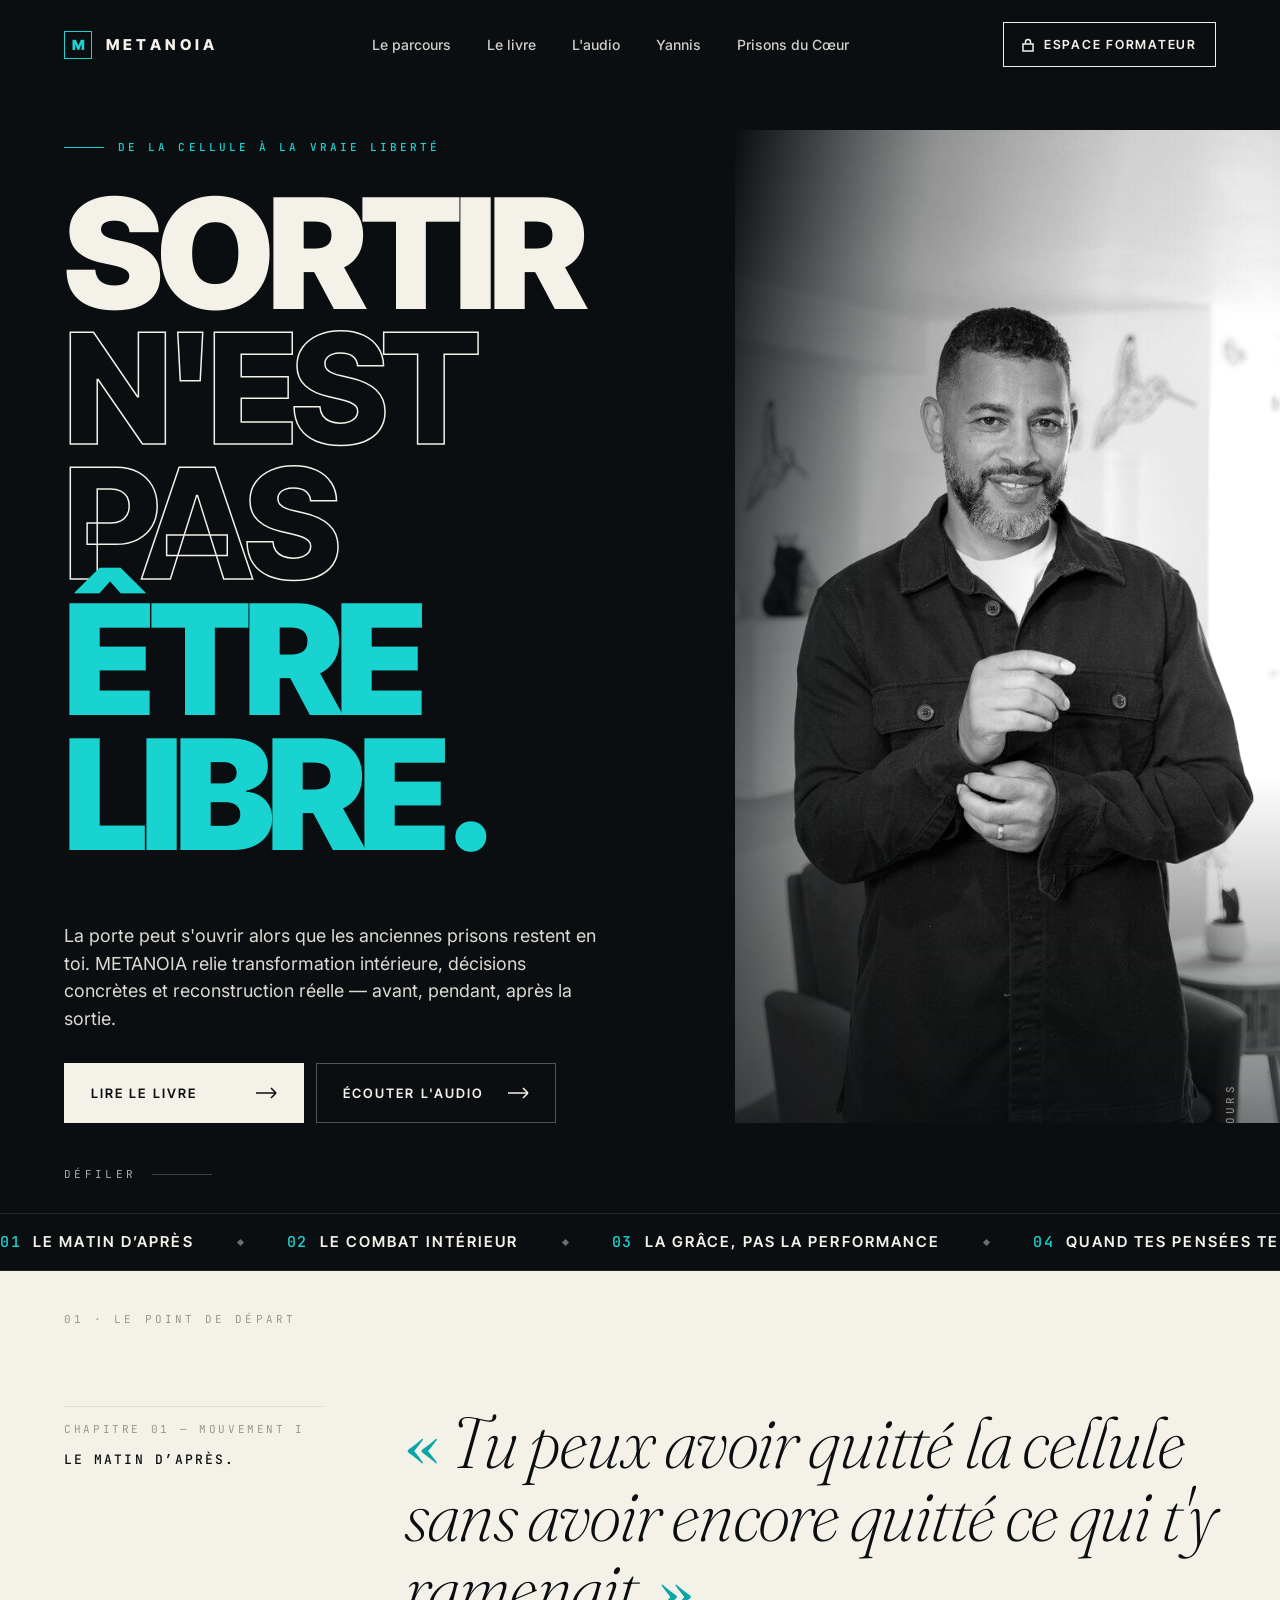
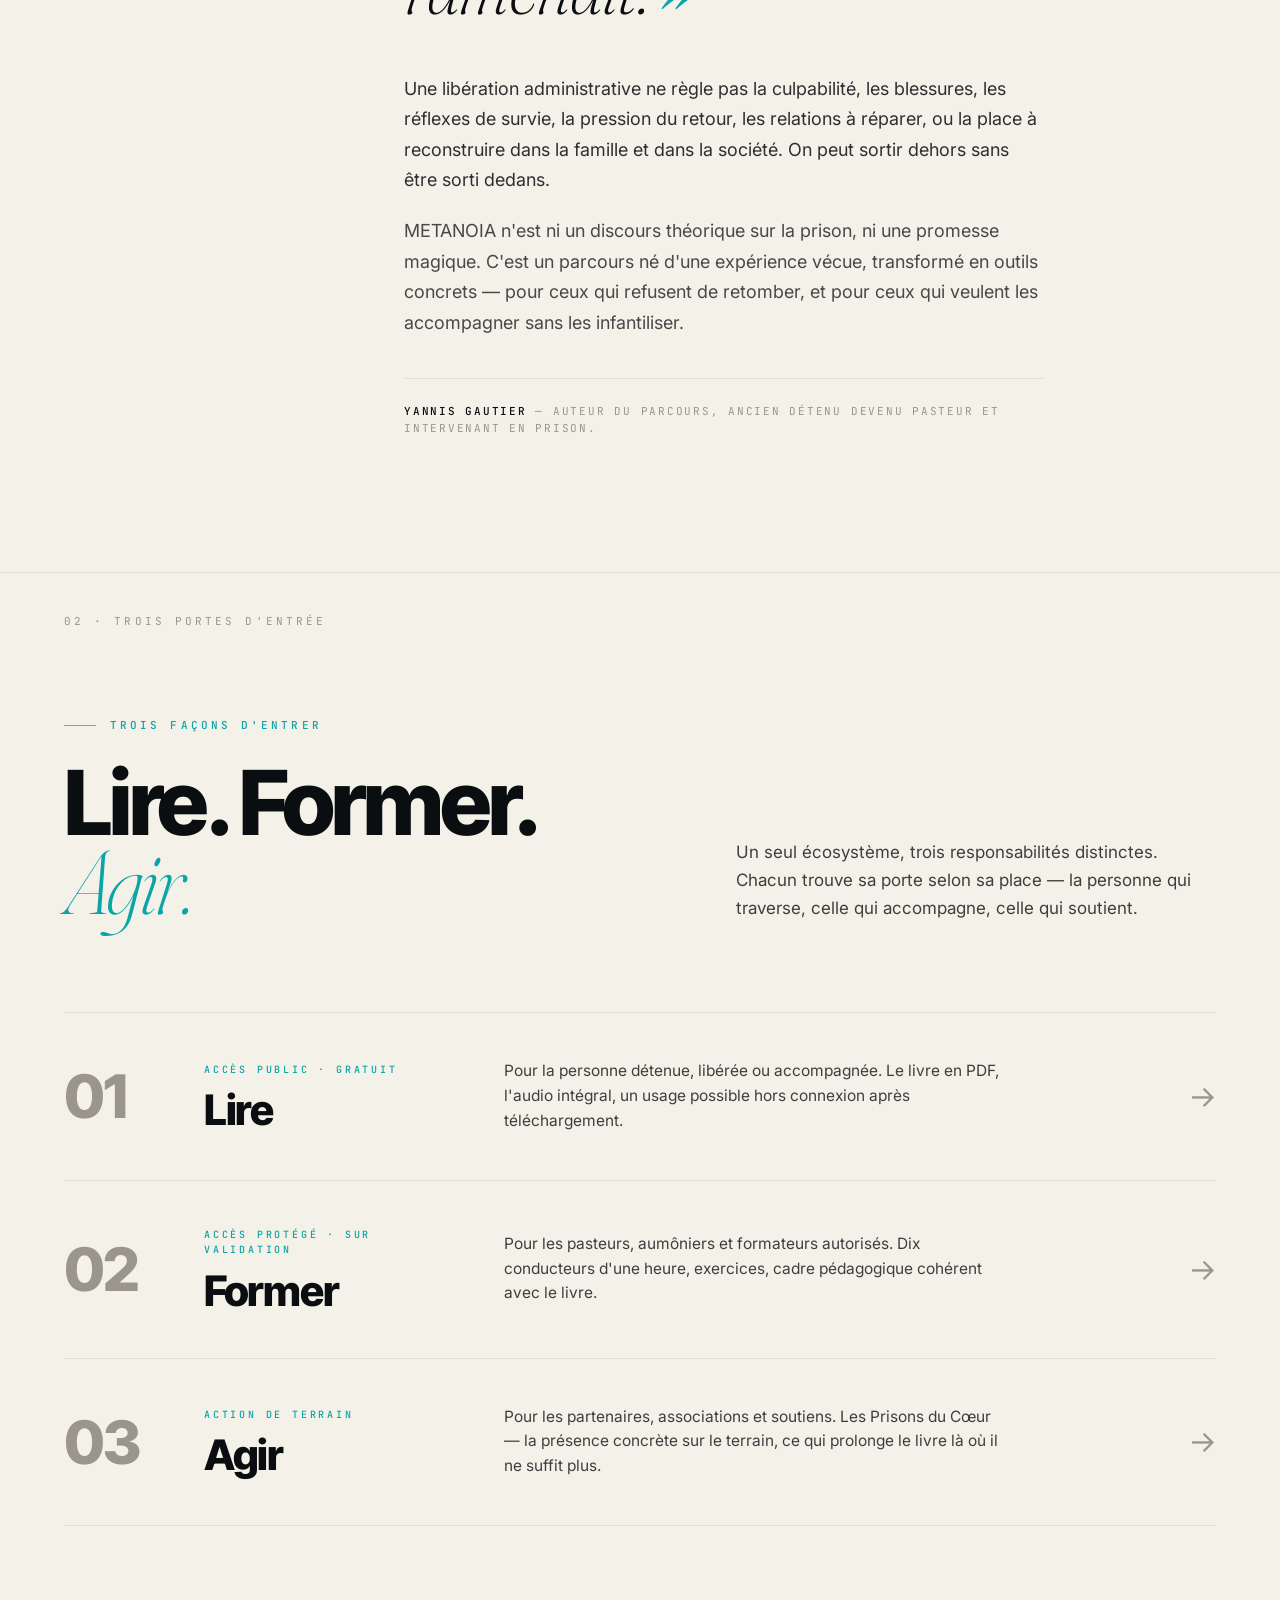
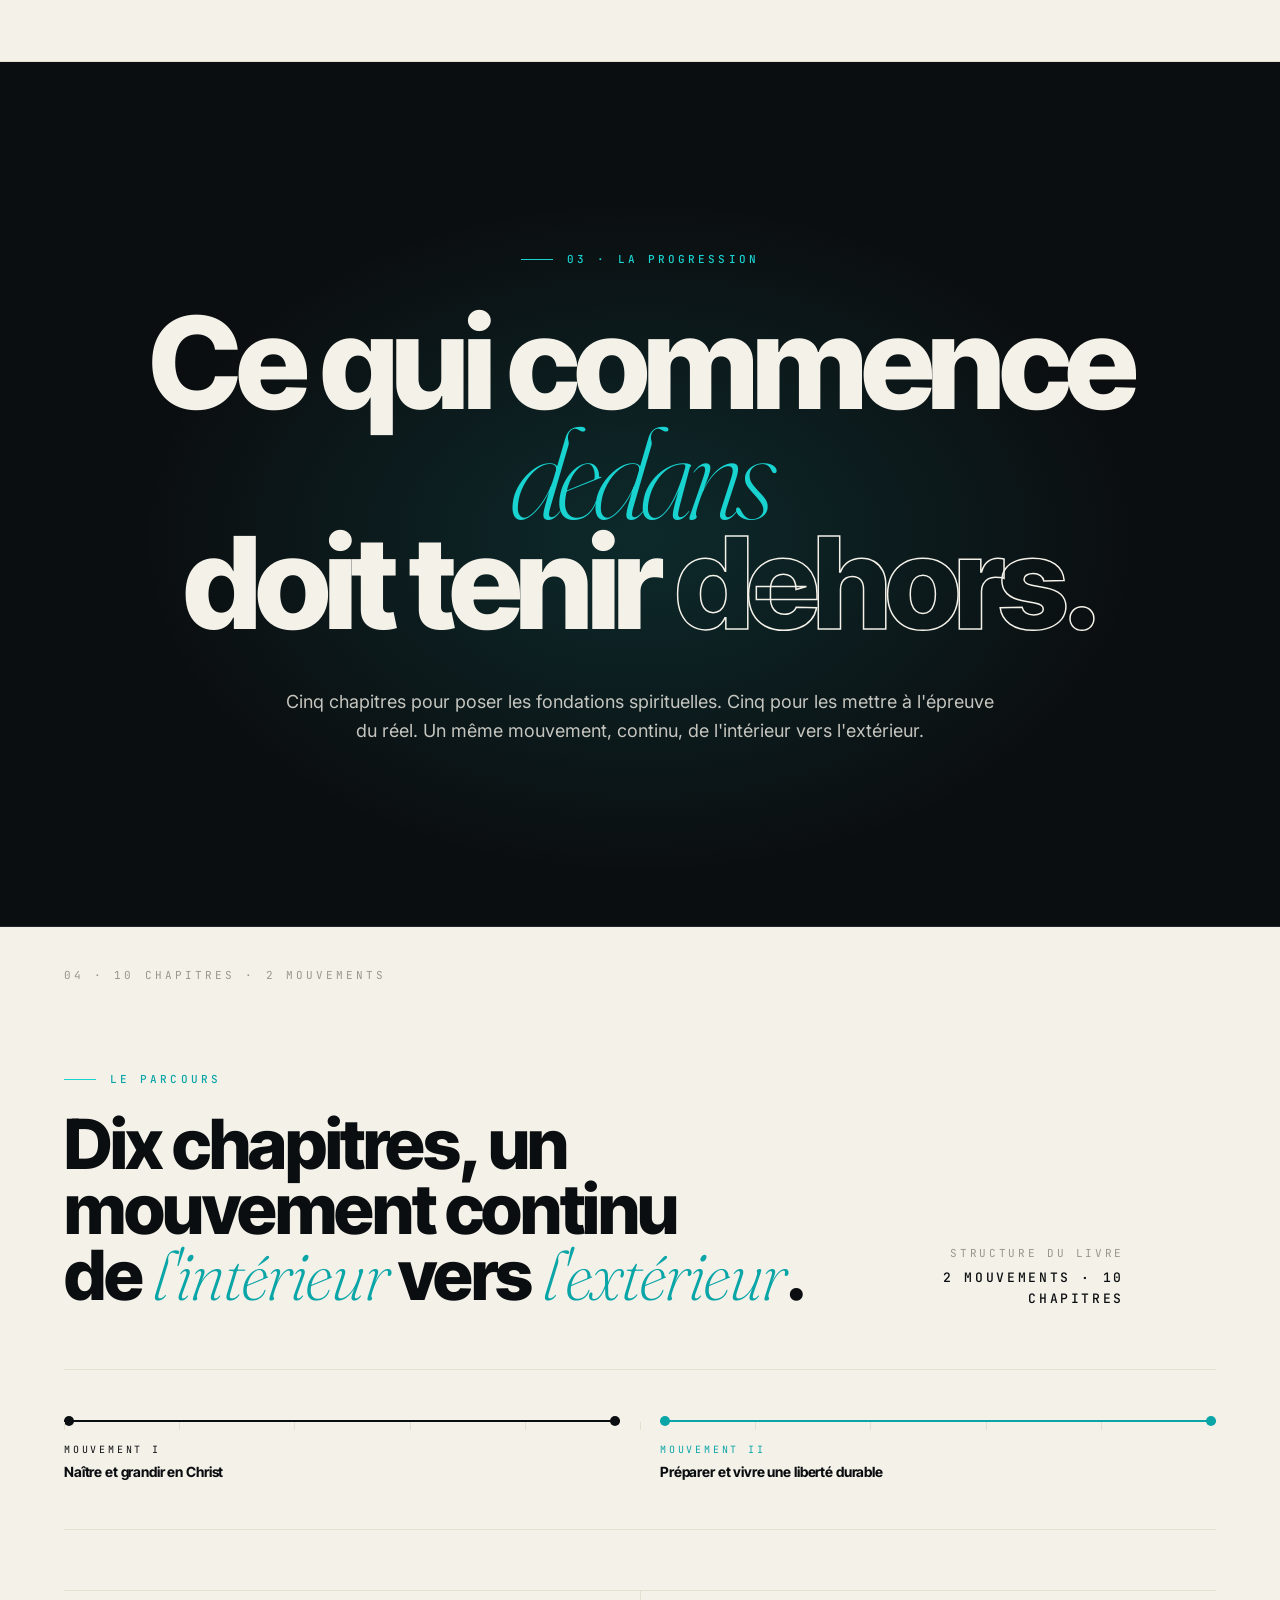
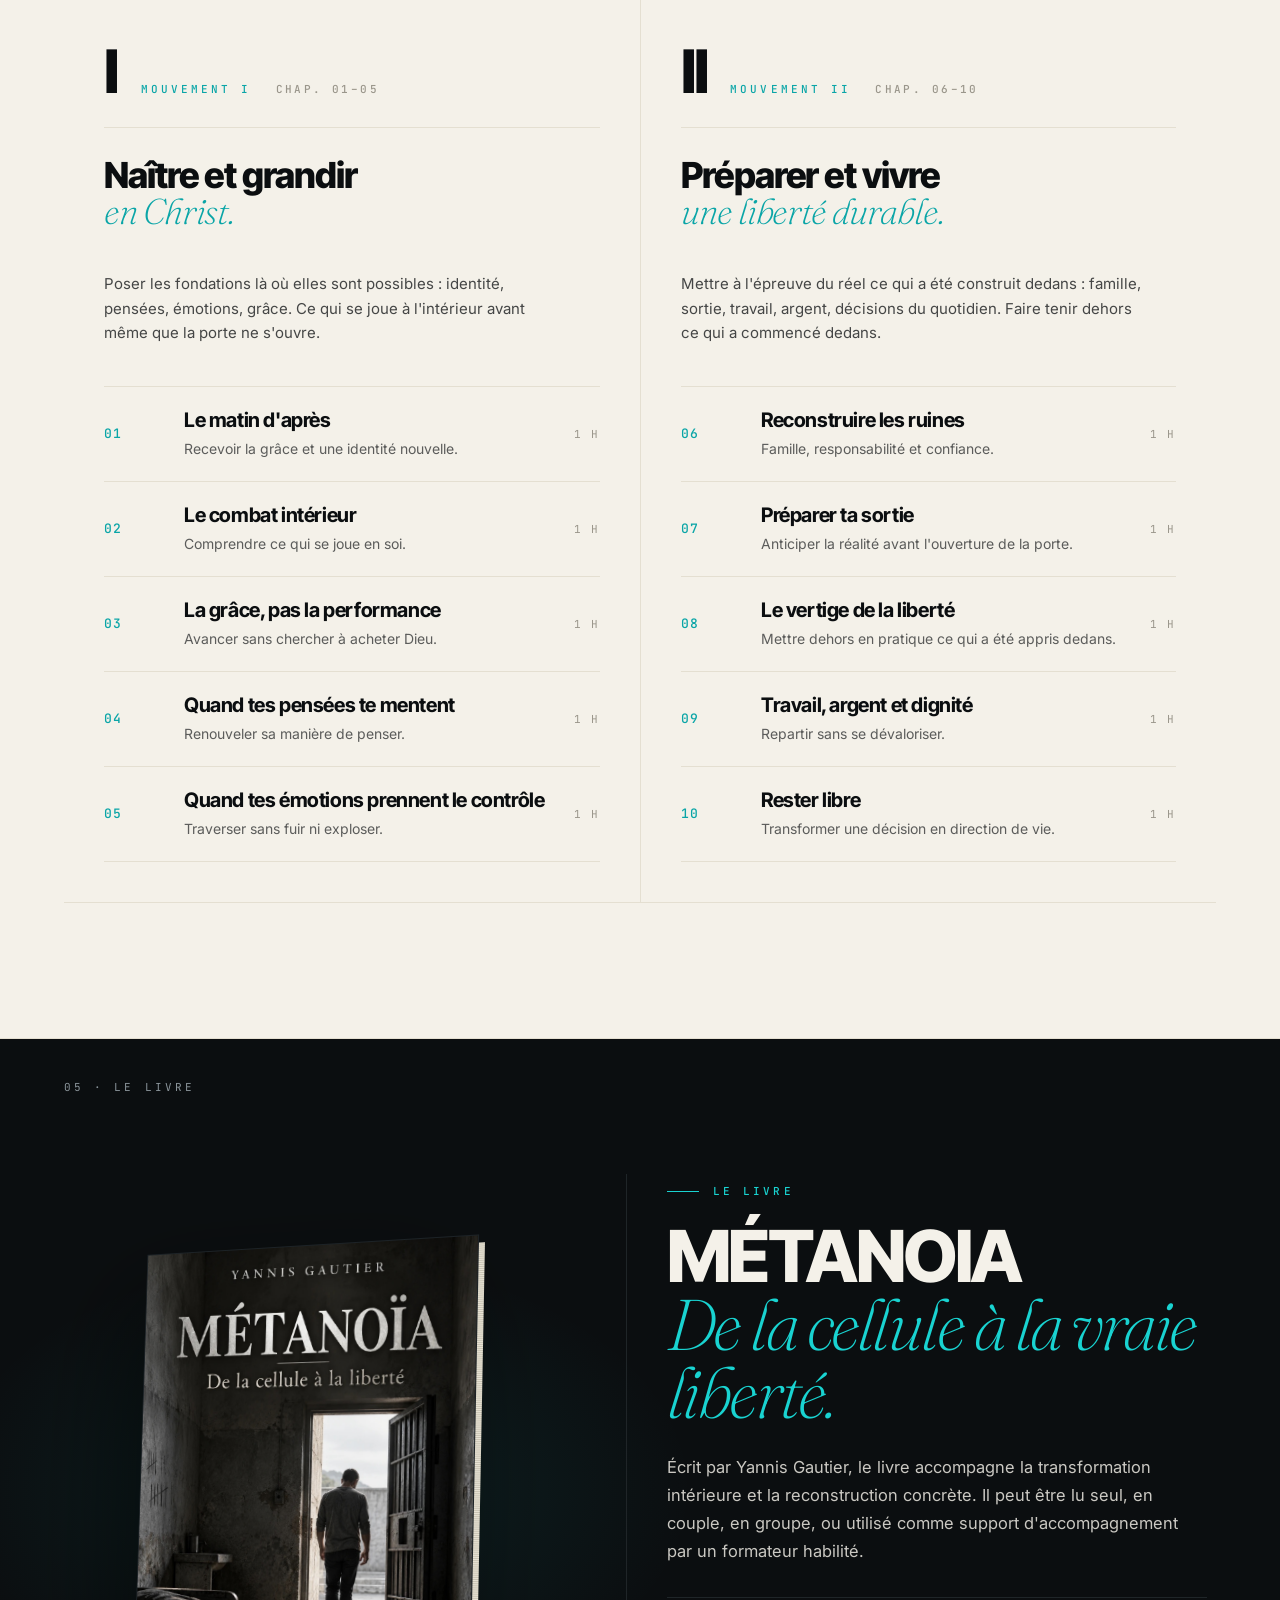
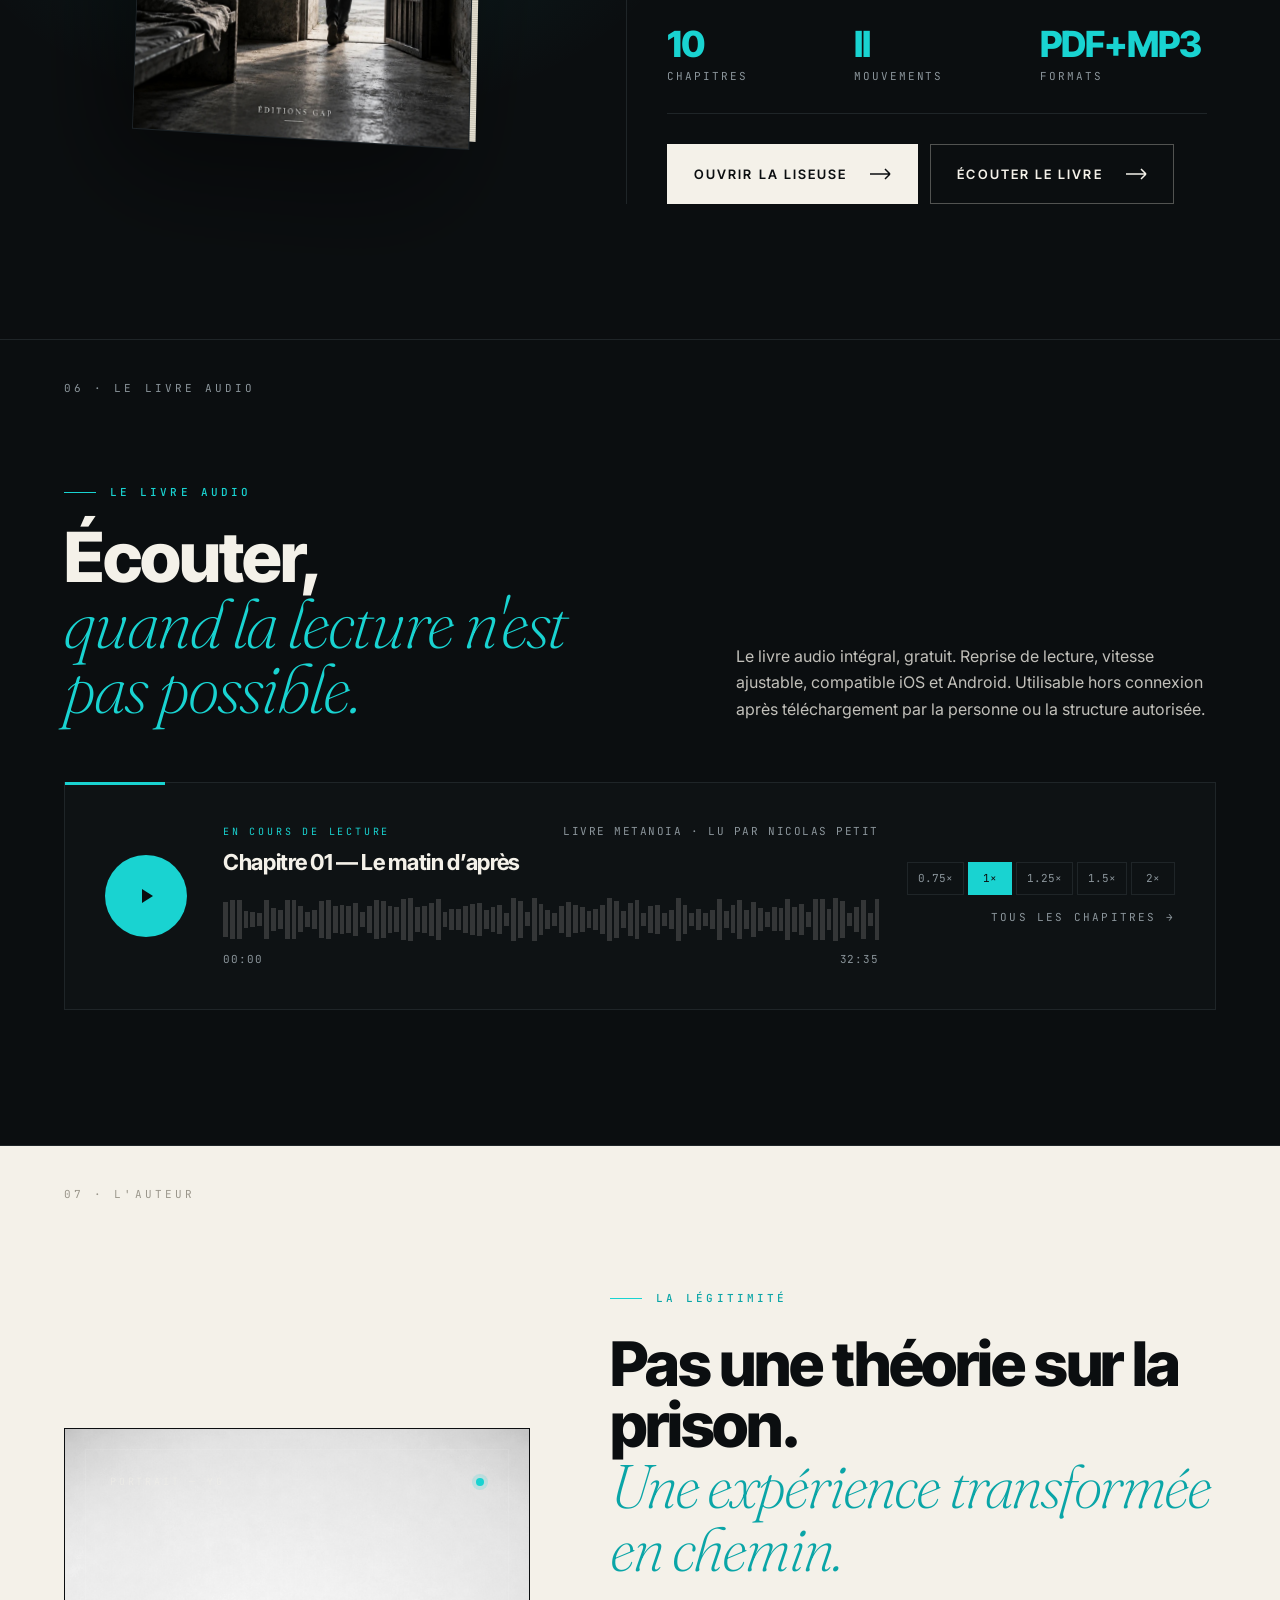
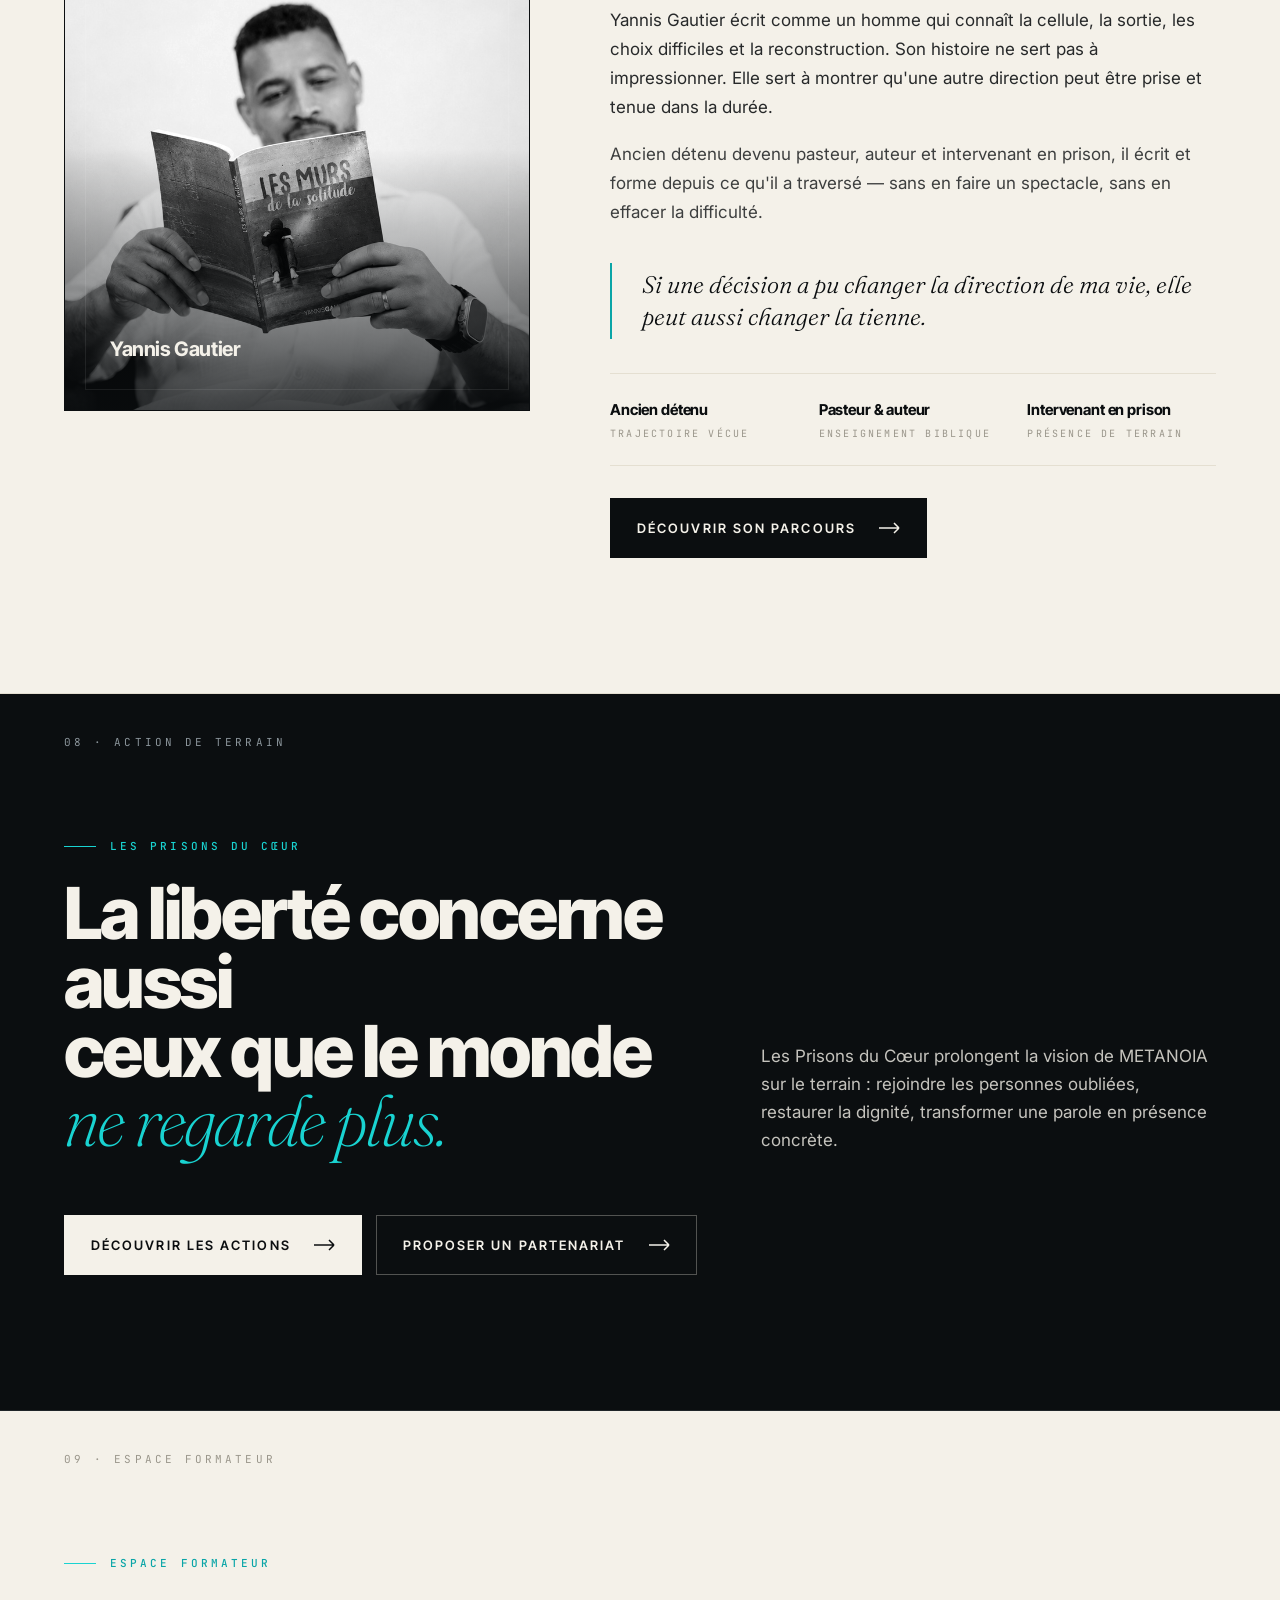
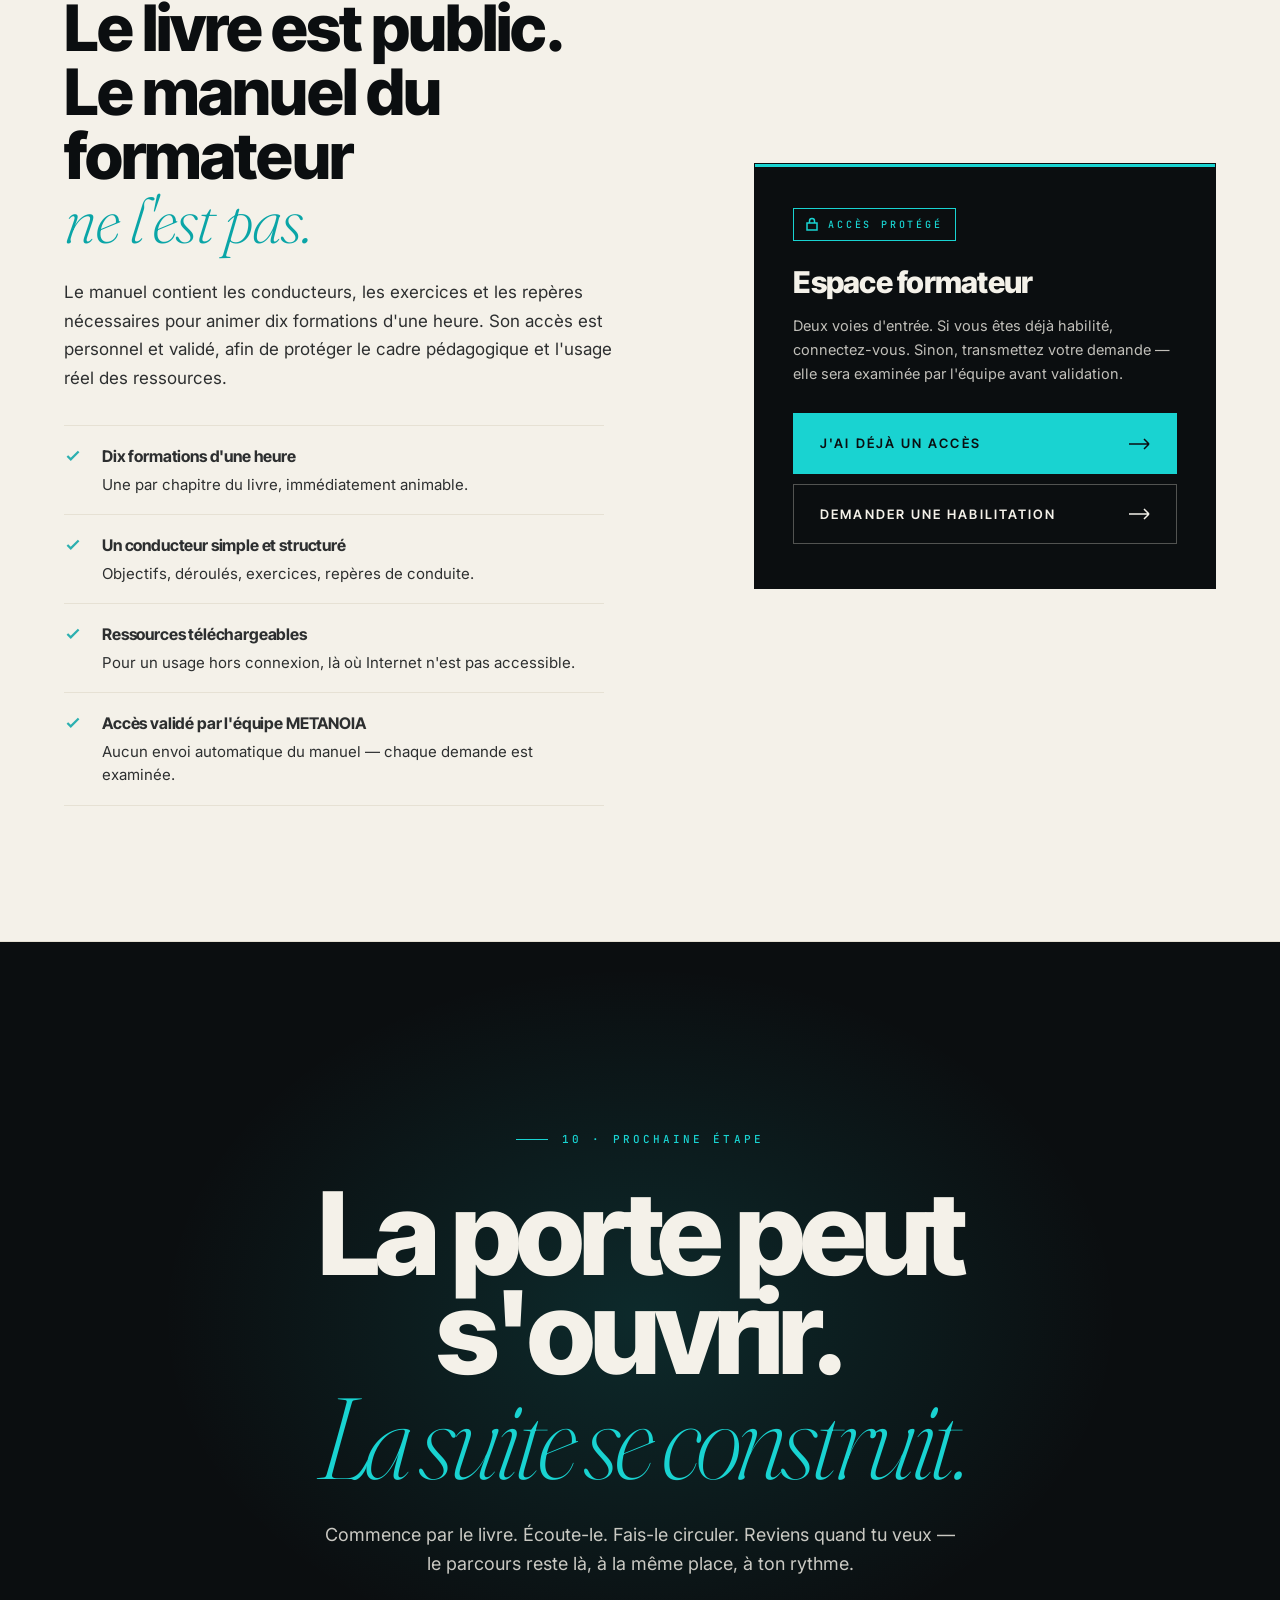
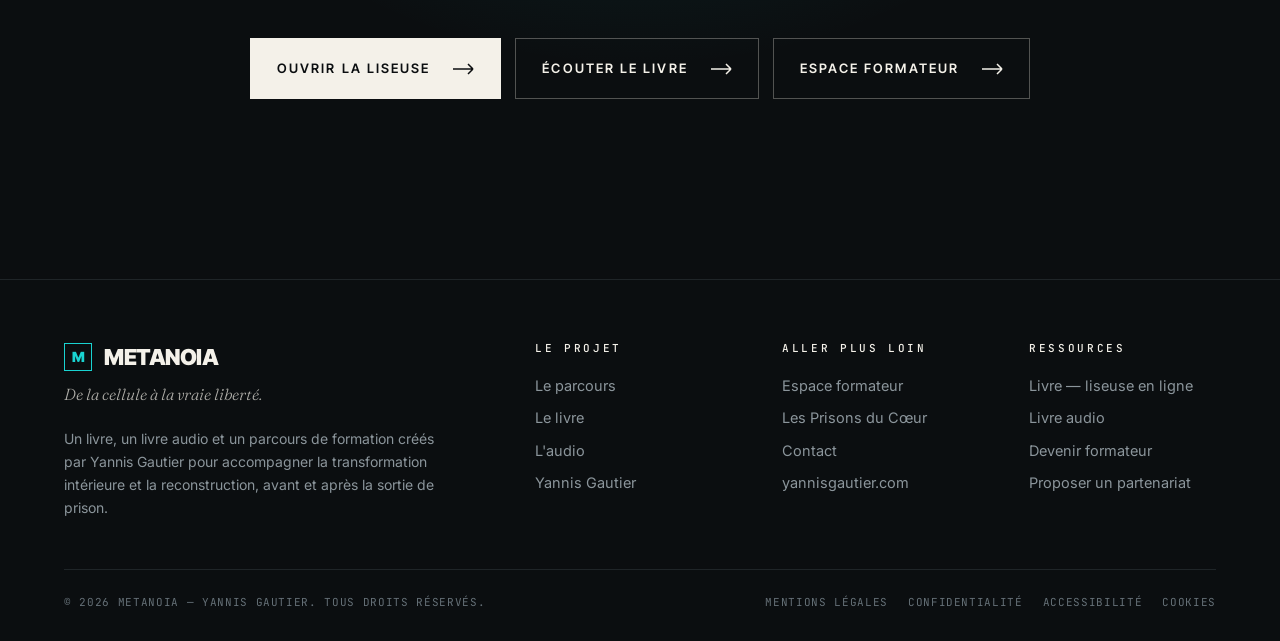
<file: index.html>
<!DOCTYPE html>
<html lang="fr">
<head>
<meta charset="UTF-8" />
<meta name="viewport" content="width=device-width, initial-scale=1.0" />
<meta name="robots" content="noindex, nofollow" />
<title>METANOIA — De la cellule à la vraie liberté | Yannis Gautier</title>
<meta name="description" content="Un livre et un parcours de formation pour accompagner la transformation intérieure, préparer la sortie de prison et construire une liberté durable." />
<meta name="author" content="Yannis Gautier" />
<meta property="og:title" content="METANOIA — De la cellule à la vraie liberté" />
<meta property="og:description" content="Un livre et un parcours créés par Yannis Gautier, ancien détenu devenu pasteur, auteur et intervenant en prison." />
<meta property="og:type" content="book" />
<meta property="og:locale" content="fr_FR" />
<link rel="preconnect" href="https://fonts.googleapis.com" />
<link rel="preconnect" href="https://fonts.gstatic.com" crossorigin />
<link href="https://fonts.googleapis.com/css2?family=Inter+Tight:wght@400;500;600;700;800;900&family=Inter:wght@300;400;500;600&family=Fraunces:ital,opsz,wght@0,9..144,200;0,9..144,300;0,9..144,400;1,9..144,200;1,9..144,300&family=JetBrains+Mono:wght@400;500&display=swap" rel="stylesheet" />
<link rel="icon" href="data:image/svg+xml,%3Csvg xmlns='http://www.w3.org/2000/svg' viewBox='0 0 32 32'%3E%3Crect width='32' height='32' fill='%230B0E10'/%3E%3Crect x='4' y='4' width='24' height='24' fill='none' stroke='%2319D3D1' stroke-width='2'/%3E%3Ctext x='50%25' y='63%25' font-family='sans-serif' font-weight='900' font-size='16' fill='%2319D3D1' text-anchor='middle'%3EM%3C/text%3E%3C/svg%3E" />
<style>
/* =============================================================
   METANOIA — Direction : alternance graphite / papier chaud
   Palette imposée par le brief (§ 6). Rythme éditorial documentaire.
   ============================================================= */
:root {
  --ink:        #0B0E10;
  --ink-2:      #0E1214;
  --ink-3:      #14181B;
  --ink-line:   #1F2528;

  --paper:      #F4F1E9;
  --paper-hi:   #FFFDF7;
  --paper-line: #E4DFD1;
  --paper-mute: #9A968B;

  --cyan:       #19D3D1;
  --cyan-deep:  #0AA5A7;
  --cyan-glow:  rgba(25,211,209,0.18);

  --grey:       #657077;
  --grey-2:     #8B959B;
  --amber:      #E88A3E;

  --sans:    'Inter', system-ui, -apple-system, sans-serif;
  --display: 'Inter Tight', 'Inter', system-ui, sans-serif;
  --serif:   'Fraunces', 'Times New Roman', serif;
  --mono:    'JetBrains Mono', ui-monospace, monospace;

  --pad-x: clamp(22px, 5vw, 96px);
  --max:   1520px;
  --ease:  cubic-bezier(.2,.7,.15,1);
}

* { box-sizing: border-box; margin: 0; padding: 0; }
html { scroll-behavior: smooth; -webkit-text-size-adjust: 100%; }
body {
  background: var(--ink);
  color: var(--paper);
  font-family: var(--sans);
  font-size: 16.5px;
  line-height: 1.55;
  -webkit-font-smoothing: antialiased;
  -moz-osx-font-smoothing: grayscale;
  overflow-x: hidden;
}
img, svg { display: block; max-width: 100%; height: auto; }
a { color: inherit; text-decoration: none; }
button { font: inherit; cursor: pointer; border: 0; background: transparent; color: inherit; }
::selection { background: var(--cyan); color: var(--ink); }
:focus-visible { outline: 2px solid var(--cyan); outline-offset: 3px; }

.wrap { max-width: var(--max); margin: 0 auto; padding: 0 var(--pad-x); position: relative; }

/* =============================================================
   THÈMES DE SECTION — inversion complète (fond, texte, filets)
   ============================================================= */
.theme-dark {
  background: var(--ink);
  color: var(--paper);
  --local-line: var(--ink-line);
  --local-mute: var(--grey-2);
  --local-fade: rgba(244,241,233,.72);
}
.theme-paper {
  background: var(--paper);
  color: var(--ink);
  --local-line: var(--paper-line);
  --local-mute: var(--paper-mute);
  --local-fade: rgba(11,14,16,.72);
}
.theme-paper-hi { background: var(--paper-hi); color: var(--ink);
  --local-line: var(--paper-line); --local-mute: var(--paper-mute); --local-fade: rgba(11,14,16,.72); }

/* =============================================================
   NAV — s'adapte à la section derrière elle
   ============================================================= */
.nav {
  position: fixed;
  inset: 0 0 auto 0;
  z-index: 100;
  padding: 22px var(--pad-x);
  display: flex;
  align-items: center;
  justify-content: space-between;
  gap: 40px;
  transition: background .3s var(--ease), color .3s var(--ease), border-color .3s var(--ease), padding .3s var(--ease);
}
.nav.is-top { background: transparent; }
.nav.is-scrolled {
  background: rgba(11,14,16,0.88);
  backdrop-filter: blur(16px);
  -webkit-backdrop-filter: blur(16px);
  padding-top: 14px;
  padding-bottom: 14px;
  border-bottom: 1px solid var(--ink-line);
}
.nav__brand {
  display: flex; align-items: center; gap: 14px;
  font-family: var(--display);
  font-weight: 800;
  font-size: 15px;
  letter-spacing: 0.28em;
  color: var(--paper);
}
.nav__brand .mark {
  width: 28px; height: 28px;
  border: 1.5px solid var(--cyan);
  color: var(--cyan);
  display: flex; align-items: center; justify-content: center;
  font-family: var(--display);
  font-weight: 900;
  font-size: 14px;
  letter-spacing: -0.02em;
}
.nav__links {
  display: flex; align-items: center; gap: 36px;
  font-size: 14px; font-weight: 500;
}
.nav__links a {
  color: var(--paper);
  opacity: .85;
  padding: 6px 0;
  transition: opacity .2s, color .2s;
  position: relative;
}
.nav__links a::after {
  content: "";
  position: absolute; left: 0; right: 100%; bottom: -1px;
  height: 1px; background: var(--cyan);
  transition: right .3s var(--ease);
}
.nav__links a:hover::after { right: 0; }
.nav__links a:hover { opacity: 1; }
.nav__cta {
  display: inline-flex; align-items: center; gap: 10px;
  font-family: var(--display);
  font-size: 12.5px;
  font-weight: 600;
  letter-spacing: 0.14em;
  text-transform: uppercase;
  padding: 12px 18px;
  border: 1px solid var(--paper);
  color: var(--paper);
  transition: background .2s, color .2s, border-color .2s;
}
.nav__cta:hover { background: var(--cyan); color: var(--ink); border-color: var(--cyan); }
.nav__cta svg { width: 12px; height: 14px; }

.nav__burger {
  display: none;
  width: 42px; height: 42px;
  border: 1px solid rgba(244,241,233,.3);
  align-items: center; justify-content: center;
  flex-direction: column; gap: 5px;
}
.nav__burger span { display: block; width: 18px; height: 1.5px; background: var(--paper); transition: transform .3s, opacity .3s; }
.nav.is-open .nav__burger span:nth-child(1) { transform: translateY(3.25px) rotate(45deg); }
.nav.is-open .nav__burger span:nth-child(2) { opacity: 0; }
.nav.is-open .nav__burger span:nth-child(3) { transform: translateY(-3.25px) rotate(-45deg); }

@media (max-width: 960px) {
  .nav__burger { display: flex; }
  .nav__links, .nav__cta {
    position: fixed; inset: 78px 0 auto 0;
    background: var(--ink);
    border-bottom: 1px solid var(--ink-line);
    padding: 40px var(--pad-x);
    flex-direction: column; align-items: flex-start;
    gap: 22px;
    font-size: 22px;
    transform: translateY(-120%);
    transition: transform .5s var(--ease);
  }
  .nav__cta { display: none; }
  .nav.is-open .nav__links { transform: translateY(0); }
  .nav__links { bottom: 0; overflow-y: auto; padding-bottom: 110px; } /* plein écran, place réservée au bouton */
  .nav.is-open .nav__cta {
    display: inline-flex;
    position: fixed;
    top: auto; bottom: 24px; left: var(--pad-x); right: var(--pad-x); /* ancré en bas : ne recouvre plus le dernier lien */
    padding: 16px;
    justify-content: center;
    font-size: 13px;
    transform: translateY(0);
    border-bottom: 0;
  }
}

/* =============================================================
   HERO — sombre, image à droite, typographie massive
   ============================================================= */
.hero {
  position: relative;
  min-height: 100vh;
  background: var(--ink);
  overflow: hidden;
  padding-top: 130px;
  padding-bottom: 90px;
}
.hero__grid {
  display: grid;
  grid-template-columns: 1.35fr 1fr;
  gap: 0;
  min-height: calc(100vh - 130px - 90px);
  align-items: stretch;
}
.hero__text {
  padding: 0 var(--pad-x);
  display: flex;
  flex-direction: column;
  justify-content: space-between;
  gap: 60px;
}
.hero__kicker {
  display: inline-flex; align-items: center; gap: 14px;
  font-family: var(--mono);
  font-size: 11px;
  font-weight: 500;
  letter-spacing: 0.28em;
  color: var(--cyan);
  text-transform: uppercase;
}
.hero__kicker::before {
  content: ""; width: 40px; height: 1px; background: var(--cyan);
}
.hero__title {
  margin-top: 30px;
  font-family: var(--display);
  font-weight: 900;
  font-size: clamp(64px, 12vw, 190px);
  line-height: 0.88;
  letter-spacing: -0.045em;
  color: var(--paper);
}
.hero__title .out {
  -webkit-text-stroke: 1.5px var(--paper);
  color: transparent;
  font-weight: 800;
}
.hero__title .cy { color: var(--cyan); }
.hero__title span { display: block; }
.hero__bottom {
  display: flex; flex-direction: column; gap: 30px;
}
.hero__lede {
  font-size: clamp(17px, 1.4vw, 20px);
  line-height: 1.55;
  color: var(--paper);
  opacity: .9;
  max-width: 540px;
}
.hero__actions { display: flex; gap: 12px; flex-wrap: wrap; }

.hero__image {
  position: relative;
  min-height: 100%;
  background: var(--ink-2);
  overflow: hidden;
}
.hero__image::before {
  content: "";
  position: absolute; inset: 0;
  background:
    radial-gradient(ellipse 55% 60% at 65% 45%, rgba(255,253,247,.10), transparent 65%),
    linear-gradient(120deg, var(--ink) 0%, transparent 40%),
    linear-gradient(135deg, #171B1E 0%, #0A0D10 100%);
}
.hero__image::after {
  content: "";
  position: absolute;
  left: 30%; right: 20%; top: 15%; bottom: 5%;
  background:
    radial-gradient(ellipse 40% 20% at 50% 22%, rgba(255,253,247,.10), transparent 60%),
    radial-gradient(ellipse 55% 40% at 50% 65%, rgba(255,253,247,.06), transparent 60%);
  filter: blur(1px);
}
.hero__image-label {
  position: absolute;
  bottom: 40px; right: 40px;
  transform: rotate(-90deg);
  transform-origin: right bottom;
  font-family: var(--mono);
  font-size: 11px;
  font-weight: 500;
  letter-spacing: 0.3em;
  color: var(--paper);
  opacity: .5;
  text-transform: uppercase;
  z-index: 2;
}
.hero__image-tag {
  position: absolute;
  top: 30px; left: 30px;
  font-family: var(--mono);
  font-size: 10px;
  letter-spacing: 0.3em;
  color: var(--grey-2);
  text-transform: uppercase;
  z-index: 2;
  display: flex; align-items: center; gap: 10px;
}
.hero__image-tag .live { width: 6px; height: 6px; background: var(--cyan); border-radius: 50%; box-shadow: 0 0 0 4px var(--cyan-glow); }

.hero__scroll {
  position: absolute;
  bottom: 30px; left: var(--pad-x);
  z-index: 3;
  display: flex; align-items: center; gap: 16px;
  font-family: var(--mono);
  font-size: 11px;
  letter-spacing: 0.3em;
  color: var(--paper);
  opacity: .7;
  text-transform: uppercase;
}
.hero__scroll .l { width: 60px; height: 1px; background: rgba(244,241,233,.3); position: relative; overflow: hidden; }
.hero__scroll .l::after {
  content: ""; position: absolute; inset: 0; background: var(--cyan);
  transform: translateX(-100%);
  animation: sweep 2.8s var(--ease) infinite;
}
@keyframes sweep { 0% { transform: translateX(-100%); } 60%, 100% { transform: translateX(100%); } }

@media (max-width: 960px) {
  .hero__grid { grid-template-columns: 1fr; gap: 40px; }
  .hero__image { min-height: 380px; }
  .hero__image-label { display: none; }
  .hero__scroll { display: none; }
}

/* =============================================================
   MARQUEE — bande cyan pleine, mots-clés du parcours
   ============================================================= */
.marquee {
  background: var(--ink);
  color: var(--paper);
  padding: 16px 0;
  overflow: hidden;
  position: relative;
  border-top: 1px solid var(--ink-line);
  border-bottom: 1px solid var(--ink-line);
}
.marquee__track {
  display: flex;
  width: max-content;
  white-space: nowrap;
  animation: mv 90s linear infinite;
  font-family: var(--display);
  font-weight: 600;
  font-size: 15px;
  letter-spacing: 0.14em;
  text-transform: uppercase;
  align-items: center;
}
.marquee__track > span { display: inline-flex; align-items: center; gap: 44px; padding-right: 44px; }
.marquee__track i { font-style: normal; }
.marquee__track b { font-family: var(--mono); font-weight: 500; color: var(--cyan); letter-spacing: .1em; margin-right: 12px; }
.marquee__track .sep {
  display: inline-block;
  width: 5px; height: 5px;
  transform: rotate(45deg);
  background: var(--grey);
}
.marquee:hover .marquee__track { animation-play-state: paused; }
@keyframes mv { to { transform: translateX(-50%); } }
@media (prefers-reduced-motion: reduce) { .marquee__track { animation: none; } }

/* =============================================================
   BUTTONS
   ============================================================= */
.btn {
  display: inline-flex; align-items: center; justify-content: space-between;
  gap: 22px;
  padding: 19px 26px;
  font-family: var(--display);
  font-weight: 600;
  font-size: 13px;
  letter-spacing: 0.16em;
  text-transform: uppercase;
  border: 1px solid;
  transition: transform .3s var(--ease), background .3s var(--ease), color .3s var(--ease), border-color .3s var(--ease);
  min-width: 240px;
}
.btn__arrow { width: 22px; height: 12px; flex-shrink: 0; transition: transform .3s var(--ease); }
.btn:hover .btn__arrow { transform: translateX(6px); }
.btn--primary { background: var(--paper); color: var(--ink); border-color: var(--paper); }
.btn--primary:hover { background: var(--cyan); border-color: var(--cyan); }
.btn--ghost { background: transparent; color: var(--paper); border-color: rgba(244,241,233,.3); }
.btn--ghost:hover { border-color: var(--cyan); color: var(--cyan); }
.theme-paper .btn--primary { background: var(--ink); color: var(--paper); border-color: var(--ink); }
.theme-paper .btn--primary:hover { background: var(--cyan); border-color: var(--cyan); color: var(--ink); }
.theme-paper .btn--ghost { color: var(--ink); border-color: rgba(11,14,16,.2); }
.theme-paper .btn--ghost:hover { border-color: var(--cyan); color: var(--cyan-deep); }
.theme-paper .btn--dark { background: var(--ink); color: var(--paper); border-color: var(--ink); }
.theme-paper .btn--dark:hover { background: var(--cyan); color: var(--ink); border-color: var(--cyan); }

/* =============================================================
   Common — eyebrow, titles
   ============================================================= */
.eyebrow {
  display: inline-flex; align-items: center; gap: 14px;
  font-family: var(--mono);
  font-size: 11px;
  font-weight: 500;
  letter-spacing: 0.28em;
  text-transform: uppercase;
  color: var(--cyan);
}
.eyebrow::before { content: ""; width: 32px; height: 1px; background: var(--cyan); }

.section-tag {
  position: absolute;
  top: 40px; left: var(--pad-x);
  font-family: var(--mono);
  font-size: 11px;
  letter-spacing: 0.28em;
  text-transform: uppercase;
  color: var(--local-mute);
  z-index: 2;
}

/* =============================================================
   TENSION — PAPIER, gros pull-quote éditorial
   ============================================================= */
.tension {
  padding: clamp(110px, 15vh, 180px) 0;
  border-bottom: 1px solid var(--paper-line);
  position: relative;
}
.tension__inner {
  display: grid;
  grid-template-columns: 260px 1fr;
  gap: 80px;
  align-items: flex-start;
}
.tension__left {
  position: sticky; top: 100px;
}
.tension__num {
  font-family: var(--mono);
  font-size: 11px;
  letter-spacing: 0.24em;
  color: var(--paper-mute);
  text-transform: uppercase;
  padding-top: 14px;
  border-top: 1px solid var(--paper-line);
}
.tension__num b {
  display: block; margin-top: 12px;
  color: var(--ink);
  font-weight: 500;
  font-size: 13px;
  letter-spacing: 0.16em;
}
.tension__quote {
  font-family: var(--serif);
  font-weight: 200;
  font-style: italic;
  font-size: clamp(38px, 5.6vw, 88px);
  line-height: 1.02;
  letter-spacing: -0.025em;
  color: var(--ink);
  max-width: 1000px;
}
.tension__quote::before, .tension__quote::after {
  color: var(--cyan-deep);
  font-style: normal;
  font-weight: 400;
}
.tension__quote::before { content: "« "; }
.tension__quote::after { content: " »"; }
.tension__text {
  margin-top: 48px;
  font-size: 18px;
  line-height: 1.7;
  color: var(--ink);
  opacity: .85;
  max-width: 640px;
}
.tension__text + .tension__text { margin-top: 20px; opacity: .74; }
.tension__sig {
  margin-top: 40px;
  padding-top: 24px;
  border-top: 1px solid var(--paper-line);
  font-family: var(--mono);
  font-size: 11px;
  letter-spacing: 0.16em;
  color: var(--paper-mute);
  text-transform: uppercase;
  max-width: 640px;
}
.tension__sig b { color: var(--ink); font-weight: 500; }

@media (max-width: 900px) {
  .tension__inner { grid-template-columns: 1fr; gap: 30px; }
  .tension__left { position: static; }
}

/* =============================================================
   DOORS — Lire / Former / Agir, sur PAPIER
   ============================================================= */
.doors {
  padding: clamp(110px, 15vh, 180px) 0;
  border-bottom: 1px solid var(--paper-line);
  position: relative;
}
.doors__head {
  display: grid;
  grid-template-columns: 1fr 1.3fr;
  gap: 60px;
  align-items: end;
  margin-bottom: 90px;
}
.doors__title {
  margin-top: 30px;
  font-family: var(--display);
  font-weight: 800;
  font-size: clamp(48px, 7vw, 108px);
  line-height: 0.88;
  letter-spacing: -0.04em;
  color: var(--ink);
}
.doors__title em {
  font-family: var(--serif);
  font-weight: 200;
  font-style: italic;
  color: var(--cyan-deep);
}
.doors__intro {
  font-size: 17px;
  line-height: 1.65;
  color: var(--ink);
  opacity: .78;
  max-width: 480px;
  justify-self: end;
}
.door-list { display: flex; flex-direction: column; }
.door {
  padding: 46px 0;
  border-top: 1px solid var(--paper-line);
  display: grid;
  grid-template-columns: 100px 260px 1fr auto;
  gap: 40px;
  align-items: center;
  position: relative;
  transition: padding .3s var(--ease);
}
.door:last-child { border-bottom: 1px solid var(--paper-line); }
.door::before {
  content: "";
  position: absolute; left: 0; right: 0; top: 0;
  height: 1px;
  background: var(--ink);
  transform: scaleX(0);
  transform-origin: left;
  transition: transform .5s var(--ease);
}
.door:hover::before { transform: scaleX(1); }
.door:hover .door__num { color: var(--ink); }
.door:hover .door__name { color: var(--cyan-deep); }
.door:hover .door__arrow { transform: translateX(10px); color: var(--cyan-deep); }
.door__num {
  font-family: var(--display);
  font-weight: 800;
  font-size: 60px;
  letter-spacing: -0.04em;
  color: var(--paper-mute);
  transition: color .3s;
  line-height: 1;
}
.door__meta { display: flex; flex-direction: column; gap: 12px; }
.door__tag {
  font-family: var(--mono);
  font-size: 10px;
  font-weight: 500;
  letter-spacing: 0.28em;
  text-transform: uppercase;
  color: var(--cyan-deep);
}
.door__name {
  font-family: var(--display);
  font-weight: 800;
  font-size: 42px;
  line-height: 1;
  letter-spacing: -0.03em;
  color: var(--ink);
  transition: color .3s;
}
.door__desc {
  font-size: 15.5px;
  line-height: 1.6;
  color: var(--ink);
  opacity: .78;
  max-width: 500px;
}
.door__arrow {
  font-family: var(--display);
  font-size: 30px;
  color: var(--paper-mute);
  transition: transform .3s, color .3s;
}

@media (max-width: 960px) {
  .doors__head { grid-template-columns: 1fr; gap: 24px; margin-bottom: 60px; }
  .doors__intro { justify-self: start; }
  .door { grid-template-columns: 70px 1fr auto; grid-template-rows: auto auto; gap: 20px; padding: 34px 0; }
  .door__num { font-size: 36px; }
  .door__name { font-size: 26px; }
  .door__meta { grid-column: 2 / 3; }
  .door__desc { grid-column: 1 / -1; max-width: none; }
  .door__arrow { grid-column: 3; grid-row: 1; }
}

/* =============================================================
   MANIFESTE — SOMBRE, plein écran, statement
   ============================================================= */
.manifest {
  padding: clamp(130px, 20vh, 240px) 0;
  border-bottom: 1px solid var(--ink-line);
  position: relative;
  background:
    radial-gradient(ellipse 60% 60% at 50% 55%, rgba(25,211,209,0.14), transparent 65%),
    var(--ink);
  text-align: center;
  overflow: hidden;
}
.manifest__eyebrow { justify-content: center; margin-bottom: 40px; }
.manifest__title {
  font-family: var(--display);
  font-weight: 800;
  font-size: clamp(56px, 10vw, 160px);
  line-height: 0.86;
  letter-spacing: -0.05em;
  color: var(--paper);
}
.manifest__title em {
  font-family: var(--serif);
  font-weight: 200;
  font-style: italic;
  color: var(--cyan);
}
.manifest__title .out {
  -webkit-text-stroke: 1.5px var(--paper);
  color: transparent;
}
.manifest__sub {
  margin-top: 50px;
  font-size: 18px;
  line-height: 1.6;
  color: var(--paper);
  opacity: .8;
  max-width: 720px;
  margin-inline: auto;
}

/* =============================================================
   PROGRESSION — 2 mouvements / 10 chapitres, PAPIER
   ============================================================= */
.progression {
  padding: clamp(110px, 15vh, 180px) 0;
  border-bottom: 1px solid var(--paper-line);
  position: relative;
}
.progression__head {
  display: grid;
  grid-template-columns: auto 1fr auto;
  gap: 40px;
  align-items: end;
  margin-bottom: 60px;
}
.progression__title {
  margin-top: 24px;
  font-family: var(--display);
  font-weight: 800;
  font-size: clamp(40px, 5.4vw, 74px);
  line-height: 0.95;
  letter-spacing: -0.035em;
  color: var(--ink);
  max-width: 820px;
}
.progression__title em {
  font-family: var(--serif);
  font-weight: 200;
  font-style: italic;
  color: var(--cyan-deep);
}
.progression__meta {
  font-family: var(--mono);
  font-size: 11px;
  letter-spacing: 0.24em;
  color: var(--paper-mute);
  text-transform: uppercase;
  text-align: right;
  max-width: 200px;
}
.progression__meta b { display: block; margin-top: 6px; color: var(--ink); font-weight: 500; font-size: 13px; }

/* Timeline visuelle */
.timeline {
  padding: 26px 0 46px;
  border-top: 1px solid var(--paper-line);
  border-bottom: 1px solid var(--paper-line);
  margin-bottom: 60px;
  position: relative;
}
.timeline__scale {
  display: grid;
  grid-template-columns: 1fr 1fr;
  gap: 40px;
  padding-top: 24px;
  position: relative;
}
.timeline__act { position: relative; padding-top: 20px; border-top: 2px solid var(--ink); }
.timeline__act:nth-child(2) { border-top-color: var(--cyan-deep); }
.timeline__act::before, .timeline__act::after {
  content: ""; position: absolute; top: -6px;
  width: 10px; height: 10px; border-radius: 50%; background: var(--ink);
}
.timeline__act:nth-child(2)::before, .timeline__act:nth-child(2)::after { background: var(--cyan-deep); }
.timeline__act::before { left: 0; }
.timeline__act::after { right: 0; }
.timeline__act-lbl {
  font-family: var(--mono);
  font-size: 10px;
  letter-spacing: 0.28em;
  color: var(--ink);
  text-transform: uppercase;
}
.timeline__act:nth-child(2) .timeline__act-lbl { color: var(--cyan-deep); }
.timeline__act-name {
  margin-top: 4px;
  font-family: var(--display);
  font-weight: 700;
  font-size: 14px;
  color: var(--ink);
  letter-spacing: -0.01em;
}
.timeline__ticks {
  position: absolute;
  top: 26px; left: 0; right: 0;
  display: grid;
  grid-template-columns: repeat(10, 1fr);
  pointer-events: none;
}
.timeline__ticks span {
  height: 8px;
  border-left: 1px solid var(--paper-line);
}

.acts {
  display: grid;
  grid-template-columns: 1fr 1fr;
  border-top: 1px solid var(--paper-line);
  border-bottom: 1px solid var(--paper-line);
}
.act { padding: 50px 40px 40px; position: relative; }
.act + .act { border-left: 1px solid var(--paper-line); }
.act__badge {
  display: flex; align-items: baseline; gap: 24px;
  padding-bottom: 26px;
  border-bottom: 1px solid var(--paper-line);
  font-family: var(--mono);
  font-size: 11px;
  font-weight: 500;
  letter-spacing: 0.28em;
  text-transform: uppercase;
  color: var(--cyan-deep);
}
.act__badge .num {
  font-family: var(--display);
  font-size: 60px;
  font-weight: 800;
  color: var(--ink);
  letter-spacing: -0.04em;
  line-height: 1;
}
.act__badge .range { color: var(--paper-mute); letter-spacing: 0.22em; }
.act__name {
  margin-top: 30px;
  font-family: var(--display);
  font-weight: 800;
  font-size: clamp(28px, 2.8vw, 40px);
  line-height: 1;
  letter-spacing: -0.03em;
  color: var(--ink);
  min-height: 96px;
}
.act__name em {
  font-family: var(--serif);
  font-weight: 200;
  font-style: italic;
  color: var(--cyan-deep);
}
.act__desc {
  margin-top: 18px;
  font-size: 15px;
  line-height: 1.65;
  color: var(--ink);
  opacity: .75;
  max-width: 460px;
}
.act__chapters { margin-top: 40px; }
.chapter {
  display: grid;
  grid-template-columns: 56px 1fr auto;
  gap: 24px;
  padding: 22px 0;
  border-top: 1px solid var(--paper-line);
  align-items: center;
  transition: padding .3s var(--ease);
}
.chapter:hover { padding-left: 8px; padding-right: 8px; background: rgba(25,211,209,0.05); }
.chapter:hover .chapter__name { color: var(--cyan-deep); }
.chapter:last-child { border-bottom: 1px solid var(--paper-line); }
.chapter__num {
  font-family: var(--mono);
  font-weight: 500;
  font-size: 13px;
  letter-spacing: 0.08em;
  color: var(--cyan-deep);
}
.chapter__body { min-width: 0; }
.chapter__name {
  font-family: var(--display);
  font-weight: 700;
  font-size: 20px;
  line-height: 1.15;
  letter-spacing: -0.02em;
  color: var(--ink);
  transition: color .3s;
}
.chapter__obj {
  margin-top: 6px;
  font-size: 14px;
  line-height: 1.5;
  color: var(--ink);
  opacity: .65;
}
.chapter__dur {
  font-family: var(--mono);
  font-size: 11px;
  letter-spacing: 0.14em;
  color: var(--paper-mute);
  text-transform: uppercase;
}

@media (max-width: 960px) {
  .progression__head { grid-template-columns: 1fr; gap: 24px; margin-bottom: 40px; }
  .progression__meta { text-align: left; }
  .acts { grid-template-columns: 1fr; }
  .act + .act { border-left: 0; border-top: 1px solid var(--paper-line); }
  .act__name { min-height: unset; }
  .timeline__scale { grid-template-columns: 1fr; gap: 40px; }
}

/* =============================================================
   LIVRE — SOMBRE, couverture 3D à gauche
   ============================================================= */
.book {
  padding: clamp(110px, 15vh, 180px) 0;
  border-bottom: 1px solid var(--ink-line);
  background:
    radial-gradient(ellipse 45% 40% at 25% 50%, rgba(25,211,209,0.10), transparent 65%),
    var(--ink);
  position: relative;
}
.book__grid {
  display: grid;
  grid-template-columns: 1fr 1.25fr;
  gap: 90px;
  align-items: center;
}
.book__stage {
  position: relative;
  perspective: 1600px;
  display: flex; align-items: center; justify-content: center;
  min-height: 560px;
}
.book__3d {
  position: relative;
  width: min(360px, 80%);
  aspect-ratio: 2/3;
  transform-style: preserve-3d;
  transform: rotateY(-22deg) rotateX(4deg);
  transition: transform .8s var(--ease);
  filter: drop-shadow(-30px 40px 60px rgba(0,0,0,.5));
}
.book__stage:hover .book__3d { transform: rotateY(-12deg) rotateX(2deg); }
.book__face {
  position: absolute; inset: 0;
  background: linear-gradient(135deg, #14191D 0%, #0A0D0F 100%);
  padding: 42px 34px;
  display: flex; flex-direction: column; justify-content: space-between;
  border: 1px solid #1c2226;
  overflow: hidden;
}
.book__face::before {
  content: ""; position: absolute;
  top: 0; bottom: 0; left: 14px; width: 1px;
  background: rgba(255,255,255,.05);
}
.book__face::after {
  content: ""; position: absolute;
  right: 60px; top: 44%;
  width: 130px; height: 130px;
  background: radial-gradient(circle at 35% 30%, #F2A15A, #8C3A0E 75%, #4A1D06);
  border-radius: 50%;
  box-shadow: 0 10px 40px rgba(232,138,62,.35);
}
.book__face-top {
  font-family: var(--mono);
  font-size: 10px;
  letter-spacing: 0.32em;
  color: var(--cyan);
  text-transform: uppercase;
  position: relative; z-index: 2;
}
.book__face-mid { position: relative; z-index: 2; }
.book__face-title {
  font-family: var(--display);
  font-weight: 900;
  font-size: clamp(46px, 4.4vw, 62px);
  line-height: 0.82;
  letter-spacing: -0.05em;
  color: var(--paper);
}
.book__face-sub {
  margin-top: 14px;
  font-family: var(--serif);
  font-style: italic;
  font-weight: 300;
  font-size: 16px;
  line-height: 1.2;
  color: var(--paper);
  opacity: .8;
}
.book__face-bot {
  position: relative; z-index: 2;
  border-top: 1px solid rgba(255,255,255,.08);
  padding-top: 16px;
  font-family: var(--mono);
  font-size: 11px;
  letter-spacing: 0.24em;
  text-transform: uppercase;
  color: var(--grey-2);
  display: flex; justify-content: space-between;
}
.book__face-bot b { color: var(--paper); font-weight: 500; }
.book__pages {
  position: absolute;
  top: 8px; bottom: 8px; right: -6px;
  width: 6px;
  background: repeating-linear-gradient(180deg, #E9E4D6 0, #E9E4D6 1px, #C9C4B4 1px, #C9C4B4 2px);
}

.book__meta {
  padding-left: 40px;
  border-left: 1px solid var(--ink-line);
}
.book__title {
  margin-top: 22px;
  font-family: var(--display);
  font-weight: 800;
  font-size: clamp(40px, 5.6vw, 74px);
  line-height: 0.95;
  letter-spacing: -0.035em;
  color: var(--paper);
}
.book__title em {
  font-family: var(--serif);
  font-weight: 200;
  font-style: italic;
  color: var(--cyan);
}
.book__desc {
  margin-top: 26px;
  font-size: 16.5px;
  line-height: 1.7;
  color: var(--paper);
  opacity: .82;
  max-width: 540px;
}
.book__specs {
  margin-top: 32px;
  display: grid;
  grid-template-columns: repeat(3, minmax(0, 1fr));
  gap: 20px;
  padding: 28px 0;
  border-top: 1px solid var(--ink-line);
  border-bottom: 1px solid var(--ink-line);
  max-width: 540px;
}
.book__spec-num {
  font-family: var(--display);
  font-weight: 800;
  font-size: 36px;
  color: var(--cyan);
  letter-spacing: -0.03em;
  line-height: 1;
}
.book__spec-lbl {
  margin-top: 6px;
  font-family: var(--mono);
  font-size: 11px;
  letter-spacing: 0.18em;
  color: var(--grey-2);
  text-transform: uppercase;
}
.book__actions { margin-top: 30px; display: flex; flex-wrap: wrap; gap: 12px; }

@media (max-width: 960px) {
  .book__grid { grid-template-columns: minmax(0, 1fr); gap: 60px; }
  .book__meta { padding-left: 0; border-left: 0; padding-top: 40px; border-top: 1px solid var(--ink-line); }
  .book__stage { min-height: 460px; }
}

/* =============================================================
   AUDIO — SOMBRE
   ============================================================= */
.audio {
  position: relative; /* ancre l'étiquette « 06 · Le livre audio » dans sa section */
  padding: clamp(110px, 15vh, 180px) 0;
  border-bottom: 1px solid var(--ink-line);
  background: var(--ink);
}
.audio__head {
  display: grid;
  grid-template-columns: 1fr 1fr;
  gap: 60px;
  align-items: end;
  margin-bottom: 60px;
}
.audio__title {
  margin-top: 24px;
  font-family: var(--display);
  font-weight: 800;
  font-size: clamp(40px, 5.4vw, 70px);
  line-height: 0.95;
  letter-spacing: -0.03em;
  color: var(--paper);
}
.audio__title em {
  font-family: var(--serif);
  font-weight: 200;
  font-style: italic;
  color: var(--cyan);
}
.audio__intro {
  font-size: 16px;
  line-height: 1.65;
  color: var(--paper);
  opacity: .78;
  max-width: 480px;
  justify-self: end;
}
.player {
  border: 1px solid var(--ink-line);
  background: var(--ink-2);
  padding: 40px;
  display: grid;
  grid-template-columns: 82px 1fr 260px;
  gap: 36px;
  align-items: center;
  position: relative;
}
.player::before {
  content: "";
  position: absolute; top: -1px; left: 0;
  width: 100px; height: 3px;
  background: var(--cyan);
}
.player__play {
  width: 82px; height: 82px;
  border-radius: 50%;
  background: var(--cyan);
  color: var(--ink);
  display: flex; align-items: center; justify-content: center;
  transition: transform .2s, background .2s;
  flex-shrink: 0;
}
.player__play:hover { transform: scale(1.06); background: var(--paper-hi); }
.player__play svg { width: 24px; height: 24px; }
.player__center { min-width: 0; }
.player__meta {
  display: flex; justify-content: space-between; align-items: baseline;
  gap: 20px; margin-bottom: 18px; flex-wrap: wrap;
}
.player__now {
  font-family: var(--mono);
  font-size: 10px;
  letter-spacing: 0.28em;
  color: var(--cyan);
  text-transform: uppercase;
}
.player__title {
  margin-top: 6px;
  font-family: var(--display);
  font-weight: 700;
  font-size: 22px;
  letter-spacing: -0.015em;
  color: var(--paper);
}
.player__voice {
  font-family: var(--mono);
  font-size: 11px;
  color: var(--grey-2);
  letter-spacing: 0.14em;
  text-transform: uppercase;
}
.player__wave {
  overflow: hidden;
  height: 44px;
  display: flex; align-items: center; gap: 2px;
  cursor: pointer;
  position: relative;
}
.player__wave span {
  display: block; flex: 1; min-width: 2px;
  background: rgba(244,241,233,.16);
  transition: background .3s;
}
.player__wave span.past { background: var(--cyan); }
.player__times {
  margin-top: 10px;
  display: flex; justify-content: space-between;
  font-family: var(--mono);
  font-size: 11px;
  letter-spacing: 0.08em;
  color: var(--grey-2);
  font-variant-numeric: tabular-nums;
}
.player__side { display: flex; flex-direction: column; gap: 14px; align-items: flex-end; }
.player__speed { display: flex; gap: 4px; font-family: var(--mono); font-size: 11px; }
.player__speed button {
  padding: 7px 10px;
  border: 1px solid var(--ink-line);
  color: var(--grey-2);
  min-width: 44px;
  transition: color .2s, border-color .2s, background .2s;
}
.player__speed button:hover { color: var(--paper); border-color: var(--grey); }
.player__speed button.is-active { color: var(--ink); background: var(--cyan); border-color: var(--cyan); }
.player__download {
  font-family: var(--mono);
  font-size: 11px;
  letter-spacing: 0.2em;
  color: var(--grey-2);
  text-transform: uppercase;
  border-bottom: 1px solid transparent;
  padding-bottom: 2px;
}
.player__download:hover { color: var(--cyan); border-bottom-color: var(--cyan); }
.audio__note {
  margin-top: 24px;
  font-family: var(--mono);
  font-size: 12px;
  color: var(--grey-2);
  max-width: 720px;
  padding-left: 12px;
  border-left: 2px solid var(--cyan);
  line-height: 1.65;
}
@media (max-width: 960px) {
  .audio__head { grid-template-columns: 1fr; gap: 24px; }
  .player { grid-template-columns: 1fr; gap: 24px; padding: 30px 24px; }
  .player__side { flex-direction: row; justify-content: space-between; align-items: center; flex-wrap: wrap; }
  .player__play { justify-self: start; }
}

/* =============================================================
   YANNIS — PAPIER, image à gauche, texte à droite
   ============================================================= */
.yannis {
  padding: clamp(110px, 15vh, 180px) 0;
  border-bottom: 1px solid var(--paper-line);
  position: relative;
}
.yannis__grid {
  display: grid;
  grid-template-columns: 1fr 1.3fr;
  gap: 80px;
  align-items: center;
}
.yannis__portrait {
  aspect-ratio: 4/5;
  background: var(--ink);
  border: 1px solid var(--ink);
  overflow: hidden;
  position: relative;
}
.yannis__portrait::before {
  content: "";
  position: absolute; inset: 0;
  background:
    radial-gradient(ellipse 65% 60% at 45% 40%, rgba(255,253,247,.10), transparent 65%),
    linear-gradient(135deg, #171B1E 0%, #0A0D10 100%);
}
.yannis__portrait::after {
  content: "";
  position: absolute;
  left: 20%; right: 20%; top: 20%; bottom: 5%;
  background:
    radial-gradient(ellipse 45% 25% at 50% 20%, rgba(255,253,247,.14), transparent 60%),
    radial-gradient(ellipse 60% 45% at 50% 68%, rgba(255,253,247,.09), transparent 60%);
  filter: blur(1px);
}
.yannis__portrait-frame {
  position: absolute; inset: 20px;
  border: 1px solid rgba(255,255,255,.08);
  padding: 24px;
  display: flex; flex-direction: column; justify-content: space-between;
  z-index: 2;
}
.yannis__portrait-frame .top {
  display: flex; justify-content: space-between; align-items: center;
  font-family: var(--mono);
  font-size: 10px;
  letter-spacing: 0.28em;
  color: rgba(244,241,233,.5);
  text-transform: uppercase;
}
.yannis__portrait-frame .top .dot {
  width: 8px; height: 8px; border-radius: 50%; background: var(--cyan);
  box-shadow: 0 0 0 4px var(--cyan-glow);
}
.yannis__portrait-frame .bot {
  font-family: var(--display);
  font-weight: 700;
  font-size: 20px;
  color: var(--paper);
  letter-spacing: -0.02em;
}
.yannis__portrait-frame .bot small {
  display: block;
  margin-top: 4px;
  font-family: var(--mono);
  font-size: 10px;
  font-weight: 400;
  letter-spacing: 0.16em;
  color: rgba(244,241,233,.5);
  text-transform: uppercase;
}
.yannis__body { max-width: 680px; }
.yannis__title {
  margin-top: 26px;
  font-family: var(--display);
  font-weight: 800;
  font-size: clamp(36px, 4.8vw, 64px);
  line-height: 1;
  letter-spacing: -0.035em;
  color: var(--ink);
}
.yannis__title em {
  font-family: var(--serif);
  font-weight: 200;
  font-style: italic;
  color: var(--cyan-deep);
}
.yannis__text {
  margin-top: 26px;
  font-size: 17px;
  line-height: 1.7;
  color: var(--ink);
  opacity: .88;
}
.yannis__text + .yannis__text { margin-top: 18px; opacity: .78; }
.yannis__quote {
  margin-top: 36px;
  padding: 6px 0 6px 30px;
  border-left: 2px solid var(--cyan-deep);
  font-family: var(--serif);
  font-style: italic;
  font-weight: 300;
  font-size: 24px;
  line-height: 1.35;
  color: var(--ink);
}
.yannis__facts {
  margin-top: 34px;
  display: grid;
  grid-template-columns: repeat(3, 1fr);
  gap: 20px;
  padding: 24px 0;
  border-top: 1px solid var(--paper-line);
  border-bottom: 1px solid var(--paper-line);
  max-width: 620px;
}
.yannis__fact {
  font-family: var(--mono);
  font-size: 10px;
  letter-spacing: 0.22em;
  color: var(--paper-mute);
  text-transform: uppercase;
}
.yannis__fact b {
  display: block;
  font-family: var(--display);
  font-size: 15px;
  font-weight: 700;
  color: var(--ink);
  letter-spacing: -0.01em;
  text-transform: none;
  margin-bottom: 4px;
}
.yannis__cta { margin-top: 32px; display: inline-flex; }

@media (max-width: 960px) {
  .yannis__grid { grid-template-columns: 1fr; gap: 40px; }
  .yannis__portrait { max-width: 400px; }
}

/* =============================================================
   PRISONS DU COEUR — SOMBRE, grande photo horizontale
   ============================================================= */
.pdc {
  padding: clamp(110px, 15vh, 180px) 0;
  border-bottom: 1px solid var(--ink-line);
  background: var(--ink);
  position: relative;
}
.pdc__head {
  display: grid;
  grid-template-columns: 1.4fr 1fr;
  gap: 60px;
  align-items: end;
  margin-bottom: 60px;
}
.pdc__title {
  margin-top: 24px;
  font-family: var(--display);
  font-weight: 800;
  font-size: clamp(40px, 5.6vw, 76px);
  line-height: 0.96;
  letter-spacing: -0.035em;
  color: var(--paper);
}
.pdc__title em {
  font-family: var(--serif);
  font-weight: 200;
  font-style: italic;
  color: var(--cyan);
}
.pdc__intro {
  font-size: 17px;
  line-height: 1.65;
  color: var(--paper);
  opacity: .8;
  max-width: 460px;
  justify-self: end;
}
.pdc__scene {
  position: relative;
  aspect-ratio: 21/9;
  min-height: 380px;
  background: var(--ink-2);
  border: 1px solid var(--ink-line);
  overflow: hidden;
  display: flex; align-items: flex-end;
  padding: 50px;
}
.pdc__scene::before {
  content: "";
  position: absolute; inset: 0;
  background:
    radial-gradient(ellipse 80% 60% at 75% 35%, rgba(25,211,209,0.12), transparent 62%),
    radial-gradient(ellipse 60% 40% at 15% 80%, rgba(232,138,62,0.06), transparent 62%),
    linear-gradient(135deg, #14181B 0%, #0B0E10 100%);
}
.pdc__scene::after {
  content: "";
  position: absolute;
  right: 8%; top: 15%;
  width: 40%; height: 65%;
  background:
    linear-gradient(180deg, transparent 0%, rgba(255,253,247,.04) 40%, rgba(255,253,247,.10) 55%, transparent 100%);
  filter: blur(20px);
}
.pdc__scene-tag {
  position: absolute; top: 24px; left: 30px;
  font-family: var(--mono);
  font-size: 10px;
  letter-spacing: 0.3em;
  color: rgba(244,241,233,.55);
  text-transform: uppercase;
  display: flex; align-items: center; gap: 10px;
}
.pdc__scene-tag .live {
  width: 6px; height: 6px; border-radius: 50%; background: var(--cyan);
  box-shadow: 0 0 0 4px var(--cyan-glow);
}
.pdc__scene-msg {
  position: relative; z-index: 1;
  font-family: var(--serif);
  font-style: italic;
  font-weight: 300;
  font-size: clamp(22px, 2.8vw, 38px);
  line-height: 1.22;
  color: var(--paper);
  max-width: 740px;
  letter-spacing: -0.015em;
}
.pdc__actions { margin-top: 40px; display: flex; flex-wrap: wrap; gap: 14px; }
.pdc__note {
  margin-top: 30px;
  padding-top: 20px;
  border-top: 1px solid var(--ink-line);
  font-family: var(--mono);
  font-size: 12px;
  color: var(--grey-2);
  max-width: 720px;
  line-height: 1.65;
  letter-spacing: 0.02em;
}
@media (max-width: 800px) {
  .pdc__head { grid-template-columns: 1fr; gap: 20px; }
  .pdc__intro { justify-self: start; }
  .pdc__scene { padding: 26px; min-height: 260px; aspect-ratio: auto; }
}

/* =============================================================
   FORMATEURS — PAPIER
   ============================================================= */
.formers {
  padding: clamp(110px, 15vh, 180px) 0;
  border-bottom: 1px solid var(--paper-line);
  position: relative;
}
.formers__inner {
  display: grid;
  grid-template-columns: 1.3fr 1fr;
  gap: 90px;
  align-items: center;
}
.formers__title {
  margin-top: 24px;
  font-family: var(--display);
  font-weight: 800;
  font-size: clamp(38px, 5vw, 64px);
  line-height: 1;
  letter-spacing: -0.03em;
  color: var(--ink);
}
.formers__title em {
  font-family: var(--serif);
  font-weight: 200;
  font-style: italic;
  color: var(--cyan-deep);
}
.formers__text {
  margin-top: 26px;
  font-size: 17px;
  line-height: 1.7;
  color: var(--ink);
  opacity: .85;
  max-width: 560px;
}
.formers__list {
  margin-top: 32px;
  display: flex; flex-direction: column;
  max-width: 540px;
}
.formers__item {
  display: flex; gap: 20px; align-items: flex-start;
  padding: 18px 0;
  border-top: 1px solid var(--paper-line);
  font-size: 15px;
  line-height: 1.55;
  color: var(--ink);
  opacity: .85;
}
.formers__item:last-child { border-bottom: 1px solid var(--paper-line); }
.formers__item svg {
  flex-shrink: 0;
  width: 18px; height: 18px;
  color: var(--cyan-deep);
  margin-top: 3px;
}
.formers__item b {
  display: block;
  font-family: var(--display);
  font-weight: 700;
  color: var(--ink);
  letter-spacing: -0.01em;
  margin-bottom: 4px;
  font-size: 16px;
}
.access-panel {
  position: relative;
  padding: 44px 38px;
  border: 1px solid var(--ink);
  background: var(--ink);
  color: var(--paper);
}
.access-panel::before {
  content: "";
  position: absolute; top: 0; left: 0;
  width: 100%; height: 3px;
  background: var(--cyan);
}
.access-panel__lock {
  display: inline-flex; align-items: center; gap: 10px;
  font-family: var(--mono);
  font-size: 10px;
  font-weight: 500;
  letter-spacing: 0.28em;
  text-transform: uppercase;
  color: var(--cyan);
  padding: 8px 12px;
  border: 1px solid var(--cyan);
}
.access-panel__title {
  margin-top: 26px;
  font-family: var(--display);
  font-weight: 800;
  font-size: 30px;
  line-height: 1.02;
  letter-spacing: -0.025em;
  color: var(--paper);
}
.access-panel__desc {
  margin-top: 16px;
  font-size: 14.5px;
  line-height: 1.65;
  color: var(--paper);
  opacity: .78;
}
.access-panel__actions {
  margin-top: 28px;
  display: flex; flex-direction: column; gap: 10px;
}
.access-panel__actions .btn { min-width: unset; }
.access-panel__actions .btn--primary { background: var(--cyan); color: var(--ink); border-color: var(--cyan); }
.access-panel__actions .btn--primary:hover { background: var(--paper); border-color: var(--paper); }
.access-panel__actions .btn--ghost { color: var(--paper); border-color: rgba(244,241,233,.3); }
.access-panel__actions .btn--ghost:hover { color: var(--cyan); border-color: var(--cyan); }

@media (max-width: 960px) {
  .formers__inner { grid-template-columns: 1fr; gap: 50px; }
}

/* =============================================================
   FINAL — SOMBRE, énorme titre centré
   ============================================================= */
.final {
  padding: clamp(130px, 20vh, 240px) 0;
  border-bottom: 1px solid var(--ink-line);
  text-align: center;
  position: relative;
  overflow: hidden;
  background:
    radial-gradient(ellipse 55% 55% at 50% 40%, rgba(25,211,209,0.14), transparent 68%),
    var(--ink);
}
.final__inner { position: relative; max-width: 1100px; margin: 0 auto; z-index: 2; }
.final__eyebrow { justify-content: center; }
.final__title {
  margin-top: 36px;
  font-family: var(--display);
  font-weight: 800;
  font-size: clamp(52px, 9vw, 140px);
  line-height: 0.86;
  letter-spacing: -0.045em;
  color: var(--paper);
}
.final__title em {
  font-family: var(--serif);
  font-style: italic;
  font-weight: 200;
  color: var(--cyan);
  display: block;
  margin-top: 6px;
}
.final__sub {
  margin-top: 34px;
  font-size: 18px;
  line-height: 1.6;
  color: var(--paper);
  opacity: .82;
  max-width: 640px;
  margin-inline: auto;
}
.final__actions {
  margin-top: 60px;
  display: flex; gap: 14px;
  justify-content: center; flex-wrap: wrap;
}
.final__actions .btn { min-width: 240px; }

/* =============================================================
   FOOTER — SOMBRE
   ============================================================= */
.footer {
  padding: 60px 0 30px;
  background: var(--ink);
  color: var(--grey-2);
  font-size: 14px;
}
.footer__grid {
  display: grid;
  grid-template-columns: 2.2fr 1fr 1fr 1fr;
  gap: 60px;
  padding-bottom: 50px;
  border-bottom: 1px solid var(--ink-line);
}
.footer__brand-title {
  font-family: var(--display);
  font-weight: 900;
  font-size: 22px;
  color: var(--paper);
  letter-spacing: -0.02em;
  display: flex; align-items: center; gap: 12px;
}
.footer__brand-title .mark {
  width: 28px; height: 28px;
  border: 1.5px solid var(--cyan);
  color: var(--cyan);
  display: flex; align-items: center; justify-content: center;
  font-size: 14px;
  font-weight: 900;
}
.footer__brand-sub {
  margin-top: 8px;
  font-family: var(--serif);
  font-style: italic;
  font-weight: 300;
  color: var(--paper);
  opacity: .7;
  font-size: 16px;
}
.footer__brand-text {
  margin-top: 20px;
  font-size: 14px;
  line-height: 1.65;
  max-width: 380px;
  color: var(--grey-2);
}
.footer__col-title {
  font-family: var(--mono);
  font-size: 11px;
  font-weight: 500;
  letter-spacing: 0.24em;
  text-transform: uppercase;
  color: var(--paper);
  margin-bottom: 18px;
}
.footer__col ul { list-style: none; display: flex; flex-direction: column; gap: 10px; }
.footer__col a { color: var(--grey-2); transition: color .2s; font-size: 14.5px; }
.footer__col a:hover { color: var(--cyan); }
.footer__base {
  padding-top: 24px;
  display: flex; justify-content: space-between;
  gap: 20px; flex-wrap: wrap;
  font-family: var(--mono);
  font-size: 11px;
  color: var(--grey);
  letter-spacing: 0.06em;
  text-transform: uppercase;
}
.footer__base a { color: var(--grey); transition: color .2s; }
.footer__base a:hover { color: var(--cyan); }
.footer__legal { display: flex; gap: 20px; flex-wrap: wrap; }
@media (max-width: 800px) {
  .footer__grid { grid-template-columns: 1fr 1fr; gap: 40px; }
  .footer__brand { grid-column: 1 / -1; }
}

@media (prefers-reduced-motion: reduce) {
  * , *::before, *::after {
    animation-duration: 0.01ms !important;
    transition-duration: 0.01ms !important;
    animation-iteration-count: 1 !important;
  }
}
</style>
<style>
/* === Photos et couverture réelles (fichiers dans assets/img/) === */
.slot-photo { position: absolute; inset: 0; width: 100%; height: 100%; object-fit: cover; display: block; z-index: 0; }
.hero__image.has-photo::after, .yannis__portrait.has-photo::after, .pdc__scene.has-photo::after,
.book__face.has-photo::before, .book__face.has-photo::after { display: none; } /* halos de fausse silhouette */
.hero__image.has-photo::before { z-index: 1; background: linear-gradient(100deg, var(--ink) 0%, rgba(11,14,16,.30) 28%, transparent 55%), linear-gradient(0deg, rgba(11,14,16,.55) 0%, transparent 35%); }
.yannis__portrait.has-photo::before { z-index: 1; background: linear-gradient(0deg, rgba(11,14,16,.78) 0%, transparent 45%); }
.hero__image .slot-photo, .yannis__portrait .slot-photo { filter: grayscale(1) contrast(1.05); object-position: 50% 20%; }
.book__3d.has-cover { aspect-ratio: 1070 / 1470; }
.book__face.has-photo { padding: 0; }
.pdc__scene.has-photo::before { z-index: 1; background: linear-gradient(180deg, rgba(11,14,16,.55) 0%, transparent 30%); }
.pdc__scene.has-photo .pdc__scene-tag, .pdc__scene.has-photo .pdc__scene-msg { z-index: 2; }
</style>
</head>
<body>

<!-- ==================== NAV ==================== -->
<nav class="nav is-top" id="nav" aria-label="Navigation principale">
  <a href="#top" class="nav__brand">
    <span class="mark">M</span>
    METANOIA
  </a>
  <div class="nav__links" id="navLinks">
    <a href="#parcours">Le parcours</a>
    <a href="liseuse.html">Le livre</a>
    <a href="livre-audio.html">L'audio</a>
    <a href="#yannis">Yannis</a>
    <a href="#pdc">Prisons du Cœur</a>
  </div>
  <a href="espace-formateur.html" class="nav__cta">
    <svg viewBox="0 0 12 14" fill="none" aria-hidden="true"><rect x="1" y="6" width="10" height="7" stroke="currentColor" stroke-width="1.5"/><path d="M3.5 6V4a2.5 2.5 0 015 0v2" stroke="currentColor" stroke-width="1.5"/></svg>
    Espace formateur
  </a>
  <button class="nav__burger" aria-label="Menu" id="burger">
    <span></span><span></span><span></span>
  </button>
</nav>

<!-- ==================== HERO — SOMBRE ==================== -->
<header class="hero theme-dark" id="top">
  <div class="hero__grid">
    <div class="hero__text">
      <div>
        <span class="hero__kicker">De la cellule à la vraie liberté</span>
        <h1 class="hero__title">
          <span>SORTIR</span>
          <span class="out">N'EST PAS</span>
          <span class="cy">ÊTRE LIBRE.</span>
        </h1>
      </div>

      <div class="hero__bottom">
        <p class="hero__lede">
          La porte peut s'ouvrir alors que les anciennes prisons restent en toi.
          METANOIA relie transformation intérieure, décisions concrètes et
          reconstruction réelle — avant, pendant, après la sortie.
        </p>
        <div class="hero__actions">
          <a href="liseuse.html" class="btn btn--primary">
            <span>Lire le livre</span>
            <svg class="btn__arrow" viewBox="0 0 22 12" fill="none"><path d="M1 6h20m0 0L16 1m5 5l-5 5" stroke="currentColor" stroke-width="1.5"/></svg>
          </a>
          <a href="livre-audio.html" class="btn btn--ghost">
            <span>Écouter l'audio</span>
            <svg class="btn__arrow" viewBox="0 0 22 12" fill="none"><path d="M1 6h20m0 0L16 1m5 5l-5 5" stroke="currentColor" stroke-width="1.5"/></svg>
          </a>
        </div>
      </div>
    </div>

    <div class="hero__image has-photo">
      <img class="slot-photo" src="assets/img/yannis-portrait.jpg" alt="Portrait de Yannis Gautier" width="799" height="1200" fetchpriority="high" />
      <span class="hero__image-label" aria-hidden="true">Yannis Gautier — Auteur du parcours</span>
    </div>
  </div>
  <div class="hero__scroll">
    <span>Défiler</span>
    <span class="l"></span>
  </div>
</header>

<!-- ==================== BANDEAU — titres des 10 chapitres ==================== -->
<div class="marquee" aria-label="Les 10 chapitres du livre">
  <div class="marquee__track">
    <span>
      <i><b>01</b>Le matin d’après</i> <span class="sep"></span>
      <i><b>02</b>Le combat intérieur</i> <span class="sep"></span>
      <i><b>03</b>La grâce, pas la performance</i> <span class="sep"></span>
      <i><b>04</b>Quand tes pensées te mentent</i> <span class="sep"></span>
      <i><b>05</b>Quand tes émotions prennent le contrôle</i> <span class="sep"></span>
      <i><b>06</b>Reconstruire les ruines</i> <span class="sep"></span>
      <i><b>07</b>Préparer ta sortie</i> <span class="sep"></span>
      <i><b>08</b>Le vertige de la liberté</i> <span class="sep"></span>
      <i><b>09</b>Travail, argent et dignité</i> <span class="sep"></span>
      <i><b>10</b>Rester libre</i> <span class="sep"></span>
    </span>
    <span aria-hidden="true">
      <i><b>01</b>Le matin d’après</i> <span class="sep"></span>
      <i><b>02</b>Le combat intérieur</i> <span class="sep"></span>
      <i><b>03</b>La grâce, pas la performance</i> <span class="sep"></span>
      <i><b>04</b>Quand tes pensées te mentent</i> <span class="sep"></span>
      <i><b>05</b>Quand tes émotions prennent le contrôle</i> <span class="sep"></span>
      <i><b>06</b>Reconstruire les ruines</i> <span class="sep"></span>
      <i><b>07</b>Préparer ta sortie</i> <span class="sep"></span>
      <i><b>08</b>Le vertige de la liberté</i> <span class="sep"></span>
      <i><b>09</b>Travail, argent et dignité</i> <span class="sep"></span>
      <i><b>10</b>Rester libre</i> <span class="sep"></span>
    </span>
  </div>
</div>

<!-- ==================== TENSION — PAPIER ==================== -->
<section class="tension theme-paper">
  <span class="section-tag">01 · Le point de départ</span>
  <div class="wrap">
    <div class="tension__inner">
      <div class="tension__left">
        <div class="tension__num">
          Chapitre 01 — Mouvement I
          <b>Le matin d’après.</b>
        </div>
      </div>
      <div>
        <blockquote class="tension__quote">
          Tu peux avoir quitté la cellule sans avoir encore quitté ce qui t'y ramenait.
        </blockquote>
        <p class="tension__text">
          Une libération administrative ne règle pas la culpabilité, les blessures,
          les réflexes de survie, la pression du retour, les relations à réparer,
          ou la place à reconstruire dans la famille et dans la société.
          On peut sortir dehors sans être sorti dedans.
        </p>
        <p class="tension__text">
          METANOIA n'est ni un discours théorique sur la prison, ni une promesse
          magique. C'est un parcours né d'une expérience vécue, transformé en outils
          concrets — pour ceux qui refusent de retomber, et pour ceux qui veulent les
          accompagner sans les infantiliser.
        </p>
        <div class="tension__sig">
          <b>Yannis Gautier</b> — Auteur du parcours, ancien détenu devenu pasteur et intervenant en prison.
        </div>
      </div>
    </div>
  </div>
</section>

<!-- ==================== TROIS PORTES — PAPIER ==================== -->
<section class="doors theme-paper" id="parcours">
  <span class="section-tag">02 · Trois portes d'entrée</span>
  <div class="wrap">
    <div class="doors__head">
      <div>
        <span class="eyebrow" style="color:var(--cyan-deep);">Trois façons d'entrer</span>
        <h2 class="doors__title">
          Lire. Former.<br /><em>Agir.</em>
        </h2>
      </div>
      <p class="doors__intro">
        Un seul écosystème, trois responsabilités distinctes. Chacun trouve
        sa porte selon sa place — la personne qui traverse, celle qui accompagne,
        celle qui soutient.
      </p>
    </div>

    <div class="door-list">
      <a href="#livre" class="door">
        <div class="door__num">01</div>
        <div class="door__meta">
          <span class="door__tag">Accès public · gratuit</span>
          <span class="door__name">Lire</span>
        </div>
        <p class="door__desc">
          Pour la personne détenue, libérée ou accompagnée. Le livre en PDF,
          l'audio intégral, un usage possible hors connexion après téléchargement.
        </p>
        <span class="door__arrow">→</span>
      </a>
      <a href="espace-formateur.html" class="door">
        <div class="door__num">02</div>
        <div class="door__meta">
          <span class="door__tag">Accès protégé · sur validation</span>
          <span class="door__name">Former</span>
        </div>
        <p class="door__desc">
          Pour les pasteurs, aumôniers et formateurs autorisés. Dix conducteurs
          d'une heure, exercices, cadre pédagogique cohérent avec le livre.
        </p>
        <span class="door__arrow">→</span>
      </a>
      <a href="prisons-du-coeur.html" class="door">
        <div class="door__num">03</div>
        <div class="door__meta">
          <span class="door__tag">Action de terrain</span>
          <span class="door__name">Agir</span>
        </div>
        <p class="door__desc">
          Pour les partenaires, associations et soutiens. Les Prisons du Cœur —
          la présence concrète sur le terrain, ce qui prolonge le livre là où
          il ne suffit plus.
        </p>
        <span class="door__arrow">→</span>
      </a>
    </div>
  </div>
</section>

<!-- ==================== MANIFESTE — SOMBRE ==================== -->
<section class="manifest theme-dark">
  <div class="wrap">
    <span class="eyebrow manifest__eyebrow">03 · La progression</span>
    <h2 class="manifest__title">
      Ce qui commence <em>dedans</em><br />
      doit tenir <span class="out">dehors.</span>
    </h2>
    <p class="manifest__sub">
      Cinq chapitres pour poser les fondations spirituelles. Cinq pour les mettre
      à l'épreuve du réel. Un même mouvement, continu, de l'intérieur vers l'extérieur.
    </p>
  </div>
</section>

<!-- ==================== PROGRESSION — PAPIER ==================== -->
<section class="progression theme-paper">
  <span class="section-tag">04 · 10 chapitres · 2 mouvements</span>
  <div class="wrap">
    <div class="progression__head">
      <div>
        <span class="eyebrow" style="color:var(--cyan-deep);">Le parcours</span>
        <h2 class="progression__title">
          Dix chapitres, un mouvement continu<br />
          de <em>l'intérieur</em> vers <em>l'extérieur</em>.
        </h2>
      </div>
      <div class="progression__meta">
        Structure du livre
        <b>2 mouvements · 10 chapitres</b>
      </div>
    </div>

    <div class="timeline">
      <div class="timeline__scale">
        <div class="timeline__act">
          <div class="timeline__act-lbl">Mouvement I</div>
          <div class="timeline__act-name">Naître et grandir en Christ</div>
        </div>
        <div class="timeline__act">
          <div class="timeline__act-lbl">Mouvement II</div>
          <div class="timeline__act-name">Préparer et vivre une liberté durable</div>
        </div>
        <div class="timeline__ticks">
          <span></span><span></span><span></span><span></span><span></span>
          <span></span><span></span><span></span><span></span><span></span>
        </div>
      </div>
    </div>

    <div class="acts">
      <div class="act">
        <div class="act__badge">
          <span class="num">I</span>
          <span>Mouvement I</span>
          <span class="range">Chap. 01–05</span>
        </div>
        <h3 class="act__name">Naître et grandir<br /><em>en Christ.</em></h3>
        <p class="act__desc">
          Poser les fondations là où elles sont possibles : identité, pensées,
          émotions, grâce. Ce qui se joue à l'intérieur avant même que la porte
          ne s'ouvre.
        </p>
        <div class="act__chapters">
          <div class="chapter"><span class="chapter__num">01</span><div class="chapter__body"><h4 class="chapter__name">Le matin d'après</h4><p class="chapter__obj">Recevoir la grâce et une identité nouvelle.</p></div><span class="chapter__dur">1 h</span></div>
          <div class="chapter"><span class="chapter__num">02</span><div class="chapter__body"><h4 class="chapter__name">Le combat intérieur</h4><p class="chapter__obj">Comprendre ce qui se joue en soi.</p></div><span class="chapter__dur">1 h</span></div>
          <div class="chapter"><span class="chapter__num">03</span><div class="chapter__body"><h4 class="chapter__name">La grâce, pas la performance</h4><p class="chapter__obj">Avancer sans chercher à acheter Dieu.</p></div><span class="chapter__dur">1 h</span></div>
          <div class="chapter"><span class="chapter__num">04</span><div class="chapter__body"><h4 class="chapter__name">Quand tes pensées te mentent</h4><p class="chapter__obj">Renouveler sa manière de penser.</p></div><span class="chapter__dur">1 h</span></div>
          <div class="chapter"><span class="chapter__num">05</span><div class="chapter__body"><h4 class="chapter__name">Quand tes émotions prennent le contrôle</h4><p class="chapter__obj">Traverser sans fuir ni exploser.</p></div><span class="chapter__dur">1 h</span></div>
        </div>
      </div>
      <div class="act">
        <div class="act__badge">
          <span class="num">II</span>
          <span>Mouvement II</span>
          <span class="range">Chap. 06–10</span>
        </div>
        <h3 class="act__name">Préparer et vivre<br /><em>une liberté durable.</em></h3>
        <p class="act__desc">
          Mettre à l'épreuve du réel ce qui a été construit dedans : famille,
          sortie, travail, argent, décisions du quotidien. Faire tenir dehors
          ce qui a commencé dedans.
        </p>
        <div class="act__chapters">
          <div class="chapter"><span class="chapter__num">06</span><div class="chapter__body"><h4 class="chapter__name">Reconstruire les ruines</h4><p class="chapter__obj">Famille, responsabilité et confiance.</p></div><span class="chapter__dur">1 h</span></div>
          <div class="chapter"><span class="chapter__num">07</span><div class="chapter__body"><h4 class="chapter__name">Préparer ta sortie</h4><p class="chapter__obj">Anticiper la réalité avant l'ouverture de la porte.</p></div><span class="chapter__dur">1 h</span></div>
          <div class="chapter"><span class="chapter__num">08</span><div class="chapter__body"><h4 class="chapter__name">Le vertige de la liberté</h4><p class="chapter__obj">Mettre dehors en pratique ce qui a été appris dedans.</p></div><span class="chapter__dur">1 h</span></div>
          <div class="chapter"><span class="chapter__num">09</span><div class="chapter__body"><h4 class="chapter__name">Travail, argent et dignité</h4><p class="chapter__obj">Repartir sans se dévaloriser.</p></div><span class="chapter__dur">1 h</span></div>
          <div class="chapter"><span class="chapter__num">10</span><div class="chapter__body"><h4 class="chapter__name">Rester libre</h4><p class="chapter__obj">Transformer une décision en direction de vie.</p></div><span class="chapter__dur">1 h</span></div>
        </div>
      </div>
    </div>
  </div>
</section>

<!-- ==================== LIVRE — SOMBRE ==================== -->
<section class="book theme-dark" id="livre">
  <span class="section-tag">05 · Le livre</span>
  <div class="wrap">
    <div class="book__grid">
      <div class="book__stage">
        <div class="book__3d has-cover">
          <div class="book__pages" aria-hidden="true"></div>
          <div class="book__face has-photo">
            <img class="slot-photo" src="assets/img/metanoia-cover.jpg" alt="Couverture du livre MÉTANOÏA — De la cellule à la liberté, de Yannis Gautier" width="1070" height="1470" loading="lazy" />
          </div>
        </div>
      </div>
      <div class="book__meta">
        <span class="eyebrow">Le livre</span>
        <h2 class="book__title">
          MÉTANOIA<br />
          <em>De la cellule à la vraie liberté.</em>
        </h2>
        <p class="book__desc">
          Écrit par Yannis Gautier, le livre accompagne la transformation
          intérieure et la reconstruction concrète. Il peut être lu seul,
          en couple, en groupe, ou utilisé comme support d'accompagnement
          par un formateur habilité.
        </p>
        <div class="book__specs">
          <div>
            <div class="book__spec-num">10</div>
            <div class="book__spec-lbl">Chapitres</div>
          </div>
          <div>
            <div class="book__spec-num">II</div>
            <div class="book__spec-lbl">Mouvements</div>
          </div>
          <div>
            <div class="book__spec-num">PDF+<wbr>MP3</div>
            <div class="book__spec-lbl">Formats</div>
          </div>
        </div>
        <div class="book__actions">
          <a href="liseuse.html" class="btn btn--primary">
            <span>Ouvrir la liseuse</span>
            <svg class="btn__arrow" viewBox="0 0 22 12" fill="none"><path d="M1 6h20m0 0L16 1m5 5l-5 5" stroke="currentColor" stroke-width="1.5"/></svg>
          </a>
          <a href="livre-audio.html" class="btn btn--ghost">
            <span>Écouter le livre</span>
            <svg class="btn__arrow" viewBox="0 0 22 12" fill="none"><path d="M1 6h20m0 0L16 1m5 5l-5 5" stroke="currentColor" stroke-width="1.5"/></svg>
          </a>
        </div>
      </div>
    </div>
  </div>
</section>

<!-- ==================== AUDIO — SOMBRE ==================== -->
<section class="audio theme-dark" id="audio">
  <span class="section-tag">06 · Le livre audio</span>
  <div class="wrap">
    <div class="audio__head">
      <div>
        <span class="eyebrow">Le livre audio</span>
        <h2 class="audio__title">
          Écouter,<br />
          <em>quand la lecture n'est pas possible.</em>
        </h2>
      </div>
      <p class="audio__intro">
        Le livre audio intégral, gratuit. Reprise de lecture, vitesse ajustable,
        compatible iOS et Android. Utilisable hors connexion après téléchargement
        par la personne ou la structure autorisée.
      </p>
    </div>
    <div class="player" role="region" aria-label="Lecteur audio METANOIA">
      <audio id="homeAudio" src="audio/chap-01.mp3" preload="none" data-duration="1955"></audio>
      <button class="player__play" id="playBtn" aria-label="Lecture">
        <svg viewBox="0 0 24 24" fill="currentColor" id="playIcon"><path d="M8 5v14l11-7z"/></svg>
      </button>
      <div class="player__center">
        <div class="player__meta">
          <div>
            <div class="player__now">En cours de lecture</div>
            <div class="player__title">Chapitre 01 — Le matin d’après</div>
          </div>
          <div class="player__voice">Livre METANOIA · Lu par Nicolas Petit</div>
        </div>
        <div class="player__wave" id="playerWave" role="slider" tabindex="0" aria-label="Progression" aria-valuemin="0" aria-valuemax="100" aria-valuenow="0"></div>
        <div class="player__times">
          <span id="playerCurrent">00:00</span>
          <span id="playerTotal">00:00</span>
        </div>
      </div>
      <div class="player__side">
        <div class="player__speed" role="group" aria-label="Vitesse de lecture">
          <button data-speed="0.75">0.75×</button>
          <button data-speed="1" class="is-active">1×</button>
          <button data-speed="1.25">1.25×</button>
          <button data-speed="1.5">1.5×</button>
          <button data-speed="2">2×</button>
        </div>
        <a href="livre-audio.html" class="player__download">Tous les chapitres →</a>
      </div>
    </div>
  </div>
</section>

<!-- ==================== YANNIS — PAPIER ==================== -->
<section class="yannis theme-paper" id="yannis">
  <span class="section-tag">07 · L'auteur</span>
  <div class="wrap">
    <div class="yannis__grid">
      <div class="yannis__portrait has-photo">
        <img class="slot-photo" src="assets/img/yannis-mission.jpg" alt="Yannis Gautier lisant son livre « Les Murs de la solitude »" width="799" height="1200" loading="lazy" />
        <div class="yannis__portrait-frame" aria-hidden="true">
          <div class="top">
            <span>Portrait — YG</span>
            <span class="dot"></span>
          </div>
          <div class="bot">
            Yannis Gautier
          </div>
        </div>
      </div>
      <div class="yannis__body">
        <span class="eyebrow" style="color:var(--cyan-deep);">La légitimité</span>
        <h2 class="yannis__title">
          Pas une théorie sur la prison.<br />
          <em>Une expérience transformée en chemin.</em>
        </h2>
        <p class="yannis__text">
          Yannis Gautier écrit comme un homme qui connaît la cellule, la sortie,
          les choix difficiles et la reconstruction. Son histoire ne sert pas à
          impressionner. Elle sert à montrer qu'une autre direction peut être
          prise et tenue dans la durée.
        </p>
        <p class="yannis__text">
          Ancien détenu devenu pasteur, auteur et intervenant en prison, il
          écrit et forme depuis ce qu'il a traversé — sans en faire un spectacle,
          sans en effacer la difficulté.
        </p>
        <blockquote class="yannis__quote">
          Si une décision a pu changer la direction de ma vie,
          elle peut aussi changer la tienne.
        </blockquote>
        <div class="yannis__facts">
          <div class="yannis__fact">
            <b>Ancien détenu</b>
            Trajectoire vécue
          </div>
          <div class="yannis__fact">
            <b>Pasteur & auteur</b>
            Enseignement biblique
          </div>
          <div class="yannis__fact">
            <b>Intervenant en prison</b>
            Présence de terrain
          </div>
        </div>
        <a href="a-propos.html" class="btn btn--dark yannis__cta">
          <span>Découvrir son parcours</span>
          <svg class="btn__arrow" viewBox="0 0 22 12" fill="none"><path d="M1 6h20m0 0L16 1m5 5l-5 5" stroke="currentColor" stroke-width="1.5"/></svg>
        </a>
      </div>
    </div>
  </div>
</section>

<!-- ==================== PRISONS DU COEUR — SOMBRE ==================== -->
<section class="pdc theme-dark" id="pdc">
  <span class="section-tag">08 · Action de terrain</span>
  <div class="wrap">
    <div class="pdc__head">
      <div>
        <span class="eyebrow">Les Prisons du Cœur</span>
        <h2 class="pdc__title">
          La liberté concerne aussi<br />
          ceux que le monde <em>ne regarde plus.</em>
        </h2>
      </div>
      <p class="pdc__intro">
        Les Prisons du Cœur prolongent la vision de METANOIA sur le terrain :
        rejoindre les personnes oubliées, restaurer la dignité, transformer
        une parole en présence concrète.
      </p>
    </div>
    <div class="pdc__actions">
      <a href="prisons-du-coeur.html" class="btn btn--primary">
        <span>Découvrir les actions</span>
        <svg class="btn__arrow" viewBox="0 0 22 12" fill="none"><path d="M1 6h20m0 0L16 1m5 5l-5 5" stroke="currentColor" stroke-width="1.5"/></svg>
      </a>
      <a href="contact.html" class="btn btn--ghost">
        <span>Proposer un partenariat</span>
        <svg class="btn__arrow" viewBox="0 0 22 12" fill="none"><path d="M1 6h20m0 0L16 1m5 5l-5 5" stroke="currentColor" stroke-width="1.5"/></svg>
      </a>
    </div>
  </div>
</section>

<!-- ==================== FORMATEURS — PAPIER ==================== -->
<section class="formers theme-paper" id="formateurs">
  <span class="section-tag">09 · Espace formateur</span>
  <div class="wrap">
    <div class="formers__inner">
      <div>
        <span class="eyebrow" style="color:var(--cyan-deep);">Espace formateur</span>
        <h2 class="formers__title">
          Le livre est public.<br />
          Le manuel du formateur<br />
          <em>ne l'est pas.</em>
        </h2>
        <p class="formers__text">
          Le manuel contient les conducteurs, les exercices et les repères
          nécessaires pour animer dix formations d'une heure. Son accès est
          personnel et validé, afin de protéger le cadre pédagogique et
          l'usage réel des ressources.
        </p>
        <ul class="formers__list">
          <li class="formers__item">
            <svg viewBox="0 0 16 16" fill="none"><path d="M3 8l3 3 7-7" stroke="currentColor" stroke-width="2"/></svg>
            <span>
              <b>Dix formations d'une heure</b>
              Une par chapitre du livre, immédiatement animable.
            </span>
          </li>
          <li class="formers__item">
            <svg viewBox="0 0 16 16" fill="none"><path d="M3 8l3 3 7-7" stroke="currentColor" stroke-width="2"/></svg>
            <span>
              <b>Un conducteur simple et structuré</b>
              Objectifs, déroulés, exercices, repères de conduite.
            </span>
          </li>
          <li class="formers__item">
            <svg viewBox="0 0 16 16" fill="none"><path d="M3 8l3 3 7-7" stroke="currentColor" stroke-width="2"/></svg>
            <span>
              <b>Ressources téléchargeables</b>
              Pour un usage hors connexion, là où Internet n'est pas accessible.
            </span>
          </li>
          <li class="formers__item">
            <svg viewBox="0 0 16 16" fill="none"><path d="M3 8l3 3 7-7" stroke="currentColor" stroke-width="2"/></svg>
            <span>
              <b>Accès validé par l'équipe METANOIA</b>
              Aucun envoi automatique du manuel — chaque demande est examinée.
            </span>
          </li>
        </ul>
      </div>
      <aside class="access-panel">
        <span class="access-panel__lock">
          <svg width="12" height="14" viewBox="0 0 12 14" fill="none"><rect x="1" y="6" width="10" height="7" stroke="currentColor" stroke-width="1.5"/><path d="M3.5 6V4a2.5 2.5 0 015 0v2" stroke="currentColor" stroke-width="1.5"/></svg>
          Accès protégé
        </span>
        <h3 class="access-panel__title">Espace formateur</h3>
        <p class="access-panel__desc">
          Deux voies d'entrée. Si vous êtes déjà habilité, connectez-vous.
          Sinon, transmettez votre demande — elle sera examinée par l'équipe
          avant validation.
        </p>
        <div class="access-panel__actions">
          <a href="espace-formateur.html" class="btn btn--primary">
            <span>J'ai déjà un accès</span>
            <svg class="btn__arrow" viewBox="0 0 22 12" fill="none"><path d="M1 6h20m0 0L16 1m5 5l-5 5" stroke="currentColor" stroke-width="1.5"/></svg>
          </a>
          <a href="espace-formateur.html#demande" class="btn btn--ghost">
            <span>Demander une habilitation</span>
            <svg class="btn__arrow" viewBox="0 0 22 12" fill="none"><path d="M1 6h20m0 0L16 1m5 5l-5 5" stroke="currentColor" stroke-width="1.5"/></svg>
          </a>
        </div>
      </aside>
    </div>
  </div>
</section>

<!-- ==================== FINAL — SOMBRE ==================== -->
<section class="final theme-dark">
  <div class="wrap final__inner">
    <span class="eyebrow final__eyebrow">10 · Prochaine étape</span>
    <h2 class="final__title">
      La porte peut s'ouvrir.
      <em>La suite se construit.</em>
    </h2>
    <p class="final__sub">
      Commence par le livre. Écoute-le. Fais-le circuler. Reviens quand tu veux —
      le parcours reste là, à la même place, à ton rythme.
    </p>
    <div class="final__actions">
      <a href="liseuse.html" class="btn btn--primary">
        <span>Ouvrir la liseuse</span>
        <svg class="btn__arrow" viewBox="0 0 22 12" fill="none"><path d="M1 6h20m0 0L16 1m5 5l-5 5" stroke="currentColor" stroke-width="1.5"/></svg>
      </a>
      <a href="livre-audio.html" class="btn btn--ghost">
        <span>Écouter le livre</span>
        <svg class="btn__arrow" viewBox="0 0 22 12" fill="none"><path d="M1 6h20m0 0L16 1m5 5l-5 5" stroke="currentColor" stroke-width="1.5"/></svg>
      </a>
      <a href="espace-formateur.html" class="btn btn--ghost">
        <span>Espace formateur</span>
        <svg class="btn__arrow" viewBox="0 0 22 12" fill="none"><path d="M1 6h20m0 0L16 1m5 5l-5 5" stroke="currentColor" stroke-width="1.5"/></svg>
      </a>
    </div>
  </div>
</section>

<!-- ==================== FOOTER ==================== -->
<footer class="footer">
  <div class="wrap">
    <div class="footer__grid">
      <div class="footer__brand">
        <div class="footer__brand-title"><span class="mark">M</span>METANOIA</div>
        <div class="footer__brand-sub">De la cellule à la vraie liberté.</div>
        <p class="footer__brand-text">
          Un livre, un livre audio et un parcours de formation créés par
          Yannis Gautier pour accompagner la transformation intérieure et
          la reconstruction, avant et après la sortie de prison.
        </p>
      </div>
      <div class="footer__col">
        <div class="footer__col-title">Le projet</div>
        <ul>
          <li><a href="#parcours">Le parcours</a></li>
          <li><a href="liseuse.html">Le livre</a></li>
          <li><a href="livre-audio.html">L'audio</a></li>
          <li><a href="a-propos.html">Yannis Gautier</a></li>
        </ul>
      </div>
      <div class="footer__col">
        <div class="footer__col-title">Aller plus loin</div>
        <ul>
          <li><a href="espace-formateur.html">Espace formateur</a></li>
          <li><a href="prisons-du-coeur.html">Les Prisons du Cœur</a></li>
          <li><a href="contact.html">Contact</a></li>
          <li><a href="https://yannisgautier.com" rel="noopener">yannisgautier.com</a></li>
        </ul>
      </div>
      <div class="footer__col">
        <div class="footer__col-title">Ressources</div>
        <ul>
          <li><a href="liseuse.html">Livre — liseuse en ligne</a></li>
          <li><a href="livre-audio.html">Livre audio</a></li>
          <li><a href="espace-formateur.html">Devenir formateur</a></li>
          <li><a href="contact.html">Proposer un partenariat</a></li>
        </ul>
      </div>
    </div>
    <div class="footer__base">
      <div>© <span id="year"></span> METANOIA — Yannis Gautier. Tous droits réservés.</div>
      <div class="footer__legal">
        <a href="#">Mentions légales</a>
        <a href="#">Confidentialité</a>
        <a href="#">Accessibilité</a>
        <a href="#">Cookies</a>
      </div>
    </div>
  </div>
</footer>

<script>
/* Nav scroll state */
const nav = document.getElementById('nav');
const setNav = () => {
  const top = window.scrollY < 40;
  nav.classList.toggle('is-top', top);
  nav.classList.toggle('is-scrolled', !top);
};
window.addEventListener('scroll', setNav, { passive: true });
setNav();

document.getElementById('burger').addEventListener('click', () => nav.classList.toggle('is-open'));
document.querySelectorAll('.nav__links a').forEach(a =>
  a.addEventListener('click', () => nav.classList.remove('is-open'))
);
document.getElementById('year').textContent = new Date().getFullYear();

/* Waveform */
(() => {
  const wave = document.getElementById('playerWave');
  if (!wave) return;
  const seed = 42;
  const rand = (i) => { const x = Math.sin(i * seed) * 10000; return Math.abs(x - Math.floor(x)); };
  const frag = document.createDocumentFragment();
  for (let i = 0; i < 96; i++) {
    const s = document.createElement('span');
    const h = 12 + Math.pow(rand(i + 1), 1.4) * 32;
    s.style.height = h + 'px';
    frag.appendChild(s);
  }
  wave.appendChild(frag);
})();

/* Player — chapitre 01 réel (audio/chap-01.mp3) */
(() => {
  const btn = document.getElementById('playBtn');
  const audio = document.getElementById('homeAudio');
  if (!btn || !audio) return;
  const wave = document.getElementById('playerWave');
  const bars = wave.querySelectorAll('span');
  const curEl = document.getElementById('playerCurrent');
  const totEl = document.getElementById('playerTotal');
  const speedBtns = document.querySelectorAll('.player__speed button');
  let duration = parseFloat(audio.dataset.duration) || 0, speed = 1, pendingSeek = 0;
  const fmt = (s) => { s = Math.max(0, Math.floor(s || 0)); return String(Math.floor(s / 60)).padStart(2, '0') + ':' + String(s % 60).padStart(2, '0'); };
  const render = () => {
    const current = pendingSeek || audio.currentTime || 0;
    const ratio = duration ? Math.min(1, current / duration) : 0;
    bars.forEach((b, i) => b.classList.toggle('past', i / bars.length < ratio));
    curEl.textContent = fmt(current);
    totEl.textContent = fmt(duration);
    wave.setAttribute('aria-valuenow', String(Math.round(ratio * 100)));
  };
  const updateIcon = () => {
    const playing = !audio.paused && !audio.ended;
    document.getElementById('playIcon').innerHTML = playing ? '<path d="M6 5h4v14H6zM14 5h4v14h-4z"/>' : '<path d="M8 5v14l11-7z"/>';
    btn.setAttribute('aria-label', playing ? 'Pause' : 'Lecture');
  };
  const seekTo = (s) => {
    if (!duration) return;
    s = Math.max(0, Math.min(duration - 0.5, s));
    if (audio.readyState < 1) { pendingSeek = s; audio.load(); } else { audio.currentTime = s; }
    render();
  };
  audio.addEventListener('loadedmetadata', () => {
    if (isFinite(audio.duration) && audio.duration > 0) duration = audio.duration;
    if (pendingSeek) { audio.currentTime = pendingSeek; pendingSeek = 0; }
    audio.playbackRate = speed;
    render();
  });
  audio.addEventListener('timeupdate', render);
  ['play', 'pause', 'ended'].forEach(ev => audio.addEventListener(ev, updateIcon));
  btn.addEventListener('click', () => {
    if (audio.paused) { const p = audio.play(); if (p && p.catch) p.catch(updateIcon); }
    else audio.pause();
  });
  wave.addEventListener('click', (e) => { const r = wave.getBoundingClientRect(); seekTo(((e.clientX - r.left) / r.width) * duration); });
  wave.addEventListener('keydown', (e) => {
    if (e.key === 'ArrowRight') { e.preventDefault(); seekTo((audio.currentTime || 0) + 5); }
    if (e.key === 'ArrowLeft') { e.preventDefault(); seekTo((audio.currentTime || 0) - 5); }
  });
  speedBtns.forEach(b => b.addEventListener('click', () => {
    speedBtns.forEach(x => x.classList.remove('is-active'));
    b.classList.add('is-active');
    speed = parseFloat(b.dataset.speed) || 1;
    audio.defaultPlaybackRate = speed;
    audio.playbackRate = speed;
  }));
  render();
})();
</script>
</body>
</html>
</file>
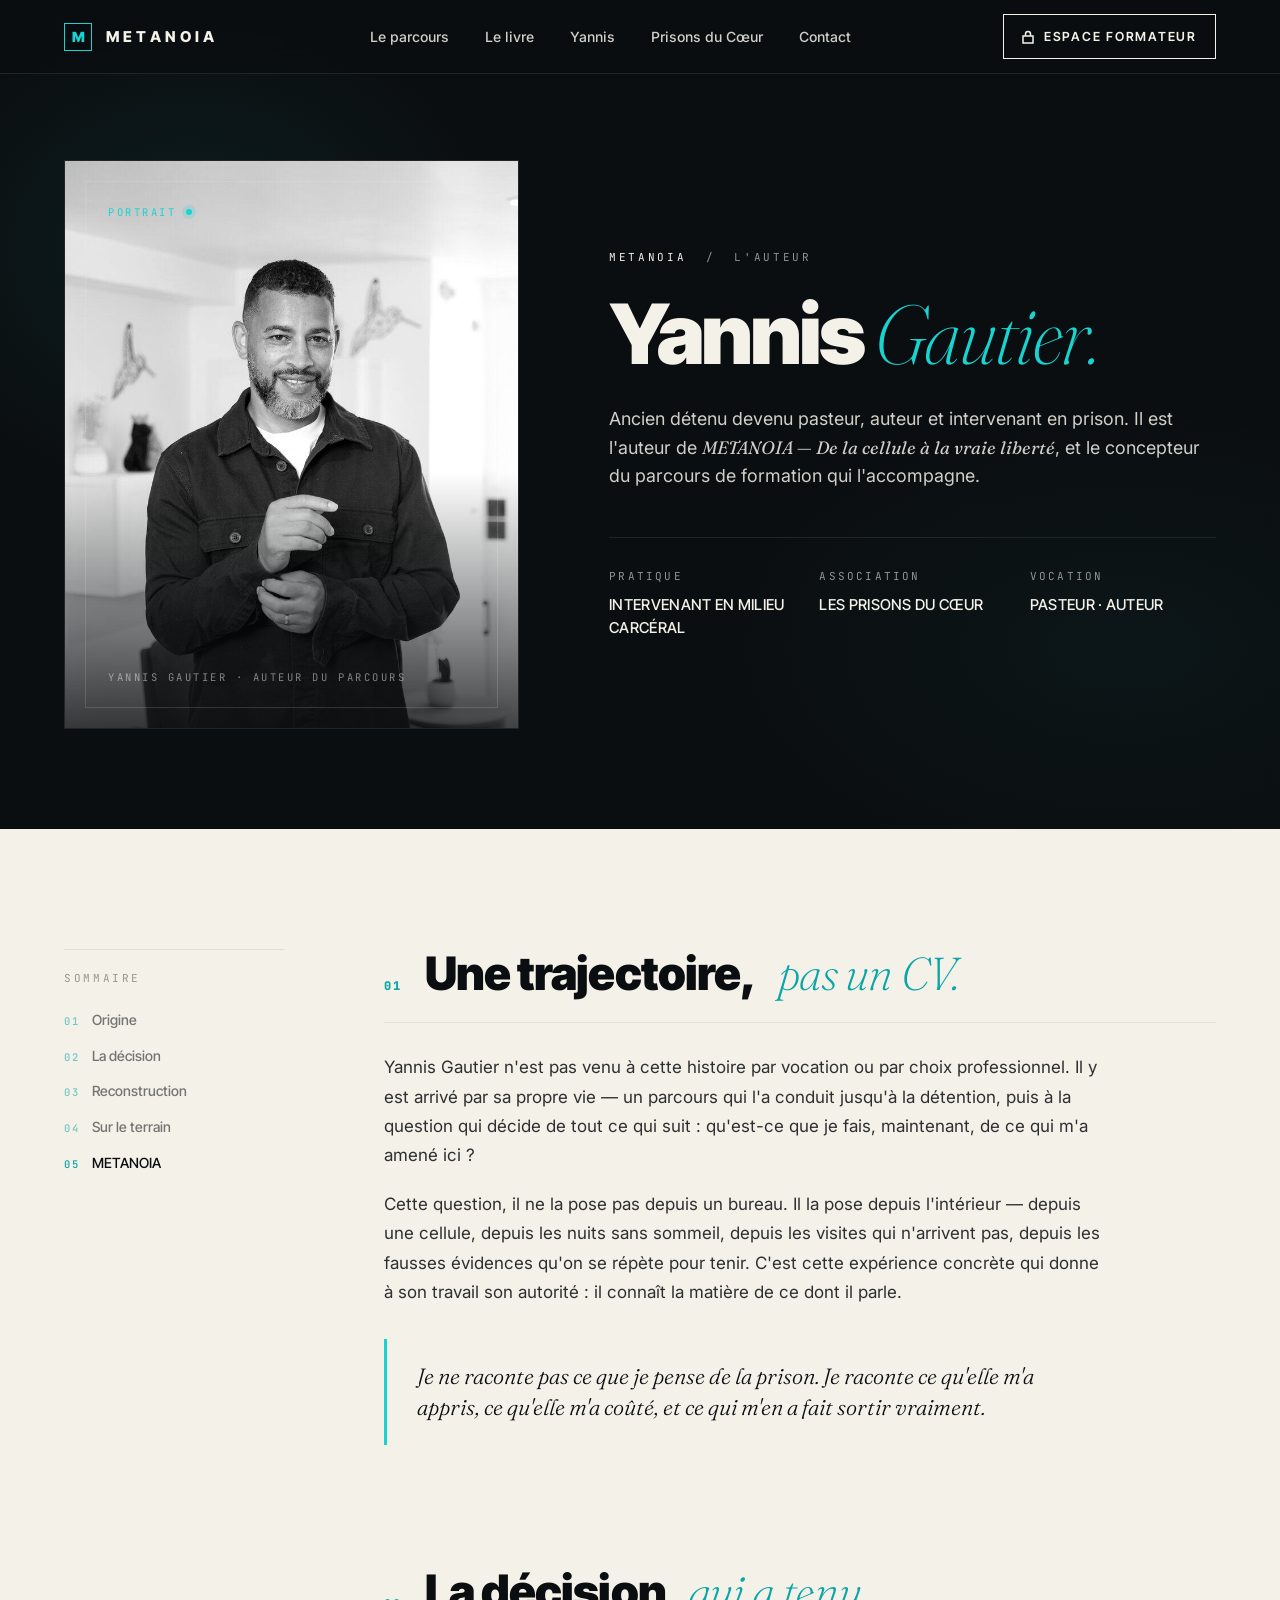
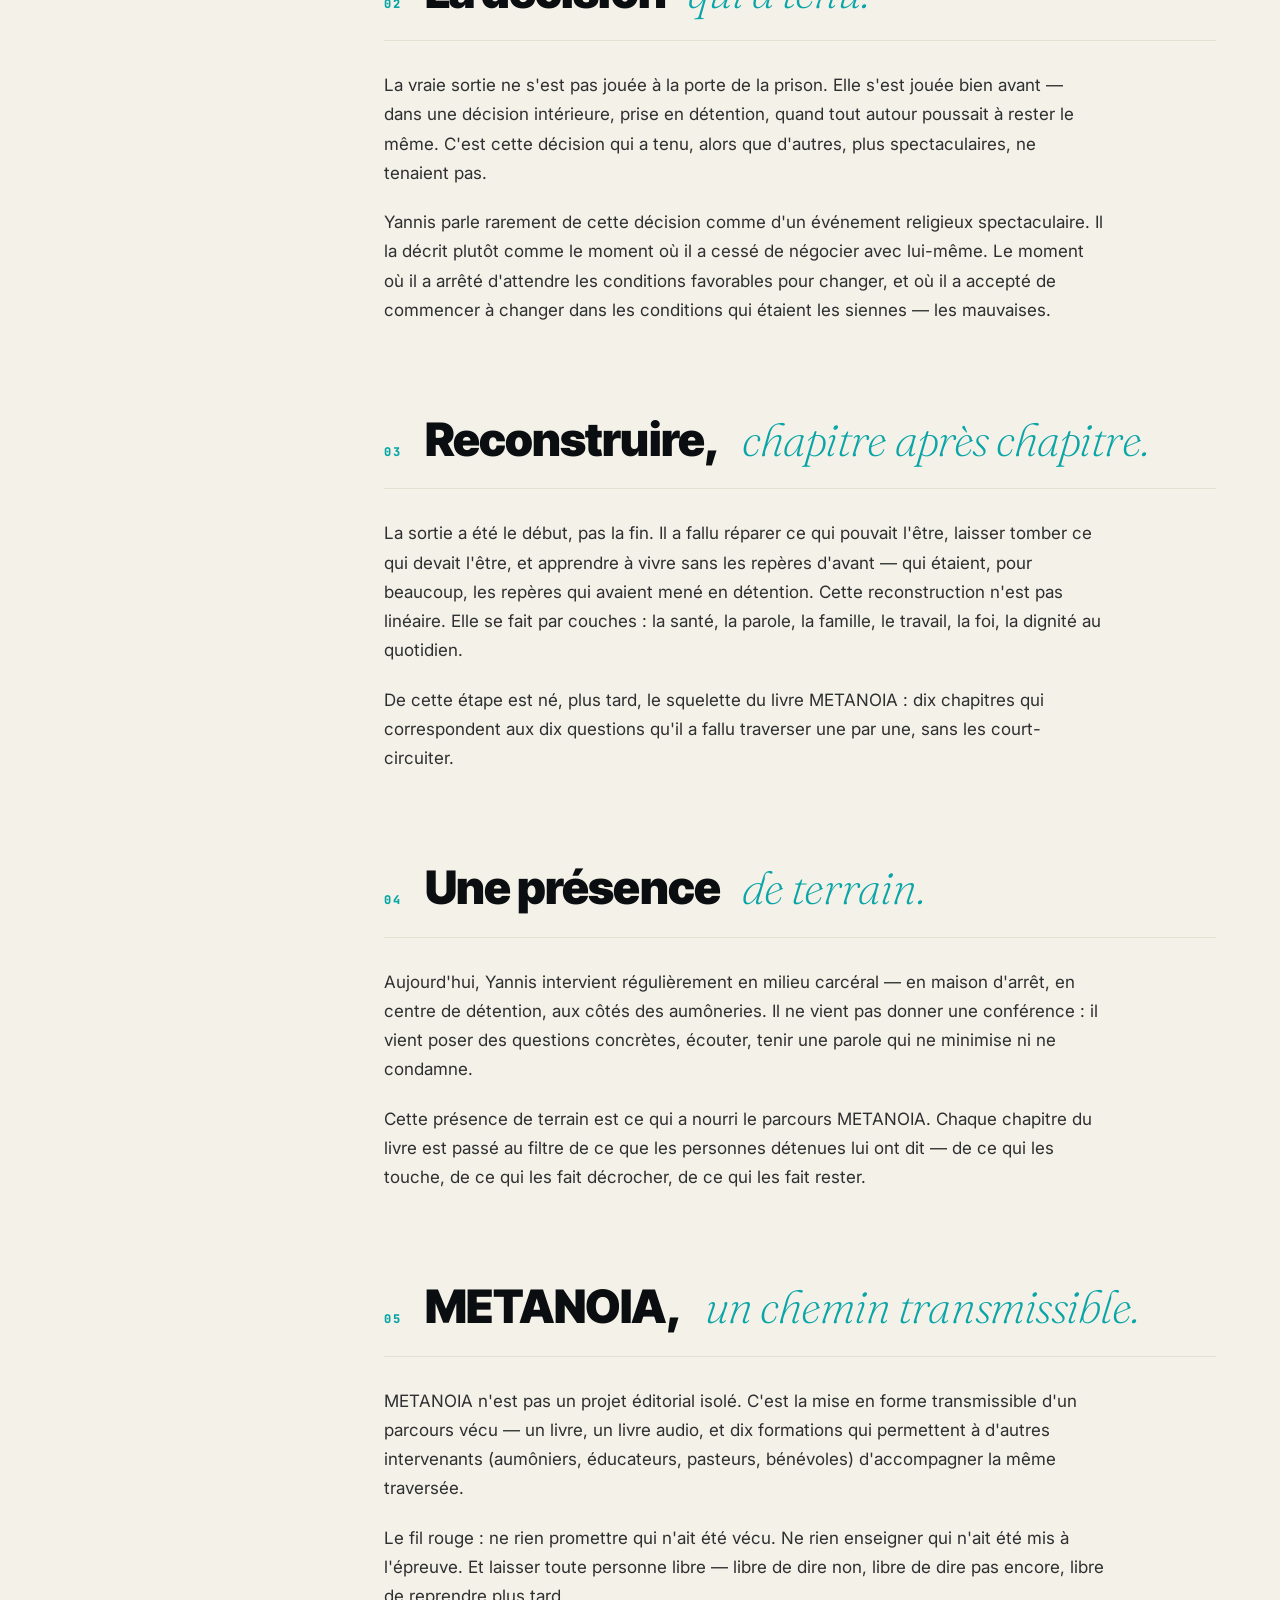
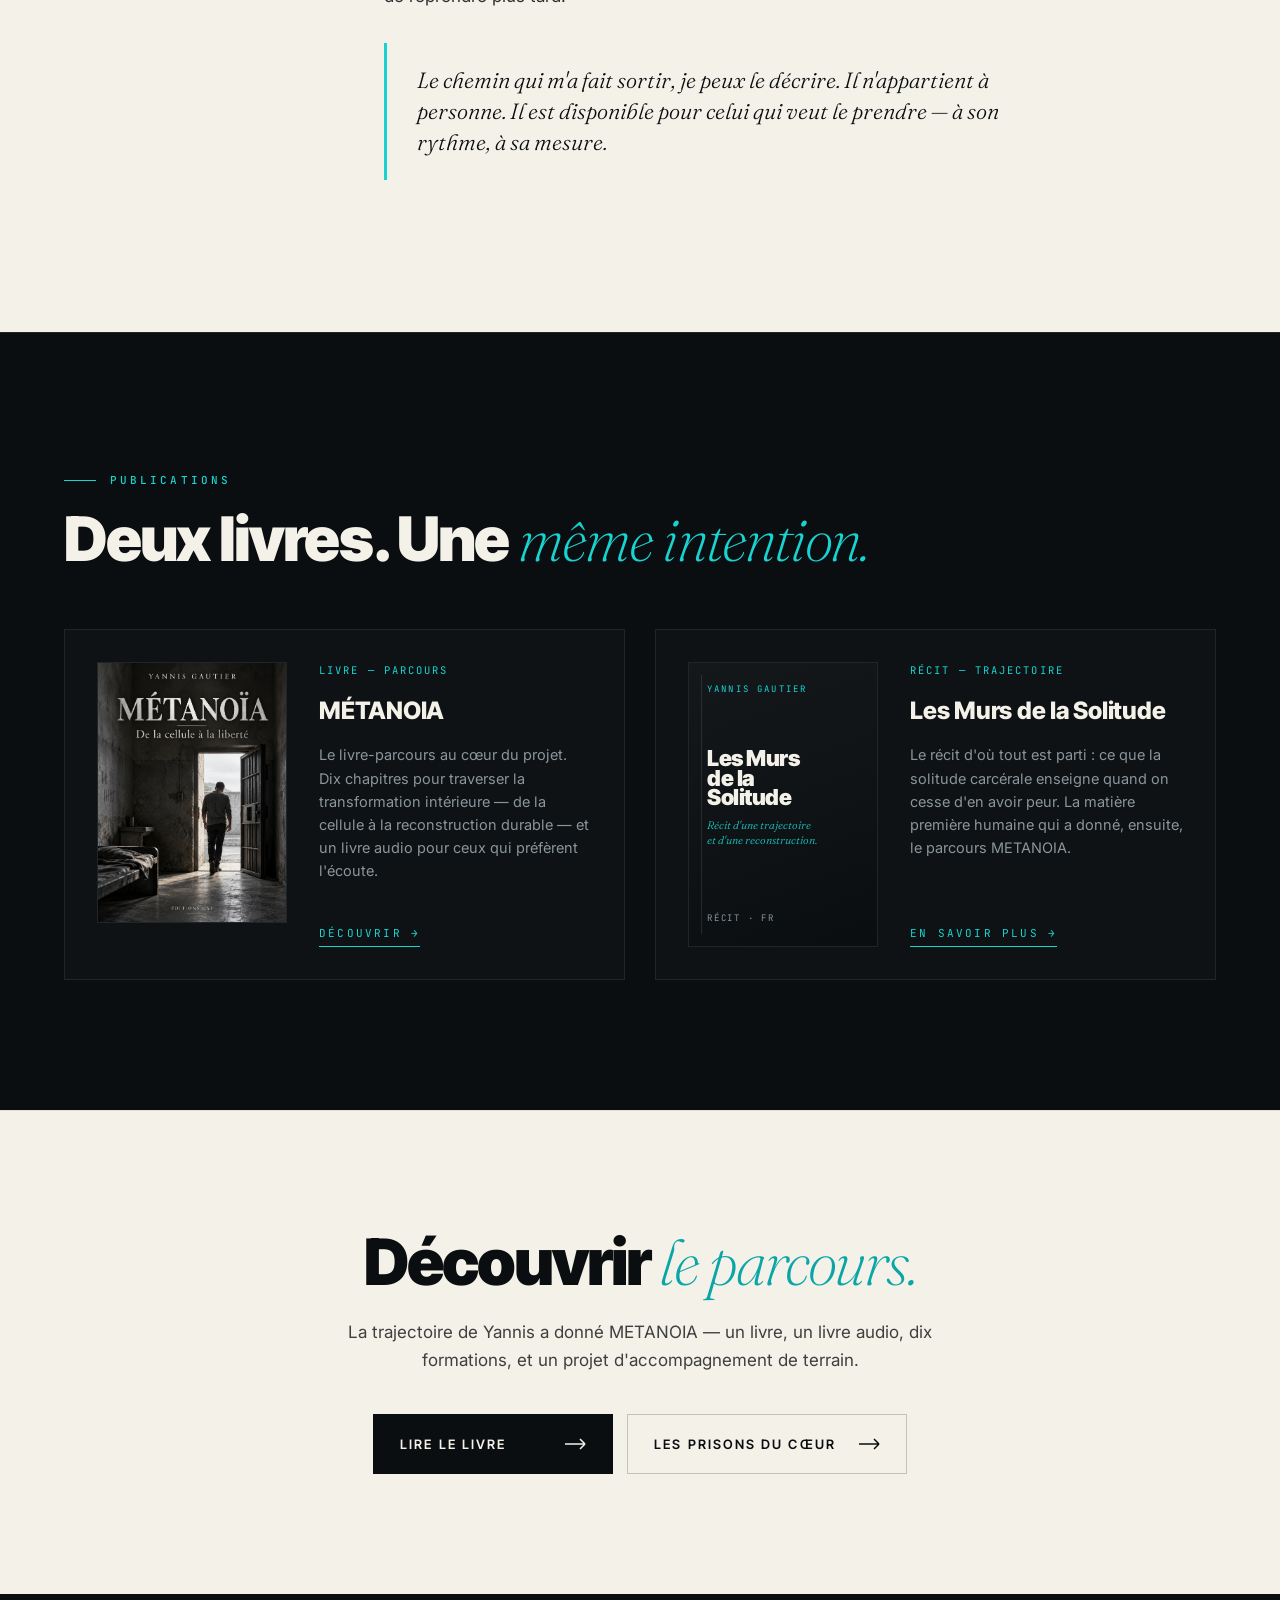
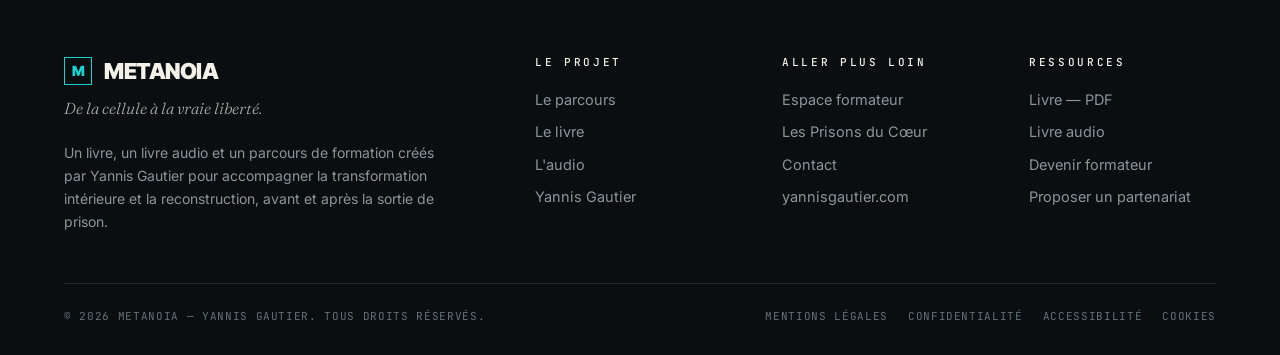
<file: a-propos.html>
<!DOCTYPE html>
<html lang="fr">
<head>
<meta charset="UTF-8" />
<meta name="viewport" content="width=device-width, initial-scale=1.0" />
<meta name="robots" content="noindex, nofollow" />
<title>Yannis Gautier — Auteur de METANOIA</title>
<meta name="description" content="Ancien détenu devenu pasteur, auteur et intervenant en prison. Découvrez la trajectoire de Yannis Gautier, auteur du livre et du parcours METANOIA." />
<meta name="author" content="Yannis Gautier" />
<meta property="og:title" content="Yannis Gautier — Auteur de METANOIA" />
<meta property="og:type" content="profile" />
<link rel="preconnect" href="https://fonts.googleapis.com" />
<link rel="preconnect" href="https://fonts.gstatic.com" crossorigin />
<link href="https://fonts.googleapis.com/css2?family=Inter+Tight:wght@400;500;600;700;800;900&family=Inter:wght@300;400;500;600&family=Fraunces:ital,opsz,wght@0,9..144,200;0,9..144,300;0,9..144,400;1,9..144,200;1,9..144,300&family=JetBrains+Mono:wght@400;500&display=swap" rel="stylesheet" />
<link rel="icon" href="data:image/svg+xml,%3Csvg xmlns='http://www.w3.org/2000/svg' viewBox='0 0 32 32'%3E%3Crect width='32' height='32' fill='%230B0E10'/%3E%3Crect x='4' y='4' width='24' height='24' fill='none' stroke='%2319D3D1' stroke-width='2'/%3E%3Ctext x='50%25' y='63%25' font-family='sans-serif' font-weight='900' font-size='16' fill='%2319D3D1' text-anchor='middle'%3EM%3C/text%3E%3C/svg%3E" />
<style>
/* =============================================================
   METANOIA — Direction : alternance graphite / papier chaud
   Palette imposée par le brief (§ 6). Rythme éditorial documentaire.
   ============================================================= */
:root {
  --ink:        #0B0E10;
  --ink-2:      #0E1214;
  --ink-3:      #14181B;
  --ink-line:   #1F2528;

  --paper:      #F4F1E9;
  --paper-hi:   #FFFDF7;
  --paper-line: #E4DFD1;
  --paper-mute: #9A968B;

  --cyan:       #19D3D1;
  --cyan-deep:  #0AA5A7;
  --cyan-glow:  rgba(25,211,209,0.18);

  --grey:       #657077;
  --grey-2:     #8B959B;
  --amber:      #E88A3E;

  --sans:    'Inter', system-ui, -apple-system, sans-serif;
  --display: 'Inter Tight', 'Inter', system-ui, sans-serif;
  --serif:   'Fraunces', 'Times New Roman', serif;
  --mono:    'JetBrains Mono', ui-monospace, monospace;

  --pad-x: clamp(22px, 5vw, 96px);
  --max:   1520px;
  --ease:  cubic-bezier(.2,.7,.15,1);
}

* { box-sizing: border-box; margin: 0; padding: 0; }
html { scroll-behavior: smooth; -webkit-text-size-adjust: 100%; }
body {
  background: var(--ink);
  color: var(--paper);
  font-family: var(--sans);
  font-size: 16.5px;
  line-height: 1.55;
  -webkit-font-smoothing: antialiased;
  -moz-osx-font-smoothing: grayscale;
  overflow-x: hidden;
}
img, svg { display: block; max-width: 100%; height: auto; }
a { color: inherit; text-decoration: none; }
button { font: inherit; cursor: pointer; border: 0; background: transparent; color: inherit; }
::selection { background: var(--cyan); color: var(--ink); }
:focus-visible { outline: 2px solid var(--cyan); outline-offset: 3px; }

.wrap { max-width: var(--max); margin: 0 auto; padding: 0 var(--pad-x); position: relative; }

/* =============================================================
   THÈMES DE SECTION — inversion complète (fond, texte, filets)
   ============================================================= */
.theme-dark {
  background: var(--ink);
  color: var(--paper);
  --local-line: var(--ink-line);
  --local-mute: var(--grey-2);
  --local-fade: rgba(244,241,233,.72);
}
.theme-paper {
  background: var(--paper);
  color: var(--ink);
  --local-line: var(--paper-line);
  --local-mute: var(--paper-mute);
  --local-fade: rgba(11,14,16,.72);
}
.theme-paper-hi { background: var(--paper-hi); color: var(--ink);
  --local-line: var(--paper-line); --local-mute: var(--paper-mute); --local-fade: rgba(11,14,16,.72); }

/* =============================================================
   NAV — s'adapte à la section derrière elle
   ============================================================= */
.nav {
  position: fixed;
  inset: 0 0 auto 0;
  z-index: 100;
  padding: 22px var(--pad-x);
  display: flex;
  align-items: center;
  justify-content: space-between;
  gap: 40px;
  transition: background .3s var(--ease), color .3s var(--ease), border-color .3s var(--ease), padding .3s var(--ease);
}
.nav.is-top { background: transparent; }
.nav.is-scrolled {
  background: rgba(11,14,16,0.88);
  backdrop-filter: blur(16px);
  -webkit-backdrop-filter: blur(16px);
  padding-top: 14px;
  padding-bottom: 14px;
  border-bottom: 1px solid var(--ink-line);
}
.nav__brand {
  display: flex; align-items: center; gap: 14px;
  font-family: var(--display);
  font-weight: 800;
  font-size: 15px;
  letter-spacing: 0.28em;
  color: var(--paper);
}
.nav__brand .mark {
  width: 28px; height: 28px;
  border: 1.5px solid var(--cyan);
  color: var(--cyan);
  display: flex; align-items: center; justify-content: center;
  font-family: var(--display);
  font-weight: 900;
  font-size: 14px;
  letter-spacing: -0.02em;
}
.nav__links {
  display: flex; align-items: center; gap: 36px;
  font-size: 14px; font-weight: 500;
}
.nav__links a {
  color: var(--paper);
  opacity: .85;
  padding: 6px 0;
  transition: opacity .2s, color .2s;
  position: relative;
}
.nav__links a::after {
  content: "";
  position: absolute; left: 0; right: 100%; bottom: -1px;
  height: 1px; background: var(--cyan);
  transition: right .3s var(--ease);
}
.nav__links a:hover::after { right: 0; }
.nav__links a:hover { opacity: 1; }
.nav__cta {
  display: inline-flex; align-items: center; gap: 10px;
  font-family: var(--display);
  font-size: 12.5px;
  font-weight: 600;
  letter-spacing: 0.14em;
  text-transform: uppercase;
  padding: 12px 18px;
  border: 1px solid var(--paper);
  color: var(--paper);
  transition: background .2s, color .2s, border-color .2s;
}
.nav__cta:hover { background: var(--cyan); color: var(--ink); border-color: var(--cyan); }
.nav__cta svg { width: 12px; height: 14px; }

.nav__burger {
  display: none;
  width: 42px; height: 42px;
  border: 1px solid rgba(244,241,233,.3);
  align-items: center; justify-content: center;
  flex-direction: column; gap: 5px;
}
.nav__burger span { display: block; width: 18px; height: 1.5px; background: var(--paper); transition: transform .3s, opacity .3s; }
.nav.is-open .nav__burger span:nth-child(1) { transform: translateY(3.25px) rotate(45deg); }
.nav.is-open .nav__burger span:nth-child(2) { opacity: 0; }
.nav.is-open .nav__burger span:nth-child(3) { transform: translateY(-3.25px) rotate(-45deg); }

@media (max-width: 960px) {
  .nav__burger { display: flex; }
  .nav__links, .nav__cta {
    position: fixed; inset: 78px 0 auto 0;
    background: var(--ink);
    border-bottom: 1px solid var(--ink-line);
    padding: 40px var(--pad-x);
    flex-direction: column; align-items: flex-start;
    gap: 22px;
    font-size: 22px;
    transform: translateY(-120%);
    transition: transform .5s var(--ease);
  }
  .nav__cta { display: none; }
  .nav.is-open .nav__links { transform: translateY(0); }
  .nav__links { bottom: 0; overflow-y: auto; padding-bottom: 110px; } /* plein écran, place réservée au bouton */
  .nav.is-open .nav__cta {
    display: inline-flex;
    position: fixed;
    top: auto; bottom: 24px; left: var(--pad-x); right: var(--pad-x); /* ancré en bas : ne recouvre plus le dernier lien */
    padding: 16px;
    justify-content: center;
    font-size: 13px;
    transform: translateY(0);
    border-bottom: 0;
  }
}

/* =============================================================
   HERO — sombre, image à droite, typographie massive
   ============================================================= */
.hero {
  position: relative;
  min-height: 100vh;
  background: var(--ink);
  overflow: hidden;
  padding-top: 130px;
  padding-bottom: 90px;
}
.hero__grid {
  display: grid;
  grid-template-columns: 1.35fr 1fr;
  gap: 0;
  min-height: calc(100vh - 130px - 90px);
  align-items: stretch;
}
.hero__text {
  padding: 0 var(--pad-x);
  display: flex;
  flex-direction: column;
  justify-content: space-between;
  gap: 60px;
}
.hero__kicker {
  display: inline-flex; align-items: center; gap: 14px;
  font-family: var(--mono);
  font-size: 11px;
  font-weight: 500;
  letter-spacing: 0.28em;
  color: var(--cyan);
  text-transform: uppercase;
}
.hero__kicker::before {
  content: ""; width: 40px; height: 1px; background: var(--cyan);
}
.hero__title {
  margin-top: 30px;
  font-family: var(--display);
  font-weight: 900;
  font-size: clamp(64px, 12vw, 190px);
  line-height: 0.88;
  letter-spacing: -0.045em;
  color: var(--paper);
}
.hero__title .out {
  -webkit-text-stroke: 1.5px var(--paper);
  color: transparent;
  font-weight: 800;
}
.hero__title .cy { color: var(--cyan); }
.hero__title span { display: block; }
.hero__bottom {
  display: flex; flex-direction: column; gap: 30px;
}
.hero__lede {
  font-size: clamp(17px, 1.4vw, 20px);
  line-height: 1.55;
  color: var(--paper);
  opacity: .9;
  max-width: 540px;
}
.hero__actions { display: flex; gap: 12px; flex-wrap: wrap; }

.hero__image {
  position: relative;
  min-height: 100%;
  background: var(--ink-2);
  overflow: hidden;
}
.hero__image::before {
  content: "";
  position: absolute; inset: 0;
  background:
    radial-gradient(ellipse 55% 60% at 65% 45%, rgba(255,253,247,.10), transparent 65%),
    linear-gradient(120deg, var(--ink) 0%, transparent 40%),
    linear-gradient(135deg, #171B1E 0%, #0A0D10 100%);
}
.hero__image::after {
  content: "";
  position: absolute;
  left: 30%; right: 20%; top: 15%; bottom: 5%;
  background:
    radial-gradient(ellipse 40% 20% at 50% 22%, rgba(255,253,247,.10), transparent 60%),
    radial-gradient(ellipse 55% 40% at 50% 65%, rgba(255,253,247,.06), transparent 60%);
  filter: blur(1px);
}
.hero__image-label {
  position: absolute;
  bottom: 40px; right: 40px;
  transform: rotate(-90deg);
  transform-origin: right bottom;
  font-family: var(--mono);
  font-size: 11px;
  font-weight: 500;
  letter-spacing: 0.3em;
  color: var(--paper);
  opacity: .5;
  text-transform: uppercase;
  z-index: 2;
}
.hero__image-tag {
  position: absolute;
  top: 30px; left: 30px;
  font-family: var(--mono);
  font-size: 10px;
  letter-spacing: 0.3em;
  color: var(--grey-2);
  text-transform: uppercase;
  z-index: 2;
  display: flex; align-items: center; gap: 10px;
}
.hero__image-tag .live { width: 6px; height: 6px; background: var(--cyan); border-radius: 50%; box-shadow: 0 0 0 4px var(--cyan-glow); }

.hero__scroll {
  position: absolute;
  bottom: 30px; left: var(--pad-x);
  z-index: 3;
  display: flex; align-items: center; gap: 16px;
  font-family: var(--mono);
  font-size: 11px;
  letter-spacing: 0.3em;
  color: var(--paper);
  opacity: .7;
  text-transform: uppercase;
}
.hero__scroll .l { width: 60px; height: 1px; background: rgba(244,241,233,.3); position: relative; overflow: hidden; }
.hero__scroll .l::after {
  content: ""; position: absolute; inset: 0; background: var(--cyan);
  transform: translateX(-100%);
  animation: sweep 2.8s var(--ease) infinite;
}
@keyframes sweep { 0% { transform: translateX(-100%); } 60%, 100% { transform: translateX(100%); } }

@media (max-width: 960px) {
  .hero__grid { grid-template-columns: 1fr; gap: 40px; }
  .hero__image { min-height: 380px; }
  .hero__image-label { display: none; }
  .hero__scroll { display: none; }
}

/* =============================================================
   MARQUEE — bande cyan pleine, mots-clés du parcours
   ============================================================= */
.marquee {
  background: var(--cyan);
  color: var(--ink);
  padding: 22px 0;
  overflow: hidden;
  position: relative;
}
.marquee__track {
  display: flex;
  gap: 44px;
  white-space: nowrap;
  animation: mv 50s linear infinite;
  font-family: var(--display);
  font-weight: 800;
  font-size: 20px;
  letter-spacing: 0.18em;
  text-transform: uppercase;
  align-items: center;
}
.marquee__track span { display: inline-flex; align-items: center; gap: 44px; }
.marquee__track .sep {
  display: inline-block;
  width: 8px; height: 8px;
  transform: rotate(45deg);
  border: 1.5px solid var(--ink);
}
@keyframes mv { to { transform: translateX(-50%); } }
@media (prefers-reduced-motion: reduce) { .marquee__track { animation: none; } }

/* =============================================================
   BUTTONS
   ============================================================= */
.btn {
  display: inline-flex; align-items: center; justify-content: space-between;
  gap: 22px;
  padding: 19px 26px;
  font-family: var(--display);
  font-weight: 600;
  font-size: 13px;
  letter-spacing: 0.16em;
  text-transform: uppercase;
  border: 1px solid;
  transition: transform .3s var(--ease), background .3s var(--ease), color .3s var(--ease), border-color .3s var(--ease);
  min-width: 240px;
}
.btn__arrow { width: 22px; height: 12px; flex-shrink: 0; transition: transform .3s var(--ease); }
.btn:hover .btn__arrow { transform: translateX(6px); }
.btn--primary { background: var(--paper); color: var(--ink); border-color: var(--paper); }
.btn--primary:hover { background: var(--cyan); border-color: var(--cyan); }
.btn--ghost { background: transparent; color: var(--paper); border-color: rgba(244,241,233,.3); }
.btn--ghost:hover { border-color: var(--cyan); color: var(--cyan); }
.theme-paper .btn--primary { background: var(--ink); color: var(--paper); border-color: var(--ink); }
.theme-paper .btn--primary:hover { background: var(--cyan); border-color: var(--cyan); color: var(--ink); }
.theme-paper .btn--ghost { color: var(--ink); border-color: rgba(11,14,16,.2); }
.theme-paper .btn--ghost:hover { border-color: var(--cyan); color: var(--cyan-deep); }
.theme-paper .btn--dark { background: var(--ink); color: var(--paper); border-color: var(--ink); }
.theme-paper .btn--dark:hover { background: var(--cyan); color: var(--ink); border-color: var(--cyan); }

/* =============================================================
   Common — eyebrow, titles
   ============================================================= */
.eyebrow {
  display: inline-flex; align-items: center; gap: 14px;
  font-family: var(--mono);
  font-size: 11px;
  font-weight: 500;
  letter-spacing: 0.28em;
  text-transform: uppercase;
  color: var(--cyan);
}
.eyebrow::before { content: ""; width: 32px; height: 1px; background: var(--cyan); }

.section-tag {
  position: absolute;
  top: 40px; left: var(--pad-x);
  font-family: var(--mono);
  font-size: 11px;
  letter-spacing: 0.28em;
  text-transform: uppercase;
  color: var(--local-mute);
  z-index: 2;
}

/* =============================================================
   TENSION — PAPIER, gros pull-quote éditorial
   ============================================================= */
.tension {
  padding: clamp(110px, 15vh, 180px) 0;
  border-bottom: 1px solid var(--paper-line);
  position: relative;
}
.tension__inner {
  display: grid;
  grid-template-columns: 260px 1fr;
  gap: 80px;
  align-items: flex-start;
}
.tension__left {
  position: sticky; top: 100px;
}
.tension__num {
  font-family: var(--mono);
  font-size: 11px;
  letter-spacing: 0.24em;
  color: var(--paper-mute);
  text-transform: uppercase;
  padding-top: 14px;
  border-top: 1px solid var(--paper-line);
}
.tension__num b {
  display: block; margin-top: 12px;
  color: var(--ink);
  font-weight: 500;
  font-size: 13px;
  letter-spacing: 0.16em;
}
.tension__quote {
  font-family: var(--serif);
  font-weight: 200;
  font-style: italic;
  font-size: clamp(38px, 5.6vw, 88px);
  line-height: 1.02;
  letter-spacing: -0.025em;
  color: var(--ink);
  max-width: 1000px;
}
.tension__quote::before, .tension__quote::after {
  color: var(--cyan-deep);
  font-style: normal;
  font-weight: 400;
}
.tension__quote::before { content: "« "; }
.tension__quote::after { content: " »"; }
.tension__text {
  margin-top: 48px;
  font-size: 18px;
  line-height: 1.7;
  color: var(--ink);
  opacity: .85;
  max-width: 640px;
}
.tension__text + .tension__text { margin-top: 20px; opacity: .74; }
.tension__sig {
  margin-top: 40px;
  padding-top: 24px;
  border-top: 1px solid var(--paper-line);
  font-family: var(--mono);
  font-size: 11px;
  letter-spacing: 0.16em;
  color: var(--paper-mute);
  text-transform: uppercase;
  max-width: 640px;
}
.tension__sig b { color: var(--ink); font-weight: 500; }

@media (max-width: 900px) {
  .tension__inner { grid-template-columns: 1fr; gap: 30px; }
  .tension__left { position: static; }
}

/* =============================================================
   DOORS — Lire / Former / Agir, sur PAPIER
   ============================================================= */
.doors {
  padding: clamp(110px, 15vh, 180px) 0;
  border-bottom: 1px solid var(--paper-line);
  position: relative;
}
.doors__head {
  display: grid;
  grid-template-columns: 1fr 1.3fr;
  gap: 60px;
  align-items: end;
  margin-bottom: 90px;
}
.doors__title {
  margin-top: 30px;
  font-family: var(--display);
  font-weight: 800;
  font-size: clamp(48px, 7vw, 108px);
  line-height: 0.88;
  letter-spacing: -0.04em;
  color: var(--ink);
}
.doors__title em {
  font-family: var(--serif);
  font-weight: 200;
  font-style: italic;
  color: var(--cyan-deep);
}
.doors__intro {
  font-size: 17px;
  line-height: 1.65;
  color: var(--ink);
  opacity: .78;
  max-width: 480px;
  justify-self: end;
}
.door-list { display: flex; flex-direction: column; }
.door {
  padding: 46px 0;
  border-top: 1px solid var(--paper-line);
  display: grid;
  grid-template-columns: 100px 260px 1fr auto;
  gap: 40px;
  align-items: center;
  position: relative;
  transition: padding .3s var(--ease);
}
.door:last-child { border-bottom: 1px solid var(--paper-line); }
.door::before {
  content: "";
  position: absolute; left: 0; right: 0; top: 0;
  height: 1px;
  background: var(--ink);
  transform: scaleX(0);
  transform-origin: left;
  transition: transform .5s var(--ease);
}
.door:hover::before { transform: scaleX(1); }
.door:hover .door__num { color: var(--ink); }
.door:hover .door__name { color: var(--cyan-deep); }
.door:hover .door__arrow { transform: translateX(10px); color: var(--cyan-deep); }
.door__num {
  font-family: var(--display);
  font-weight: 800;
  font-size: 60px;
  letter-spacing: -0.04em;
  color: var(--paper-mute);
  transition: color .3s;
  line-height: 1;
}
.door__meta { display: flex; flex-direction: column; gap: 12px; }
.door__tag {
  font-family: var(--mono);
  font-size: 10px;
  font-weight: 500;
  letter-spacing: 0.28em;
  text-transform: uppercase;
  color: var(--cyan-deep);
}
.door__name {
  font-family: var(--display);
  font-weight: 800;
  font-size: 42px;
  line-height: 1;
  letter-spacing: -0.03em;
  color: var(--ink);
  transition: color .3s;
}
.door__desc {
  font-size: 15.5px;
  line-height: 1.6;
  color: var(--ink);
  opacity: .78;
  max-width: 500px;
}
.door__arrow {
  font-family: var(--display);
  font-size: 30px;
  color: var(--paper-mute);
  transition: transform .3s, color .3s;
}

@media (max-width: 960px) {
  .doors__head { grid-template-columns: 1fr; gap: 24px; margin-bottom: 60px; }
  .doors__intro { justify-self: start; }
  .door { grid-template-columns: 70px 1fr auto; grid-template-rows: auto auto; gap: 20px; padding: 34px 0; }
  .door__num { font-size: 36px; }
  .door__name { font-size: 26px; }
  .door__meta { grid-column: 2 / 3; }
  .door__desc { grid-column: 1 / -1; max-width: none; }
  .door__arrow { grid-column: 3; grid-row: 1; }
}

/* =============================================================
   MANIFESTE — SOMBRE, plein écran, statement
   ============================================================= */
.manifest {
  padding: clamp(130px, 20vh, 240px) 0;
  border-bottom: 1px solid var(--ink-line);
  position: relative;
  background:
    radial-gradient(ellipse 60% 60% at 50% 55%, rgba(25,211,209,0.14), transparent 65%),
    var(--ink);
  text-align: center;
  overflow: hidden;
}
.manifest__eyebrow { justify-content: center; margin-bottom: 40px; }
.manifest__title {
  font-family: var(--display);
  font-weight: 800;
  font-size: clamp(56px, 10vw, 160px);
  line-height: 0.86;
  letter-spacing: -0.05em;
  color: var(--paper);
}
.manifest__title em {
  font-family: var(--serif);
  font-weight: 200;
  font-style: italic;
  color: var(--cyan);
}
.manifest__title .out {
  -webkit-text-stroke: 1.5px var(--paper);
  color: transparent;
}
.manifest__sub {
  margin-top: 50px;
  font-size: 18px;
  line-height: 1.6;
  color: var(--paper);
  opacity: .8;
  max-width: 720px;
  margin-inline: auto;
}

/* =============================================================
   PROGRESSION — 2 mouvements / 10 chapitres, PAPIER
   ============================================================= */
.progression {
  padding: clamp(110px, 15vh, 180px) 0;
  border-bottom: 1px solid var(--paper-line);
  position: relative;
}
.progression__head {
  display: grid;
  grid-template-columns: auto 1fr auto;
  gap: 40px;
  align-items: end;
  margin-bottom: 60px;
}
.progression__title {
  margin-top: 24px;
  font-family: var(--display);
  font-weight: 800;
  font-size: clamp(40px, 5.4vw, 74px);
  line-height: 0.95;
  letter-spacing: -0.035em;
  color: var(--ink);
  max-width: 820px;
}
.progression__title em {
  font-family: var(--serif);
  font-weight: 200;
  font-style: italic;
  color: var(--cyan-deep);
}
.progression__meta {
  font-family: var(--mono);
  font-size: 11px;
  letter-spacing: 0.24em;
  color: var(--paper-mute);
  text-transform: uppercase;
  text-align: right;
  max-width: 200px;
}
.progression__meta b { display: block; margin-top: 6px; color: var(--ink); font-weight: 500; font-size: 13px; }

/* Timeline visuelle */
.timeline {
  padding: 26px 0 46px;
  border-top: 1px solid var(--paper-line);
  border-bottom: 1px solid var(--paper-line);
  margin-bottom: 60px;
  position: relative;
}
.timeline__scale {
  display: grid;
  grid-template-columns: 1fr 1fr;
  gap: 40px;
  padding-top: 24px;
  position: relative;
}
.timeline__act { position: relative; padding-top: 20px; border-top: 2px solid var(--ink); }
.timeline__act:nth-child(2) { border-top-color: var(--cyan-deep); }
.timeline__act::before, .timeline__act::after {
  content: ""; position: absolute; top: -6px;
  width: 10px; height: 10px; border-radius: 50%; background: var(--ink);
}
.timeline__act:nth-child(2)::before, .timeline__act:nth-child(2)::after { background: var(--cyan-deep); }
.timeline__act::before { left: 0; }
.timeline__act::after { right: 0; }
.timeline__act-lbl {
  font-family: var(--mono);
  font-size: 10px;
  letter-spacing: 0.28em;
  color: var(--ink);
  text-transform: uppercase;
}
.timeline__act:nth-child(2) .timeline__act-lbl { color: var(--cyan-deep); }
.timeline__act-name {
  margin-top: 4px;
  font-family: var(--display);
  font-weight: 700;
  font-size: 14px;
  color: var(--ink);
  letter-spacing: -0.01em;
}
.timeline__ticks {
  position: absolute;
  top: 26px; left: 0; right: 0;
  display: grid;
  grid-template-columns: repeat(10, 1fr);
  pointer-events: none;
}
.timeline__ticks span {
  height: 8px;
  border-left: 1px solid var(--paper-line);
}

.acts {
  display: grid;
  grid-template-columns: 1fr 1fr;
  border-top: 1px solid var(--paper-line);
  border-bottom: 1px solid var(--paper-line);
}
.act { padding: 50px 40px 40px; position: relative; }
.act + .act { border-left: 1px solid var(--paper-line); }
.act__badge {
  display: flex; align-items: baseline; gap: 24px;
  padding-bottom: 26px;
  border-bottom: 1px solid var(--paper-line);
  font-family: var(--mono);
  font-size: 11px;
  font-weight: 500;
  letter-spacing: 0.28em;
  text-transform: uppercase;
  color: var(--cyan-deep);
}
.act__badge .num {
  font-family: var(--display);
  font-size: 60px;
  font-weight: 800;
  color: var(--ink);
  letter-spacing: -0.04em;
  line-height: 1;
}
.act__badge .range { color: var(--paper-mute); letter-spacing: 0.22em; }
.act__name {
  margin-top: 30px;
  font-family: var(--display);
  font-weight: 800;
  font-size: clamp(28px, 2.8vw, 40px);
  line-height: 1;
  letter-spacing: -0.03em;
  color: var(--ink);
  min-height: 96px;
}
.act__name em {
  font-family: var(--serif);
  font-weight: 200;
  font-style: italic;
  color: var(--cyan-deep);
}
.act__desc {
  margin-top: 18px;
  font-size: 15px;
  line-height: 1.65;
  color: var(--ink);
  opacity: .75;
  max-width: 460px;
}
.act__chapters { margin-top: 40px; }
.chapter {
  display: grid;
  grid-template-columns: 56px 1fr auto;
  gap: 24px;
  padding: 22px 0;
  border-top: 1px solid var(--paper-line);
  align-items: center;
  transition: padding .3s var(--ease);
}
.chapter:hover { padding-left: 8px; padding-right: 8px; background: rgba(25,211,209,0.05); }
.chapter:hover .chapter__name { color: var(--cyan-deep); }
.chapter:last-child { border-bottom: 1px solid var(--paper-line); }
.chapter__num {
  font-family: var(--mono);
  font-weight: 500;
  font-size: 13px;
  letter-spacing: 0.08em;
  color: var(--cyan-deep);
}
.chapter__body { min-width: 0; }
.chapter__name {
  font-family: var(--display);
  font-weight: 700;
  font-size: 20px;
  line-height: 1.15;
  letter-spacing: -0.02em;
  color: var(--ink);
  transition: color .3s;
}
.chapter__obj {
  margin-top: 6px;
  font-size: 14px;
  line-height: 1.5;
  color: var(--ink);
  opacity: .65;
}
.chapter__dur {
  font-family: var(--mono);
  font-size: 11px;
  letter-spacing: 0.14em;
  color: var(--paper-mute);
  text-transform: uppercase;
}

@media (max-width: 960px) {
  .progression__head { grid-template-columns: 1fr; gap: 24px; margin-bottom: 40px; }
  .progression__meta { text-align: left; }
  .acts { grid-template-columns: 1fr; }
  .act + .act { border-left: 0; border-top: 1px solid var(--paper-line); }
  .act__name { min-height: unset; }
  .timeline__scale { grid-template-columns: 1fr; gap: 40px; }
}

/* =============================================================
   LIVRE — SOMBRE, couverture 3D à gauche
   ============================================================= */
.book {
  padding: clamp(110px, 15vh, 180px) 0;
  border-bottom: 1px solid var(--ink-line);
  background:
    radial-gradient(ellipse 45% 40% at 25% 50%, rgba(25,211,209,0.10), transparent 65%),
    var(--ink);
  position: relative;
}
.book__grid {
  display: grid;
  grid-template-columns: 1fr 1.25fr;
  gap: 90px;
  align-items: center;
}
.book__stage {
  position: relative;
  perspective: 1600px;
  display: flex; align-items: center; justify-content: center;
  min-height: 560px;
}
.book__3d {
  position: relative;
  width: min(360px, 80%);
  aspect-ratio: 2/3;
  transform-style: preserve-3d;
  transform: rotateY(-22deg) rotateX(4deg);
  transition: transform .8s var(--ease);
  filter: drop-shadow(-30px 40px 60px rgba(0,0,0,.5));
}
.book__stage:hover .book__3d { transform: rotateY(-12deg) rotateX(2deg); }
.book__face {
  position: absolute; inset: 0;
  background: linear-gradient(135deg, #14191D 0%, #0A0D0F 100%);
  padding: 42px 34px;
  display: flex; flex-direction: column; justify-content: space-between;
  border: 1px solid #1c2226;
  overflow: hidden;
}
.book__face::before {
  content: ""; position: absolute;
  top: 0; bottom: 0; left: 14px; width: 1px;
  background: rgba(255,255,255,.05);
}
.book__face::after {
  content: ""; position: absolute;
  right: 60px; top: 44%;
  width: 130px; height: 130px;
  background: radial-gradient(circle at 35% 30%, #F2A15A, #8C3A0E 75%, #4A1D06);
  border-radius: 50%;
  box-shadow: 0 10px 40px rgba(232,138,62,.35);
}
.book__face-top {
  font-family: var(--mono);
  font-size: 10px;
  letter-spacing: 0.32em;
  color: var(--cyan);
  text-transform: uppercase;
  position: relative; z-index: 2;
}
.book__face-mid { position: relative; z-index: 2; }
.book__face-title {
  font-family: var(--display);
  font-weight: 900;
  font-size: clamp(46px, 4.4vw, 62px);
  line-height: 0.82;
  letter-spacing: -0.05em;
  color: var(--paper);
}
.book__face-sub {
  margin-top: 14px;
  font-family: var(--serif);
  font-style: italic;
  font-weight: 300;
  font-size: 16px;
  line-height: 1.2;
  color: var(--paper);
  opacity: .8;
}
.book__face-bot {
  position: relative; z-index: 2;
  border-top: 1px solid rgba(255,255,255,.08);
  padding-top: 16px;
  font-family: var(--mono);
  font-size: 11px;
  letter-spacing: 0.24em;
  text-transform: uppercase;
  color: var(--grey-2);
  display: flex; justify-content: space-between;
}
.book__face-bot b { color: var(--paper); font-weight: 500; }
.book__pages {
  position: absolute;
  top: 8px; bottom: 8px; right: -6px;
  width: 6px;
  background: repeating-linear-gradient(180deg, #E9E4D6 0, #E9E4D6 1px, #C9C4B4 1px, #C9C4B4 2px);
}

.book__meta {
  padding-left: 40px;
  border-left: 1px solid var(--ink-line);
}
.book__title {
  margin-top: 22px;
  font-family: var(--display);
  font-weight: 800;
  font-size: clamp(40px, 5.6vw, 74px);
  line-height: 0.95;
  letter-spacing: -0.035em;
  color: var(--paper);
}
.book__title em {
  font-family: var(--serif);
  font-weight: 200;
  font-style: italic;
  color: var(--cyan);
}
.book__desc {
  margin-top: 26px;
  font-size: 16.5px;
  line-height: 1.7;
  color: var(--paper);
  opacity: .82;
  max-width: 540px;
}
.book__specs {
  margin-top: 32px;
  display: grid;
  grid-template-columns: repeat(3, 1fr);
  gap: 20px;
  padding: 28px 0;
  border-top: 1px solid var(--ink-line);
  border-bottom: 1px solid var(--ink-line);
  max-width: 540px;
}
.book__spec-num {
  font-family: var(--display);
  font-weight: 800;
  font-size: 36px;
  color: var(--cyan);
  letter-spacing: -0.03em;
  line-height: 1;
}
.book__spec-lbl {
  margin-top: 6px;
  font-family: var(--mono);
  font-size: 11px;
  letter-spacing: 0.18em;
  color: var(--grey-2);
  text-transform: uppercase;
}
.book__actions { margin-top: 30px; display: flex; flex-wrap: wrap; gap: 12px; }

@media (max-width: 960px) {
  .book__grid { grid-template-columns: 1fr; gap: 60px; }
  .book__meta { padding-left: 0; border-left: 0; padding-top: 40px; border-top: 1px solid var(--ink-line); }
  .book__stage { min-height: 460px; }
}

/* =============================================================
   AUDIO — SOMBRE
   ============================================================= */
.audio {
  padding: clamp(110px, 15vh, 180px) 0;
  border-bottom: 1px solid var(--ink-line);
  background: var(--ink);
}
.audio__head {
  display: grid;
  grid-template-columns: 1fr 1fr;
  gap: 60px;
  align-items: end;
  margin-bottom: 60px;
}
.audio__title {
  margin-top: 24px;
  font-family: var(--display);
  font-weight: 800;
  font-size: clamp(40px, 5.4vw, 70px);
  line-height: 0.95;
  letter-spacing: -0.03em;
  color: var(--paper);
}
.audio__title em {
  font-family: var(--serif);
  font-weight: 200;
  font-style: italic;
  color: var(--cyan);
}
.audio__intro {
  font-size: 16px;
  line-height: 1.65;
  color: var(--paper);
  opacity: .78;
  max-width: 480px;
  justify-self: end;
}
.player {
  border: 1px solid var(--ink-line);
  background: var(--ink-2);
  padding: 40px;
  display: grid;
  grid-template-columns: 82px 1fr 260px;
  gap: 36px;
  align-items: center;
  position: relative;
}
.player::before {
  content: "";
  position: absolute; top: -1px; left: 0;
  width: 100px; height: 3px;
  background: var(--cyan);
}
.player__play {
  width: 82px; height: 82px;
  border-radius: 50%;
  background: var(--cyan);
  color: var(--ink);
  display: flex; align-items: center; justify-content: center;
  transition: transform .2s, background .2s;
  flex-shrink: 0;
}
.player__play:hover { transform: scale(1.06); background: var(--paper-hi); }
.player__play svg { width: 24px; height: 24px; }
.player__center { min-width: 0; }
.player__meta {
  display: flex; justify-content: space-between; align-items: baseline;
  gap: 20px; margin-bottom: 18px; flex-wrap: wrap;
}
.player__now {
  font-family: var(--mono);
  font-size: 10px;
  letter-spacing: 0.28em;
  color: var(--cyan);
  text-transform: uppercase;
}
.player__title {
  margin-top: 6px;
  font-family: var(--display);
  font-weight: 700;
  font-size: 22px;
  letter-spacing: -0.015em;
  color: var(--paper);
}
.player__voice {
  font-family: var(--mono);
  font-size: 11px;
  color: var(--grey-2);
  letter-spacing: 0.14em;
  text-transform: uppercase;
}
.player__wave {
  height: 44px;
  display: flex; align-items: center; gap: 2px;
  cursor: pointer;
  position: relative;
}
.player__wave span {
  display: block; flex: 1; min-width: 2px;
  background: rgba(244,241,233,.16);
  transition: background .3s;
}
.player__wave span.past { background: var(--cyan); }
.player__times {
  margin-top: 10px;
  display: flex; justify-content: space-between;
  font-family: var(--mono);
  font-size: 11px;
  letter-spacing: 0.08em;
  color: var(--grey-2);
  font-variant-numeric: tabular-nums;
}
.player__side { display: flex; flex-direction: column; gap: 14px; align-items: flex-end; }
.player__speed { display: flex; gap: 4px; font-family: var(--mono); font-size: 11px; }
.player__speed button {
  padding: 7px 10px;
  border: 1px solid var(--ink-line);
  color: var(--grey-2);
  min-width: 44px;
  transition: color .2s, border-color .2s, background .2s;
}
.player__speed button:hover { color: var(--paper); border-color: var(--grey); }
.player__speed button.is-active { color: var(--ink); background: var(--cyan); border-color: var(--cyan); }
.player__download {
  font-family: var(--mono);
  font-size: 11px;
  letter-spacing: 0.2em;
  color: var(--grey-2);
  text-transform: uppercase;
  border-bottom: 1px solid transparent;
  padding-bottom: 2px;
}
.player__download:hover { color: var(--cyan); border-bottom-color: var(--cyan); }
.audio__note {
  margin-top: 24px;
  font-family: var(--mono);
  font-size: 12px;
  color: var(--grey-2);
  max-width: 720px;
  padding-left: 12px;
  border-left: 2px solid var(--cyan);
  line-height: 1.65;
}
@media (max-width: 960px) {
  .audio__head { grid-template-columns: 1fr; gap: 24px; }
  .player { grid-template-columns: 1fr; gap: 24px; padding: 30px 24px; }
  .player__side { flex-direction: row; justify-content: space-between; align-items: center; flex-wrap: wrap; }
  .player__play { justify-self: start; }
}

/* =============================================================
   YANNIS — PAPIER, image à gauche, texte à droite
   ============================================================= */
.yannis {
  padding: clamp(110px, 15vh, 180px) 0;
  border-bottom: 1px solid var(--paper-line);
  position: relative;
}
.yannis__grid {
  display: grid;
  grid-template-columns: 1fr 1.3fr;
  gap: 80px;
  align-items: center;
}
.yannis__portrait {
  aspect-ratio: 4/5;
  background: var(--ink);
  border: 1px solid var(--ink);
  overflow: hidden;
  position: relative;
}
.yannis__portrait::before {
  content: "";
  position: absolute; inset: 0;
  background:
    radial-gradient(ellipse 65% 60% at 45% 40%, rgba(255,253,247,.10), transparent 65%),
    linear-gradient(135deg, #171B1E 0%, #0A0D10 100%);
}
.yannis__portrait::after {
  content: "";
  position: absolute;
  left: 20%; right: 20%; top: 20%; bottom: 5%;
  background:
    radial-gradient(ellipse 45% 25% at 50% 20%, rgba(255,253,247,.14), transparent 60%),
    radial-gradient(ellipse 60% 45% at 50% 68%, rgba(255,253,247,.09), transparent 60%);
  filter: blur(1px);
}
.yannis__portrait-frame {
  position: absolute; inset: 20px;
  border: 1px solid rgba(255,255,255,.08);
  padding: 24px;
  display: flex; flex-direction: column; justify-content: space-between;
  z-index: 2;
}
.yannis__portrait-frame .top {
  display: flex; justify-content: space-between; align-items: center;
  font-family: var(--mono);
  font-size: 10px;
  letter-spacing: 0.28em;
  color: rgba(244,241,233,.5);
  text-transform: uppercase;
}
.yannis__portrait-frame .top .dot {
  width: 8px; height: 8px; border-radius: 50%; background: var(--cyan);
  box-shadow: 0 0 0 4px var(--cyan-glow);
}
.yannis__portrait-frame .bot {
  font-family: var(--display);
  font-weight: 700;
  font-size: 20px;
  color: var(--paper);
  letter-spacing: -0.02em;
}
.yannis__portrait-frame .bot small {
  display: block;
  margin-top: 4px;
  font-family: var(--mono);
  font-size: 10px;
  font-weight: 400;
  letter-spacing: 0.16em;
  color: rgba(244,241,233,.5);
  text-transform: uppercase;
}
.yannis__body { max-width: 680px; }
.yannis__title {
  margin-top: 26px;
  font-family: var(--display);
  font-weight: 800;
  font-size: clamp(36px, 4.8vw, 64px);
  line-height: 1;
  letter-spacing: -0.035em;
  color: var(--ink);
}
.yannis__title em {
  font-family: var(--serif);
  font-weight: 200;
  font-style: italic;
  color: var(--cyan-deep);
}
.yannis__text {
  margin-top: 26px;
  font-size: 17px;
  line-height: 1.7;
  color: var(--ink);
  opacity: .88;
}
.yannis__text + .yannis__text { margin-top: 18px; opacity: .78; }
.yannis__quote {
  margin-top: 36px;
  padding: 6px 0 6px 30px;
  border-left: 2px solid var(--cyan-deep);
  font-family: var(--serif);
  font-style: italic;
  font-weight: 300;
  font-size: 24px;
  line-height: 1.35;
  color: var(--ink);
}
.yannis__facts {
  margin-top: 34px;
  display: grid;
  grid-template-columns: repeat(3, 1fr);
  gap: 20px;
  padding: 24px 0;
  border-top: 1px solid var(--paper-line);
  border-bottom: 1px solid var(--paper-line);
  max-width: 620px;
}
.yannis__fact {
  font-family: var(--mono);
  font-size: 10px;
  letter-spacing: 0.22em;
  color: var(--paper-mute);
  text-transform: uppercase;
}
.yannis__fact b {
  display: block;
  font-family: var(--display);
  font-size: 15px;
  font-weight: 700;
  color: var(--ink);
  letter-spacing: -0.01em;
  text-transform: none;
  margin-bottom: 4px;
}
.yannis__cta { margin-top: 32px; display: inline-flex; }

@media (max-width: 960px) {
  .yannis__grid { grid-template-columns: 1fr; gap: 40px; }
  .yannis__portrait { max-width: 400px; }
}

/* =============================================================
   PRISONS DU COEUR — SOMBRE, grande photo horizontale
   ============================================================= */
.pdc {
  padding: clamp(110px, 15vh, 180px) 0;
  border-bottom: 1px solid var(--ink-line);
  background: var(--ink);
  position: relative;
}
.pdc__head {
  display: grid;
  grid-template-columns: 1.4fr 1fr;
  gap: 60px;
  align-items: end;
  margin-bottom: 60px;
}
.pdc__title {
  margin-top: 24px;
  font-family: var(--display);
  font-weight: 800;
  font-size: clamp(40px, 5.6vw, 76px);
  line-height: 0.96;
  letter-spacing: -0.035em;
  color: var(--paper);
}
.pdc__title em {
  font-family: var(--serif);
  font-weight: 200;
  font-style: italic;
  color: var(--cyan);
}
.pdc__intro {
  font-size: 17px;
  line-height: 1.65;
  color: var(--paper);
  opacity: .8;
  max-width: 460px;
  justify-self: end;
}
.pdc__scene {
  position: relative;
  aspect-ratio: 21/9;
  min-height: 380px;
  background: var(--ink-2);
  border: 1px solid var(--ink-line);
  overflow: hidden;
  display: flex; align-items: flex-end;
  padding: 50px;
}
.pdc__scene::before {
  content: "";
  position: absolute; inset: 0;
  background:
    radial-gradient(ellipse 80% 60% at 75% 35%, rgba(25,211,209,0.12), transparent 62%),
    radial-gradient(ellipse 60% 40% at 15% 80%, rgba(232,138,62,0.06), transparent 62%),
    linear-gradient(135deg, #14181B 0%, #0B0E10 100%);
}
.pdc__scene::after {
  content: "";
  position: absolute;
  right: 8%; top: 15%;
  width: 40%; height: 65%;
  background:
    linear-gradient(180deg, transparent 0%, rgba(255,253,247,.04) 40%, rgba(255,253,247,.10) 55%, transparent 100%);
  filter: blur(20px);
}
.pdc__scene-tag {
  position: absolute; top: 24px; left: 30px;
  font-family: var(--mono);
  font-size: 10px;
  letter-spacing: 0.3em;
  color: rgba(244,241,233,.55);
  text-transform: uppercase;
  display: flex; align-items: center; gap: 10px;
}
.pdc__scene-tag .live {
  width: 6px; height: 6px; border-radius: 50%; background: var(--cyan);
  box-shadow: 0 0 0 4px var(--cyan-glow);
}
.pdc__scene-msg {
  position: relative; z-index: 1;
  font-family: var(--serif);
  font-style: italic;
  font-weight: 300;
  font-size: clamp(22px, 2.8vw, 38px);
  line-height: 1.22;
  color: var(--paper);
  max-width: 740px;
  letter-spacing: -0.015em;
}
.pdc__actions { margin-top: 40px; display: flex; flex-wrap: wrap; gap: 14px; }
.pdc__note {
  margin-top: 30px;
  padding-top: 20px;
  border-top: 1px solid var(--ink-line);
  font-family: var(--mono);
  font-size: 12px;
  color: var(--grey-2);
  max-width: 720px;
  line-height: 1.65;
  letter-spacing: 0.02em;
}
@media (max-width: 800px) {
  .pdc__head { grid-template-columns: 1fr; gap: 20px; }
  .pdc__intro { justify-self: start; }
  .pdc__scene { padding: 26px; min-height: 260px; }
}

/* =============================================================
   FORMATEURS — PAPIER
   ============================================================= */
.formers {
  padding: clamp(110px, 15vh, 180px) 0;
  border-bottom: 1px solid var(--paper-line);
  position: relative;
}
.formers__inner {
  display: grid;
  grid-template-columns: 1.3fr 1fr;
  gap: 90px;
  align-items: center;
}
.formers__title {
  margin-top: 24px;
  font-family: var(--display);
  font-weight: 800;
  font-size: clamp(38px, 5vw, 64px);
  line-height: 1;
  letter-spacing: -0.03em;
  color: var(--ink);
}
.formers__title em {
  font-family: var(--serif);
  font-weight: 200;
  font-style: italic;
  color: var(--cyan-deep);
}
.formers__text {
  margin-top: 26px;
  font-size: 17px;
  line-height: 1.7;
  color: var(--ink);
  opacity: .85;
  max-width: 560px;
}
.formers__list {
  margin-top: 32px;
  display: flex; flex-direction: column;
  max-width: 540px;
}
.formers__item {
  display: flex; gap: 20px; align-items: flex-start;
  padding: 18px 0;
  border-top: 1px solid var(--paper-line);
  font-size: 15px;
  line-height: 1.55;
  color: var(--ink);
  opacity: .85;
}
.formers__item:last-child { border-bottom: 1px solid var(--paper-line); }
.formers__item svg {
  flex-shrink: 0;
  width: 18px; height: 18px;
  color: var(--cyan-deep);
  margin-top: 3px;
}
.formers__item b {
  display: block;
  font-family: var(--display);
  font-weight: 700;
  color: var(--ink);
  letter-spacing: -0.01em;
  margin-bottom: 4px;
  font-size: 16px;
}
.access-panel {
  position: relative;
  padding: 44px 38px;
  border: 1px solid var(--ink);
  background: var(--ink);
  color: var(--paper);
}
.access-panel::before {
  content: "";
  position: absolute; top: 0; left: 0;
  width: 100%; height: 3px;
  background: var(--cyan);
}
.access-panel__lock {
  display: inline-flex; align-items: center; gap: 10px;
  font-family: var(--mono);
  font-size: 10px;
  font-weight: 500;
  letter-spacing: 0.28em;
  text-transform: uppercase;
  color: var(--cyan);
  padding: 8px 12px;
  border: 1px solid var(--cyan);
}
.access-panel__title {
  margin-top: 26px;
  font-family: var(--display);
  font-weight: 800;
  font-size: 30px;
  line-height: 1.02;
  letter-spacing: -0.025em;
  color: var(--paper);
}
.access-panel__desc {
  margin-top: 16px;
  font-size: 14.5px;
  line-height: 1.65;
  color: var(--paper);
  opacity: .78;
}
.access-panel__actions {
  margin-top: 28px;
  display: flex; flex-direction: column; gap: 10px;
}
.access-panel__actions .btn { min-width: unset; }
.access-panel__actions .btn--primary { background: var(--cyan); color: var(--ink); border-color: var(--cyan); }
.access-panel__actions .btn--primary:hover { background: var(--paper); border-color: var(--paper); }
.access-panel__actions .btn--ghost { color: var(--paper); border-color: rgba(244,241,233,.3); }
.access-panel__actions .btn--ghost:hover { color: var(--cyan); border-color: var(--cyan); }

@media (max-width: 960px) {
  .formers__inner { grid-template-columns: 1fr; gap: 50px; }
}

/* =============================================================
   FINAL — SOMBRE, énorme titre centré
   ============================================================= */
.final {
  padding: clamp(130px, 20vh, 240px) 0;
  border-bottom: 1px solid var(--ink-line);
  text-align: center;
  position: relative;
  overflow: hidden;
  background:
    radial-gradient(ellipse 55% 55% at 50% 40%, rgba(25,211,209,0.14), transparent 68%),
    var(--ink);
}
.final__inner { position: relative; max-width: 1100px; margin: 0 auto; z-index: 2; }
.final__eyebrow { justify-content: center; }
.final__title {
  margin-top: 36px;
  font-family: var(--display);
  font-weight: 800;
  font-size: clamp(52px, 9vw, 140px);
  line-height: 0.86;
  letter-spacing: -0.045em;
  color: var(--paper);
}
.final__title em {
  font-family: var(--serif);
  font-style: italic;
  font-weight: 200;
  color: var(--cyan);
  display: block;
  margin-top: 6px;
}
.final__sub {
  margin-top: 34px;
  font-size: 18px;
  line-height: 1.6;
  color: var(--paper);
  opacity: .82;
  max-width: 640px;
  margin-inline: auto;
}
.final__actions {
  margin-top: 60px;
  display: flex; gap: 14px;
  justify-content: center; flex-wrap: wrap;
}
.final__actions .btn { min-width: 240px; }

/* =============================================================
   FOOTER — SOMBRE
   ============================================================= */
.footer {
  padding: 60px 0 30px;
  background: var(--ink);
  color: var(--grey-2);
  font-size: 14px;
}
.footer__grid {
  display: grid;
  grid-template-columns: 2.2fr 1fr 1fr 1fr;
  gap: 60px;
  padding-bottom: 50px;
  border-bottom: 1px solid var(--ink-line);
}
.footer__brand-title {
  font-family: var(--display);
  font-weight: 900;
  font-size: 22px;
  color: var(--paper);
  letter-spacing: -0.02em;
  display: flex; align-items: center; gap: 12px;
}
.footer__brand-title .mark {
  width: 28px; height: 28px;
  border: 1.5px solid var(--cyan);
  color: var(--cyan);
  display: flex; align-items: center; justify-content: center;
  font-size: 14px;
  font-weight: 900;
}
.footer__brand-sub {
  margin-top: 8px;
  font-family: var(--serif);
  font-style: italic;
  font-weight: 300;
  color: var(--paper);
  opacity: .7;
  font-size: 16px;
}
.footer__brand-text {
  margin-top: 20px;
  font-size: 14px;
  line-height: 1.65;
  max-width: 380px;
  color: var(--grey-2);
}
.footer__col-title {
  font-family: var(--mono);
  font-size: 11px;
  font-weight: 500;
  letter-spacing: 0.24em;
  text-transform: uppercase;
  color: var(--paper);
  margin-bottom: 18px;
}
.footer__col ul { list-style: none; display: flex; flex-direction: column; gap: 10px; }
.footer__col a { color: var(--grey-2); transition: color .2s; font-size: 14.5px; }
.footer__col a:hover { color: var(--cyan); }
.footer__base {
  padding-top: 24px;
  display: flex; justify-content: space-between;
  gap: 20px; flex-wrap: wrap;
  font-family: var(--mono);
  font-size: 11px;
  color: var(--grey);
  letter-spacing: 0.06em;
  text-transform: uppercase;
}
.footer__base a { color: var(--grey); transition: color .2s; }
.footer__base a:hover { color: var(--cyan); }
.footer__legal { display: flex; gap: 20px; flex-wrap: wrap; }
@media (max-width: 800px) {
  .footer__grid { grid-template-columns: 1fr 1fr; gap: 40px; }
  .footer__brand { grid-column: 1 / -1; }
}

@media (prefers-reduced-motion: reduce) {
  * , *::before, *::after {
    animation-duration: 0.01ms !important;
    transition-duration: 0.01ms !important;
    animation-iteration-count: 1 !important;
  }
}
</style>
<style>
/* =============================================================
   A-PROPOS — bio Yannis
   ============================================================= */
.bio {
  padding: 160px 0 100px;
  background: var(--ink);
  position: relative;
  overflow: hidden;
}
.bio::before {
  content: "";
  position: absolute; inset: 0;
  background:
    radial-gradient(ellipse 40% 50% at 15% 30%, rgba(25,211,209,.08), transparent 60%),
    radial-gradient(ellipse 50% 45% at 88% 78%, rgba(25,211,209,.04), transparent 65%);
  pointer-events: none;
}
.bio__inner {
  max-width: var(--max);
  margin: 0 auto;
  padding: 0 var(--pad-x);
  display: grid;
  grid-template-columns: 0.9fr 1.2fr;
  gap: 90px;
  align-items: center;
  position: relative;
}
.bio__portrait {
  position: relative;
  aspect-ratio: 4 / 5;
  background: var(--ink-2);
  overflow: hidden;
  border: 1px solid var(--ink-line);
}
.bio__portrait::before {
  content: "";
  position: absolute; inset: 0;
  background:
    radial-gradient(ellipse 55% 55% at 50% 35%, rgba(255,253,247,.10), transparent 65%),
    linear-gradient(140deg, #171B1E 0%, #0A0D10 100%);
}
.bio__portrait-frame {
  position: absolute; inset: 20px;
  border: 1px solid rgba(244,241,233,.15);
  display: flex; flex-direction: column;
  padding: 22px;
  z-index: 2;
}
.bio__portrait-frame .top {
  display: flex; align-items: center; gap: 10px;
  font-family: var(--mono);
  font-size: 10.5px;
  letter-spacing: 0.24em;
  color: var(--cyan);
  text-transform: uppercase;
}
.bio__portrait-frame .dot { width: 6px; height: 6px; background: var(--cyan); border-radius: 50%; box-shadow: 0 0 0 4px var(--cyan-glow); }
.bio__portrait-frame .bot {
  margin-top: auto;
  font-family: var(--mono);
  font-size: 10.5px;
  letter-spacing: 0.24em;
  color: var(--paper);
  opacity: .5;
  text-transform: uppercase;
}
.bio__crumb {
  font-family: var(--mono);
  font-size: 11px;
  letter-spacing: 0.24em;
  color: var(--grey-2);
  text-transform: uppercase;
  margin-bottom: 30px;
}
.bio__crumb a { color: var(--paper); }
.bio__crumb a:hover { color: var(--cyan); }
.bio__title {
  font-family: var(--display);
  font-weight: 900;
  font-size: clamp(46px, 6.5vw, 108px);
  line-height: 0.92;
  letter-spacing: -0.04em;
  color: var(--paper);
}
.bio__title em {
  font-family: var(--serif);
  font-style: italic;
  font-weight: 200;
  color: var(--cyan);
  letter-spacing: -0.02em;
}
.bio__facts {
  margin-top: 46px;
  display: grid;
  grid-template-columns: repeat(3, 1fr);
  gap: 24px;
  padding-top: 30px;
  border-top: 1px solid var(--ink-line);
}
.bio__fact {
  font-family: var(--mono);
  font-size: 11px;
  letter-spacing: 0.2em;
  text-transform: uppercase;
  color: var(--grey-2);
}
.bio__fact b {
  display: block;
  margin-top: 8px;
  font-family: var(--display);
  font-weight: 500;
  font-size: 15px;
  letter-spacing: 0.02em;
  color: var(--paper);
}

/* Story — paper section with sticky TOC */
.story {
  background: var(--paper);
  padding: 120px 0;
  position: relative;
}
.story__inner {
  max-width: var(--max);
  margin: 0 auto;
  padding: 0 var(--pad-x);
  display: grid;
  grid-template-columns: 220px 1fr;
  gap: 100px;
  align-items: flex-start;
}
.story__toc {
  position: sticky;
  top: 120px;
  padding-top: 20px;
  border-top: 1px solid var(--paper-line);
}
.story__toc-title {
  font-family: var(--mono);
  font-size: 11px;
  letter-spacing: 0.24em;
  color: var(--paper-mute);
  text-transform: uppercase;
  margin-bottom: 22px;
}
.story__toc ol {
  list-style: none;
  display: flex; flex-direction: column; gap: 14px;
}
.story__toc a {
  display: flex; align-items: baseline; gap: 12px;
  font-family: var(--display);
  font-size: 14px;
  font-weight: 500;
  color: var(--ink);
  opacity: .55;
  transition: opacity .2s, color .2s;
}
.story__toc a .n {
  font-family: var(--mono);
  font-size: 10.5px;
  color: var(--cyan-deep);
  letter-spacing: 0.2em;
}
.story__toc a:hover, .story__toc a.is-active { opacity: 1; color: var(--ink); }
.story__body {
  display: flex; flex-direction: column; gap: 90px;
}
.story__section h2 {
  font-family: var(--display);
  font-weight: 900;
  font-size: clamp(30px, 3.6vw, 48px);
  line-height: 1.05;
  letter-spacing: -0.02em;
  color: var(--ink);
  display: flex;
  gap: 22px;
  align-items: baseline;
  padding-bottom: 24px;
  border-bottom: 1px solid var(--paper-line);
  margin-bottom: 30px;
}
.story__section h2 .n {
  font-family: var(--mono);
  font-size: 12px;
  letter-spacing: 0.2em;
  color: var(--cyan-deep);
  flex-shrink: 0;
}
.story__section h2 em {
  font-family: var(--serif);
  font-style: italic;
  font-weight: 200;
  color: var(--cyan-deep);
}
.story__section p {
  font-size: 17px;
  line-height: 1.72;
  color: var(--ink);
  opacity: .85;
  max-width: 720px;
}
.story__section p + p { margin-top: 20px; }
.story__section blockquote {
  margin: 32px 0;
  padding: 22px 30px;
  border-left: 3px solid var(--cyan);
  font-family: var(--serif);
  font-style: italic;
  font-weight: 300;
  font-size: 22px;
  line-height: 1.4;
  color: var(--ink);
  max-width: 720px;
}

/* Books block — dark */
.books {
  background: var(--ink);
  color: var(--paper);
  padding: 130px 0;
  border-top: 1px solid var(--ink-line);
}
.books__inner {
  max-width: var(--max);
  margin: 0 auto;
  padding: 0 var(--pad-x);
}
.books__head { margin-bottom: 60px; }
.books__title {
  margin-top: 20px;
  font-family: var(--display);
  font-weight: 900;
  font-size: clamp(36px, 4.8vw, 68px);
  line-height: 0.98;
  letter-spacing: -0.03em;
  color: var(--paper);
}
.books__title em {
  font-family: var(--serif);
  font-style: italic;
  font-weight: 200;
  color: var(--cyan);
}
.books__grid {
  display: grid;
  grid-template-columns: 1fr 1fr;
  gap: 30px;
}
.book-card {
  display: grid;
  grid-template-columns: 190px 1fr;
  gap: 32px;
  padding: 32px;
  background: var(--ink-2);
  border: 1px solid var(--ink-line);
  transition: border-color .3s;
}
.book-card:hover { border-color: var(--cyan-deep); }
.book-card__cover {
  aspect-ratio: 2/3;
  background: linear-gradient(160deg, #14181B 0%, #0B0E10 100%);
  border: 1px solid var(--ink-line);
  padding: 20px 18px;
  display: flex; flex-direction: column;
  position: relative;
  overflow: hidden;
}
.book-card__cover::before {
  content: "";
  position: absolute; left: 12px; top: 12px; bottom: 12px; width: 1px;
  background: rgba(255,253,247,.10);
}
.book-card__cover .kicker {
  font-family: var(--mono);
  font-size: 9px;
  letter-spacing: 0.24em;
  color: var(--cyan);
  text-transform: uppercase;
}
.book-card__cover .mid { margin: auto 0; }
.book-card__cover .t {
  font-family: var(--display);
  font-weight: 900;
  font-size: 22px;
  line-height: 0.9;
  letter-spacing: -0.02em;
  color: var(--paper);
}
.book-card__cover .sub {
  margin-top: 10px;
  font-family: var(--serif);
  font-style: italic;
  font-weight: 300;
  font-size: 11px;
  line-height: 1.35;
  color: var(--cyan);
}
.book-card__cover .ft {
  font-family: var(--mono);
  font-size: 9px;
  letter-spacing: 0.2em;
  color: var(--grey-2);
  text-transform: uppercase;
  margin-top: 12px;
}
.book-card__meta {
  display: flex; flex-direction: column;
}
.book-card__tag {
  font-family: var(--mono);
  font-size: 10.5px;
  letter-spacing: 0.2em;
  color: var(--cyan);
  text-transform: uppercase;
}
.book-card__name {
  margin-top: 14px;
  font-family: var(--display);
  font-weight: 800;
  font-size: 24px;
  letter-spacing: -0.01em;
  color: var(--paper);
}
.book-card__desc {
  margin-top: 14px;
  font-size: 14.5px;
  line-height: 1.6;
  color: var(--grey-2);
}
.book-card__cta {
  margin-top: auto;
  padding-top: 20px;
  font-family: var(--mono);
  font-size: 11px;
  letter-spacing: 0.2em;
  text-transform: uppercase;
  color: var(--cyan);
  align-self: flex-start;
  border-bottom: 1px solid var(--cyan);
  padding-bottom: 4px;
}
.book-card__cta:hover { color: var(--paper); border-color: var(--paper); }

@media (max-width: 960px) {
  .bio__inner { grid-template-columns: 1fr; gap: 50px; }
  .story__inner { grid-template-columns: minmax(0, 1fr); gap: 40px; }
  .story__section h2 { display: block; }
  .story__section h2 .n { display: block; margin-bottom: 12px; }
  .story__toc { position: static; }
  .books__grid { grid-template-columns: 1fr; }
  .book-card { grid-template-columns: 130px 1fr; gap: 22px; padding: 22px; }
  .bio__facts { grid-template-columns: 1fr; gap: 18px; }
}
</style>
<style>
/* === Photos et couverture réelles (fichiers dans assets/img/) === */
.slot-photo { position: absolute; inset: 0; width: 100%; height: 100%; object-fit: cover; display: block; z-index: 0; }
.bio__portrait.has-photo::before { z-index: 1; background: linear-gradient(0deg, rgba(11,14,16,.78) 0%, transparent 45%); }
.bio__portrait .slot-photo { filter: grayscale(1) contrast(1.05); object-position: 50% 20%; }
.book-card__cover.has-photo { padding: 0; aspect-ratio: 1070 / 1470; }
.book-card__cover.has-photo::before { display: none; }
</style>
</head>
<body>

<!-- ==================== NAV ==================== -->
<nav class="nav is-scrolled" id="nav" aria-label="Navigation principale">
  <a href="index.html" class="nav__brand">
    <span class="mark">M</span>
    METANOIA
  </a>
  <div class="nav__links" id="navLinks">
    <a href="index.html#parcours">Le parcours</a>
    <a href="index.html#livre">Le livre</a>
    <a href="a-propos.html" class="is-current">Yannis</a>
    <a href="prisons-du-coeur.html">Prisons du Cœur</a>
    <a href="contact.html">Contact</a>
  </div>
  <a href="espace-formateur.html" class="nav__cta">
    <svg viewBox="0 0 12 14" fill="none" aria-hidden="true"><rect x="1" y="6" width="10" height="7" stroke="currentColor" stroke-width="1.5"/><path d="M3.5 6V4a2.5 2.5 0 015 0v2" stroke="currentColor" stroke-width="1.5"/></svg>
    Espace formateur
  </a>
  <button class="nav__burger" aria-label="Menu" id="burger">
    <span></span><span></span><span></span>
  </button>
</nav>

<!-- ==================== BIO — SOMBRE ==================== -->
<section class="bio theme-dark">
  <div class="bio__inner">
    <div class="bio__portrait has-photo">
      <img class="slot-photo" src="assets/img/yannis-portrait.jpg" alt="Portrait de Yannis Gautier" width="799" height="1200" />
      <div class="bio__portrait-frame" aria-hidden="true">
        <div class="top">
          Portrait
          <span class="dot"></span>
        </div>
        <div class="bot">
          Yannis Gautier · Auteur du parcours
        </div>
      </div>
    </div>
    <div class="bio__meta">
      <div class="bio__crumb"><a href="index.html">METANOIA</a> &nbsp;/&nbsp; <span>L'auteur</span></div>
      <h1 class="bio__title">
        Yannis <em>Gautier.</em>
      </h1>
      <p style="margin-top:32px; font-size:clamp(17px,1.4vw,20px); line-height:1.6; color:var(--paper); opacity:.85; max-width:640px;">
        Ancien détenu devenu pasteur, auteur et intervenant en prison.
        Il est l'auteur de <em style="font-family:var(--serif); font-style:italic;">METANOIA — De la cellule à la vraie liberté</em>,
        et le concepteur du parcours de formation qui l'accompagne.
      </p>
      <div class="bio__facts">
        <div class="bio__fact">
          Pratique
          <b>Intervenant en milieu carcéral</b>
        </div>
        <div class="bio__fact">
          Association
          <b>Les Prisons du Cœur</b>
        </div>
        <div class="bio__fact">
          Vocation
          <b>Pasteur · auteur</b>
        </div>
      </div>
    </div>
  </div>
</section>

<!-- ==================== STORY — PAPIER (sticky TOC + 5 sections) ==================== -->
<section class="story theme-paper">
  <div class="story__inner">
    <nav class="story__toc" aria-label="Sommaire">
      <div class="story__toc-title">Sommaire</div>
      <ol>
        <li><a href="#origine" class="is-active"><span class="n">01</span>Origine</a></li>
        <li><a href="#decision"><span class="n">02</span>La décision</a></li>
        <li><a href="#reconstruction"><span class="n">03</span>Reconstruction</a></li>
        <li><a href="#terrain"><span class="n">04</span>Sur le terrain</a></li>
        <li><a href="#metanoia"><span class="n">05</span>METANOIA</a></li>
      </ol>
    </nav>
    <article class="story__body">
      <section class="story__section" id="origine">
        <h2><span class="n">01</span>Une trajectoire, <em>pas un CV.</em></h2>
        <p>
          Yannis Gautier n'est pas venu à cette histoire par vocation ou par choix
          professionnel. Il y est arrivé par sa propre vie — un parcours qui l'a
          conduit jusqu'à la détention, puis à la question qui décide de tout ce
          qui suit : qu'est-ce que je fais, maintenant, de ce qui m'a amené ici ?
        </p>
        <p>
          Cette question, il ne la pose pas depuis un bureau. Il la pose depuis
          l'intérieur — depuis une cellule, depuis les nuits sans sommeil, depuis
          les visites qui n'arrivent pas, depuis les fausses évidences qu'on se
          répète pour tenir. C'est cette expérience concrète qui donne à son
          travail son autorité : il connaît la matière de ce dont il parle.
        </p>
        <blockquote>
          Je ne raconte pas ce que je pense de la prison. Je raconte ce qu'elle
          m'a appris, ce qu'elle m'a coûté, et ce qui m'en a fait sortir vraiment.
        </blockquote>
      </section>

      <section class="story__section" id="decision">
        <h2><span class="n">02</span>La décision <em>qui a tenu.</em></h2>
        <p>
          La vraie sortie ne s'est pas jouée à la porte de la prison. Elle s'est
          jouée bien avant — dans une décision intérieure, prise en détention,
          quand tout autour poussait à rester le même. C'est cette décision qui a
          tenu, alors que d'autres, plus spectaculaires, ne tenaient pas.
        </p>
        <p>
          Yannis parle rarement de cette décision comme d'un événement religieux
          spectaculaire. Il la décrit plutôt comme le moment où il a cessé de
          négocier avec lui-même. Le moment où il a arrêté d'attendre les
          conditions favorables pour changer, et où il a accepté de commencer à
          changer dans les conditions qui étaient les siennes — les mauvaises.
        </p>
      </section>

      <section class="story__section" id="reconstruction">
        <h2><span class="n">03</span>Reconstruire, <em>chapitre après chapitre.</em></h2>
        <p>
          La sortie a été le début, pas la fin. Il a fallu réparer ce qui pouvait
          l'être, laisser tomber ce qui devait l'être, et apprendre à vivre sans
          les repères d'avant — qui étaient, pour beaucoup, les repères qui avaient
          mené en détention. Cette reconstruction n'est pas linéaire. Elle se
          fait par couches : la santé, la parole, la famille, le travail, la foi,
          la dignité au quotidien.
        </p>
        <p>
          De cette étape est né, plus tard, le squelette du livre METANOIA :
          dix chapitres qui correspondent aux dix questions qu'il a fallu
          traverser une par une, sans les court-circuiter.
        </p>
      </section>

      <section class="story__section" id="terrain">
        <h2><span class="n">04</span>Une présence <em>de terrain.</em></h2>
        <p>
          Aujourd'hui, Yannis intervient régulièrement en milieu carcéral — en
          maison d'arrêt, en centre de détention, aux côtés des aumôneries.
          Il ne vient pas donner une
          conférence : il vient poser des questions concrètes, écouter, tenir
          une parole qui ne minimise ni ne condamne.
        </p>
        <p>
          Cette présence de terrain est ce qui a nourri le parcours METANOIA.
          Chaque chapitre du livre est passé au filtre de ce que les personnes
          détenues lui ont dit — de ce qui les touche, de ce qui les fait
          décrocher, de ce qui les fait rester.
        </p>
      </section>

      <section class="story__section" id="metanoia">
        <h2><span class="n">05</span>METANOIA, <em>un chemin transmissible.</em></h2>
        <p>
          METANOIA n'est pas un projet éditorial isolé. C'est la mise en forme
          transmissible d'un parcours vécu — un livre, un livre audio, et dix
          formations qui permettent à d'autres intervenants (aumôniers,
          éducateurs, pasteurs, bénévoles) d'accompagner la même traversée.
        </p>
        <p>
          Le fil rouge : ne rien promettre qui n'ait été vécu. Ne rien enseigner
          qui n'ait été mis à l'épreuve. Et laisser toute personne libre — libre
          de dire non, libre de dire pas encore, libre de reprendre plus tard.
        </p>
        <blockquote>
          Le chemin qui m'a fait sortir, je peux le décrire. Il n'appartient à
          personne. Il est disponible pour celui qui veut le prendre — à son
          rythme, à sa mesure.
        </blockquote>
      </section>
    </article>
  </div>
</section>

<!-- ==================== BOOKS — SOMBRE ==================== -->
<section class="books theme-dark">
  <div class="books__inner">
    <div class="books__head">
      <span class="eyebrow">Publications</span>
      <h2 class="books__title">Deux livres. Une <em>même intention.</em></h2>
    </div>
    <div class="books__grid">
      <article class="book-card">
        <div class="book-card__cover has-photo">
          <img class="slot-photo" src="assets/img/metanoia-cover.jpg" alt="Couverture du livre MÉTANOÏA — De la cellule à la liberté" width="1070" height="1470" loading="lazy" />
        </div>
        <div class="book-card__meta">
          <div class="book-card__tag">Livre — Parcours</div>
          <h3 class="book-card__name">MÉTANOIA</h3>
          <p class="book-card__desc">
            Le livre-parcours au cœur du projet. Dix chapitres pour traverser
            la transformation intérieure — de la cellule à la reconstruction
            durable — et un livre audio pour ceux qui préfèrent l'écoute.
          </p>
          <a href="index.html#livre" class="book-card__cta">Découvrir →</a>
        </div>
      </article>
      <article class="book-card">
        <div class="book-card__cover">
          <div class="kicker">Yannis Gautier</div>
          <div class="mid">
            <div class="t">Les Murs<br/>de la<br/>Solitude</div>
            <div class="sub">Récit d'une trajectoire<br/>et d'une reconstruction.</div>
          </div>
          <div class="ft">Récit · FR</div>
        </div>
        <div class="book-card__meta">
          <div class="book-card__tag">Récit — Trajectoire</div>
          <h3 class="book-card__name">Les Murs de la Solitude</h3>
          <p class="book-card__desc">
            Le récit d'où tout est parti : ce que la solitude carcérale
            enseigne quand on cesse d'en avoir peur. La matière première
            humaine qui a donné, ensuite, le parcours METANOIA.
          </p>
          <a href="#" class="book-card__cta">En savoir plus →</a>
        </div>
      </article>
    </div>
  </div>
</section>

<!-- ==================== FINAL — PAPIER ==================== -->
<section class="final-paper theme-paper" style="background:var(--paper); padding:120px 0; border-top:1px solid var(--paper-line); text-align:center;">
  <div class="wrap" style="max-width:900px;">
    <h2 style="font-family:var(--display); font-weight:900; font-size:clamp(38px,5vw,68px); line-height:0.98; letter-spacing:-0.03em; color:var(--ink);">
      Découvrir <em style="font-family:var(--serif); font-style:italic; font-weight:200; color:var(--cyan-deep);">le parcours.</em>
    </h2>
    <p style="margin:24px auto 40px; font-size:17px; line-height:1.65; color:var(--ink); opacity:.78; max-width:620px;">
      La trajectoire de Yannis a donné METANOIA — un livre, un livre audio,
      dix formations, et un projet d'accompagnement de terrain.
    </p>
    <div style="display:inline-flex; gap:14px; flex-wrap:wrap; justify-content:center;">
      <a href="index.html#livre" class="btn btn--primary">
        <span>Lire le livre</span>
        <svg class="btn__arrow" viewBox="0 0 22 12" fill="none"><path d="M1 6h20m0 0L16 1m5 5l-5 5" stroke="currentColor" stroke-width="1.5"/></svg>
      </a>
      <a href="prisons-du-coeur.html" class="btn btn--ghost">
        <span>Les Prisons du Cœur</span>
        <svg class="btn__arrow" viewBox="0 0 22 12" fill="none"><path d="M1 6h20m0 0L16 1m5 5l-5 5" stroke="currentColor" stroke-width="1.5"/></svg>
      </a>
    </div>
  </div>
</section>

<!-- ==================== FOOTER ==================== -->
<footer class="footer">
  <div class="wrap">
    <div class="footer__grid">
      <div class="footer__brand">
        <div class="footer__brand-title"><span class="mark">M</span>METANOIA</div>
        <div class="footer__brand-sub">De la cellule à la vraie liberté.</div>
        <p class="footer__brand-text">
          Un livre, un livre audio et un parcours de formation créés par
          Yannis Gautier pour accompagner la transformation intérieure et
          la reconstruction, avant et après la sortie de prison.
        </p>
      </div>
      <div class="footer__col">
        <div class="footer__col-title">Le projet</div>
        <ul>
          <li><a href="#parcours">Le parcours</a></li>
          <li><a href="#livre">Le livre</a></li>
          <li><a href="#audio">L'audio</a></li>
          <li><a href="a-propos.html">Yannis Gautier</a></li>
        </ul>
      </div>
      <div class="footer__col">
        <div class="footer__col-title">Aller plus loin</div>
        <ul>
          <li><a href="espace-formateur.html">Espace formateur</a></li>
          <li><a href="prisons-du-coeur.html">Les Prisons du Cœur</a></li>
          <li><a href="contact.html">Contact</a></li>
          <li><a href="https://yannisgautier.com" rel="noopener">yannisgautier.com</a></li>
        </ul>
      </div>
      <div class="footer__col">
        <div class="footer__col-title">Ressources</div>
        <ul>
          <li><a href="assets/metanoia-livre.pdf" download>Livre — PDF</a></li>
          <li><a href="#audio">Livre audio</a></li>
          <li><a href="espace-formateur.html">Devenir formateur</a></li>
          <li><a href="contact.html">Proposer un partenariat</a></li>
        </ul>
      </div>
    </div>
    <div class="footer__base">
      <div>© <span id="year"></span> METANOIA — Yannis Gautier. Tous droits réservés.</div>
      <div class="footer__legal">
        <a href="#">Mentions légales</a>
        <a href="#">Confidentialité</a>
        <a href="#">Accessibilité</a>
        <a href="#">Cookies</a>
      </div>
    </div>
  </div>
</footer>

<script>
const nav = document.getElementById('nav');
document.getElementById('burger').addEventListener('click', () => nav.classList.toggle('is-open'));
document.getElementById('year').textContent = new Date().getFullYear();
/* Scrollspy for story TOC */
(() => {
  const links = document.querySelectorAll('.story__toc a');
  const sections = [...document.querySelectorAll('.story__section')];
  if (!sections.length) return;
  const io = new IntersectionObserver(entries => {
    entries.forEach(e => {
      if (e.isIntersecting) {
        const id = e.target.id;
        links.forEach(a => a.classList.toggle('is-active', a.getAttribute('href') === '#'+id));
      }
    });
  }, { rootMargin: '-40% 0px -55% 0px' });
  sections.forEach(s => io.observe(s));
})();
</script>
</body>
</html>
</file>
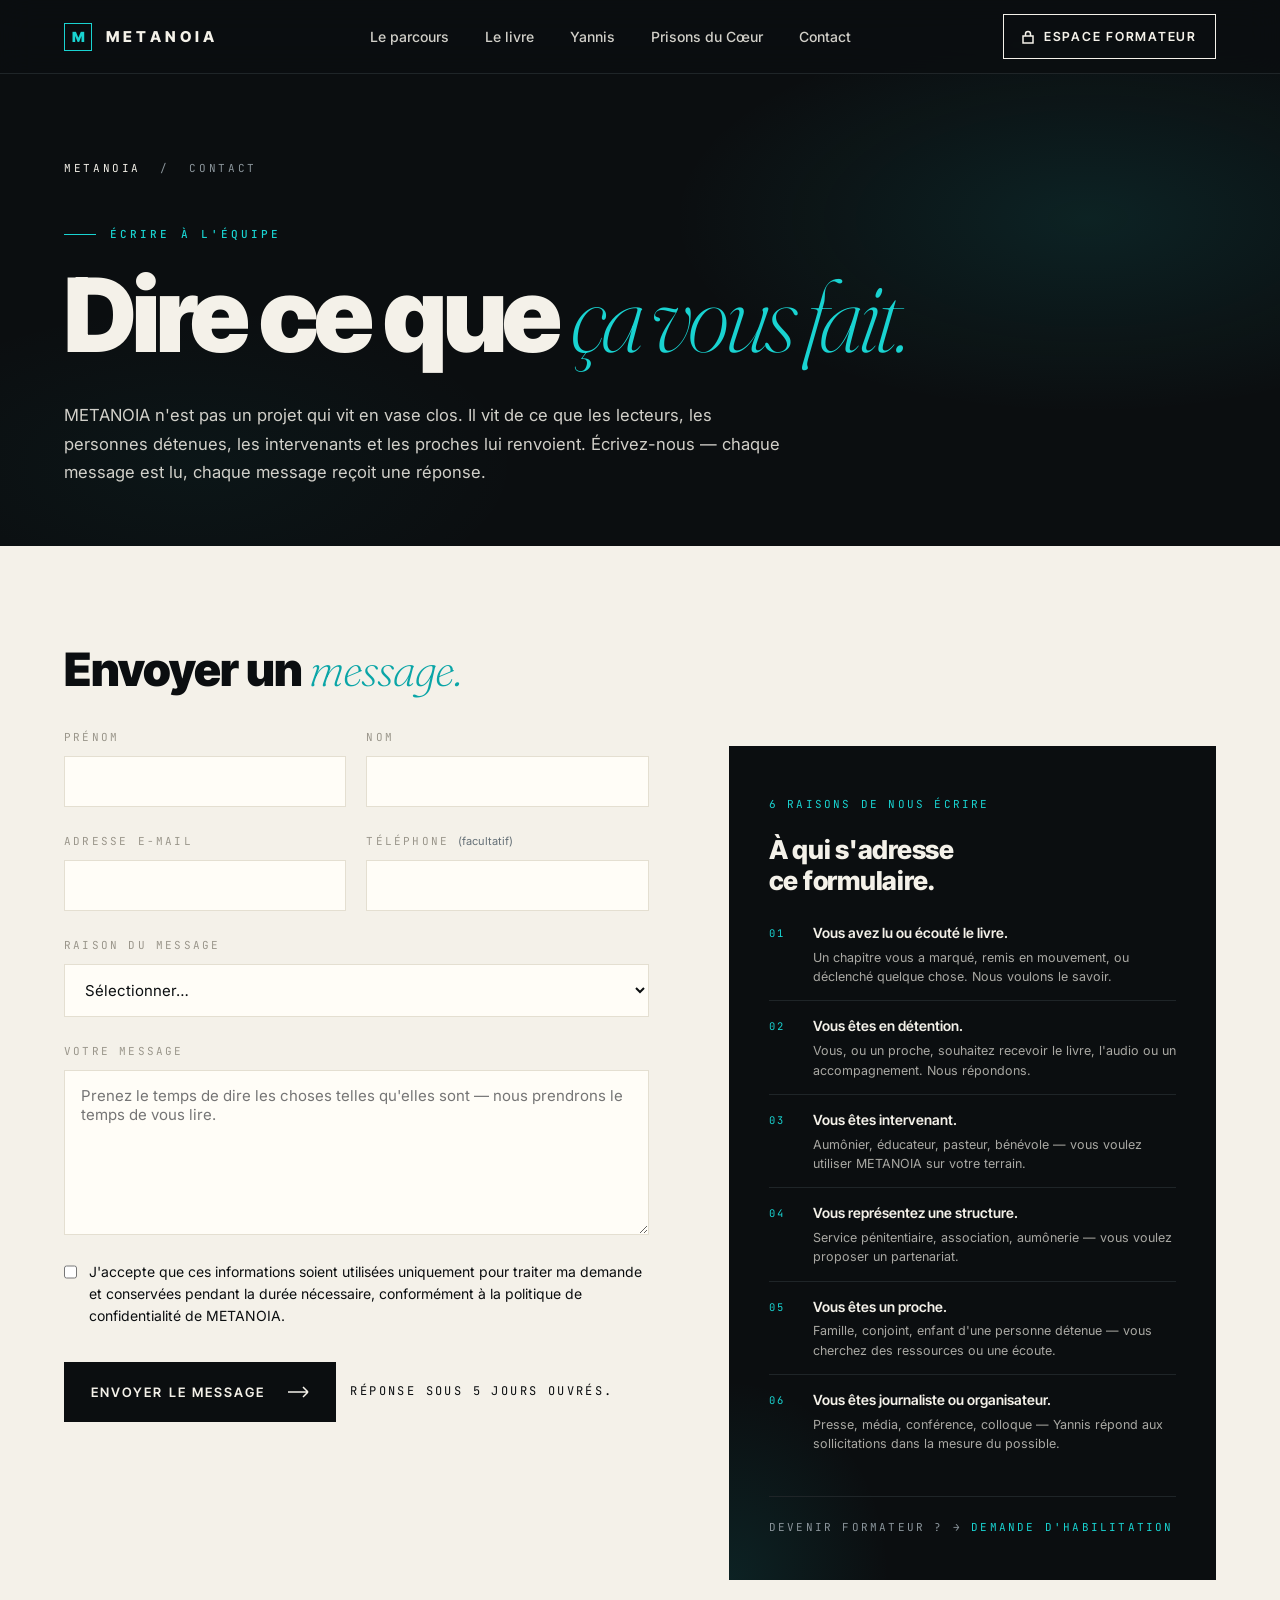
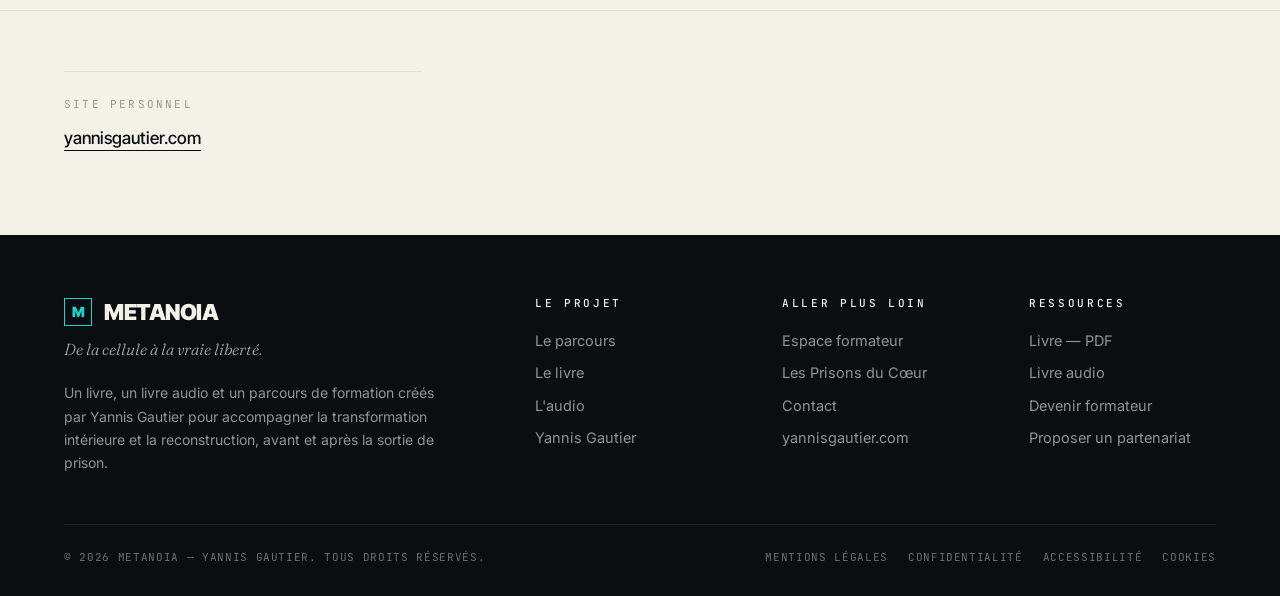
<file: contact.html>
<!DOCTYPE html>
<html lang="fr">
<head>
<meta charset="UTF-8" />
<meta name="viewport" content="width=device-width, initial-scale=1.0" />
<meta name="robots" content="noindex, nofollow" />
<title>Contact — METANOIA</title>
<meta name="description" content="Écrire à l'équipe METANOIA : témoignage de lecteur, demande d'intervention en détention, partenariat, presse, habilitation formateur." />
<meta name="author" content="Yannis Gautier" />
<link rel="preconnect" href="https://fonts.googleapis.com" />
<link rel="preconnect" href="https://fonts.gstatic.com" crossorigin />
<link href="https://fonts.googleapis.com/css2?family=Inter+Tight:wght@400;500;600;700;800;900&family=Inter:wght@300;400;500;600&family=Fraunces:ital,opsz,wght@0,9..144,200;0,9..144,300;0,9..144,400;1,9..144,200;1,9..144,300&family=JetBrains+Mono:wght@400;500&display=swap" rel="stylesheet" />
<link rel="icon" href="data:image/svg+xml,%3Csvg xmlns='http://www.w3.org/2000/svg' viewBox='0 0 32 32'%3E%3Crect width='32' height='32' fill='%230B0E10'/%3E%3Crect x='4' y='4' width='24' height='24' fill='none' stroke='%2319D3D1' stroke-width='2'/%3E%3Ctext x='50%25' y='63%25' font-family='sans-serif' font-weight='900' font-size='16' fill='%2319D3D1' text-anchor='middle'%3EM%3C/text%3E%3C/svg%3E" />
<style>
/* =============================================================
   METANOIA — Direction : alternance graphite / papier chaud
   Palette imposée par le brief (§ 6). Rythme éditorial documentaire.
   ============================================================= */
:root {
  --ink:        #0B0E10;
  --ink-2:      #0E1214;
  --ink-3:      #14181B;
  --ink-line:   #1F2528;

  --paper:      #F4F1E9;
  --paper-hi:   #FFFDF7;
  --paper-line: #E4DFD1;
  --paper-mute: #9A968B;

  --cyan:       #19D3D1;
  --cyan-deep:  #0AA5A7;
  --cyan-glow:  rgba(25,211,209,0.18);

  --grey:       #657077;
  --grey-2:     #8B959B;
  --amber:      #E88A3E;

  --sans:    'Inter', system-ui, -apple-system, sans-serif;
  --display: 'Inter Tight', 'Inter', system-ui, sans-serif;
  --serif:   'Fraunces', 'Times New Roman', serif;
  --mono:    'JetBrains Mono', ui-monospace, monospace;

  --pad-x: clamp(22px, 5vw, 96px);
  --max:   1520px;
  --ease:  cubic-bezier(.2,.7,.15,1);
}

* { box-sizing: border-box; margin: 0; padding: 0; }
html { scroll-behavior: smooth; -webkit-text-size-adjust: 100%; }
body {
  background: var(--ink);
  color: var(--paper);
  font-family: var(--sans);
  font-size: 16.5px;
  line-height: 1.55;
  -webkit-font-smoothing: antialiased;
  -moz-osx-font-smoothing: grayscale;
  overflow-x: hidden;
}
img, svg { display: block; max-width: 100%; height: auto; }
a { color: inherit; text-decoration: none; }
button { font: inherit; cursor: pointer; border: 0; background: transparent; color: inherit; }
::selection { background: var(--cyan); color: var(--ink); }
:focus-visible { outline: 2px solid var(--cyan); outline-offset: 3px; }

.wrap { max-width: var(--max); margin: 0 auto; padding: 0 var(--pad-x); position: relative; }

/* =============================================================
   THÈMES DE SECTION — inversion complète (fond, texte, filets)
   ============================================================= */
.theme-dark {
  background: var(--ink);
  color: var(--paper);
  --local-line: var(--ink-line);
  --local-mute: var(--grey-2);
  --local-fade: rgba(244,241,233,.72);
}
.theme-paper {
  background: var(--paper);
  color: var(--ink);
  --local-line: var(--paper-line);
  --local-mute: var(--paper-mute);
  --local-fade: rgba(11,14,16,.72);
}
.theme-paper-hi { background: var(--paper-hi); color: var(--ink);
  --local-line: var(--paper-line); --local-mute: var(--paper-mute); --local-fade: rgba(11,14,16,.72); }

/* =============================================================
   NAV — s'adapte à la section derrière elle
   ============================================================= */
.nav {
  position: fixed;
  inset: 0 0 auto 0;
  z-index: 100;
  padding: 22px var(--pad-x);
  display: flex;
  align-items: center;
  justify-content: space-between;
  gap: 40px;
  transition: background .3s var(--ease), color .3s var(--ease), border-color .3s var(--ease), padding .3s var(--ease);
}
.nav.is-top { background: transparent; }
.nav.is-scrolled {
  background: rgba(11,14,16,0.88);
  backdrop-filter: blur(16px);
  -webkit-backdrop-filter: blur(16px);
  padding-top: 14px;
  padding-bottom: 14px;
  border-bottom: 1px solid var(--ink-line);
}
.nav__brand {
  display: flex; align-items: center; gap: 14px;
  font-family: var(--display);
  font-weight: 800;
  font-size: 15px;
  letter-spacing: 0.28em;
  color: var(--paper);
}
.nav__brand .mark {
  width: 28px; height: 28px;
  border: 1.5px solid var(--cyan);
  color: var(--cyan);
  display: flex; align-items: center; justify-content: center;
  font-family: var(--display);
  font-weight: 900;
  font-size: 14px;
  letter-spacing: -0.02em;
}
.nav__links {
  display: flex; align-items: center; gap: 36px;
  font-size: 14px; font-weight: 500;
}
.nav__links a {
  color: var(--paper);
  opacity: .85;
  padding: 6px 0;
  transition: opacity .2s, color .2s;
  position: relative;
}
.nav__links a::after {
  content: "";
  position: absolute; left: 0; right: 100%; bottom: -1px;
  height: 1px; background: var(--cyan);
  transition: right .3s var(--ease);
}
.nav__links a:hover::after { right: 0; }
.nav__links a:hover { opacity: 1; }
.nav__cta {
  display: inline-flex; align-items: center; gap: 10px;
  font-family: var(--display);
  font-size: 12.5px;
  font-weight: 600;
  letter-spacing: 0.14em;
  text-transform: uppercase;
  padding: 12px 18px;
  border: 1px solid var(--paper);
  color: var(--paper);
  transition: background .2s, color .2s, border-color .2s;
}
.nav__cta:hover { background: var(--cyan); color: var(--ink); border-color: var(--cyan); }
.nav__cta svg { width: 12px; height: 14px; }

.nav__burger {
  display: none;
  width: 42px; height: 42px;
  border: 1px solid rgba(244,241,233,.3);
  align-items: center; justify-content: center;
  flex-direction: column; gap: 5px;
}
.nav__burger span { display: block; width: 18px; height: 1.5px; background: var(--paper); transition: transform .3s, opacity .3s; }
.nav.is-open .nav__burger span:nth-child(1) { transform: translateY(3.25px) rotate(45deg); }
.nav.is-open .nav__burger span:nth-child(2) { opacity: 0; }
.nav.is-open .nav__burger span:nth-child(3) { transform: translateY(-3.25px) rotate(-45deg); }

@media (max-width: 960px) {
  .nav__burger { display: flex; }
  .nav__links, .nav__cta {
    position: fixed; inset: 78px 0 auto 0;
    background: var(--ink);
    border-bottom: 1px solid var(--ink-line);
    padding: 40px var(--pad-x);
    flex-direction: column; align-items: flex-start;
    gap: 22px;
    font-size: 22px;
    transform: translateY(-120%);
    transition: transform .5s var(--ease);
  }
  .nav__cta { display: none; }
  .nav.is-open .nav__links { transform: translateY(0); }
  .nav__links { bottom: 0; overflow-y: auto; padding-bottom: 110px; } /* plein écran, place réservée au bouton */
  .nav.is-open .nav__cta {
    display: inline-flex;
    position: fixed;
    top: auto; bottom: 24px; left: var(--pad-x); right: var(--pad-x); /* ancré en bas : ne recouvre plus le dernier lien */
    padding: 16px;
    justify-content: center;
    font-size: 13px;
    transform: translateY(0);
    border-bottom: 0;
  }
}

/* =============================================================
   HERO — sombre, image à droite, typographie massive
   ============================================================= */
.hero {
  position: relative;
  min-height: 100vh;
  background: var(--ink);
  overflow: hidden;
  padding-top: 130px;
  padding-bottom: 90px;
}
.hero__grid {
  display: grid;
  grid-template-columns: 1.35fr 1fr;
  gap: 0;
  min-height: calc(100vh - 130px - 90px);
  align-items: stretch;
}
.hero__text {
  padding: 0 var(--pad-x);
  display: flex;
  flex-direction: column;
  justify-content: space-between;
  gap: 60px;
}
.hero__kicker {
  display: inline-flex; align-items: center; gap: 14px;
  font-family: var(--mono);
  font-size: 11px;
  font-weight: 500;
  letter-spacing: 0.28em;
  color: var(--cyan);
  text-transform: uppercase;
}
.hero__kicker::before {
  content: ""; width: 40px; height: 1px; background: var(--cyan);
}
.hero__title {
  margin-top: 30px;
  font-family: var(--display);
  font-weight: 900;
  font-size: clamp(64px, 12vw, 190px);
  line-height: 0.88;
  letter-spacing: -0.045em;
  color: var(--paper);
}
.hero__title .out {
  -webkit-text-stroke: 1.5px var(--paper);
  color: transparent;
  font-weight: 800;
}
.hero__title .cy { color: var(--cyan); }
.hero__title span { display: block; }
.hero__bottom {
  display: flex; flex-direction: column; gap: 30px;
}
.hero__lede {
  font-size: clamp(17px, 1.4vw, 20px);
  line-height: 1.55;
  color: var(--paper);
  opacity: .9;
  max-width: 540px;
}
.hero__actions { display: flex; gap: 12px; flex-wrap: wrap; }

.hero__image {
  position: relative;
  min-height: 100%;
  background: var(--ink-2);
  overflow: hidden;
}
.hero__image::before {
  content: "";
  position: absolute; inset: 0;
  background:
    radial-gradient(ellipse 55% 60% at 65% 45%, rgba(255,253,247,.10), transparent 65%),
    linear-gradient(120deg, var(--ink) 0%, transparent 40%),
    linear-gradient(135deg, #171B1E 0%, #0A0D10 100%);
}
.hero__image::after {
  content: "";
  position: absolute;
  left: 30%; right: 20%; top: 15%; bottom: 5%;
  background:
    radial-gradient(ellipse 40% 20% at 50% 22%, rgba(255,253,247,.10), transparent 60%),
    radial-gradient(ellipse 55% 40% at 50% 65%, rgba(255,253,247,.06), transparent 60%);
  filter: blur(1px);
}
.hero__image-label {
  position: absolute;
  bottom: 40px; right: 40px;
  transform: rotate(-90deg);
  transform-origin: right bottom;
  font-family: var(--mono);
  font-size: 11px;
  font-weight: 500;
  letter-spacing: 0.3em;
  color: var(--paper);
  opacity: .5;
  text-transform: uppercase;
  z-index: 2;
}
.hero__image-tag {
  position: absolute;
  top: 30px; left: 30px;
  font-family: var(--mono);
  font-size: 10px;
  letter-spacing: 0.3em;
  color: var(--grey-2);
  text-transform: uppercase;
  z-index: 2;
  display: flex; align-items: center; gap: 10px;
}
.hero__image-tag .live { width: 6px; height: 6px; background: var(--cyan); border-radius: 50%; box-shadow: 0 0 0 4px var(--cyan-glow); }

.hero__scroll {
  position: absolute;
  bottom: 30px; left: var(--pad-x);
  z-index: 3;
  display: flex; align-items: center; gap: 16px;
  font-family: var(--mono);
  font-size: 11px;
  letter-spacing: 0.3em;
  color: var(--paper);
  opacity: .7;
  text-transform: uppercase;
}
.hero__scroll .l { width: 60px; height: 1px; background: rgba(244,241,233,.3); position: relative; overflow: hidden; }
.hero__scroll .l::after {
  content: ""; position: absolute; inset: 0; background: var(--cyan);
  transform: translateX(-100%);
  animation: sweep 2.8s var(--ease) infinite;
}
@keyframes sweep { 0% { transform: translateX(-100%); } 60%, 100% { transform: translateX(100%); } }

@media (max-width: 960px) {
  .hero__grid { grid-template-columns: 1fr; gap: 40px; }
  .hero__image { min-height: 380px; }
  .hero__image-label { display: none; }
  .hero__scroll { display: none; }
}

/* =============================================================
   MARQUEE — bande cyan pleine, mots-clés du parcours
   ============================================================= */
.marquee {
  background: var(--cyan);
  color: var(--ink);
  padding: 22px 0;
  overflow: hidden;
  position: relative;
}
.marquee__track {
  display: flex;
  gap: 44px;
  white-space: nowrap;
  animation: mv 50s linear infinite;
  font-family: var(--display);
  font-weight: 800;
  font-size: 20px;
  letter-spacing: 0.18em;
  text-transform: uppercase;
  align-items: center;
}
.marquee__track span { display: inline-flex; align-items: center; gap: 44px; }
.marquee__track .sep {
  display: inline-block;
  width: 8px; height: 8px;
  transform: rotate(45deg);
  border: 1.5px solid var(--ink);
}
@keyframes mv { to { transform: translateX(-50%); } }
@media (prefers-reduced-motion: reduce) { .marquee__track { animation: none; } }

/* =============================================================
   BUTTONS
   ============================================================= */
.btn {
  display: inline-flex; align-items: center; justify-content: space-between;
  gap: 22px;
  padding: 19px 26px;
  font-family: var(--display);
  font-weight: 600;
  font-size: 13px;
  letter-spacing: 0.16em;
  text-transform: uppercase;
  border: 1px solid;
  transition: transform .3s var(--ease), background .3s var(--ease), color .3s var(--ease), border-color .3s var(--ease);
  min-width: 240px;
}
.btn__arrow { width: 22px; height: 12px; flex-shrink: 0; transition: transform .3s var(--ease); }
.btn:hover .btn__arrow { transform: translateX(6px); }
.btn--primary { background: var(--paper); color: var(--ink); border-color: var(--paper); }
.btn--primary:hover { background: var(--cyan); border-color: var(--cyan); }
.btn--ghost { background: transparent; color: var(--paper); border-color: rgba(244,241,233,.3); }
.btn--ghost:hover { border-color: var(--cyan); color: var(--cyan); }
.theme-paper .btn--primary { background: var(--ink); color: var(--paper); border-color: var(--ink); }
.theme-paper .btn--primary:hover { background: var(--cyan); border-color: var(--cyan); color: var(--ink); }
.theme-paper .btn--ghost { color: var(--ink); border-color: rgba(11,14,16,.2); }
.theme-paper .btn--ghost:hover { border-color: var(--cyan); color: var(--cyan-deep); }
.theme-paper .btn--dark { background: var(--ink); color: var(--paper); border-color: var(--ink); }
.theme-paper .btn--dark:hover { background: var(--cyan); color: var(--ink); border-color: var(--cyan); }

/* =============================================================
   Common — eyebrow, titles
   ============================================================= */
.eyebrow {
  display: inline-flex; align-items: center; gap: 14px;
  font-family: var(--mono);
  font-size: 11px;
  font-weight: 500;
  letter-spacing: 0.28em;
  text-transform: uppercase;
  color: var(--cyan);
}
.eyebrow::before { content: ""; width: 32px; height: 1px; background: var(--cyan); }

.section-tag {
  position: absolute;
  top: 40px; left: var(--pad-x);
  font-family: var(--mono);
  font-size: 11px;
  letter-spacing: 0.28em;
  text-transform: uppercase;
  color: var(--local-mute);
  z-index: 2;
}

/* =============================================================
   TENSION — PAPIER, gros pull-quote éditorial
   ============================================================= */
.tension {
  padding: clamp(110px, 15vh, 180px) 0;
  border-bottom: 1px solid var(--paper-line);
  position: relative;
}
.tension__inner {
  display: grid;
  grid-template-columns: 260px 1fr;
  gap: 80px;
  align-items: flex-start;
}
.tension__left {
  position: sticky; top: 100px;
}
.tension__num {
  font-family: var(--mono);
  font-size: 11px;
  letter-spacing: 0.24em;
  color: var(--paper-mute);
  text-transform: uppercase;
  padding-top: 14px;
  border-top: 1px solid var(--paper-line);
}
.tension__num b {
  display: block; margin-top: 12px;
  color: var(--ink);
  font-weight: 500;
  font-size: 13px;
  letter-spacing: 0.16em;
}
.tension__quote {
  font-family: var(--serif);
  font-weight: 200;
  font-style: italic;
  font-size: clamp(38px, 5.6vw, 88px);
  line-height: 1.02;
  letter-spacing: -0.025em;
  color: var(--ink);
  max-width: 1000px;
}
.tension__quote::before, .tension__quote::after {
  color: var(--cyan-deep);
  font-style: normal;
  font-weight: 400;
}
.tension__quote::before { content: "« "; }
.tension__quote::after { content: " »"; }
.tension__text {
  margin-top: 48px;
  font-size: 18px;
  line-height: 1.7;
  color: var(--ink);
  opacity: .85;
  max-width: 640px;
}
.tension__text + .tension__text { margin-top: 20px; opacity: .74; }
.tension__sig {
  margin-top: 40px;
  padding-top: 24px;
  border-top: 1px solid var(--paper-line);
  font-family: var(--mono);
  font-size: 11px;
  letter-spacing: 0.16em;
  color: var(--paper-mute);
  text-transform: uppercase;
  max-width: 640px;
}
.tension__sig b { color: var(--ink); font-weight: 500; }

@media (max-width: 900px) {
  .tension__inner { grid-template-columns: 1fr; gap: 30px; }
  .tension__left { position: static; }
}

/* =============================================================
   DOORS — Lire / Former / Agir, sur PAPIER
   ============================================================= */
.doors {
  padding: clamp(110px, 15vh, 180px) 0;
  border-bottom: 1px solid var(--paper-line);
  position: relative;
}
.doors__head {
  display: grid;
  grid-template-columns: 1fr 1.3fr;
  gap: 60px;
  align-items: end;
  margin-bottom: 90px;
}
.doors__title {
  margin-top: 30px;
  font-family: var(--display);
  font-weight: 800;
  font-size: clamp(48px, 7vw, 108px);
  line-height: 0.88;
  letter-spacing: -0.04em;
  color: var(--ink);
}
.doors__title em {
  font-family: var(--serif);
  font-weight: 200;
  font-style: italic;
  color: var(--cyan-deep);
}
.doors__intro {
  font-size: 17px;
  line-height: 1.65;
  color: var(--ink);
  opacity: .78;
  max-width: 480px;
  justify-self: end;
}
.door-list { display: flex; flex-direction: column; }
.door {
  padding: 46px 0;
  border-top: 1px solid var(--paper-line);
  display: grid;
  grid-template-columns: 100px 260px 1fr auto;
  gap: 40px;
  align-items: center;
  position: relative;
  transition: padding .3s var(--ease);
}
.door:last-child { border-bottom: 1px solid var(--paper-line); }
.door::before {
  content: "";
  position: absolute; left: 0; right: 0; top: 0;
  height: 1px;
  background: var(--ink);
  transform: scaleX(0);
  transform-origin: left;
  transition: transform .5s var(--ease);
}
.door:hover::before { transform: scaleX(1); }
.door:hover .door__num { color: var(--ink); }
.door:hover .door__name { color: var(--cyan-deep); }
.door:hover .door__arrow { transform: translateX(10px); color: var(--cyan-deep); }
.door__num {
  font-family: var(--display);
  font-weight: 800;
  font-size: 60px;
  letter-spacing: -0.04em;
  color: var(--paper-mute);
  transition: color .3s;
  line-height: 1;
}
.door__meta { display: flex; flex-direction: column; gap: 12px; }
.door__tag {
  font-family: var(--mono);
  font-size: 10px;
  font-weight: 500;
  letter-spacing: 0.28em;
  text-transform: uppercase;
  color: var(--cyan-deep);
}
.door__name {
  font-family: var(--display);
  font-weight: 800;
  font-size: 42px;
  line-height: 1;
  letter-spacing: -0.03em;
  color: var(--ink);
  transition: color .3s;
}
.door__desc {
  font-size: 15.5px;
  line-height: 1.6;
  color: var(--ink);
  opacity: .78;
  max-width: 500px;
}
.door__arrow {
  font-family: var(--display);
  font-size: 30px;
  color: var(--paper-mute);
  transition: transform .3s, color .3s;
}

@media (max-width: 960px) {
  .doors__head { grid-template-columns: 1fr; gap: 24px; margin-bottom: 60px; }
  .doors__intro { justify-self: start; }
  .door { grid-template-columns: 70px 1fr auto; grid-template-rows: auto auto; gap: 20px; padding: 34px 0; }
  .door__num { font-size: 36px; }
  .door__name { font-size: 26px; }
  .door__meta { grid-column: 2 / 3; }
  .door__desc { grid-column: 1 / -1; max-width: none; }
  .door__arrow { grid-column: 3; grid-row: 1; }
}

/* =============================================================
   MANIFESTE — SOMBRE, plein écran, statement
   ============================================================= */
.manifest {
  padding: clamp(130px, 20vh, 240px) 0;
  border-bottom: 1px solid var(--ink-line);
  position: relative;
  background:
    radial-gradient(ellipse 60% 60% at 50% 55%, rgba(25,211,209,0.14), transparent 65%),
    var(--ink);
  text-align: center;
  overflow: hidden;
}
.manifest__eyebrow { justify-content: center; margin-bottom: 40px; }
.manifest__title {
  font-family: var(--display);
  font-weight: 800;
  font-size: clamp(56px, 10vw, 160px);
  line-height: 0.86;
  letter-spacing: -0.05em;
  color: var(--paper);
}
.manifest__title em {
  font-family: var(--serif);
  font-weight: 200;
  font-style: italic;
  color: var(--cyan);
}
.manifest__title .out {
  -webkit-text-stroke: 1.5px var(--paper);
  color: transparent;
}
.manifest__sub {
  margin-top: 50px;
  font-size: 18px;
  line-height: 1.6;
  color: var(--paper);
  opacity: .8;
  max-width: 720px;
  margin-inline: auto;
}

/* =============================================================
   PROGRESSION — 2 mouvements / 10 chapitres, PAPIER
   ============================================================= */
.progression {
  padding: clamp(110px, 15vh, 180px) 0;
  border-bottom: 1px solid var(--paper-line);
  position: relative;
}
.progression__head {
  display: grid;
  grid-template-columns: auto 1fr auto;
  gap: 40px;
  align-items: end;
  margin-bottom: 60px;
}
.progression__title {
  margin-top: 24px;
  font-family: var(--display);
  font-weight: 800;
  font-size: clamp(40px, 5.4vw, 74px);
  line-height: 0.95;
  letter-spacing: -0.035em;
  color: var(--ink);
  max-width: 820px;
}
.progression__title em {
  font-family: var(--serif);
  font-weight: 200;
  font-style: italic;
  color: var(--cyan-deep);
}
.progression__meta {
  font-family: var(--mono);
  font-size: 11px;
  letter-spacing: 0.24em;
  color: var(--paper-mute);
  text-transform: uppercase;
  text-align: right;
  max-width: 200px;
}
.progression__meta b { display: block; margin-top: 6px; color: var(--ink); font-weight: 500; font-size: 13px; }

/* Timeline visuelle */
.timeline {
  padding: 26px 0 46px;
  border-top: 1px solid var(--paper-line);
  border-bottom: 1px solid var(--paper-line);
  margin-bottom: 60px;
  position: relative;
}
.timeline__scale {
  display: grid;
  grid-template-columns: 1fr 1fr;
  gap: 40px;
  padding-top: 24px;
  position: relative;
}
.timeline__act { position: relative; padding-top: 20px; border-top: 2px solid var(--ink); }
.timeline__act:nth-child(2) { border-top-color: var(--cyan-deep); }
.timeline__act::before, .timeline__act::after {
  content: ""; position: absolute; top: -6px;
  width: 10px; height: 10px; border-radius: 50%; background: var(--ink);
}
.timeline__act:nth-child(2)::before, .timeline__act:nth-child(2)::after { background: var(--cyan-deep); }
.timeline__act::before { left: 0; }
.timeline__act::after { right: 0; }
.timeline__act-lbl {
  font-family: var(--mono);
  font-size: 10px;
  letter-spacing: 0.28em;
  color: var(--ink);
  text-transform: uppercase;
}
.timeline__act:nth-child(2) .timeline__act-lbl { color: var(--cyan-deep); }
.timeline__act-name {
  margin-top: 4px;
  font-family: var(--display);
  font-weight: 700;
  font-size: 14px;
  color: var(--ink);
  letter-spacing: -0.01em;
}
.timeline__ticks {
  position: absolute;
  top: 26px; left: 0; right: 0;
  display: grid;
  grid-template-columns: repeat(10, 1fr);
  pointer-events: none;
}
.timeline__ticks span {
  height: 8px;
  border-left: 1px solid var(--paper-line);
}

.acts {
  display: grid;
  grid-template-columns: 1fr 1fr;
  border-top: 1px solid var(--paper-line);
  border-bottom: 1px solid var(--paper-line);
}
.act { padding: 50px 40px 40px; position: relative; }
.act + .act { border-left: 1px solid var(--paper-line); }
.act__badge {
  display: flex; align-items: baseline; gap: 24px;
  padding-bottom: 26px;
  border-bottom: 1px solid var(--paper-line);
  font-family: var(--mono);
  font-size: 11px;
  font-weight: 500;
  letter-spacing: 0.28em;
  text-transform: uppercase;
  color: var(--cyan-deep);
}
.act__badge .num {
  font-family: var(--display);
  font-size: 60px;
  font-weight: 800;
  color: var(--ink);
  letter-spacing: -0.04em;
  line-height: 1;
}
.act__badge .range { color: var(--paper-mute); letter-spacing: 0.22em; }
.act__name {
  margin-top: 30px;
  font-family: var(--display);
  font-weight: 800;
  font-size: clamp(28px, 2.8vw, 40px);
  line-height: 1;
  letter-spacing: -0.03em;
  color: var(--ink);
  min-height: 96px;
}
.act__name em {
  font-family: var(--serif);
  font-weight: 200;
  font-style: italic;
  color: var(--cyan-deep);
}
.act__desc {
  margin-top: 18px;
  font-size: 15px;
  line-height: 1.65;
  color: var(--ink);
  opacity: .75;
  max-width: 460px;
}
.act__chapters { margin-top: 40px; }
.chapter {
  display: grid;
  grid-template-columns: 56px 1fr auto;
  gap: 24px;
  padding: 22px 0;
  border-top: 1px solid var(--paper-line);
  align-items: center;
  transition: padding .3s var(--ease);
}
.chapter:hover { padding-left: 8px; padding-right: 8px; background: rgba(25,211,209,0.05); }
.chapter:hover .chapter__name { color: var(--cyan-deep); }
.chapter:last-child { border-bottom: 1px solid var(--paper-line); }
.chapter__num {
  font-family: var(--mono);
  font-weight: 500;
  font-size: 13px;
  letter-spacing: 0.08em;
  color: var(--cyan-deep);
}
.chapter__body { min-width: 0; }
.chapter__name {
  font-family: var(--display);
  font-weight: 700;
  font-size: 20px;
  line-height: 1.15;
  letter-spacing: -0.02em;
  color: var(--ink);
  transition: color .3s;
}
.chapter__obj {
  margin-top: 6px;
  font-size: 14px;
  line-height: 1.5;
  color: var(--ink);
  opacity: .65;
}
.chapter__dur {
  font-family: var(--mono);
  font-size: 11px;
  letter-spacing: 0.14em;
  color: var(--paper-mute);
  text-transform: uppercase;
}

@media (max-width: 960px) {
  .progression__head { grid-template-columns: 1fr; gap: 24px; margin-bottom: 40px; }
  .progression__meta { text-align: left; }
  .acts { grid-template-columns: 1fr; }
  .act + .act { border-left: 0; border-top: 1px solid var(--paper-line); }
  .act__name { min-height: unset; }
  .timeline__scale { grid-template-columns: 1fr; gap: 40px; }
}

/* =============================================================
   LIVRE — SOMBRE, couverture 3D à gauche
   ============================================================= */
.book {
  padding: clamp(110px, 15vh, 180px) 0;
  border-bottom: 1px solid var(--ink-line);
  background:
    radial-gradient(ellipse 45% 40% at 25% 50%, rgba(25,211,209,0.10), transparent 65%),
    var(--ink);
  position: relative;
}
.book__grid {
  display: grid;
  grid-template-columns: 1fr 1.25fr;
  gap: 90px;
  align-items: center;
}
.book__stage {
  position: relative;
  perspective: 1600px;
  display: flex; align-items: center; justify-content: center;
  min-height: 560px;
}
.book__3d {
  position: relative;
  width: min(360px, 80%);
  aspect-ratio: 2/3;
  transform-style: preserve-3d;
  transform: rotateY(-22deg) rotateX(4deg);
  transition: transform .8s var(--ease);
  filter: drop-shadow(-30px 40px 60px rgba(0,0,0,.5));
}
.book__stage:hover .book__3d { transform: rotateY(-12deg) rotateX(2deg); }
.book__face {
  position: absolute; inset: 0;
  background: linear-gradient(135deg, #14191D 0%, #0A0D0F 100%);
  padding: 42px 34px;
  display: flex; flex-direction: column; justify-content: space-between;
  border: 1px solid #1c2226;
  overflow: hidden;
}
.book__face::before {
  content: ""; position: absolute;
  top: 0; bottom: 0; left: 14px; width: 1px;
  background: rgba(255,255,255,.05);
}
.book__face::after {
  content: ""; position: absolute;
  right: 60px; top: 44%;
  width: 130px; height: 130px;
  background: radial-gradient(circle at 35% 30%, #F2A15A, #8C3A0E 75%, #4A1D06);
  border-radius: 50%;
  box-shadow: 0 10px 40px rgba(232,138,62,.35);
}
.book__face-top {
  font-family: var(--mono);
  font-size: 10px;
  letter-spacing: 0.32em;
  color: var(--cyan);
  text-transform: uppercase;
  position: relative; z-index: 2;
}
.book__face-mid { position: relative; z-index: 2; }
.book__face-title {
  font-family: var(--display);
  font-weight: 900;
  font-size: clamp(46px, 4.4vw, 62px);
  line-height: 0.82;
  letter-spacing: -0.05em;
  color: var(--paper);
}
.book__face-sub {
  margin-top: 14px;
  font-family: var(--serif);
  font-style: italic;
  font-weight: 300;
  font-size: 16px;
  line-height: 1.2;
  color: var(--paper);
  opacity: .8;
}
.book__face-bot {
  position: relative; z-index: 2;
  border-top: 1px solid rgba(255,255,255,.08);
  padding-top: 16px;
  font-family: var(--mono);
  font-size: 11px;
  letter-spacing: 0.24em;
  text-transform: uppercase;
  color: var(--grey-2);
  display: flex; justify-content: space-between;
}
.book__face-bot b { color: var(--paper); font-weight: 500; }
.book__pages {
  position: absolute;
  top: 8px; bottom: 8px; right: -6px;
  width: 6px;
  background: repeating-linear-gradient(180deg, #E9E4D6 0, #E9E4D6 1px, #C9C4B4 1px, #C9C4B4 2px);
}

.book__meta {
  padding-left: 40px;
  border-left: 1px solid var(--ink-line);
}
.book__title {
  margin-top: 22px;
  font-family: var(--display);
  font-weight: 800;
  font-size: clamp(40px, 5.6vw, 74px);
  line-height: 0.95;
  letter-spacing: -0.035em;
  color: var(--paper);
}
.book__title em {
  font-family: var(--serif);
  font-weight: 200;
  font-style: italic;
  color: var(--cyan);
}
.book__desc {
  margin-top: 26px;
  font-size: 16.5px;
  line-height: 1.7;
  color: var(--paper);
  opacity: .82;
  max-width: 540px;
}
.book__specs {
  margin-top: 32px;
  display: grid;
  grid-template-columns: repeat(3, 1fr);
  gap: 20px;
  padding: 28px 0;
  border-top: 1px solid var(--ink-line);
  border-bottom: 1px solid var(--ink-line);
  max-width: 540px;
}
.book__spec-num {
  font-family: var(--display);
  font-weight: 800;
  font-size: 36px;
  color: var(--cyan);
  letter-spacing: -0.03em;
  line-height: 1;
}
.book__spec-lbl {
  margin-top: 6px;
  font-family: var(--mono);
  font-size: 11px;
  letter-spacing: 0.18em;
  color: var(--grey-2);
  text-transform: uppercase;
}
.book__actions { margin-top: 30px; display: flex; flex-wrap: wrap; gap: 12px; }

@media (max-width: 960px) {
  .book__grid { grid-template-columns: 1fr; gap: 60px; }
  .book__meta { padding-left: 0; border-left: 0; padding-top: 40px; border-top: 1px solid var(--ink-line); }
  .book__stage { min-height: 460px; }
}

/* =============================================================
   AUDIO — SOMBRE
   ============================================================= */
.audio {
  padding: clamp(110px, 15vh, 180px) 0;
  border-bottom: 1px solid var(--ink-line);
  background: var(--ink);
}
.audio__head {
  display: grid;
  grid-template-columns: 1fr 1fr;
  gap: 60px;
  align-items: end;
  margin-bottom: 60px;
}
.audio__title {
  margin-top: 24px;
  font-family: var(--display);
  font-weight: 800;
  font-size: clamp(40px, 5.4vw, 70px);
  line-height: 0.95;
  letter-spacing: -0.03em;
  color: var(--paper);
}
.audio__title em {
  font-family: var(--serif);
  font-weight: 200;
  font-style: italic;
  color: var(--cyan);
}
.audio__intro {
  font-size: 16px;
  line-height: 1.65;
  color: var(--paper);
  opacity: .78;
  max-width: 480px;
  justify-self: end;
}
.player {
  border: 1px solid var(--ink-line);
  background: var(--ink-2);
  padding: 40px;
  display: grid;
  grid-template-columns: 82px 1fr 260px;
  gap: 36px;
  align-items: center;
  position: relative;
}
.player::before {
  content: "";
  position: absolute; top: -1px; left: 0;
  width: 100px; height: 3px;
  background: var(--cyan);
}
.player__play {
  width: 82px; height: 82px;
  border-radius: 50%;
  background: var(--cyan);
  color: var(--ink);
  display: flex; align-items: center; justify-content: center;
  transition: transform .2s, background .2s;
  flex-shrink: 0;
}
.player__play:hover { transform: scale(1.06); background: var(--paper-hi); }
.player__play svg { width: 24px; height: 24px; }
.player__center { min-width: 0; }
.player__meta {
  display: flex; justify-content: space-between; align-items: baseline;
  gap: 20px; margin-bottom: 18px; flex-wrap: wrap;
}
.player__now {
  font-family: var(--mono);
  font-size: 10px;
  letter-spacing: 0.28em;
  color: var(--cyan);
  text-transform: uppercase;
}
.player__title {
  margin-top: 6px;
  font-family: var(--display);
  font-weight: 700;
  font-size: 22px;
  letter-spacing: -0.015em;
  color: var(--paper);
}
.player__voice {
  font-family: var(--mono);
  font-size: 11px;
  color: var(--grey-2);
  letter-spacing: 0.14em;
  text-transform: uppercase;
}
.player__wave {
  height: 44px;
  display: flex; align-items: center; gap: 2px;
  cursor: pointer;
  position: relative;
}
.player__wave span {
  display: block; flex: 1; min-width: 2px;
  background: rgba(244,241,233,.16);
  transition: background .3s;
}
.player__wave span.past { background: var(--cyan); }
.player__times {
  margin-top: 10px;
  display: flex; justify-content: space-between;
  font-family: var(--mono);
  font-size: 11px;
  letter-spacing: 0.08em;
  color: var(--grey-2);
  font-variant-numeric: tabular-nums;
}
.player__side { display: flex; flex-direction: column; gap: 14px; align-items: flex-end; }
.player__speed { display: flex; gap: 4px; font-family: var(--mono); font-size: 11px; }
.player__speed button {
  padding: 7px 10px;
  border: 1px solid var(--ink-line);
  color: var(--grey-2);
  min-width: 44px;
  transition: color .2s, border-color .2s, background .2s;
}
.player__speed button:hover { color: var(--paper); border-color: var(--grey); }
.player__speed button.is-active { color: var(--ink); background: var(--cyan); border-color: var(--cyan); }
.player__download {
  font-family: var(--mono);
  font-size: 11px;
  letter-spacing: 0.2em;
  color: var(--grey-2);
  text-transform: uppercase;
  border-bottom: 1px solid transparent;
  padding-bottom: 2px;
}
.player__download:hover { color: var(--cyan); border-bottom-color: var(--cyan); }
.audio__note {
  margin-top: 24px;
  font-family: var(--mono);
  font-size: 12px;
  color: var(--grey-2);
  max-width: 720px;
  padding-left: 12px;
  border-left: 2px solid var(--cyan);
  line-height: 1.65;
}
@media (max-width: 960px) {
  .audio__head { grid-template-columns: 1fr; gap: 24px; }
  .player { grid-template-columns: 1fr; gap: 24px; padding: 30px 24px; }
  .player__side { flex-direction: row; justify-content: space-between; align-items: center; flex-wrap: wrap; }
  .player__play { justify-self: start; }
}

/* =============================================================
   YANNIS — PAPIER, image à gauche, texte à droite
   ============================================================= */
.yannis {
  padding: clamp(110px, 15vh, 180px) 0;
  border-bottom: 1px solid var(--paper-line);
  position: relative;
}
.yannis__grid {
  display: grid;
  grid-template-columns: 1fr 1.3fr;
  gap: 80px;
  align-items: center;
}
.yannis__portrait {
  aspect-ratio: 4/5;
  background: var(--ink);
  border: 1px solid var(--ink);
  overflow: hidden;
  position: relative;
}
.yannis__portrait::before {
  content: "";
  position: absolute; inset: 0;
  background:
    radial-gradient(ellipse 65% 60% at 45% 40%, rgba(255,253,247,.10), transparent 65%),
    linear-gradient(135deg, #171B1E 0%, #0A0D10 100%);
}
.yannis__portrait::after {
  content: "";
  position: absolute;
  left: 20%; right: 20%; top: 20%; bottom: 5%;
  background:
    radial-gradient(ellipse 45% 25% at 50% 20%, rgba(255,253,247,.14), transparent 60%),
    radial-gradient(ellipse 60% 45% at 50% 68%, rgba(255,253,247,.09), transparent 60%);
  filter: blur(1px);
}
.yannis__portrait-frame {
  position: absolute; inset: 20px;
  border: 1px solid rgba(255,255,255,.08);
  padding: 24px;
  display: flex; flex-direction: column; justify-content: space-between;
  z-index: 2;
}
.yannis__portrait-frame .top {
  display: flex; justify-content: space-between; align-items: center;
  font-family: var(--mono);
  font-size: 10px;
  letter-spacing: 0.28em;
  color: rgba(244,241,233,.5);
  text-transform: uppercase;
}
.yannis__portrait-frame .top .dot {
  width: 8px; height: 8px; border-radius: 50%; background: var(--cyan);
  box-shadow: 0 0 0 4px var(--cyan-glow);
}
.yannis__portrait-frame .bot {
  font-family: var(--display);
  font-weight: 700;
  font-size: 20px;
  color: var(--paper);
  letter-spacing: -0.02em;
}
.yannis__portrait-frame .bot small {
  display: block;
  margin-top: 4px;
  font-family: var(--mono);
  font-size: 10px;
  font-weight: 400;
  letter-spacing: 0.16em;
  color: rgba(244,241,233,.5);
  text-transform: uppercase;
}
.yannis__body { max-width: 680px; }
.yannis__title {
  margin-top: 26px;
  font-family: var(--display);
  font-weight: 800;
  font-size: clamp(36px, 4.8vw, 64px);
  line-height: 1;
  letter-spacing: -0.035em;
  color: var(--ink);
}
.yannis__title em {
  font-family: var(--serif);
  font-weight: 200;
  font-style: italic;
  color: var(--cyan-deep);
}
.yannis__text {
  margin-top: 26px;
  font-size: 17px;
  line-height: 1.7;
  color: var(--ink);
  opacity: .88;
}
.yannis__text + .yannis__text { margin-top: 18px; opacity: .78; }
.yannis__quote {
  margin-top: 36px;
  padding: 6px 0 6px 30px;
  border-left: 2px solid var(--cyan-deep);
  font-family: var(--serif);
  font-style: italic;
  font-weight: 300;
  font-size: 24px;
  line-height: 1.35;
  color: var(--ink);
}
.yannis__facts {
  margin-top: 34px;
  display: grid;
  grid-template-columns: repeat(3, 1fr);
  gap: 20px;
  padding: 24px 0;
  border-top: 1px solid var(--paper-line);
  border-bottom: 1px solid var(--paper-line);
  max-width: 620px;
}
.yannis__fact {
  font-family: var(--mono);
  font-size: 10px;
  letter-spacing: 0.22em;
  color: var(--paper-mute);
  text-transform: uppercase;
}
.yannis__fact b {
  display: block;
  font-family: var(--display);
  font-size: 15px;
  font-weight: 700;
  color: var(--ink);
  letter-spacing: -0.01em;
  text-transform: none;
  margin-bottom: 4px;
}
.yannis__cta { margin-top: 32px; display: inline-flex; }

@media (max-width: 960px) {
  .yannis__grid { grid-template-columns: 1fr; gap: 40px; }
  .yannis__portrait { max-width: 400px; }
}

/* =============================================================
   PRISONS DU COEUR — SOMBRE, grande photo horizontale
   ============================================================= */
.pdc {
  padding: clamp(110px, 15vh, 180px) 0;
  border-bottom: 1px solid var(--ink-line);
  background: var(--ink);
  position: relative;
}
.pdc__head {
  display: grid;
  grid-template-columns: 1.4fr 1fr;
  gap: 60px;
  align-items: end;
  margin-bottom: 60px;
}
.pdc__title {
  margin-top: 24px;
  font-family: var(--display);
  font-weight: 800;
  font-size: clamp(40px, 5.6vw, 76px);
  line-height: 0.96;
  letter-spacing: -0.035em;
  color: var(--paper);
}
.pdc__title em {
  font-family: var(--serif);
  font-weight: 200;
  font-style: italic;
  color: var(--cyan);
}
.pdc__intro {
  font-size: 17px;
  line-height: 1.65;
  color: var(--paper);
  opacity: .8;
  max-width: 460px;
  justify-self: end;
}
.pdc__scene {
  position: relative;
  aspect-ratio: 21/9;
  min-height: 380px;
  background: var(--ink-2);
  border: 1px solid var(--ink-line);
  overflow: hidden;
  display: flex; align-items: flex-end;
  padding: 50px;
}
.pdc__scene::before {
  content: "";
  position: absolute; inset: 0;
  background:
    radial-gradient(ellipse 80% 60% at 75% 35%, rgba(25,211,209,0.12), transparent 62%),
    radial-gradient(ellipse 60% 40% at 15% 80%, rgba(232,138,62,0.06), transparent 62%),
    linear-gradient(135deg, #14181B 0%, #0B0E10 100%);
}
.pdc__scene::after {
  content: "";
  position: absolute;
  right: 8%; top: 15%;
  width: 40%; height: 65%;
  background:
    linear-gradient(180deg, transparent 0%, rgba(255,253,247,.04) 40%, rgba(255,253,247,.10) 55%, transparent 100%);
  filter: blur(20px);
}
.pdc__scene-tag {
  position: absolute; top: 24px; left: 30px;
  font-family: var(--mono);
  font-size: 10px;
  letter-spacing: 0.3em;
  color: rgba(244,241,233,.55);
  text-transform: uppercase;
  display: flex; align-items: center; gap: 10px;
}
.pdc__scene-tag .live {
  width: 6px; height: 6px; border-radius: 50%; background: var(--cyan);
  box-shadow: 0 0 0 4px var(--cyan-glow);
}
.pdc__scene-msg {
  position: relative; z-index: 1;
  font-family: var(--serif);
  font-style: italic;
  font-weight: 300;
  font-size: clamp(22px, 2.8vw, 38px);
  line-height: 1.22;
  color: var(--paper);
  max-width: 740px;
  letter-spacing: -0.015em;
}
.pdc__actions { margin-top: 40px; display: flex; flex-wrap: wrap; gap: 14px; }
.pdc__note {
  margin-top: 30px;
  padding-top: 20px;
  border-top: 1px solid var(--ink-line);
  font-family: var(--mono);
  font-size: 12px;
  color: var(--grey-2);
  max-width: 720px;
  line-height: 1.65;
  letter-spacing: 0.02em;
}
@media (max-width: 800px) {
  .pdc__head { grid-template-columns: 1fr; gap: 20px; }
  .pdc__intro { justify-self: start; }
  .pdc__scene { padding: 26px; min-height: 260px; }
}

/* =============================================================
   FORMATEURS — PAPIER
   ============================================================= */
.formers {
  padding: clamp(110px, 15vh, 180px) 0;
  border-bottom: 1px solid var(--paper-line);
  position: relative;
}
.formers__inner {
  display: grid;
  grid-template-columns: 1.3fr 1fr;
  gap: 90px;
  align-items: center;
}
.formers__title {
  margin-top: 24px;
  font-family: var(--display);
  font-weight: 800;
  font-size: clamp(38px, 5vw, 64px);
  line-height: 1;
  letter-spacing: -0.03em;
  color: var(--ink);
}
.formers__title em {
  font-family: var(--serif);
  font-weight: 200;
  font-style: italic;
  color: var(--cyan-deep);
}
.formers__text {
  margin-top: 26px;
  font-size: 17px;
  line-height: 1.7;
  color: var(--ink);
  opacity: .85;
  max-width: 560px;
}
.formers__list {
  margin-top: 32px;
  display: flex; flex-direction: column;
  max-width: 540px;
}
.formers__item {
  display: flex; gap: 20px; align-items: flex-start;
  padding: 18px 0;
  border-top: 1px solid var(--paper-line);
  font-size: 15px;
  line-height: 1.55;
  color: var(--ink);
  opacity: .85;
}
.formers__item:last-child { border-bottom: 1px solid var(--paper-line); }
.formers__item svg {
  flex-shrink: 0;
  width: 18px; height: 18px;
  color: var(--cyan-deep);
  margin-top: 3px;
}
.formers__item b {
  display: block;
  font-family: var(--display);
  font-weight: 700;
  color: var(--ink);
  letter-spacing: -0.01em;
  margin-bottom: 4px;
  font-size: 16px;
}
.access-panel {
  position: relative;
  padding: 44px 38px;
  border: 1px solid var(--ink);
  background: var(--ink);
  color: var(--paper);
}
.access-panel::before {
  content: "";
  position: absolute; top: 0; left: 0;
  width: 100%; height: 3px;
  background: var(--cyan);
}
.access-panel__lock {
  display: inline-flex; align-items: center; gap: 10px;
  font-family: var(--mono);
  font-size: 10px;
  font-weight: 500;
  letter-spacing: 0.28em;
  text-transform: uppercase;
  color: var(--cyan);
  padding: 8px 12px;
  border: 1px solid var(--cyan);
}
.access-panel__title {
  margin-top: 26px;
  font-family: var(--display);
  font-weight: 800;
  font-size: 30px;
  line-height: 1.02;
  letter-spacing: -0.025em;
  color: var(--paper);
}
.access-panel__desc {
  margin-top: 16px;
  font-size: 14.5px;
  line-height: 1.65;
  color: var(--paper);
  opacity: .78;
}
.access-panel__actions {
  margin-top: 28px;
  display: flex; flex-direction: column; gap: 10px;
}
.access-panel__actions .btn { min-width: unset; }
.access-panel__actions .btn--primary { background: var(--cyan); color: var(--ink); border-color: var(--cyan); }
.access-panel__actions .btn--primary:hover { background: var(--paper); border-color: var(--paper); }
.access-panel__actions .btn--ghost { color: var(--paper); border-color: rgba(244,241,233,.3); }
.access-panel__actions .btn--ghost:hover { color: var(--cyan); border-color: var(--cyan); }

@media (max-width: 960px) {
  .formers__inner { grid-template-columns: 1fr; gap: 50px; }
}

/* =============================================================
   FINAL — SOMBRE, énorme titre centré
   ============================================================= */
.final {
  padding: clamp(130px, 20vh, 240px) 0;
  border-bottom: 1px solid var(--ink-line);
  text-align: center;
  position: relative;
  overflow: hidden;
  background:
    radial-gradient(ellipse 55% 55% at 50% 40%, rgba(25,211,209,0.14), transparent 68%),
    var(--ink);
}
.final__inner { position: relative; max-width: 1100px; margin: 0 auto; z-index: 2; }
.final__eyebrow { justify-content: center; }
.final__title {
  margin-top: 36px;
  font-family: var(--display);
  font-weight: 800;
  font-size: clamp(52px, 9vw, 140px);
  line-height: 0.86;
  letter-spacing: -0.045em;
  color: var(--paper);
}
.final__title em {
  font-family: var(--serif);
  font-style: italic;
  font-weight: 200;
  color: var(--cyan);
  display: block;
  margin-top: 6px;
}
.final__sub {
  margin-top: 34px;
  font-size: 18px;
  line-height: 1.6;
  color: var(--paper);
  opacity: .82;
  max-width: 640px;
  margin-inline: auto;
}
.final__actions {
  margin-top: 60px;
  display: flex; gap: 14px;
  justify-content: center; flex-wrap: wrap;
}
.final__actions .btn { min-width: 240px; }

/* =============================================================
   FOOTER — SOMBRE
   ============================================================= */
.footer {
  padding: 60px 0 30px;
  background: var(--ink);
  color: var(--grey-2);
  font-size: 14px;
}
.footer__grid {
  display: grid;
  grid-template-columns: 2.2fr 1fr 1fr 1fr;
  gap: 60px;
  padding-bottom: 50px;
  border-bottom: 1px solid var(--ink-line);
}
.footer__brand-title {
  font-family: var(--display);
  font-weight: 900;
  font-size: 22px;
  color: var(--paper);
  letter-spacing: -0.02em;
  display: flex; align-items: center; gap: 12px;
}
.footer__brand-title .mark {
  width: 28px; height: 28px;
  border: 1.5px solid var(--cyan);
  color: var(--cyan);
  display: flex; align-items: center; justify-content: center;
  font-size: 14px;
  font-weight: 900;
}
.footer__brand-sub {
  margin-top: 8px;
  font-family: var(--serif);
  font-style: italic;
  font-weight: 300;
  color: var(--paper);
  opacity: .7;
  font-size: 16px;
}
.footer__brand-text {
  margin-top: 20px;
  font-size: 14px;
  line-height: 1.65;
  max-width: 380px;
  color: var(--grey-2);
}
.footer__col-title {
  font-family: var(--mono);
  font-size: 11px;
  font-weight: 500;
  letter-spacing: 0.24em;
  text-transform: uppercase;
  color: var(--paper);
  margin-bottom: 18px;
}
.footer__col ul { list-style: none; display: flex; flex-direction: column; gap: 10px; }
.footer__col a { color: var(--grey-2); transition: color .2s; font-size: 14.5px; }
.footer__col a:hover { color: var(--cyan); }
.footer__base {
  padding-top: 24px;
  display: flex; justify-content: space-between;
  gap: 20px; flex-wrap: wrap;
  font-family: var(--mono);
  font-size: 11px;
  color: var(--grey);
  letter-spacing: 0.06em;
  text-transform: uppercase;
}
.footer__base a { color: var(--grey); transition: color .2s; }
.footer__base a:hover { color: var(--cyan); }
.footer__legal { display: flex; gap: 20px; flex-wrap: wrap; }
@media (max-width: 800px) {
  .footer__grid { grid-template-columns: 1fr 1fr; gap: 40px; }
  .footer__brand { grid-column: 1 / -1; }
}

@media (prefers-reduced-motion: reduce) {
  * , *::before, *::after {
    animation-duration: 0.01ms !important;
    transition-duration: 0.01ms !important;
    animation-iteration-count: 1 !important;
  }
}
</style>
<style>
/* =============================================================
   ESPACE FORMATEUR — layout privé (subhero + tabs + panels)
   ============================================================= */
.subhero {
  padding: 160px 0 90px;
  background: var(--ink);
  position: relative;
  overflow: hidden;
}
.subhero::before {
  content: "";
  position: absolute; inset: 0;
  background:
    radial-gradient(ellipse 55% 40% at 20% 30%, rgba(25,211,209,.08), transparent 60%),
    radial-gradient(ellipse 45% 40% at 85% 70%, rgba(25,211,209,.05), transparent 60%);
  pointer-events: none;
}
.subhero__inner {
  max-width: var(--max);
  margin: 0 auto;
  padding: 0 var(--pad-x);
  position: relative;
}
.subhero__crumb {
  font-family: var(--mono);
  font-size: 11px;
  letter-spacing: 0.24em;
  color: var(--grey-2);
  text-transform: uppercase;
  margin-bottom: 40px;
}
.subhero__crumb a { color: var(--paper); }
.subhero__crumb a:hover { color: var(--cyan); }
.subhero__title {
  font-family: var(--display);
  font-weight: 900;
  font-size: clamp(48px, 8vw, 128px);
  line-height: 0.9;
  letter-spacing: -0.04em;
  color: var(--paper);
  max-width: 1100px;
}
.subhero__title em {
  font-family: var(--serif);
  font-style: italic;
  font-weight: 200;
  color: var(--cyan);
  letter-spacing: -0.02em;
}
.subhero__intro {
  margin-top: 40px;
  font-size: clamp(16px, 1.3vw, 19px);
  line-height: 1.7;
  color: var(--paper);
  opacity: .82;
  max-width: 720px;
}
.subhero__meta {
  margin-top: 50px;
  display: flex; gap: 28px; flex-wrap: wrap;
  padding-top: 26px;
  border-top: 1px solid var(--ink-line);
  font-family: var(--mono);
  font-size: 11px;
  letter-spacing: 0.2em;
  color: var(--grey-2);
  text-transform: uppercase;
}
.subhero__meta span { color: var(--cyan); }

/* Security band — paper */
.security-band {
  background: var(--paper);
  border-top: 1px solid var(--paper-line);
  border-bottom: 1px solid var(--paper-line);
  padding: 32px 0;
}
.security-band__inner {
  max-width: var(--max);
  margin: 0 auto;
  padding: 0 var(--pad-x);
  display: flex; align-items: center; gap: 22px; flex-wrap: wrap;
}
.security-band__icon {
  width: 46px; height: 46px;
  border: 1px solid var(--ink);
  display: flex; align-items: center; justify-content: center;
  color: var(--ink);
  flex-shrink: 0;
}
.security-band__text {
  flex: 1; min-width: 300px;
  color: var(--ink);
  font-size: 14.5px;
  line-height: 1.6;
}
.security-band__text b { font-weight: 600; }
.security-band__badge {
  font-family: var(--mono);
  font-size: 11px;
  letter-spacing: 0.2em;
  padding: 8px 14px;
  border: 1px solid var(--ink);
  color: var(--ink);
  text-transform: uppercase;
}

/* Access — paper section with tabs */
.access {
  padding: 100px 0 130px;
  background: var(--paper);
  position: relative;
}
.access__inner {
  max-width: var(--max);
  margin: 0 auto;
  padding: 0 var(--pad-x);
}
.tabs {
  display: flex;
  gap: 0;
  border-bottom: 1px solid var(--paper-line);
  margin-bottom: 60px;
}
.tab-btn {
  display: flex; align-items: center; gap: 14px;
  padding: 20px 28px;
  font-family: var(--display);
  font-size: 15px;
  font-weight: 600;
  letter-spacing: 0.08em;
  text-transform: uppercase;
  color: var(--paper-mute);
  border-bottom: 2px solid transparent;
  margin-bottom: -1px;
  transition: color .3s, border-color .3s;
}
.tab-btn .num {
  font-family: var(--mono);
  font-size: 11px;
  letter-spacing: 0.2em;
  color: var(--paper-mute);
}
.tab-btn:hover { color: var(--ink); }
.tab-btn.is-active { color: var(--ink); border-color: var(--cyan); }
.tab-btn.is-active .num { color: var(--cyan-deep); }
.panel { display: none; }
.panel.is-active { display: block; animation: fadeUp .4s var(--ease); }
@keyframes fadeUp { from { opacity: 0; transform: translateY(12px); } to { opacity: 1; transform: none; } }

.login-grid, .request-grid {
  display: grid;
  grid-template-columns: 1.15fr 1fr;
  gap: 80px;
  align-items: flex-start;
}
.form-block h2 {
  font-family: var(--display);
  font-weight: 900;
  font-size: clamp(34px, 4.4vw, 54px);
  line-height: 0.98;
  letter-spacing: -0.03em;
  color: var(--ink);
}
.form-block h2 em {
  font-family: var(--serif);
  font-style: italic;
  font-weight: 200;
  color: var(--cyan-deep);
}
.form-block form {
  margin-top: 40px;
  display: flex; flex-direction: column; gap: 22px;
}
.field { display: flex; flex-direction: column; gap: 10px; }
.field-row { display: grid; grid-template-columns: 1fr 1fr; gap: 20px; }
.field label {
  font-family: var(--mono);
  font-size: 11px;
  letter-spacing: 0.2em;
  color: var(--paper-mute);
  text-transform: uppercase;
}
.field label .opt { color: var(--grey); text-transform: none; letter-spacing: 0; font-family: var(--sans); }
.field input, .field select, .field textarea {
  background: var(--paper-hi);
  border: 1px solid var(--paper-line);
  color: var(--ink);
  padding: 15px 16px;
  font-family: var(--sans);
  font-size: 15px;
  transition: border-color .2s, background .2s;
}
.field input:focus, .field select:focus, .field textarea:focus {
  outline: none;
  border-color: var(--cyan-deep);
  background: #fff;
}
.field textarea { resize: vertical; min-height: 110px; }
.checkbox {
  display: flex; align-items: flex-start; gap: 12px;
  font-size: 14px;
  color: var(--ink);
  line-height: 1.55;
  cursor: pointer;
}
.checkbox input {
  margin-top: 3px;
  width: 16px; height: 16px;
  accent-color: var(--cyan-deep);
}
.form-actions {
  display: flex; gap: 14px; align-items: center; flex-wrap: wrap;
  margin-top: 10px;
}
.form-actions .btn { min-width: 220px; }
.form-actions .link {
  font-family: var(--mono);
  font-size: 12px;
  letter-spacing: 0.2em;
  text-transform: uppercase;
  color: var(--ink);
  border-bottom: 1px solid var(--ink);
  padding-bottom: 2px;
}
.form-actions .link:hover { color: var(--cyan-deep); border-color: var(--cyan-deep); }

/* Info panel — dark card inserted on paper */
.info-panel {
  background: var(--ink);
  color: var(--paper);
  padding: 44px 40px;
  position: relative;
}
.info-panel::after {
  content: "";
  position: absolute; inset: 0;
  background: radial-gradient(ellipse 55% 40% at 100% 0%, rgba(25,211,209,.10), transparent 60%);
  pointer-events: none;
}
.info-panel > * { position: relative; z-index: 1; }
.info-panel__tag {
  display: inline-flex; align-items: center; gap: 10px;
  font-family: var(--mono);
  font-size: 11px;
  letter-spacing: 0.2em;
  text-transform: uppercase;
  color: var(--cyan);
}
.info-panel__tag svg { width: 12px; height: 12px; }
.info-panel__title {
  margin-top: 20px;
  font-family: var(--display);
  font-weight: 800;
  font-size: 26px;
  line-height: 1.15;
  letter-spacing: -0.02em;
}
.info-panel__list, .circuit {
  margin-top: 32px;
  display: flex; flex-direction: column; gap: 22px;
  list-style: none;
}
.info-panel__list li, .circuit__step {
  display: grid;
  grid-template-columns: 44px 1fr;
  gap: 18px;
  padding-bottom: 22px;
  border-bottom: 1px solid var(--ink-line);
}
.info-panel__list li:last-child, .circuit__step:last-child { border-bottom: 0; }
.info-panel__list .n, .circuit__step .n {
  font-family: var(--mono);
  font-size: 11px;
  letter-spacing: 0.2em;
  color: var(--cyan);
  padding-top: 3px;
}
.info-panel__list li b, .circuit__step b {
  display: block;
  font-family: var(--display);
  font-weight: 600;
  font-size: 14.5px;
  letter-spacing: 0.02em;
  color: var(--paper);
  margin-bottom: 6px;
}
.info-panel__list li p, .circuit__step p {
  font-size: 13.5px;
  line-height: 1.55;
  color: rgba(244,241,233,.72);
}

/* Final on paper */
.final-paper {
  background: var(--paper);
  padding: 120px 0;
  border-top: 1px solid var(--paper-line);
  text-align: center;
}
.final-paper .wrap { max-width: 900px; }
.final-paper h2 {
  font-family: var(--display);
  font-weight: 900;
  font-size: clamp(38px, 5vw, 68px);
  line-height: 0.98;
  letter-spacing: -0.03em;
  color: var(--ink);
}
.final-paper h2 em {
  font-family: var(--serif);
  font-style: italic;
  font-weight: 200;
  color: var(--cyan-deep);
}
.final-paper p {
  margin: 24px auto 40px;
  font-size: 17px;
  line-height: 1.65;
  color: var(--ink);
  opacity: .78;
  max-width: 620px;
}
.final-paper .actions { display: inline-flex; gap: 14px; flex-wrap: wrap; justify-content: center; }

@media (max-width: 960px) {
  .login-grid, .request-grid { grid-template-columns: 1fr; gap: 40px; }
  .field-row { grid-template-columns: minmax(0, 1fr); }
  .tabs { overflow-x: auto; }
  .tab-btn { padding: 16px 20px; font-size: 13px; }
}
</style>
<style>
/* =============================================================
   CONTACT — split layout
   ============================================================= */
.contact-hero {
  padding: 160px 0 60px;
  background: var(--ink);
  position: relative;
  overflow: hidden;
}
.contact-hero::before {
  content: "";
  position: absolute; inset: 0;
  background:
    radial-gradient(ellipse 50% 55% at 85% 40%, rgba(25,211,209,.10), transparent 65%),
    radial-gradient(ellipse 40% 45% at 15% 85%, rgba(25,211,209,.04), transparent 65%);
  pointer-events: none;
}
.contact-hero__inner {
  max-width: var(--max);
  margin: 0 auto;
  padding: 0 var(--pad-x);
  position: relative;
}
.contact-hero__crumb {
  font-family: var(--mono);
  font-size: 11px;
  letter-spacing: 0.24em;
  color: var(--grey-2);
  text-transform: uppercase;
  margin-bottom: 40px;
}
.contact-hero__crumb a { color: var(--paper); }
.contact-hero__crumb a:hover { color: var(--cyan); }
.contact-hero__title {
  font-family: var(--display);
  font-weight: 900;
  font-size: clamp(48px, 8vw, 132px);
  line-height: 0.9;
  letter-spacing: -0.045em;
  color: var(--paper);
  max-width: 1100px;
}
.contact-hero__title em {
  font-family: var(--serif);
  font-style: italic;
  font-weight: 200;
  color: var(--cyan);
}
.contact-hero__intro {
  margin-top: 40px;
  font-size: clamp(16px, 1.3vw, 19px);
  line-height: 1.7;
  color: var(--paper);
  opacity: .85;
  max-width: 720px;
}

/* Contact grid — paper form + dark reason panel */
.contact-body {
  background: var(--paper);
  padding: 100px 0 130px;
}
.contact-body__inner {
  max-width: var(--max);
  margin: 0 auto;
  padding: 0 var(--pad-x);
  display: grid;
  grid-template-columns: 1.2fr 1fr;
  gap: 80px;
  align-items: flex-start;
}
.reasons {
  background: var(--ink);
  color: var(--paper);
  padding: 44px 40px;
  position: sticky;
  top: 100px;
  position: relative;
}
.reasons::after {
  content: "";
  position: absolute; inset: 0;
  background: radial-gradient(ellipse 55% 40% at 0% 100%, rgba(25,211,209,.10), transparent 60%);
  pointer-events: none;
}
.reasons > * { position: relative; z-index: 1; }
.reasons__tag {
  font-family: var(--mono);
  font-size: 11px;
  letter-spacing: 0.2em;
  color: var(--cyan);
  text-transform: uppercase;
}
.reasons__title {
  margin-top: 18px;
  font-family: var(--display);
  font-weight: 800;
  font-size: 26px;
  line-height: 1.2;
  letter-spacing: -0.01em;
  color: var(--paper);
}
.reasons ul {
  margin-top: 26px;
  list-style: none;
  display: flex; flex-direction: column; gap: 14px;
}
.reasons li {
  display: grid;
  grid-template-columns: 32px 1fr;
  gap: 12px;
  padding-bottom: 14px;
  border-bottom: 1px solid var(--ink-line);
}
.reasons li:last-child { border-bottom: 0; }
.reasons li .n {
  font-family: var(--mono);
  font-size: 10.5px;
  letter-spacing: 0.2em;
  color: var(--cyan);
  padding-top: 3px;
}
.reasons li b {
  display: block;
  font-family: var(--display);
  font-weight: 600;
  font-size: 14px;
  color: var(--paper);
  margin-bottom: 4px;
}
.reasons li p {
  font-size: 12.5px;
  line-height: 1.55;
  color: rgba(244,241,233,.68);
}
.reasons__footer {
  margin-top: 28px;
  padding-top: 22px;
  border-top: 1px solid var(--ink-line);
  font-family: var(--mono);
  font-size: 11px;
  letter-spacing: 0.2em;
  color: var(--grey-2);
  text-transform: uppercase;
}
.reasons__footer a { color: var(--cyan); }
.reasons__footer a:hover { color: var(--paper); }

.form-large {
  display: flex; flex-direction: column; gap: 26px;
}
.form-large h2 {
  font-family: var(--display);
  font-weight: 900;
  font-size: clamp(30px, 3.8vw, 46px);
  line-height: 1;
  letter-spacing: -0.02em;
  color: var(--ink);
  margin-bottom: 10px;
}
.form-large h2 em {
  font-family: var(--serif);
  font-style: italic;
  font-weight: 200;
  color: var(--cyan-deep);
}

/* Info footer strip — paper */
.contact-info {
  background: var(--paper);
  border-top: 1px solid var(--paper-line);
  padding: 60px 0;
}
.contact-info__inner {
  max-width: var(--max);
  margin: 0 auto;
  padding: 0 var(--pad-x);
  display: grid;
  grid-template-columns: repeat(3, 1fr);
  gap: 40px;
}
.info-block {
  padding: 24px 0;
  border-top: 1px solid var(--paper-line);
}
.info-block__tag {
  font-family: var(--mono);
  font-size: 11px;
  letter-spacing: 0.2em;
  color: var(--paper-mute);
  text-transform: uppercase;
}
.info-block__value {
  margin-top: 14px;
  font-family: var(--display);
  font-weight: 500;
  font-size: 17px;
  line-height: 1.4;
  color: var(--ink);
}
.info-block__value a { color: var(--ink); border-bottom: 1px solid var(--ink); padding-bottom: 2px; }
.info-block__value a:hover { color: var(--cyan-deep); border-color: var(--cyan-deep); }

@media (max-width: 960px) {
  .contact-body__inner { grid-template-columns: minmax(0, 1fr); gap: 40px; }
  .reasons { position: static; }
  .contact-info__inner { grid-template-columns: 1fr; }
}
</style>
</head>
<body>

<!-- ==================== NAV ==================== -->
<nav class="nav is-scrolled" id="nav" aria-label="Navigation principale">
  <a href="index.html" class="nav__brand">
    <span class="mark">M</span>
    METANOIA
  </a>
  <div class="nav__links" id="navLinks">
    <a href="index.html#parcours">Le parcours</a>
    <a href="index.html#livre">Le livre</a>
    <a href="a-propos.html">Yannis</a>
    <a href="prisons-du-coeur.html">Prisons du Cœur</a>
    <a href="contact.html" class="is-current">Contact</a>
  </div>
  <a href="espace-formateur.html" class="nav__cta">
    <svg viewBox="0 0 12 14" fill="none" aria-hidden="true"><rect x="1" y="6" width="10" height="7" stroke="currentColor" stroke-width="1.5"/><path d="M3.5 6V4a2.5 2.5 0 015 0v2" stroke="currentColor" stroke-width="1.5"/></svg>
    Espace formateur
  </a>
  <button class="nav__burger" aria-label="Menu" id="burger">
    <span></span><span></span><span></span>
  </button>
</nav>

<!-- ==================== HERO — SOMBRE ==================== -->
<section class="contact-hero theme-dark">
  <div class="contact-hero__inner">
    <div class="contact-hero__crumb">
      <a href="index.html">METANOIA</a> &nbsp;/&nbsp; <span>Contact</span>
    </div>
    <span class="eyebrow">Écrire à l'équipe</span>
    <h1 class="contact-hero__title" style="margin-top:26px;">
      Dire ce que <em>ça vous fait.</em>
    </h1>
    <p class="contact-hero__intro">
      METANOIA n'est pas un projet qui vit en vase clos. Il vit de ce que les
      lecteurs, les personnes détenues, les intervenants et les proches lui
      renvoient. Écrivez-nous — chaque message est lu, chaque message reçoit
      une réponse.
    </p>
  </div>
</section>

<!-- ==================== BODY — PAPIER (form + reasons panel) ==================== -->
<section class="contact-body theme-paper">
  <div class="contact-body__inner">
    <form class="form-large" action="#" method="post" id="contactForm" novalidate>
      <h2>Envoyer un <em>message.</em></h2>
      <div class="field-row">
        <div class="field">
          <label for="cfn">Prénom</label>
          <input type="text" id="cfn" name="firstname" autocomplete="given-name" required />
        </div>
        <div class="field">
          <label for="cln">Nom</label>
          <input type="text" id="cln" name="lastname" autocomplete="family-name" required />
        </div>
      </div>
      <div class="field-row">
        <div class="field">
          <label for="cem">Adresse e-mail</label>
          <input type="email" id="cem" name="email" autocomplete="email" required />
        </div>
        <div class="field">
          <label for="cph">Téléphone <span class="opt">(facultatif)</span></label>
          <input type="tel" id="cph" name="phone" autocomplete="tel" />
        </div>
      </div>
      <div class="field">
        <label for="creason">Raison du message</label>
        <select id="creason" name="reason" required>
          <option value="">Sélectionner…</option>
          <option>Témoignage — après avoir lu ou écouté le livre</option>
          <option>Question sur le parcours METANOIA</option>
          <option>Intervention en détention ou en structure</option>
          <option>Demande d'habilitation formateur</option>
          <option>Proposer un partenariat (aumônerie, service, structure)</option>
          <option>Presse / média / conférence</option>
          <option>Autre</option>
        </select>
      </div>
      <div class="field">
        <label for="cmsg">Votre message</label>
        <textarea id="cmsg" name="message" rows="7" required placeholder="Prenez le temps de dire les choses telles qu'elles sont — nous prendrons le temps de vous lire."></textarea>
      </div>
      <label class="checkbox">
        <input type="checkbox" name="rgpd" required />
        <span>J'accepte que ces informations soient utilisées uniquement pour traiter ma demande et conservées pendant la durée nécessaire, conformément à la politique de confidentialité de METANOIA.</span>
      </label>
      <div class="form-actions">
        <button type="submit" class="btn btn--primary">
          <span>Envoyer le message</span>
          <svg class="btn__arrow" viewBox="0 0 22 12" fill="none"><path d="M1 6h20m0 0L16 1m5 5l-5 5" stroke="currentColor" stroke-width="1.5"/></svg>
        </button>
        <span class="link" style="border:0;">Réponse sous 5 jours ouvrés.</span>
      </div>
    </form>

    <aside class="reasons">
      <span class="reasons__tag">6 raisons de nous écrire</span>
      <h3 class="reasons__title">À qui s'adresse<br/>ce formulaire.</h3>
      <ul>
        <li>
          <span class="n">01</span>
          <div><b>Vous avez lu ou écouté le livre.</b><p>Un chapitre vous a marqué, remis en mouvement, ou déclenché quelque chose. Nous voulons le savoir.</p></div>
        </li>
        <li>
          <span class="n">02</span>
          <div><b>Vous êtes en détention.</b><p>Vous, ou un proche, souhaitez recevoir le livre, l'audio ou un accompagnement. Nous répondons.</p></div>
        </li>
        <li>
          <span class="n">03</span>
          <div><b>Vous êtes intervenant.</b><p>Aumônier, éducateur, pasteur, bénévole — vous voulez utiliser METANOIA sur votre terrain.</p></div>
        </li>
        <li>
          <span class="n">04</span>
          <div><b>Vous représentez une structure.</b><p>Service pénitentiaire, association, aumônerie — vous voulez proposer un partenariat.</p></div>
        </li>
        <li>
          <span class="n">05</span>
          <div><b>Vous êtes un proche.</b><p>Famille, conjoint, enfant d'une personne détenue — vous cherchez des ressources ou une écoute.</p></div>
        </li>
        <li>
          <span class="n">06</span>
          <div><b>Vous êtes journaliste ou organisateur.</b><p>Presse, média, conférence, colloque — Yannis répond aux sollicitations dans la mesure du possible.</p></div>
        </li>
      </ul>
      <div class="reasons__footer">
        Devenir formateur ? → <a href="espace-formateur.html">Demande d'habilitation</a>
      </div>
    </aside>
  </div>
</section>

<!-- ==================== INFO STRIP — PAPIER ==================== -->
<section class="contact-info theme-paper">
  <div class="contact-info__inner">
    <div class="info-block">
      <div class="info-block__tag">Site personnel</div>
      <div class="info-block__value"><a href="https://yannisgautier.com" rel="noopener">yannisgautier.com</a></div>
    </div>
  </div>
</section>

<!-- ==================== FOOTER ==================== -->
<footer class="footer">
  <div class="wrap">
    <div class="footer__grid">
      <div class="footer__brand">
        <div class="footer__brand-title"><span class="mark">M</span>METANOIA</div>
        <div class="footer__brand-sub">De la cellule à la vraie liberté.</div>
        <p class="footer__brand-text">
          Un livre, un livre audio et un parcours de formation créés par
          Yannis Gautier pour accompagner la transformation intérieure et
          la reconstruction, avant et après la sortie de prison.
        </p>
      </div>
      <div class="footer__col">
        <div class="footer__col-title">Le projet</div>
        <ul>
          <li><a href="#parcours">Le parcours</a></li>
          <li><a href="#livre">Le livre</a></li>
          <li><a href="#audio">L'audio</a></li>
          <li><a href="a-propos.html">Yannis Gautier</a></li>
        </ul>
      </div>
      <div class="footer__col">
        <div class="footer__col-title">Aller plus loin</div>
        <ul>
          <li><a href="espace-formateur.html">Espace formateur</a></li>
          <li><a href="prisons-du-coeur.html">Les Prisons du Cœur</a></li>
          <li><a href="contact.html">Contact</a></li>
          <li><a href="https://yannisgautier.com" rel="noopener">yannisgautier.com</a></li>
        </ul>
      </div>
      <div class="footer__col">
        <div class="footer__col-title">Ressources</div>
        <ul>
          <li><a href="assets/metanoia-livre.pdf" download>Livre — PDF</a></li>
          <li><a href="#audio">Livre audio</a></li>
          <li><a href="espace-formateur.html">Devenir formateur</a></li>
          <li><a href="contact.html">Proposer un partenariat</a></li>
        </ul>
      </div>
    </div>
    <div class="footer__base">
      <div>© <span id="year"></span> METANOIA — Yannis Gautier. Tous droits réservés.</div>
      <div class="footer__legal">
        <a href="#">Mentions légales</a>
        <a href="#">Confidentialité</a>
        <a href="#">Accessibilité</a>
        <a href="#">Cookies</a>
      </div>
    </div>
  </div>
</footer>

<script>
const nav = document.getElementById('nav');
document.getElementById('burger').addEventListener('click', () => nav.classList.toggle('is-open'));
document.getElementById('year').textContent = new Date().getFullYear();
const f = document.getElementById('contactForm');
if (f) f.addEventListener('submit', e => {
  e.preventDefault();
  if (!f.checkValidity()) { f.reportValidity(); return; }
  // Aucun envoi tant que le formulaire n'est pas relié à une boîte de réception : on le dit.
  alert("Ce formulaire n'est pas encore relié à une boîte de réception : votre message n'a pas été envoyé. Vous pouvez le copier pour le conserver.");
});
</script>
</body>
</html>
</file>
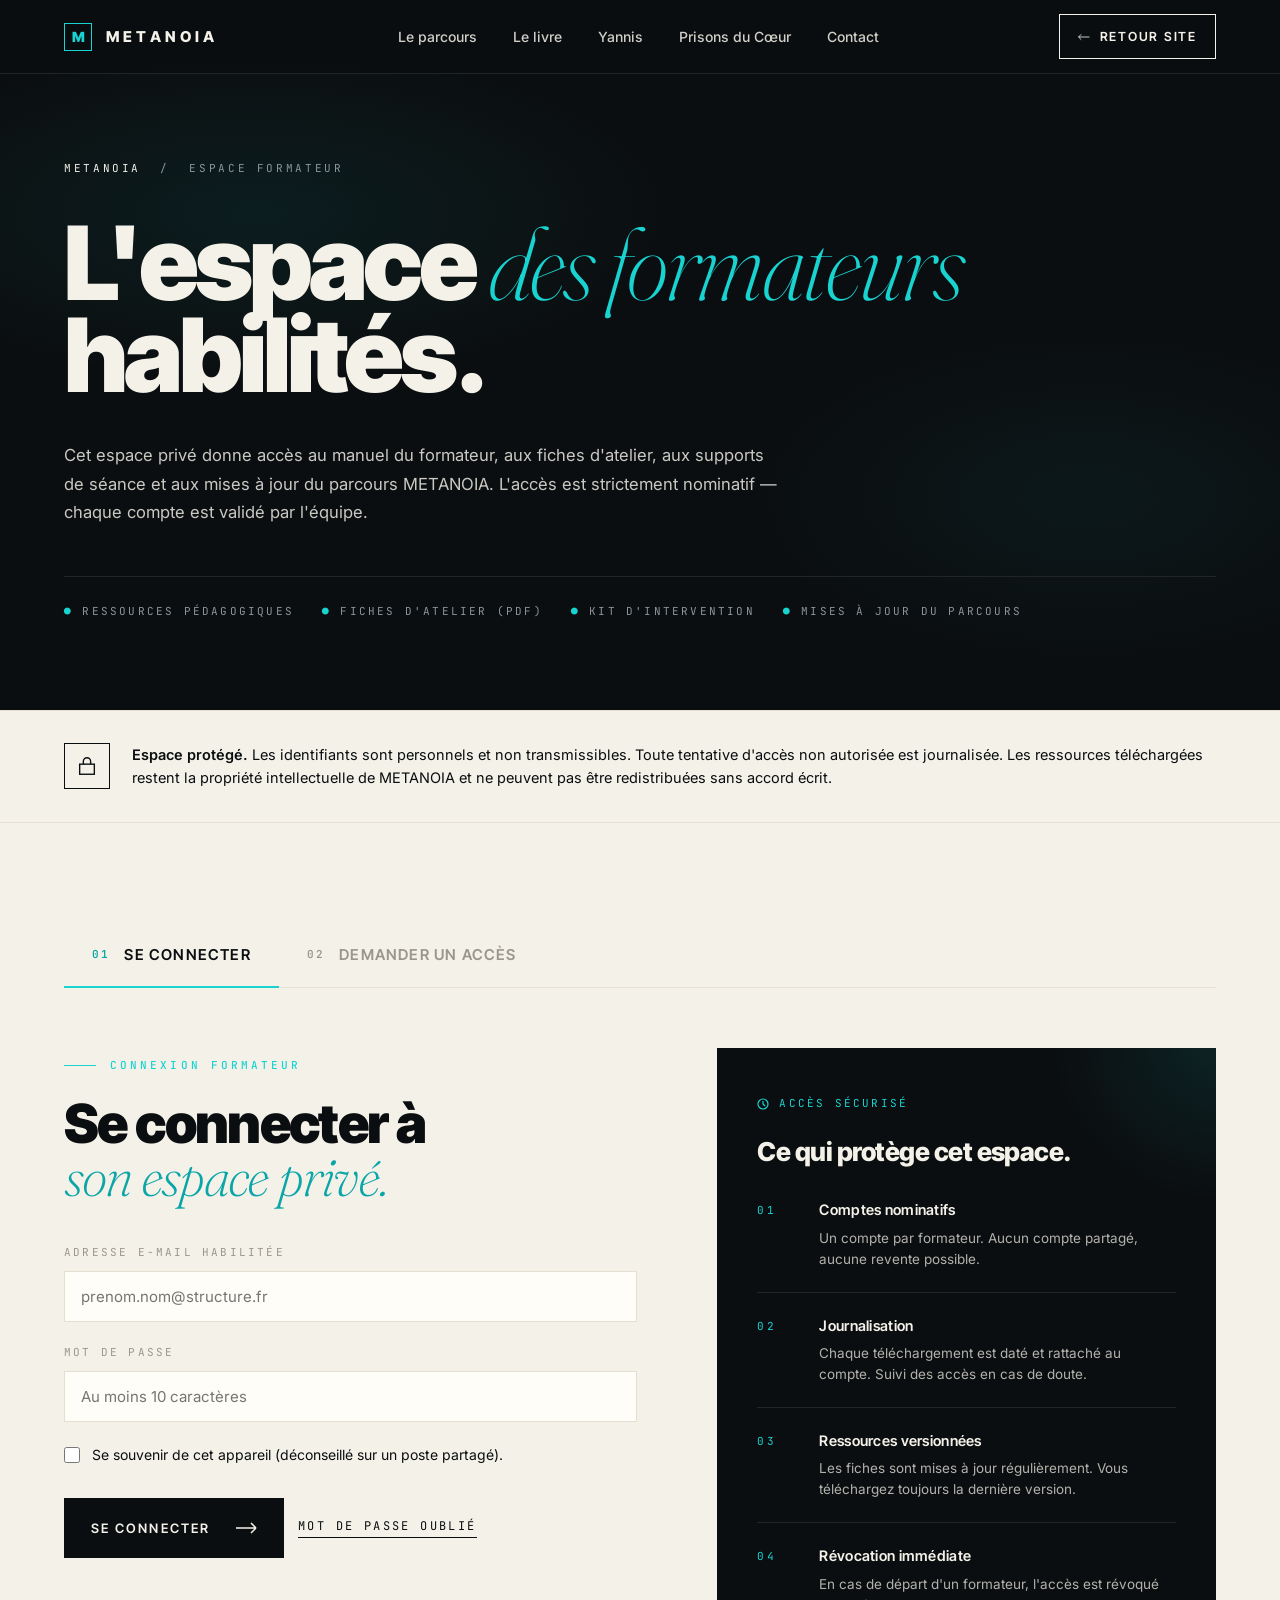
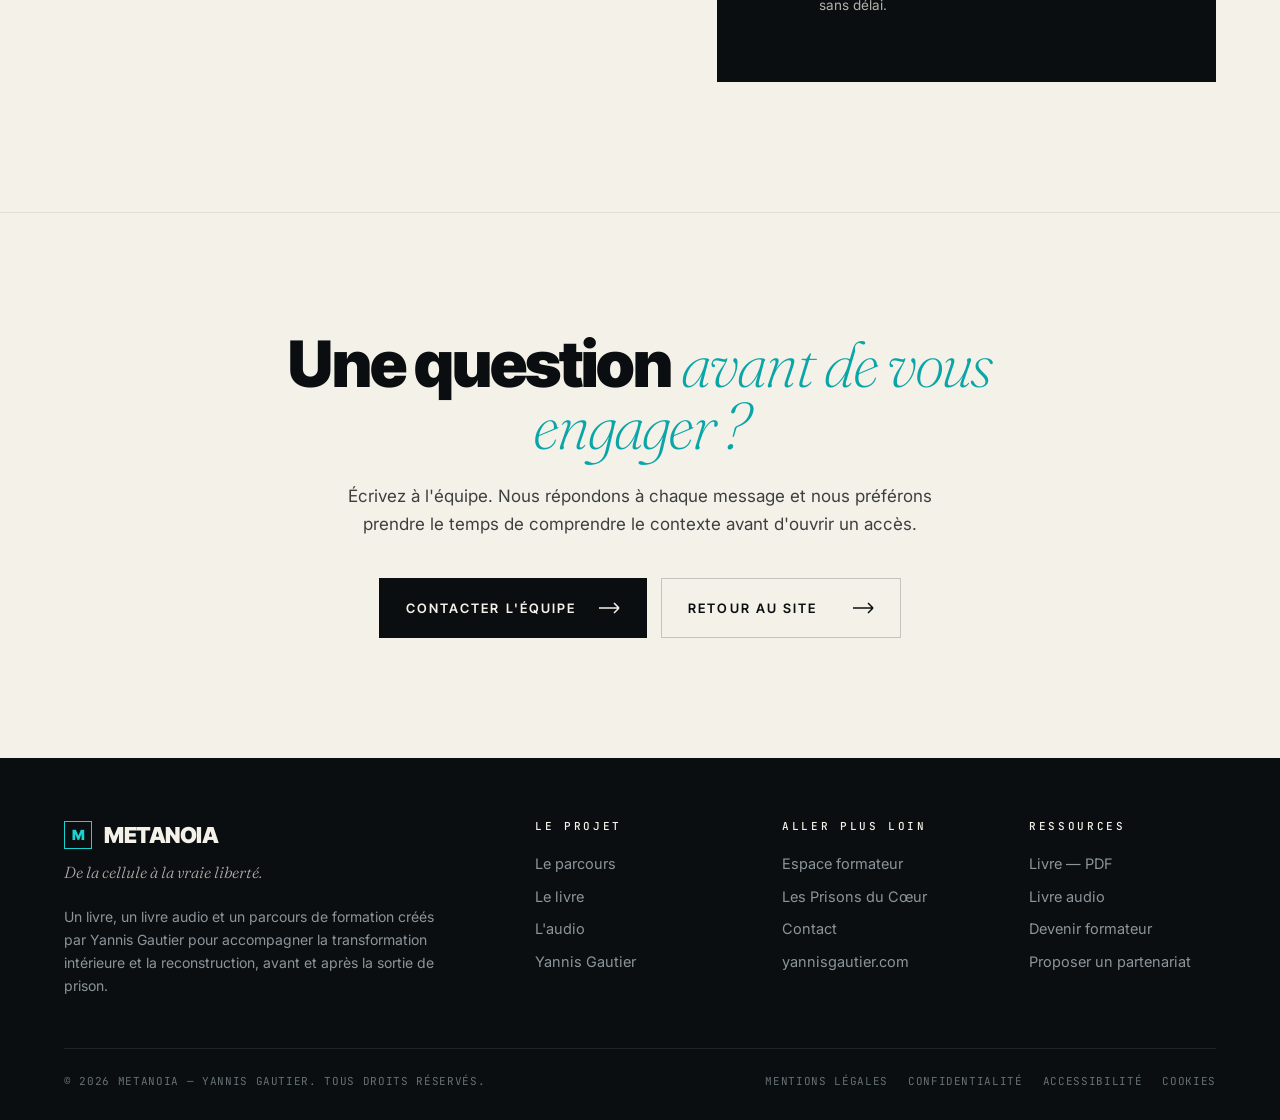
<file: espace-formateur.html>
<!DOCTYPE html>
<html lang="fr">
<head>
<meta charset="UTF-8" />
<meta name="viewport" content="width=device-width, initial-scale=1.0" />
<meta name="robots" content="noindex, nofollow" />
<title>Espace formateur — METANOIA</title>
<meta name="description" content="Espace privé réservé aux formateurs habilités METANOIA — accès aux ressources pédagogiques et demande d'habilitation." />
<link rel="preconnect" href="https://fonts.googleapis.com" />
<link rel="preconnect" href="https://fonts.gstatic.com" crossorigin />
<link href="https://fonts.googleapis.com/css2?family=Inter+Tight:wght@400;500;600;700;800;900&family=Inter:wght@300;400;500;600&family=Fraunces:ital,opsz,wght@0,9..144,200;0,9..144,300;0,9..144,400;1,9..144,200;1,9..144,300&family=JetBrains+Mono:wght@400;500&display=swap" rel="stylesheet" />
<link rel="icon" href="data:image/svg+xml,%3Csvg xmlns='http://www.w3.org/2000/svg' viewBox='0 0 32 32'%3E%3Crect width='32' height='32' fill='%230B0E10'/%3E%3Crect x='4' y='4' width='24' height='24' fill='none' stroke='%2319D3D1' stroke-width='2'/%3E%3Ctext x='50%25' y='63%25' font-family='sans-serif' font-weight='900' font-size='16' fill='%2319D3D1' text-anchor='middle'%3EM%3C/text%3E%3C/svg%3E" />
<style>
/* =============================================================
   METANOIA — Direction : alternance graphite / papier chaud
   Palette imposée par le brief (§ 6). Rythme éditorial documentaire.
   ============================================================= */
:root {
  --ink:        #0B0E10;
  --ink-2:      #0E1214;
  --ink-3:      #14181B;
  --ink-line:   #1F2528;

  --paper:      #F4F1E9;
  --paper-hi:   #FFFDF7;
  --paper-line: #E4DFD1;
  --paper-mute: #9A968B;

  --cyan:       #19D3D1;
  --cyan-deep:  #0AA5A7;
  --cyan-glow:  rgba(25,211,209,0.18);

  --grey:       #657077;
  --grey-2:     #8B959B;
  --amber:      #E88A3E;

  --sans:    'Inter', system-ui, -apple-system, sans-serif;
  --display: 'Inter Tight', 'Inter', system-ui, sans-serif;
  --serif:   'Fraunces', 'Times New Roman', serif;
  --mono:    'JetBrains Mono', ui-monospace, monospace;

  --pad-x: clamp(22px, 5vw, 96px);
  --max:   1520px;
  --ease:  cubic-bezier(.2,.7,.15,1);
}

* { box-sizing: border-box; margin: 0; padding: 0; }
html { scroll-behavior: smooth; -webkit-text-size-adjust: 100%; }
body {
  background: var(--ink);
  color: var(--paper);
  font-family: var(--sans);
  font-size: 16.5px;
  line-height: 1.55;
  -webkit-font-smoothing: antialiased;
  -moz-osx-font-smoothing: grayscale;
  overflow-x: hidden;
}
img, svg { display: block; max-width: 100%; height: auto; }
a { color: inherit; text-decoration: none; }
button { font: inherit; cursor: pointer; border: 0; background: transparent; color: inherit; }
::selection { background: var(--cyan); color: var(--ink); }
:focus-visible { outline: 2px solid var(--cyan); outline-offset: 3px; }

.wrap { max-width: var(--max); margin: 0 auto; padding: 0 var(--pad-x); position: relative; }

/* =============================================================
   THÈMES DE SECTION — inversion complète (fond, texte, filets)
   ============================================================= */
.theme-dark {
  background: var(--ink);
  color: var(--paper);
  --local-line: var(--ink-line);
  --local-mute: var(--grey-2);
  --local-fade: rgba(244,241,233,.72);
}
.theme-paper {
  background: var(--paper);
  color: var(--ink);
  --local-line: var(--paper-line);
  --local-mute: var(--paper-mute);
  --local-fade: rgba(11,14,16,.72);
}
.theme-paper-hi { background: var(--paper-hi); color: var(--ink);
  --local-line: var(--paper-line); --local-mute: var(--paper-mute); --local-fade: rgba(11,14,16,.72); }

/* =============================================================
   NAV — s'adapte à la section derrière elle
   ============================================================= */
.nav {
  position: fixed;
  inset: 0 0 auto 0;
  z-index: 100;
  padding: 22px var(--pad-x);
  display: flex;
  align-items: center;
  justify-content: space-between;
  gap: 40px;
  transition: background .3s var(--ease), color .3s var(--ease), border-color .3s var(--ease), padding .3s var(--ease);
}
.nav.is-top { background: transparent; }
.nav.is-scrolled {
  background: rgba(11,14,16,0.88);
  backdrop-filter: blur(16px);
  -webkit-backdrop-filter: blur(16px);
  padding-top: 14px;
  padding-bottom: 14px;
  border-bottom: 1px solid var(--ink-line);
}
.nav__brand {
  display: flex; align-items: center; gap: 14px;
  font-family: var(--display);
  font-weight: 800;
  font-size: 15px;
  letter-spacing: 0.28em;
  color: var(--paper);
}
.nav__brand .mark {
  width: 28px; height: 28px;
  border: 1.5px solid var(--cyan);
  color: var(--cyan);
  display: flex; align-items: center; justify-content: center;
  font-family: var(--display);
  font-weight: 900;
  font-size: 14px;
  letter-spacing: -0.02em;
}
.nav__links {
  display: flex; align-items: center; gap: 36px;
  font-size: 14px; font-weight: 500;
}
.nav__links a {
  color: var(--paper);
  opacity: .85;
  padding: 6px 0;
  transition: opacity .2s, color .2s;
  position: relative;
}
.nav__links a::after {
  content: "";
  position: absolute; left: 0; right: 100%; bottom: -1px;
  height: 1px; background: var(--cyan);
  transition: right .3s var(--ease);
}
.nav__links a:hover::after { right: 0; }
.nav__links a:hover { opacity: 1; }
.nav__cta {
  display: inline-flex; align-items: center; gap: 10px;
  font-family: var(--display);
  font-size: 12.5px;
  font-weight: 600;
  letter-spacing: 0.14em;
  text-transform: uppercase;
  padding: 12px 18px;
  border: 1px solid var(--paper);
  color: var(--paper);
  transition: background .2s, color .2s, border-color .2s;
}
.nav__cta:hover { background: var(--cyan); color: var(--ink); border-color: var(--cyan); }
.nav__cta svg { width: 12px; height: 14px; }

.nav__burger {
  display: none;
  width: 42px; height: 42px;
  border: 1px solid rgba(244,241,233,.3);
  align-items: center; justify-content: center;
  flex-direction: column; gap: 5px;
}
.nav__burger span { display: block; width: 18px; height: 1.5px; background: var(--paper); transition: transform .3s, opacity .3s; }
.nav.is-open .nav__burger span:nth-child(1) { transform: translateY(3.25px) rotate(45deg); }
.nav.is-open .nav__burger span:nth-child(2) { opacity: 0; }
.nav.is-open .nav__burger span:nth-child(3) { transform: translateY(-3.25px) rotate(-45deg); }

@media (max-width: 960px) {
  .nav__burger { display: flex; }
  .nav__links, .nav__cta {
    position: fixed; inset: 78px 0 auto 0;
    background: var(--ink);
    border-bottom: 1px solid var(--ink-line);
    padding: 40px var(--pad-x);
    flex-direction: column; align-items: flex-start;
    gap: 22px;
    font-size: 22px;
    transform: translateY(-120%);
    transition: transform .5s var(--ease);
  }
  .nav__cta { display: none; }
  .nav.is-open .nav__links { transform: translateY(0); }
  .nav__links { bottom: 0; overflow-y: auto; padding-bottom: 110px; } /* plein écran, place réservée au bouton */
  .nav.is-open .nav__cta {
    display: inline-flex;
    position: fixed;
    top: auto; bottom: 24px; left: var(--pad-x); right: var(--pad-x); /* ancré en bas : ne recouvre plus le dernier lien */
    padding: 16px;
    justify-content: center;
    font-size: 13px;
    transform: translateY(0);
    border-bottom: 0;
  }
}

/* =============================================================
   HERO — sombre, image à droite, typographie massive
   ============================================================= */
.hero {
  position: relative;
  min-height: 100vh;
  background: var(--ink);
  overflow: hidden;
  padding-top: 130px;
  padding-bottom: 90px;
}
.hero__grid {
  display: grid;
  grid-template-columns: 1.35fr 1fr;
  gap: 0;
  min-height: calc(100vh - 130px - 90px);
  align-items: stretch;
}
.hero__text {
  padding: 0 var(--pad-x);
  display: flex;
  flex-direction: column;
  justify-content: space-between;
  gap: 60px;
}
.hero__kicker {
  display: inline-flex; align-items: center; gap: 14px;
  font-family: var(--mono);
  font-size: 11px;
  font-weight: 500;
  letter-spacing: 0.28em;
  color: var(--cyan);
  text-transform: uppercase;
}
.hero__kicker::before {
  content: ""; width: 40px; height: 1px; background: var(--cyan);
}
.hero__title {
  margin-top: 30px;
  font-family: var(--display);
  font-weight: 900;
  font-size: clamp(64px, 12vw, 190px);
  line-height: 0.88;
  letter-spacing: -0.045em;
  color: var(--paper);
}
.hero__title .out {
  -webkit-text-stroke: 1.5px var(--paper);
  color: transparent;
  font-weight: 800;
}
.hero__title .cy { color: var(--cyan); }
.hero__title span { display: block; }
.hero__bottom {
  display: flex; flex-direction: column; gap: 30px;
}
.hero__lede {
  font-size: clamp(17px, 1.4vw, 20px);
  line-height: 1.55;
  color: var(--paper);
  opacity: .9;
  max-width: 540px;
}
.hero__actions { display: flex; gap: 12px; flex-wrap: wrap; }

.hero__image {
  position: relative;
  min-height: 100%;
  background: var(--ink-2);
  overflow: hidden;
}
.hero__image::before {
  content: "";
  position: absolute; inset: 0;
  background:
    radial-gradient(ellipse 55% 60% at 65% 45%, rgba(255,253,247,.10), transparent 65%),
    linear-gradient(120deg, var(--ink) 0%, transparent 40%),
    linear-gradient(135deg, #171B1E 0%, #0A0D10 100%);
}
.hero__image::after {
  content: "";
  position: absolute;
  left: 30%; right: 20%; top: 15%; bottom: 5%;
  background:
    radial-gradient(ellipse 40% 20% at 50% 22%, rgba(255,253,247,.10), transparent 60%),
    radial-gradient(ellipse 55% 40% at 50% 65%, rgba(255,253,247,.06), transparent 60%);
  filter: blur(1px);
}
.hero__image-label {
  position: absolute;
  bottom: 40px; right: 40px;
  transform: rotate(-90deg);
  transform-origin: right bottom;
  font-family: var(--mono);
  font-size: 11px;
  font-weight: 500;
  letter-spacing: 0.3em;
  color: var(--paper);
  opacity: .5;
  text-transform: uppercase;
  z-index: 2;
}
.hero__image-tag {
  position: absolute;
  top: 30px; left: 30px;
  font-family: var(--mono);
  font-size: 10px;
  letter-spacing: 0.3em;
  color: var(--grey-2);
  text-transform: uppercase;
  z-index: 2;
  display: flex; align-items: center; gap: 10px;
}
.hero__image-tag .live { width: 6px; height: 6px; background: var(--cyan); border-radius: 50%; box-shadow: 0 0 0 4px var(--cyan-glow); }

.hero__scroll {
  position: absolute;
  bottom: 30px; left: var(--pad-x);
  z-index: 3;
  display: flex; align-items: center; gap: 16px;
  font-family: var(--mono);
  font-size: 11px;
  letter-spacing: 0.3em;
  color: var(--paper);
  opacity: .7;
  text-transform: uppercase;
}
.hero__scroll .l { width: 60px; height: 1px; background: rgba(244,241,233,.3); position: relative; overflow: hidden; }
.hero__scroll .l::after {
  content: ""; position: absolute; inset: 0; background: var(--cyan);
  transform: translateX(-100%);
  animation: sweep 2.8s var(--ease) infinite;
}
@keyframes sweep { 0% { transform: translateX(-100%); } 60%, 100% { transform: translateX(100%); } }

@media (max-width: 960px) {
  .hero__grid { grid-template-columns: 1fr; gap: 40px; }
  .hero__image { min-height: 380px; }
  .hero__image-label { display: none; }
  .hero__scroll { display: none; }
}

/* =============================================================
   MARQUEE — bande cyan pleine, mots-clés du parcours
   ============================================================= */
.marquee {
  background: var(--cyan);
  color: var(--ink);
  padding: 22px 0;
  overflow: hidden;
  position: relative;
}
.marquee__track {
  display: flex;
  gap: 44px;
  white-space: nowrap;
  animation: mv 50s linear infinite;
  font-family: var(--display);
  font-weight: 800;
  font-size: 20px;
  letter-spacing: 0.18em;
  text-transform: uppercase;
  align-items: center;
}
.marquee__track span { display: inline-flex; align-items: center; gap: 44px; }
.marquee__track .sep {
  display: inline-block;
  width: 8px; height: 8px;
  transform: rotate(45deg);
  border: 1.5px solid var(--ink);
}
@keyframes mv { to { transform: translateX(-50%); } }
@media (prefers-reduced-motion: reduce) { .marquee__track { animation: none; } }

/* =============================================================
   BUTTONS
   ============================================================= */
.btn {
  display: inline-flex; align-items: center; justify-content: space-between;
  gap: 22px;
  padding: 19px 26px;
  font-family: var(--display);
  font-weight: 600;
  font-size: 13px;
  letter-spacing: 0.16em;
  text-transform: uppercase;
  border: 1px solid;
  transition: transform .3s var(--ease), background .3s var(--ease), color .3s var(--ease), border-color .3s var(--ease);
  min-width: 240px;
}
.btn__arrow { width: 22px; height: 12px; flex-shrink: 0; transition: transform .3s var(--ease); }
.btn:hover .btn__arrow { transform: translateX(6px); }
.btn--primary { background: var(--paper); color: var(--ink); border-color: var(--paper); }
.btn--primary:hover { background: var(--cyan); border-color: var(--cyan); }
.btn--ghost { background: transparent; color: var(--paper); border-color: rgba(244,241,233,.3); }
.btn--ghost:hover { border-color: var(--cyan); color: var(--cyan); }
.theme-paper .btn--primary { background: var(--ink); color: var(--paper); border-color: var(--ink); }
.theme-paper .btn--primary:hover { background: var(--cyan); border-color: var(--cyan); color: var(--ink); }
.theme-paper .btn--ghost { color: var(--ink); border-color: rgba(11,14,16,.2); }
.theme-paper .btn--ghost:hover { border-color: var(--cyan); color: var(--cyan-deep); }
.theme-paper .btn--dark { background: var(--ink); color: var(--paper); border-color: var(--ink); }
.theme-paper .btn--dark:hover { background: var(--cyan); color: var(--ink); border-color: var(--cyan); }

/* =============================================================
   Common — eyebrow, titles
   ============================================================= */
.eyebrow {
  display: inline-flex; align-items: center; gap: 14px;
  font-family: var(--mono);
  font-size: 11px;
  font-weight: 500;
  letter-spacing: 0.28em;
  text-transform: uppercase;
  color: var(--cyan);
}
.eyebrow::before { content: ""; width: 32px; height: 1px; background: var(--cyan); }

.section-tag {
  position: absolute;
  top: 40px; left: var(--pad-x);
  font-family: var(--mono);
  font-size: 11px;
  letter-spacing: 0.28em;
  text-transform: uppercase;
  color: var(--local-mute);
  z-index: 2;
}

/* =============================================================
   TENSION — PAPIER, gros pull-quote éditorial
   ============================================================= */
.tension {
  padding: clamp(110px, 15vh, 180px) 0;
  border-bottom: 1px solid var(--paper-line);
  position: relative;
}
.tension__inner {
  display: grid;
  grid-template-columns: 260px 1fr;
  gap: 80px;
  align-items: flex-start;
}
.tension__left {
  position: sticky; top: 100px;
}
.tension__num {
  font-family: var(--mono);
  font-size: 11px;
  letter-spacing: 0.24em;
  color: var(--paper-mute);
  text-transform: uppercase;
  padding-top: 14px;
  border-top: 1px solid var(--paper-line);
}
.tension__num b {
  display: block; margin-top: 12px;
  color: var(--ink);
  font-weight: 500;
  font-size: 13px;
  letter-spacing: 0.16em;
}
.tension__quote {
  font-family: var(--serif);
  font-weight: 200;
  font-style: italic;
  font-size: clamp(38px, 5.6vw, 88px);
  line-height: 1.02;
  letter-spacing: -0.025em;
  color: var(--ink);
  max-width: 1000px;
}
.tension__quote::before, .tension__quote::after {
  color: var(--cyan-deep);
  font-style: normal;
  font-weight: 400;
}
.tension__quote::before { content: "« "; }
.tension__quote::after { content: " »"; }
.tension__text {
  margin-top: 48px;
  font-size: 18px;
  line-height: 1.7;
  color: var(--ink);
  opacity: .85;
  max-width: 640px;
}
.tension__text + .tension__text { margin-top: 20px; opacity: .74; }
.tension__sig {
  margin-top: 40px;
  padding-top: 24px;
  border-top: 1px solid var(--paper-line);
  font-family: var(--mono);
  font-size: 11px;
  letter-spacing: 0.16em;
  color: var(--paper-mute);
  text-transform: uppercase;
  max-width: 640px;
}
.tension__sig b { color: var(--ink); font-weight: 500; }

@media (max-width: 900px) {
  .tension__inner { grid-template-columns: 1fr; gap: 30px; }
  .tension__left { position: static; }
}

/* =============================================================
   DOORS — Lire / Former / Agir, sur PAPIER
   ============================================================= */
.doors {
  padding: clamp(110px, 15vh, 180px) 0;
  border-bottom: 1px solid var(--paper-line);
  position: relative;
}
.doors__head {
  display: grid;
  grid-template-columns: 1fr 1.3fr;
  gap: 60px;
  align-items: end;
  margin-bottom: 90px;
}
.doors__title {
  margin-top: 30px;
  font-family: var(--display);
  font-weight: 800;
  font-size: clamp(48px, 7vw, 108px);
  line-height: 0.88;
  letter-spacing: -0.04em;
  color: var(--ink);
}
.doors__title em {
  font-family: var(--serif);
  font-weight: 200;
  font-style: italic;
  color: var(--cyan-deep);
}
.doors__intro {
  font-size: 17px;
  line-height: 1.65;
  color: var(--ink);
  opacity: .78;
  max-width: 480px;
  justify-self: end;
}
.door-list { display: flex; flex-direction: column; }
.door {
  padding: 46px 0;
  border-top: 1px solid var(--paper-line);
  display: grid;
  grid-template-columns: 100px 260px 1fr auto;
  gap: 40px;
  align-items: center;
  position: relative;
  transition: padding .3s var(--ease);
}
.door:last-child { border-bottom: 1px solid var(--paper-line); }
.door::before {
  content: "";
  position: absolute; left: 0; right: 0; top: 0;
  height: 1px;
  background: var(--ink);
  transform: scaleX(0);
  transform-origin: left;
  transition: transform .5s var(--ease);
}
.door:hover::before { transform: scaleX(1); }
.door:hover .door__num { color: var(--ink); }
.door:hover .door__name { color: var(--cyan-deep); }
.door:hover .door__arrow { transform: translateX(10px); color: var(--cyan-deep); }
.door__num {
  font-family: var(--display);
  font-weight: 800;
  font-size: 60px;
  letter-spacing: -0.04em;
  color: var(--paper-mute);
  transition: color .3s;
  line-height: 1;
}
.door__meta { display: flex; flex-direction: column; gap: 12px; }
.door__tag {
  font-family: var(--mono);
  font-size: 10px;
  font-weight: 500;
  letter-spacing: 0.28em;
  text-transform: uppercase;
  color: var(--cyan-deep);
}
.door__name {
  font-family: var(--display);
  font-weight: 800;
  font-size: 42px;
  line-height: 1;
  letter-spacing: -0.03em;
  color: var(--ink);
  transition: color .3s;
}
.door__desc {
  font-size: 15.5px;
  line-height: 1.6;
  color: var(--ink);
  opacity: .78;
  max-width: 500px;
}
.door__arrow {
  font-family: var(--display);
  font-size: 30px;
  color: var(--paper-mute);
  transition: transform .3s, color .3s;
}

@media (max-width: 960px) {
  .doors__head { grid-template-columns: 1fr; gap: 24px; margin-bottom: 60px; }
  .doors__intro { justify-self: start; }
  .door { grid-template-columns: 70px 1fr auto; grid-template-rows: auto auto; gap: 20px; padding: 34px 0; }
  .door__num { font-size: 36px; }
  .door__name { font-size: 26px; }
  .door__meta { grid-column: 2 / 3; }
  .door__desc { grid-column: 1 / -1; max-width: none; }
  .door__arrow { grid-column: 3; grid-row: 1; }
}

/* =============================================================
   MANIFESTE — SOMBRE, plein écran, statement
   ============================================================= */
.manifest {
  padding: clamp(130px, 20vh, 240px) 0;
  border-bottom: 1px solid var(--ink-line);
  position: relative;
  background:
    radial-gradient(ellipse 60% 60% at 50% 55%, rgba(25,211,209,0.14), transparent 65%),
    var(--ink);
  text-align: center;
  overflow: hidden;
}
.manifest__eyebrow { justify-content: center; margin-bottom: 40px; }
.manifest__title {
  font-family: var(--display);
  font-weight: 800;
  font-size: clamp(56px, 10vw, 160px);
  line-height: 0.86;
  letter-spacing: -0.05em;
  color: var(--paper);
}
.manifest__title em {
  font-family: var(--serif);
  font-weight: 200;
  font-style: italic;
  color: var(--cyan);
}
.manifest__title .out {
  -webkit-text-stroke: 1.5px var(--paper);
  color: transparent;
}
.manifest__sub {
  margin-top: 50px;
  font-size: 18px;
  line-height: 1.6;
  color: var(--paper);
  opacity: .8;
  max-width: 720px;
  margin-inline: auto;
}

/* =============================================================
   PROGRESSION — 2 mouvements / 10 chapitres, PAPIER
   ============================================================= */
.progression {
  padding: clamp(110px, 15vh, 180px) 0;
  border-bottom: 1px solid var(--paper-line);
  position: relative;
}
.progression__head {
  display: grid;
  grid-template-columns: auto 1fr auto;
  gap: 40px;
  align-items: end;
  margin-bottom: 60px;
}
.progression__title {
  margin-top: 24px;
  font-family: var(--display);
  font-weight: 800;
  font-size: clamp(40px, 5.4vw, 74px);
  line-height: 0.95;
  letter-spacing: -0.035em;
  color: var(--ink);
  max-width: 820px;
}
.progression__title em {
  font-family: var(--serif);
  font-weight: 200;
  font-style: italic;
  color: var(--cyan-deep);
}
.progression__meta {
  font-family: var(--mono);
  font-size: 11px;
  letter-spacing: 0.24em;
  color: var(--paper-mute);
  text-transform: uppercase;
  text-align: right;
  max-width: 200px;
}
.progression__meta b { display: block; margin-top: 6px; color: var(--ink); font-weight: 500; font-size: 13px; }

/* Timeline visuelle */
.timeline {
  padding: 26px 0 46px;
  border-top: 1px solid var(--paper-line);
  border-bottom: 1px solid var(--paper-line);
  margin-bottom: 60px;
  position: relative;
}
.timeline__scale {
  display: grid;
  grid-template-columns: 1fr 1fr;
  gap: 40px;
  padding-top: 24px;
  position: relative;
}
.timeline__act { position: relative; padding-top: 20px; border-top: 2px solid var(--ink); }
.timeline__act:nth-child(2) { border-top-color: var(--cyan-deep); }
.timeline__act::before, .timeline__act::after {
  content: ""; position: absolute; top: -6px;
  width: 10px; height: 10px; border-radius: 50%; background: var(--ink);
}
.timeline__act:nth-child(2)::before, .timeline__act:nth-child(2)::after { background: var(--cyan-deep); }
.timeline__act::before { left: 0; }
.timeline__act::after { right: 0; }
.timeline__act-lbl {
  font-family: var(--mono);
  font-size: 10px;
  letter-spacing: 0.28em;
  color: var(--ink);
  text-transform: uppercase;
}
.timeline__act:nth-child(2) .timeline__act-lbl { color: var(--cyan-deep); }
.timeline__act-name {
  margin-top: 4px;
  font-family: var(--display);
  font-weight: 700;
  font-size: 14px;
  color: var(--ink);
  letter-spacing: -0.01em;
}
.timeline__ticks {
  position: absolute;
  top: 26px; left: 0; right: 0;
  display: grid;
  grid-template-columns: repeat(10, 1fr);
  pointer-events: none;
}
.timeline__ticks span {
  height: 8px;
  border-left: 1px solid var(--paper-line);
}

.acts {
  display: grid;
  grid-template-columns: 1fr 1fr;
  border-top: 1px solid var(--paper-line);
  border-bottom: 1px solid var(--paper-line);
}
.act { padding: 50px 40px 40px; position: relative; }
.act + .act { border-left: 1px solid var(--paper-line); }
.act__badge {
  display: flex; align-items: baseline; gap: 24px;
  padding-bottom: 26px;
  border-bottom: 1px solid var(--paper-line);
  font-family: var(--mono);
  font-size: 11px;
  font-weight: 500;
  letter-spacing: 0.28em;
  text-transform: uppercase;
  color: var(--cyan-deep);
}
.act__badge .num {
  font-family: var(--display);
  font-size: 60px;
  font-weight: 800;
  color: var(--ink);
  letter-spacing: -0.04em;
  line-height: 1;
}
.act__badge .range { color: var(--paper-mute); letter-spacing: 0.22em; }
.act__name {
  margin-top: 30px;
  font-family: var(--display);
  font-weight: 800;
  font-size: clamp(28px, 2.8vw, 40px);
  line-height: 1;
  letter-spacing: -0.03em;
  color: var(--ink);
  min-height: 96px;
}
.act__name em {
  font-family: var(--serif);
  font-weight: 200;
  font-style: italic;
  color: var(--cyan-deep);
}
.act__desc {
  margin-top: 18px;
  font-size: 15px;
  line-height: 1.65;
  color: var(--ink);
  opacity: .75;
  max-width: 460px;
}
.act__chapters { margin-top: 40px; }
.chapter {
  display: grid;
  grid-template-columns: 56px 1fr auto;
  gap: 24px;
  padding: 22px 0;
  border-top: 1px solid var(--paper-line);
  align-items: center;
  transition: padding .3s var(--ease);
}
.chapter:hover { padding-left: 8px; padding-right: 8px; background: rgba(25,211,209,0.05); }
.chapter:hover .chapter__name { color: var(--cyan-deep); }
.chapter:last-child { border-bottom: 1px solid var(--paper-line); }
.chapter__num {
  font-family: var(--mono);
  font-weight: 500;
  font-size: 13px;
  letter-spacing: 0.08em;
  color: var(--cyan-deep);
}
.chapter__body { min-width: 0; }
.chapter__name {
  font-family: var(--display);
  font-weight: 700;
  font-size: 20px;
  line-height: 1.15;
  letter-spacing: -0.02em;
  color: var(--ink);
  transition: color .3s;
}
.chapter__obj {
  margin-top: 6px;
  font-size: 14px;
  line-height: 1.5;
  color: var(--ink);
  opacity: .65;
}
.chapter__dur {
  font-family: var(--mono);
  font-size: 11px;
  letter-spacing: 0.14em;
  color: var(--paper-mute);
  text-transform: uppercase;
}

@media (max-width: 960px) {
  .progression__head { grid-template-columns: 1fr; gap: 24px; margin-bottom: 40px; }
  .progression__meta { text-align: left; }
  .acts { grid-template-columns: 1fr; }
  .act + .act { border-left: 0; border-top: 1px solid var(--paper-line); }
  .act__name { min-height: unset; }
  .timeline__scale { grid-template-columns: 1fr; gap: 40px; }
}

/* =============================================================
   LIVRE — SOMBRE, couverture 3D à gauche
   ============================================================= */
.book {
  padding: clamp(110px, 15vh, 180px) 0;
  border-bottom: 1px solid var(--ink-line);
  background:
    radial-gradient(ellipse 45% 40% at 25% 50%, rgba(25,211,209,0.10), transparent 65%),
    var(--ink);
  position: relative;
}
.book__grid {
  display: grid;
  grid-template-columns: 1fr 1.25fr;
  gap: 90px;
  align-items: center;
}
.book__stage {
  position: relative;
  perspective: 1600px;
  display: flex; align-items: center; justify-content: center;
  min-height: 560px;
}
.book__3d {
  position: relative;
  width: min(360px, 80%);
  aspect-ratio: 2/3;
  transform-style: preserve-3d;
  transform: rotateY(-22deg) rotateX(4deg);
  transition: transform .8s var(--ease);
  filter: drop-shadow(-30px 40px 60px rgba(0,0,0,.5));
}
.book__stage:hover .book__3d { transform: rotateY(-12deg) rotateX(2deg); }
.book__face {
  position: absolute; inset: 0;
  background: linear-gradient(135deg, #14191D 0%, #0A0D0F 100%);
  padding: 42px 34px;
  display: flex; flex-direction: column; justify-content: space-between;
  border: 1px solid #1c2226;
  overflow: hidden;
}
.book__face::before {
  content: ""; position: absolute;
  top: 0; bottom: 0; left: 14px; width: 1px;
  background: rgba(255,255,255,.05);
}
.book__face::after {
  content: ""; position: absolute;
  right: 60px; top: 44%;
  width: 130px; height: 130px;
  background: radial-gradient(circle at 35% 30%, #F2A15A, #8C3A0E 75%, #4A1D06);
  border-radius: 50%;
  box-shadow: 0 10px 40px rgba(232,138,62,.35);
}
.book__face-top {
  font-family: var(--mono);
  font-size: 10px;
  letter-spacing: 0.32em;
  color: var(--cyan);
  text-transform: uppercase;
  position: relative; z-index: 2;
}
.book__face-mid { position: relative; z-index: 2; }
.book__face-title {
  font-family: var(--display);
  font-weight: 900;
  font-size: clamp(46px, 4.4vw, 62px);
  line-height: 0.82;
  letter-spacing: -0.05em;
  color: var(--paper);
}
.book__face-sub {
  margin-top: 14px;
  font-family: var(--serif);
  font-style: italic;
  font-weight: 300;
  font-size: 16px;
  line-height: 1.2;
  color: var(--paper);
  opacity: .8;
}
.book__face-bot {
  position: relative; z-index: 2;
  border-top: 1px solid rgba(255,255,255,.08);
  padding-top: 16px;
  font-family: var(--mono);
  font-size: 11px;
  letter-spacing: 0.24em;
  text-transform: uppercase;
  color: var(--grey-2);
  display: flex; justify-content: space-between;
}
.book__face-bot b { color: var(--paper); font-weight: 500; }
.book__pages {
  position: absolute;
  top: 8px; bottom: 8px; right: -6px;
  width: 6px;
  background: repeating-linear-gradient(180deg, #E9E4D6 0, #E9E4D6 1px, #C9C4B4 1px, #C9C4B4 2px);
}

.book__meta {
  padding-left: 40px;
  border-left: 1px solid var(--ink-line);
}
.book__title {
  margin-top: 22px;
  font-family: var(--display);
  font-weight: 800;
  font-size: clamp(40px, 5.6vw, 74px);
  line-height: 0.95;
  letter-spacing: -0.035em;
  color: var(--paper);
}
.book__title em {
  font-family: var(--serif);
  font-weight: 200;
  font-style: italic;
  color: var(--cyan);
}
.book__desc {
  margin-top: 26px;
  font-size: 16.5px;
  line-height: 1.7;
  color: var(--paper);
  opacity: .82;
  max-width: 540px;
}
.book__specs {
  margin-top: 32px;
  display: grid;
  grid-template-columns: repeat(3, 1fr);
  gap: 20px;
  padding: 28px 0;
  border-top: 1px solid var(--ink-line);
  border-bottom: 1px solid var(--ink-line);
  max-width: 540px;
}
.book__spec-num {
  font-family: var(--display);
  font-weight: 800;
  font-size: 36px;
  color: var(--cyan);
  letter-spacing: -0.03em;
  line-height: 1;
}
.book__spec-lbl {
  margin-top: 6px;
  font-family: var(--mono);
  font-size: 11px;
  letter-spacing: 0.18em;
  color: var(--grey-2);
  text-transform: uppercase;
}
.book__actions { margin-top: 30px; display: flex; flex-wrap: wrap; gap: 12px; }

@media (max-width: 960px) {
  .book__grid { grid-template-columns: 1fr; gap: 60px; }
  .book__meta { padding-left: 0; border-left: 0; padding-top: 40px; border-top: 1px solid var(--ink-line); }
  .book__stage { min-height: 460px; }
}

/* =============================================================
   AUDIO — SOMBRE
   ============================================================= */
.audio {
  padding: clamp(110px, 15vh, 180px) 0;
  border-bottom: 1px solid var(--ink-line);
  background: var(--ink);
}
.audio__head {
  display: grid;
  grid-template-columns: 1fr 1fr;
  gap: 60px;
  align-items: end;
  margin-bottom: 60px;
}
.audio__title {
  margin-top: 24px;
  font-family: var(--display);
  font-weight: 800;
  font-size: clamp(40px, 5.4vw, 70px);
  line-height: 0.95;
  letter-spacing: -0.03em;
  color: var(--paper);
}
.audio__title em {
  font-family: var(--serif);
  font-weight: 200;
  font-style: italic;
  color: var(--cyan);
}
.audio__intro {
  font-size: 16px;
  line-height: 1.65;
  color: var(--paper);
  opacity: .78;
  max-width: 480px;
  justify-self: end;
}
.player {
  border: 1px solid var(--ink-line);
  background: var(--ink-2);
  padding: 40px;
  display: grid;
  grid-template-columns: 82px 1fr 260px;
  gap: 36px;
  align-items: center;
  position: relative;
}
.player::before {
  content: "";
  position: absolute; top: -1px; left: 0;
  width: 100px; height: 3px;
  background: var(--cyan);
}
.player__play {
  width: 82px; height: 82px;
  border-radius: 50%;
  background: var(--cyan);
  color: var(--ink);
  display: flex; align-items: center; justify-content: center;
  transition: transform .2s, background .2s;
  flex-shrink: 0;
}
.player__play:hover { transform: scale(1.06); background: var(--paper-hi); }
.player__play svg { width: 24px; height: 24px; }
.player__center { min-width: 0; }
.player__meta {
  display: flex; justify-content: space-between; align-items: baseline;
  gap: 20px; margin-bottom: 18px; flex-wrap: wrap;
}
.player__now {
  font-family: var(--mono);
  font-size: 10px;
  letter-spacing: 0.28em;
  color: var(--cyan);
  text-transform: uppercase;
}
.player__title {
  margin-top: 6px;
  font-family: var(--display);
  font-weight: 700;
  font-size: 22px;
  letter-spacing: -0.015em;
  color: var(--paper);
}
.player__voice {
  font-family: var(--mono);
  font-size: 11px;
  color: var(--grey-2);
  letter-spacing: 0.14em;
  text-transform: uppercase;
}
.player__wave {
  height: 44px;
  display: flex; align-items: center; gap: 2px;
  cursor: pointer;
  position: relative;
}
.player__wave span {
  display: block; flex: 1; min-width: 2px;
  background: rgba(244,241,233,.16);
  transition: background .3s;
}
.player__wave span.past { background: var(--cyan); }
.player__times {
  margin-top: 10px;
  display: flex; justify-content: space-between;
  font-family: var(--mono);
  font-size: 11px;
  letter-spacing: 0.08em;
  color: var(--grey-2);
  font-variant-numeric: tabular-nums;
}
.player__side { display: flex; flex-direction: column; gap: 14px; align-items: flex-end; }
.player__speed { display: flex; gap: 4px; font-family: var(--mono); font-size: 11px; }
.player__speed button {
  padding: 7px 10px;
  border: 1px solid var(--ink-line);
  color: var(--grey-2);
  min-width: 44px;
  transition: color .2s, border-color .2s, background .2s;
}
.player__speed button:hover { color: var(--paper); border-color: var(--grey); }
.player__speed button.is-active { color: var(--ink); background: var(--cyan); border-color: var(--cyan); }
.player__download {
  font-family: var(--mono);
  font-size: 11px;
  letter-spacing: 0.2em;
  color: var(--grey-2);
  text-transform: uppercase;
  border-bottom: 1px solid transparent;
  padding-bottom: 2px;
}
.player__download:hover { color: var(--cyan); border-bottom-color: var(--cyan); }
.audio__note {
  margin-top: 24px;
  font-family: var(--mono);
  font-size: 12px;
  color: var(--grey-2);
  max-width: 720px;
  padding-left: 12px;
  border-left: 2px solid var(--cyan);
  line-height: 1.65;
}
@media (max-width: 960px) {
  .audio__head { grid-template-columns: 1fr; gap: 24px; }
  .player { grid-template-columns: 1fr; gap: 24px; padding: 30px 24px; }
  .player__side { flex-direction: row; justify-content: space-between; align-items: center; flex-wrap: wrap; }
  .player__play { justify-self: start; }
}

/* =============================================================
   YANNIS — PAPIER, image à gauche, texte à droite
   ============================================================= */
.yannis {
  padding: clamp(110px, 15vh, 180px) 0;
  border-bottom: 1px solid var(--paper-line);
  position: relative;
}
.yannis__grid {
  display: grid;
  grid-template-columns: 1fr 1.3fr;
  gap: 80px;
  align-items: center;
}
.yannis__portrait {
  aspect-ratio: 4/5;
  background: var(--ink);
  border: 1px solid var(--ink);
  overflow: hidden;
  position: relative;
}
.yannis__portrait::before {
  content: "";
  position: absolute; inset: 0;
  background:
    radial-gradient(ellipse 65% 60% at 45% 40%, rgba(255,253,247,.10), transparent 65%),
    linear-gradient(135deg, #171B1E 0%, #0A0D10 100%);
}
.yannis__portrait::after {
  content: "";
  position: absolute;
  left: 20%; right: 20%; top: 20%; bottom: 5%;
  background:
    radial-gradient(ellipse 45% 25% at 50% 20%, rgba(255,253,247,.14), transparent 60%),
    radial-gradient(ellipse 60% 45% at 50% 68%, rgba(255,253,247,.09), transparent 60%);
  filter: blur(1px);
}
.yannis__portrait-frame {
  position: absolute; inset: 20px;
  border: 1px solid rgba(255,255,255,.08);
  padding: 24px;
  display: flex; flex-direction: column; justify-content: space-between;
  z-index: 2;
}
.yannis__portrait-frame .top {
  display: flex; justify-content: space-between; align-items: center;
  font-family: var(--mono);
  font-size: 10px;
  letter-spacing: 0.28em;
  color: rgba(244,241,233,.5);
  text-transform: uppercase;
}
.yannis__portrait-frame .top .dot {
  width: 8px; height: 8px; border-radius: 50%; background: var(--cyan);
  box-shadow: 0 0 0 4px var(--cyan-glow);
}
.yannis__portrait-frame .bot {
  font-family: var(--display);
  font-weight: 700;
  font-size: 20px;
  color: var(--paper);
  letter-spacing: -0.02em;
}
.yannis__portrait-frame .bot small {
  display: block;
  margin-top: 4px;
  font-family: var(--mono);
  font-size: 10px;
  font-weight: 400;
  letter-spacing: 0.16em;
  color: rgba(244,241,233,.5);
  text-transform: uppercase;
}
.yannis__body { max-width: 680px; }
.yannis__title {
  margin-top: 26px;
  font-family: var(--display);
  font-weight: 800;
  font-size: clamp(36px, 4.8vw, 64px);
  line-height: 1;
  letter-spacing: -0.035em;
  color: var(--ink);
}
.yannis__title em {
  font-family: var(--serif);
  font-weight: 200;
  font-style: italic;
  color: var(--cyan-deep);
}
.yannis__text {
  margin-top: 26px;
  font-size: 17px;
  line-height: 1.7;
  color: var(--ink);
  opacity: .88;
}
.yannis__text + .yannis__text { margin-top: 18px; opacity: .78; }
.yannis__quote {
  margin-top: 36px;
  padding: 6px 0 6px 30px;
  border-left: 2px solid var(--cyan-deep);
  font-family: var(--serif);
  font-style: italic;
  font-weight: 300;
  font-size: 24px;
  line-height: 1.35;
  color: var(--ink);
}
.yannis__facts {
  margin-top: 34px;
  display: grid;
  grid-template-columns: repeat(3, 1fr);
  gap: 20px;
  padding: 24px 0;
  border-top: 1px solid var(--paper-line);
  border-bottom: 1px solid var(--paper-line);
  max-width: 620px;
}
.yannis__fact {
  font-family: var(--mono);
  font-size: 10px;
  letter-spacing: 0.22em;
  color: var(--paper-mute);
  text-transform: uppercase;
}
.yannis__fact b {
  display: block;
  font-family: var(--display);
  font-size: 15px;
  font-weight: 700;
  color: var(--ink);
  letter-spacing: -0.01em;
  text-transform: none;
  margin-bottom: 4px;
}
.yannis__cta { margin-top: 32px; display: inline-flex; }

@media (max-width: 960px) {
  .yannis__grid { grid-template-columns: 1fr; gap: 40px; }
  .yannis__portrait { max-width: 400px; }
}

/* =============================================================
   PRISONS DU COEUR — SOMBRE, grande photo horizontale
   ============================================================= */
.pdc {
  padding: clamp(110px, 15vh, 180px) 0;
  border-bottom: 1px solid var(--ink-line);
  background: var(--ink);
  position: relative;
}
.pdc__head {
  display: grid;
  grid-template-columns: 1.4fr 1fr;
  gap: 60px;
  align-items: end;
  margin-bottom: 60px;
}
.pdc__title {
  margin-top: 24px;
  font-family: var(--display);
  font-weight: 800;
  font-size: clamp(40px, 5.6vw, 76px);
  line-height: 0.96;
  letter-spacing: -0.035em;
  color: var(--paper);
}
.pdc__title em {
  font-family: var(--serif);
  font-weight: 200;
  font-style: italic;
  color: var(--cyan);
}
.pdc__intro {
  font-size: 17px;
  line-height: 1.65;
  color: var(--paper);
  opacity: .8;
  max-width: 460px;
  justify-self: end;
}
.pdc__scene {
  position: relative;
  aspect-ratio: 21/9;
  min-height: 380px;
  background: var(--ink-2);
  border: 1px solid var(--ink-line);
  overflow: hidden;
  display: flex; align-items: flex-end;
  padding: 50px;
}
.pdc__scene::before {
  content: "";
  position: absolute; inset: 0;
  background:
    radial-gradient(ellipse 80% 60% at 75% 35%, rgba(25,211,209,0.12), transparent 62%),
    radial-gradient(ellipse 60% 40% at 15% 80%, rgba(232,138,62,0.06), transparent 62%),
    linear-gradient(135deg, #14181B 0%, #0B0E10 100%);
}
.pdc__scene::after {
  content: "";
  position: absolute;
  right: 8%; top: 15%;
  width: 40%; height: 65%;
  background:
    linear-gradient(180deg, transparent 0%, rgba(255,253,247,.04) 40%, rgba(255,253,247,.10) 55%, transparent 100%);
  filter: blur(20px);
}
.pdc__scene-tag {
  position: absolute; top: 24px; left: 30px;
  font-family: var(--mono);
  font-size: 10px;
  letter-spacing: 0.3em;
  color: rgba(244,241,233,.55);
  text-transform: uppercase;
  display: flex; align-items: center; gap: 10px;
}
.pdc__scene-tag .live {
  width: 6px; height: 6px; border-radius: 50%; background: var(--cyan);
  box-shadow: 0 0 0 4px var(--cyan-glow);
}
.pdc__scene-msg {
  position: relative; z-index: 1;
  font-family: var(--serif);
  font-style: italic;
  font-weight: 300;
  font-size: clamp(22px, 2.8vw, 38px);
  line-height: 1.22;
  color: var(--paper);
  max-width: 740px;
  letter-spacing: -0.015em;
}
.pdc__actions { margin-top: 40px; display: flex; flex-wrap: wrap; gap: 14px; }
.pdc__note {
  margin-top: 30px;
  padding-top: 20px;
  border-top: 1px solid var(--ink-line);
  font-family: var(--mono);
  font-size: 12px;
  color: var(--grey-2);
  max-width: 720px;
  line-height: 1.65;
  letter-spacing: 0.02em;
}
@media (max-width: 800px) {
  .pdc__head { grid-template-columns: 1fr; gap: 20px; }
  .pdc__intro { justify-self: start; }
  .pdc__scene { padding: 26px; min-height: 260px; }
}

/* =============================================================
   FORMATEURS — PAPIER
   ============================================================= */
.formers {
  padding: clamp(110px, 15vh, 180px) 0;
  border-bottom: 1px solid var(--paper-line);
  position: relative;
}
.formers__inner {
  display: grid;
  grid-template-columns: 1.3fr 1fr;
  gap: 90px;
  align-items: center;
}
.formers__title {
  margin-top: 24px;
  font-family: var(--display);
  font-weight: 800;
  font-size: clamp(38px, 5vw, 64px);
  line-height: 1;
  letter-spacing: -0.03em;
  color: var(--ink);
}
.formers__title em {
  font-family: var(--serif);
  font-weight: 200;
  font-style: italic;
  color: var(--cyan-deep);
}
.formers__text {
  margin-top: 26px;
  font-size: 17px;
  line-height: 1.7;
  color: var(--ink);
  opacity: .85;
  max-width: 560px;
}
.formers__list {
  margin-top: 32px;
  display: flex; flex-direction: column;
  max-width: 540px;
}
.formers__item {
  display: flex; gap: 20px; align-items: flex-start;
  padding: 18px 0;
  border-top: 1px solid var(--paper-line);
  font-size: 15px;
  line-height: 1.55;
  color: var(--ink);
  opacity: .85;
}
.formers__item:last-child { border-bottom: 1px solid var(--paper-line); }
.formers__item svg {
  flex-shrink: 0;
  width: 18px; height: 18px;
  color: var(--cyan-deep);
  margin-top: 3px;
}
.formers__item b {
  display: block;
  font-family: var(--display);
  font-weight: 700;
  color: var(--ink);
  letter-spacing: -0.01em;
  margin-bottom: 4px;
  font-size: 16px;
}
.access-panel {
  position: relative;
  padding: 44px 38px;
  border: 1px solid var(--ink);
  background: var(--ink);
  color: var(--paper);
}
.access-panel::before {
  content: "";
  position: absolute; top: 0; left: 0;
  width: 100%; height: 3px;
  background: var(--cyan);
}
.access-panel__lock {
  display: inline-flex; align-items: center; gap: 10px;
  font-family: var(--mono);
  font-size: 10px;
  font-weight: 500;
  letter-spacing: 0.28em;
  text-transform: uppercase;
  color: var(--cyan);
  padding: 8px 12px;
  border: 1px solid var(--cyan);
}
.access-panel__title {
  margin-top: 26px;
  font-family: var(--display);
  font-weight: 800;
  font-size: 30px;
  line-height: 1.02;
  letter-spacing: -0.025em;
  color: var(--paper);
}
.access-panel__desc {
  margin-top: 16px;
  font-size: 14.5px;
  line-height: 1.65;
  color: var(--paper);
  opacity: .78;
}
.access-panel__actions {
  margin-top: 28px;
  display: flex; flex-direction: column; gap: 10px;
}
.access-panel__actions .btn { min-width: unset; }
.access-panel__actions .btn--primary { background: var(--cyan); color: var(--ink); border-color: var(--cyan); }
.access-panel__actions .btn--primary:hover { background: var(--paper); border-color: var(--paper); }
.access-panel__actions .btn--ghost { color: var(--paper); border-color: rgba(244,241,233,.3); }
.access-panel__actions .btn--ghost:hover { color: var(--cyan); border-color: var(--cyan); }

@media (max-width: 960px) {
  .formers__inner { grid-template-columns: 1fr; gap: 50px; }
}

/* =============================================================
   FINAL — SOMBRE, énorme titre centré
   ============================================================= */
.final {
  padding: clamp(130px, 20vh, 240px) 0;
  border-bottom: 1px solid var(--ink-line);
  text-align: center;
  position: relative;
  overflow: hidden;
  background:
    radial-gradient(ellipse 55% 55% at 50% 40%, rgba(25,211,209,0.14), transparent 68%),
    var(--ink);
}
.final__inner { position: relative; max-width: 1100px; margin: 0 auto; z-index: 2; }
.final__eyebrow { justify-content: center; }
.final__title {
  margin-top: 36px;
  font-family: var(--display);
  font-weight: 800;
  font-size: clamp(52px, 9vw, 140px);
  line-height: 0.86;
  letter-spacing: -0.045em;
  color: var(--paper);
}
.final__title em {
  font-family: var(--serif);
  font-style: italic;
  font-weight: 200;
  color: var(--cyan);
  display: block;
  margin-top: 6px;
}
.final__sub {
  margin-top: 34px;
  font-size: 18px;
  line-height: 1.6;
  color: var(--paper);
  opacity: .82;
  max-width: 640px;
  margin-inline: auto;
}
.final__actions {
  margin-top: 60px;
  display: flex; gap: 14px;
  justify-content: center; flex-wrap: wrap;
}
.final__actions .btn { min-width: 240px; }

/* =============================================================
   FOOTER — SOMBRE
   ============================================================= */
.footer {
  padding: 60px 0 30px;
  background: var(--ink);
  color: var(--grey-2);
  font-size: 14px;
}
.footer__grid {
  display: grid;
  grid-template-columns: 2.2fr 1fr 1fr 1fr;
  gap: 60px;
  padding-bottom: 50px;
  border-bottom: 1px solid var(--ink-line);
}
.footer__brand-title {
  font-family: var(--display);
  font-weight: 900;
  font-size: 22px;
  color: var(--paper);
  letter-spacing: -0.02em;
  display: flex; align-items: center; gap: 12px;
}
.footer__brand-title .mark {
  width: 28px; height: 28px;
  border: 1.5px solid var(--cyan);
  color: var(--cyan);
  display: flex; align-items: center; justify-content: center;
  font-size: 14px;
  font-weight: 900;
}
.footer__brand-sub {
  margin-top: 8px;
  font-family: var(--serif);
  font-style: italic;
  font-weight: 300;
  color: var(--paper);
  opacity: .7;
  font-size: 16px;
}
.footer__brand-text {
  margin-top: 20px;
  font-size: 14px;
  line-height: 1.65;
  max-width: 380px;
  color: var(--grey-2);
}
.footer__col-title {
  font-family: var(--mono);
  font-size: 11px;
  font-weight: 500;
  letter-spacing: 0.24em;
  text-transform: uppercase;
  color: var(--paper);
  margin-bottom: 18px;
}
.footer__col ul { list-style: none; display: flex; flex-direction: column; gap: 10px; }
.footer__col a { color: var(--grey-2); transition: color .2s; font-size: 14.5px; }
.footer__col a:hover { color: var(--cyan); }
.footer__base {
  padding-top: 24px;
  display: flex; justify-content: space-between;
  gap: 20px; flex-wrap: wrap;
  font-family: var(--mono);
  font-size: 11px;
  color: var(--grey);
  letter-spacing: 0.06em;
  text-transform: uppercase;
}
.footer__base a { color: var(--grey); transition: color .2s; }
.footer__base a:hover { color: var(--cyan); }
.footer__legal { display: flex; gap: 20px; flex-wrap: wrap; }
@media (max-width: 800px) {
  .footer__grid { grid-template-columns: 1fr 1fr; gap: 40px; }
  .footer__brand { grid-column: 1 / -1; }
}

@media (prefers-reduced-motion: reduce) {
  * , *::before, *::after {
    animation-duration: 0.01ms !important;
    transition-duration: 0.01ms !important;
    animation-iteration-count: 1 !important;
  }
}
</style>
<style>
/* =============================================================
   ESPACE FORMATEUR — layout privé (subhero + tabs + panels)
   ============================================================= */
.subhero {
  padding: 160px 0 90px;
  background: var(--ink);
  position: relative;
  overflow: hidden;
}
.subhero::before {
  content: "";
  position: absolute; inset: 0;
  background:
    radial-gradient(ellipse 55% 40% at 20% 30%, rgba(25,211,209,.08), transparent 60%),
    radial-gradient(ellipse 45% 40% at 85% 70%, rgba(25,211,209,.05), transparent 60%);
  pointer-events: none;
}
.subhero__inner {
  max-width: var(--max);
  margin: 0 auto;
  padding: 0 var(--pad-x);
  position: relative;
}
.subhero__crumb {
  font-family: var(--mono);
  font-size: 11px;
  letter-spacing: 0.24em;
  color: var(--grey-2);
  text-transform: uppercase;
  margin-bottom: 40px;
}
.subhero__crumb a { color: var(--paper); }
.subhero__crumb a:hover { color: var(--cyan); }
.subhero__title {
  font-family: var(--display);
  font-weight: 900;
  font-size: clamp(48px, 8vw, 128px);
  line-height: 0.9;
  letter-spacing: -0.04em;
  color: var(--paper);
  max-width: 1100px;
}
.subhero__title em {
  font-family: var(--serif);
  font-style: italic;
  font-weight: 200;
  color: var(--cyan);
  letter-spacing: -0.02em;
}
.subhero__intro {
  margin-top: 40px;
  font-size: clamp(16px, 1.3vw, 19px);
  line-height: 1.7;
  color: var(--paper);
  opacity: .82;
  max-width: 720px;
}
.subhero__meta {
  margin-top: 50px;
  display: flex; gap: 28px; flex-wrap: wrap;
  padding-top: 26px;
  border-top: 1px solid var(--ink-line);
  font-family: var(--mono);
  font-size: 11px;
  letter-spacing: 0.2em;
  color: var(--grey-2);
  text-transform: uppercase;
}
.subhero__meta span { color: var(--cyan); }

/* Security band — paper */
.security-band {
  background: var(--paper);
  border-top: 1px solid var(--paper-line);
  border-bottom: 1px solid var(--paper-line);
  padding: 32px 0;
}
.security-band__inner {
  max-width: var(--max);
  margin: 0 auto;
  padding: 0 var(--pad-x);
  display: flex; align-items: center; gap: 22px; flex-wrap: wrap;
}
.security-band__icon {
  width: 46px; height: 46px;
  border: 1px solid var(--ink);
  display: flex; align-items: center; justify-content: center;
  color: var(--ink);
  flex-shrink: 0;
}
.security-band__text {
  flex: 1; min-width: 300px;
  color: var(--ink);
  font-size: 14.5px;
  line-height: 1.6;
}
.security-band__text b { font-weight: 600; }
.security-band__badge {
  font-family: var(--mono);
  font-size: 11px;
  letter-spacing: 0.2em;
  padding: 8px 14px;
  border: 1px solid var(--ink);
  color: var(--ink);
  text-transform: uppercase;
}

/* Access — paper section with tabs */
.access {
  padding: 100px 0 130px;
  background: var(--paper);
  position: relative;
}
.access__inner {
  max-width: var(--max);
  margin: 0 auto;
  padding: 0 var(--pad-x);
}
.tabs {
  display: flex;
  gap: 0;
  border-bottom: 1px solid var(--paper-line);
  margin-bottom: 60px;
}
.tab-btn {
  display: flex; align-items: center; gap: 14px;
  padding: 20px 28px;
  font-family: var(--display);
  font-size: 15px;
  font-weight: 600;
  letter-spacing: 0.08em;
  text-transform: uppercase;
  color: var(--paper-mute);
  border-bottom: 2px solid transparent;
  margin-bottom: -1px;
  transition: color .3s, border-color .3s;
}
.tab-btn .num {
  font-family: var(--mono);
  font-size: 11px;
  letter-spacing: 0.2em;
  color: var(--paper-mute);
}
.tab-btn:hover { color: var(--ink); }
.tab-btn.is-active { color: var(--ink); border-color: var(--cyan); }
.tab-btn.is-active .num { color: var(--cyan-deep); }
.panel { display: none; }
.panel.is-active { display: block; animation: fadeUp .4s var(--ease); }
@keyframes fadeUp { from { opacity: 0; transform: translateY(12px); } to { opacity: 1; transform: none; } }

.login-grid, .request-grid {
  display: grid;
  grid-template-columns: 1.15fr 1fr;
  gap: 80px;
  align-items: flex-start;
}
.form-block h2 {
  font-family: var(--display);
  font-weight: 900;
  font-size: clamp(34px, 4.4vw, 54px);
  line-height: 0.98;
  letter-spacing: -0.03em;
  color: var(--ink);
}
.form-block h2 em {
  font-family: var(--serif);
  font-style: italic;
  font-weight: 200;
  color: var(--cyan-deep);
}
.form-block form {
  margin-top: 40px;
  display: flex; flex-direction: column; gap: 22px;
}
.field { display: flex; flex-direction: column; gap: 10px; }
.field-row { display: grid; grid-template-columns: 1fr 1fr; gap: 20px; }
.field label {
  font-family: var(--mono);
  font-size: 11px;
  letter-spacing: 0.2em;
  color: var(--paper-mute);
  text-transform: uppercase;
}
.field label .opt { color: var(--grey); text-transform: none; letter-spacing: 0; font-family: var(--sans); }
.field input, .field select, .field textarea {
  background: var(--paper-hi);
  border: 1px solid var(--paper-line);
  color: var(--ink);
  padding: 15px 16px;
  font-family: var(--sans);
  font-size: 15px;
  transition: border-color .2s, background .2s;
}
.field input:focus, .field select:focus, .field textarea:focus {
  outline: none;
  border-color: var(--cyan-deep);
  background: #fff;
}
.field textarea { resize: vertical; min-height: 110px; }
.checkbox {
  display: flex; align-items: flex-start; gap: 12px;
  font-size: 14px;
  color: var(--ink);
  line-height: 1.55;
  cursor: pointer;
}
.checkbox input {
  margin-top: 3px;
  width: 16px; height: 16px;
  accent-color: var(--cyan-deep);
}
.form-actions {
  display: flex; gap: 14px; align-items: center; flex-wrap: wrap;
  margin-top: 10px;
}
.form-actions .btn { min-width: 220px; }
.form-actions .link {
  font-family: var(--mono);
  font-size: 12px;
  letter-spacing: 0.2em;
  text-transform: uppercase;
  color: var(--ink);
  border-bottom: 1px solid var(--ink);
  padding-bottom: 2px;
}
.form-actions .link:hover { color: var(--cyan-deep); border-color: var(--cyan-deep); }

/* Info panel — dark card inserted on paper */
.info-panel {
  background: var(--ink);
  color: var(--paper);
  padding: 44px 40px;
  position: relative;
}
.info-panel::after {
  content: "";
  position: absolute; inset: 0;
  background: radial-gradient(ellipse 55% 40% at 100% 0%, rgba(25,211,209,.10), transparent 60%);
  pointer-events: none;
}
.info-panel > * { position: relative; z-index: 1; }
.info-panel__tag {
  display: inline-flex; align-items: center; gap: 10px;
  font-family: var(--mono);
  font-size: 11px;
  letter-spacing: 0.2em;
  text-transform: uppercase;
  color: var(--cyan);
}
.info-panel__tag svg { width: 12px; height: 12px; }
.info-panel__title {
  margin-top: 20px;
  font-family: var(--display);
  font-weight: 800;
  font-size: 26px;
  line-height: 1.15;
  letter-spacing: -0.02em;
}
.info-panel__list, .circuit {
  margin-top: 32px;
  display: flex; flex-direction: column; gap: 22px;
  list-style: none;
}
.info-panel__list li, .circuit__step {
  display: grid;
  grid-template-columns: 44px 1fr;
  gap: 18px;
  padding-bottom: 22px;
  border-bottom: 1px solid var(--ink-line);
}
.info-panel__list li:last-child, .circuit__step:last-child { border-bottom: 0; }
.info-panel__list .n, .circuit__step .n {
  font-family: var(--mono);
  font-size: 11px;
  letter-spacing: 0.2em;
  color: var(--cyan);
  padding-top: 3px;
}
.info-panel__list li b, .circuit__step b {
  display: block;
  font-family: var(--display);
  font-weight: 600;
  font-size: 14.5px;
  letter-spacing: 0.02em;
  color: var(--paper);
  margin-bottom: 6px;
}
.info-panel__list li p, .circuit__step p {
  font-size: 13.5px;
  line-height: 1.55;
  color: rgba(244,241,233,.72);
}

/* Final on paper */
.final-paper {
  background: var(--paper);
  padding: 120px 0;
  border-top: 1px solid var(--paper-line);
  text-align: center;
}
.final-paper .wrap { max-width: 900px; }
.final-paper h2 {
  font-family: var(--display);
  font-weight: 900;
  font-size: clamp(38px, 5vw, 68px);
  line-height: 0.98;
  letter-spacing: -0.03em;
  color: var(--ink);
}
.final-paper h2 em {
  font-family: var(--serif);
  font-style: italic;
  font-weight: 200;
  color: var(--cyan-deep);
}
.final-paper p {
  margin: 24px auto 40px;
  font-size: 17px;
  line-height: 1.65;
  color: var(--ink);
  opacity: .78;
  max-width: 620px;
}
.final-paper .actions { display: inline-flex; gap: 14px; flex-wrap: wrap; justify-content: center; }

@media (max-width: 960px) {
  .login-grid, .request-grid { grid-template-columns: 1fr; gap: 40px; }
  .field-row { grid-template-columns: 1fr; }
  .tabs { overflow-x: auto; }
  .tab-btn { padding: 16px 20px; font-size: 13px; }
}
</style>
</head>
<body>

<!-- ==================== NAV ==================== -->
<nav class="nav is-scrolled" id="nav" aria-label="Navigation principale">
  <a href="index.html" class="nav__brand">
    <span class="mark">M</span>
    METANOIA
  </a>
  <div class="nav__links" id="navLinks">
    <a href="index.html#parcours">Le parcours</a>
    <a href="index.html#livre">Le livre</a>
    <a href="a-propos.html">Yannis</a>
    <a href="prisons-du-coeur.html">Prisons du Cœur</a>
    <a href="contact.html">Contact</a>
  </div>
  <a href="index.html" class="nav__cta">
    <svg viewBox="0 0 22 12" fill="none" aria-hidden="true"><path d="M21 6H1m0 0l5-5m-5 5l5 5" stroke="currentColor" stroke-width="1.5"/></svg>
    Retour site
  </a>
  <button class="nav__burger" aria-label="Menu" id="burger">
    <span></span><span></span><span></span>
  </button>
</nav>

<!-- ==================== SUBHERO — SOMBRE ==================== -->
<section class="subhero theme-dark">
  <div class="subhero__inner">
    <div class="subhero__crumb">
      <a href="index.html">METANOIA</a> &nbsp;/&nbsp; <span>Espace formateur</span>
    </div>
    <h1 class="subhero__title">
      L'espace <em>des formateurs</em><br/>habilités.
    </h1>
    <p class="subhero__intro">
      Cet espace privé donne accès au manuel du formateur, aux fiches d'atelier, aux
      supports de séance et aux mises à jour du parcours METANOIA. L'accès est
      strictement nominatif — chaque compte est validé par l'équipe.
    </p>
    <div class="subhero__meta">
      <div><span>●</span> Ressources pédagogiques</div>
      <div><span>●</span> Fiches d'atelier (PDF)</div>
      <div><span>●</span> Kit d'intervention</div>
      <div><span>●</span> Mises à jour du parcours</div>
    </div>
  </div>
</section>

<!-- ==================== SECURITY BAND — PAPIER ==================== -->
<section class="security-band" aria-label="Note de sécurité">
  <div class="security-band__inner">
    <div class="security-band__icon">
      <svg width="22" height="22" viewBox="0 0 24 24" fill="none" aria-hidden="true">
        <rect x="4" y="10" width="16" height="11" stroke="currentColor" stroke-width="1.5"/>
        <path d="M8 10V7a4 4 0 018 0v3" stroke="currentColor" stroke-width="1.5"/>
      </svg>
    </div>
    <p class="security-band__text">
      <b>Espace protégé.</b> Les identifiants sont personnels et non transmissibles.
      Toute tentative d'accès non autorisée est journalisée. Les ressources téléchargées
      restent la propriété intellectuelle de METANOIA et ne peuvent pas être redistribuées
      sans accord écrit.
    </p>
  </div>
</section>

<!-- ==================== ACCESS — PAPIER (tabs) ==================== -->
<section class="access theme-paper">
  <div class="access__inner">
    <div class="tabs" role="tablist">
      <button class="tab-btn is-active" role="tab" data-target="connexion" id="tabConnexion">
        <span class="num">01</span>
        Se connecter
      </button>
      <button class="tab-btn" role="tab" data-target="demande" id="tabDemande">
        <span class="num">02</span>
        Demander un accès
      </button>
    </div>

    <!-- Panel 01 — Connexion -->
    <div class="panel is-active" id="connexion" role="tabpanel" aria-labelledby="tabConnexion">
      <div class="login-grid">
        <div class="form-block">
          <span class="eyebrow">Connexion formateur</span>
          <h2 style="margin-top:24px;">Se connecter à<br/><em>son espace privé.</em></h2>
          <form action="#" method="post" id="loginForm" novalidate>
            <div class="field">
              <label for="email">Adresse e-mail habilitée</label>
              <input type="email" id="email" name="email" autocomplete="email" required placeholder="prenom.nom@structure.fr" />
            </div>
            <div class="field">
              <label for="password">Mot de passe</label>
              <input type="password" id="password" name="password" autocomplete="current-password" required minlength="10" placeholder="Au moins 10 caractères" />
            </div>
            <label class="checkbox">
              <input type="checkbox" name="remember" />
              <span>Se souvenir de cet appareil (déconseillé sur un poste partagé).</span>
            </label>
            <div class="form-actions">
              <button type="submit" class="btn btn--primary">
                <span>Se connecter</span>
                <svg class="btn__arrow" viewBox="0 0 22 12" fill="none"><path d="M1 6h20m0 0L16 1m5 5l-5 5" stroke="currentColor" stroke-width="1.5"/></svg>
              </button>
              <a href="#" class="link">Mot de passe oublié</a>
            </div>
          </form>
        </div>

        <aside class="info-panel">
          <span class="info-panel__tag">
            <svg viewBox="0 0 12 12" fill="none"><circle cx="6" cy="6" r="5" stroke="currentColor" stroke-width="1.2"/><path d="M6 3v3l2 2" stroke="currentColor" stroke-width="1.2"/></svg>
            Accès sécurisé
          </span>
          <h3 class="info-panel__title">Ce qui protège cet espace.</h3>
          <ul class="info-panel__list">
            <li>
              <span class="n">01</span>
              <div>
                <b>Comptes nominatifs</b>
                <p>Un compte par formateur. Aucun compte partagé, aucune revente possible.</p>
              </div>
            </li>
            <li>
              <span class="n">02</span>
              <div>
                <b>Journalisation</b>
                <p>Chaque téléchargement est daté et rattaché au compte. Suivi des accès en cas de doute.</p>
              </div>
            </li>
            <li>
              <span class="n">03</span>
              <div>
                <b>Ressources versionnées</b>
                <p>Les fiches sont mises à jour régulièrement. Vous téléchargez toujours la dernière version.</p>
              </div>
            </li>
            <li>
              <span class="n">04</span>
              <div>
                <b>Révocation immédiate</b>
                <p>En cas de départ d'un formateur, l'accès est révoqué sans délai.</p>
              </div>
            </li>
          </ul>
        </aside>
      </div>
    </div>

    <!-- Panel 02 — Demande d'accès -->
    <div class="panel" id="demande" role="tabpanel" aria-labelledby="tabDemande">
      <div class="request-grid">
        <div class="form-block">
          <span class="eyebrow">Demande d'habilitation</span>
          <h2 style="margin-top:24px;">Transmettre une demande<br/><em>pour être habilité.</em></h2>
          <form action="#" method="post" id="requestForm" novalidate>
            <div class="field-row">
              <div class="field">
                <label for="fn">Prénom</label>
                <input type="text" id="fn" name="firstname" autocomplete="given-name" required />
              </div>
              <div class="field">
                <label for="ln">Nom</label>
                <input type="text" id="ln" name="lastname" autocomplete="family-name" required />
              </div>
            </div>
            <div class="field-row">
              <div class="field">
                <label for="em">Adresse e-mail professionnelle</label>
                <input type="email" id="em" name="email" autocomplete="email" required />
              </div>
              <div class="field">
                <label for="ph">Téléphone <span class="opt">(facultatif)</span></label>
                <input type="tel" id="ph" name="phone" autocomplete="tel" />
              </div>
            </div>
            <div class="field-row">
              <div class="field">
                <label for="org">Structure / organisation</label>
                <input type="text" id="org" name="org" required placeholder="Association, aumônerie, service pénitentiaire…" />
              </div>
              <div class="field">
                <label for="role">Rôle / fonction</label>
                <select id="role" name="role" required>
                  <option value="">Sélectionner…</option>
                  <option>Aumônier / aumônière</option>
                  <option>Intervenant en milieu carcéral</option>
                  <option>Éducateur / travailleur social</option>
                  <option>Pasteur / responsable spirituel</option>
                  <option>Bénévole d'accompagnement</option>
                  <option>Autre</option>
                </select>
              </div>
            </div>
            <div class="field-row">
              <div class="field">
                <label for="ctx">Contexte d'intervention</label>
                <select id="ctx" name="context" required>
                  <option value="">Sélectionner…</option>
                  <option>Détention (maison d'arrêt / centre de détention)</option>
                  <option>Sortie de détention / probation</option>
                  <option>Structure d'accompagnement</option>
                  <option>Église / communauté</option>
                  <option>Autre</option>
                </select>
              </div>
              <div class="field">
                <label for="ref">Personne référente / recommandation</label>
                <input type="text" id="ref" name="referee" placeholder="Nom + lien avec METANOIA" />
              </div>
            </div>
            <div class="field">
              <label for="msg">Message libre <span class="opt">(facultatif)</span></label>
              <textarea id="msg" name="message" rows="4" placeholder="Décrivez brièvement votre projet d'utilisation du parcours."></textarea>
            </div>
            <label class="checkbox">
              <input type="checkbox" name="rgpd" required />
              <span>J'accepte que ces informations soient traitées pour l'étude de ma demande d'habilitation et conservées pendant la durée de la relation, conformément à la politique de confidentialité de METANOIA.</span>
            </label>
            <div class="form-actions">
              <button type="submit" class="btn btn--primary">
                <span>Envoyer la demande</span>
                <svg class="btn__arrow" viewBox="0 0 22 12" fill="none"><path d="M1 6h20m0 0L16 1m5 5l-5 5" stroke="currentColor" stroke-width="1.5"/></svg>
              </button>
              <span class="link" style="border:0;">Traitée sous 5 jours ouvrés.</span>
            </div>
          </form>
        </div>

        <aside class="info-panel">
          <span class="info-panel__tag">Circuit de validation</span>
          <h3 class="info-panel__title">Ce qui se passe ensuite.</h3>
          <div class="circuit">
            <div class="circuit__step">
              <span class="n">01</span>
              <div>
                <b>Réception</b>
                <p>Accusé de réception automatique sous 24h ouvrées.</p>
              </div>
            </div>
            <div class="circuit__step">
              <span class="n">02</span>
              <div>
                <b>Étude du dossier</b>
                <p>L'équipe METANOIA vérifie le cadre d'intervention et prend éventuellement contact.</p>
              </div>
            </div>
            <div class="circuit__step">
              <span class="n">03</span>
              <div>
                <b>Entretien (si nécessaire)</b>
                <p>Un entretien téléphonique peut être proposé pour comprendre le contexte.</p>
              </div>
            </div>
            <div class="circuit__step">
              <span class="n">04</span>
              <div>
                <b>Habilitation</b>
                <p>Accès nominatif ouvert. Le manuel du formateur est transmis en amont d'une première mise en pratique.</p>
              </div>
            </div>
            <div class="circuit__step">
              <span class="n">05</span>
              <div>
                <b>Accompagnement</b>
                <p>Points d'échange réguliers, mise à jour des supports, retours de terrain remontés à l'équipe.</p>
              </div>
            </div>
          </div>
        </aside>
      </div>
    </div>
  </div>
</section>

<!-- ==================== FINAL — PAPIER ==================== -->
<section class="final-paper theme-paper">
  <div class="wrap">
    <h2>Une question <em>avant de vous engager ?</em></h2>
    <p>
      Écrivez à l'équipe. Nous répondons à chaque message et nous préférons prendre
      le temps de comprendre le contexte avant d'ouvrir un accès.
    </p>
    <div class="actions">
      <a href="contact.html" class="btn btn--primary">
        <span>Contacter l'équipe</span>
        <svg class="btn__arrow" viewBox="0 0 22 12" fill="none"><path d="M1 6h20m0 0L16 1m5 5l-5 5" stroke="currentColor" stroke-width="1.5"/></svg>
      </a>
      <a href="index.html" class="btn btn--ghost">
        <span>Retour au site</span>
        <svg class="btn__arrow" viewBox="0 0 22 12" fill="none"><path d="M1 6h20m0 0L16 1m5 5l-5 5" stroke="currentColor" stroke-width="1.5"/></svg>
      </a>
    </div>
  </div>
</section>

<!-- ==================== FOOTER ==================== -->
<footer class="footer">
  <div class="wrap">
    <div class="footer__grid">
      <div class="footer__brand">
        <div class="footer__brand-title"><span class="mark">M</span>METANOIA</div>
        <div class="footer__brand-sub">De la cellule à la vraie liberté.</div>
        <p class="footer__brand-text">
          Un livre, un livre audio et un parcours de formation créés par
          Yannis Gautier pour accompagner la transformation intérieure et
          la reconstruction, avant et après la sortie de prison.
        </p>
      </div>
      <div class="footer__col">
        <div class="footer__col-title">Le projet</div>
        <ul>
          <li><a href="#parcours">Le parcours</a></li>
          <li><a href="#livre">Le livre</a></li>
          <li><a href="#audio">L'audio</a></li>
          <li><a href="a-propos.html">Yannis Gautier</a></li>
        </ul>
      </div>
      <div class="footer__col">
        <div class="footer__col-title">Aller plus loin</div>
        <ul>
          <li><a href="espace-formateur.html">Espace formateur</a></li>
          <li><a href="prisons-du-coeur.html">Les Prisons du Cœur</a></li>
          <li><a href="contact.html">Contact</a></li>
          <li><a href="https://yannisgautier.com" rel="noopener">yannisgautier.com</a></li>
        </ul>
      </div>
      <div class="footer__col">
        <div class="footer__col-title">Ressources</div>
        <ul>
          <li><a href="assets/metanoia-livre.pdf" download>Livre — PDF</a></li>
          <li><a href="#audio">Livre audio</a></li>
          <li><a href="espace-formateur.html">Devenir formateur</a></li>
          <li><a href="contact.html">Proposer un partenariat</a></li>
        </ul>
      </div>
    </div>
    <div class="footer__base">
      <div>© <span id="year"></span> METANOIA — Yannis Gautier. Tous droits réservés.</div>
      <div class="footer__legal">
        <a href="#">Mentions légales</a>
        <a href="#">Confidentialité</a>
        <a href="#">Accessibilité</a>
        <a href="#">Cookies</a>
      </div>
    </div>
  </div>
</footer>

<script>
/* Nav */
const nav = document.getElementById('nav');
document.getElementById('burger').addEventListener('click', () => nav.classList.toggle('is-open'));
document.getElementById('year').textContent = new Date().getFullYear();

/* Tabs */
document.querySelectorAll('.tab-btn').forEach(btn => {
  btn.addEventListener('click', () => {
    const target = btn.dataset.target;
    document.querySelectorAll('.tab-btn').forEach(b => b.classList.toggle('is-active', b === btn));
    document.querySelectorAll('.panel').forEach(p => p.classList.toggle('is-active', p.id === target));
  });
});

/* Forms — demo submit */
['loginForm','requestForm'].forEach(id => {
  const f = document.getElementById(id);
  if (!f) return;
  f.addEventListener('submit', e => {
    e.preventDefault();
    if (!f.checkValidity()) { f.reportValidity(); return; }
    alert("L'espace formateur n'est pas encore ouvert : aucune connexion ni demande n'est enregistrée pour l'instant.");
  });
});
</script>
</body>
</html>
</file>
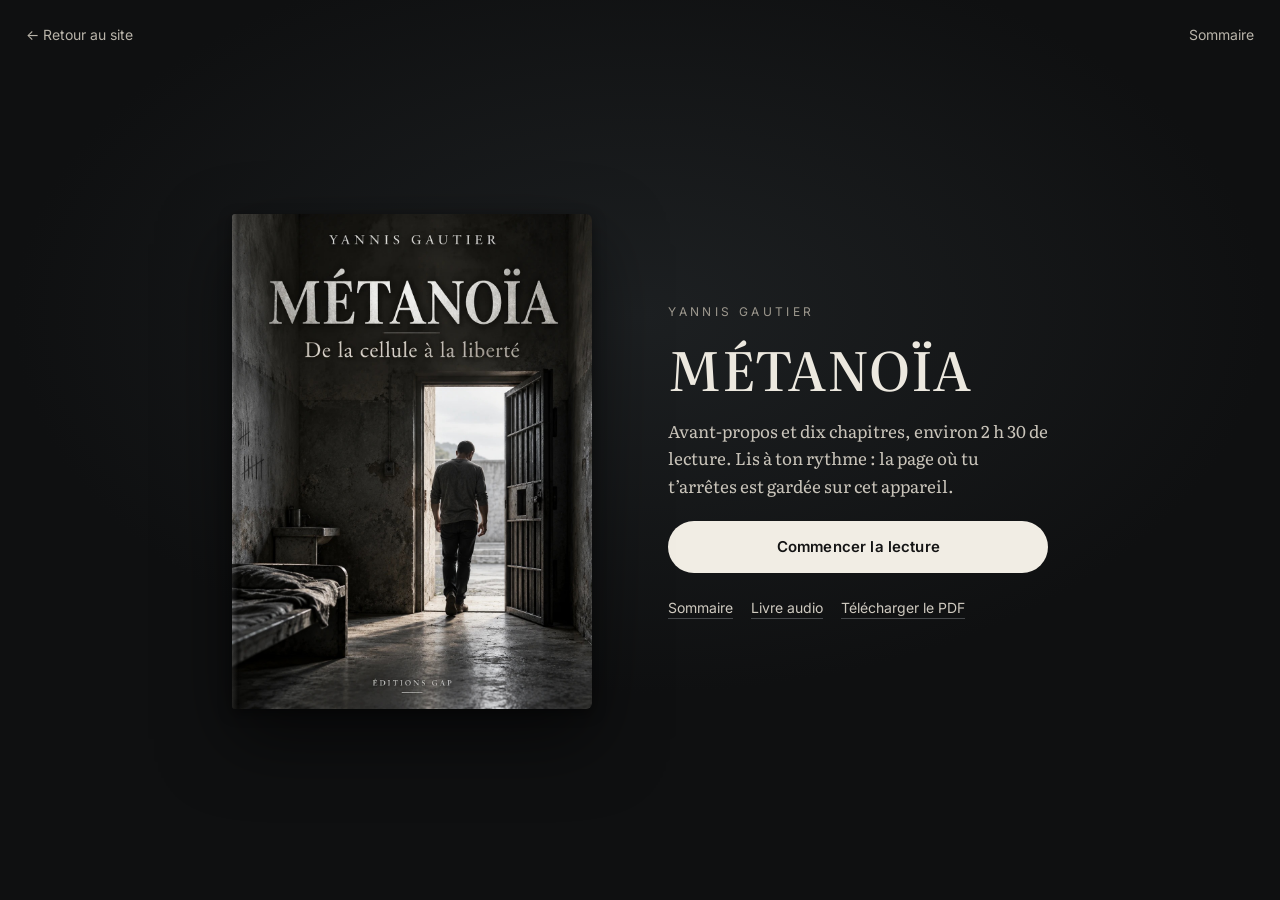
<file: liseuse.html>
<!DOCTYPE html>
<html lang="fr" data-theme="jour">
<head>
<meta charset="UTF-8" />
<meta name="viewport" content="width=device-width, initial-scale=1.0, viewport-fit=cover" />
<meta name="robots" content="noindex, nofollow" />
<title>Liseuse — MÉTANOÏA · Yannis Gautier</title>
<meta name="description" content="Lire MÉTANOÏA de Yannis Gautier en ligne : avant-propos et dix chapitres, sommaire, reprise de lecture, écoute de chaque chapitre." />
<meta name="author" content="Yannis Gautier" />
<meta name="theme-color" content="#0f1011" />
<link rel="preconnect" href="https://fonts.googleapis.com" />
<link rel="preconnect" href="https://fonts.gstatic.com" crossorigin />
<link href="https://fonts.googleapis.com/css2?family=Literata:ital,opsz,wght@0,7..72,400;0,7..72,500;0,7..72,600;1,7..72,400;1,7..72,500&family=Inter:wght@400;500;600&display=swap" rel="stylesheet" />
<link rel="icon" href="data:image/svg+xml,%3Csvg xmlns='http://www.w3.org/2000/svg' viewBox='0 0 32 32'%3E%3Crect width='32' height='32' fill='%230B0E10'/%3E%3Crect x='4' y='4' width='24' height='24' fill='none' stroke='%2319D3D1' stroke-width='2'/%3E%3Ctext x='50%25' y='63%25' font-family='sans-serif' font-weight='900' font-size='16' fill='%2319D3D1' text-anchor='middle'%3EM%3C/text%3E%3C/svg%3E" />
<style>
/* =============================================================
   LISEUSE MÉTANOÏA — s'ouvre sur la couverture, se lit comme un livre
   Texte : data/chapitres.js (issu du BAT, outils/bat_vers_json.py)
   ============================================================= */
:root {
  --fs: 19px;
  --serif: 'Literata', Georgia, 'Times New Roman', serif;
  --sans: 'Inter', system-ui, -apple-system, sans-serif;
  --stage: #0f1011;
  --ease: cubic-bezier(.2,.7,.15,1);
}
html[data-theme="jour"]  { --bg: #fbf8f2; --fg: #1d1c1a; --mute: #6f6a62; --line: #e6e0d4; --accent: #0a8789; --panel: #ffffff; --shadow: rgba(29,28,26,.12); }
html[data-theme="sepia"] { --bg: #f4eadb; --fg: #3a2e24; --mute: #7a6a58; --line: #e0d0b8; --accent: #8a5a2b; --panel: #fbf4e8; --shadow: rgba(58,46,36,.14); }
html[data-theme="nuit"]  { --bg: #121416; --fg: #d9d5cb; --mute: #8d9092; --line: #25292c; --accent: #4cc9c6; --panel: #1b1e21; --shadow: rgba(0,0,0,.5); }

* { box-sizing: border-box; margin: 0; padding: 0; }
html { -webkit-text-size-adjust: 100%; }
body { background: var(--bg); color: var(--fg); font-family: var(--sans); transition: background .3s, color .3s; }
button { font: inherit; color: inherit; background: none; border: 0; cursor: pointer; }
a { color: inherit; }
:focus-visible { outline: 2px solid var(--accent); outline-offset: 3px; border-radius: 4px; }
[hidden] { display: none !important; }
.icon { width: 20px; height: 20px; display: block; }

/* ---------- Vues ---------- */
body[data-view="cover"] .read-only { display: none !important; }
body[data-view="read"] .cover { display: none; }

/* =================== COUVERTURE =================== */
.cover {
  min-height: 100vh; min-height: 100dvh;
  background: radial-gradient(ellipse 70% 60% at 50% 35%, #1d2022 0%, var(--stage) 70%);
  color: #ece8df;
  display: flex; flex-direction: column;
  padding: max(18px, env(safe-area-inset-top)) 22px max(28px, env(safe-area-inset-bottom));
}
.cover__top { display: flex; justify-content: space-between; align-items: center; font-size: 14px; }
.cover__top a, .cover__top button { color: #b9b4aa; text-decoration: none; padding: 8px 4px; }
.cover__top a:hover, .cover__top button:hover { color: #fff; }
.cover__main {
  flex: 1; display: flex; align-items: center; justify-content: center;
  gap: clamp(28px, 6vw, 88px); padding: 24px 0; flex-wrap: wrap;
}
.cover__book {
  width: min(78vw, 360px);
  aspect-ratio: 1070 / 1470;
  border-radius: 3px 6px 6px 3px;
  overflow: hidden;
  box-shadow: 0 30px 70px rgba(0,0,0,.55), 0 4px 14px rgba(0,0,0,.4);
  position: relative;
}
.cover__book::after { /* dos du livre */
  content: ""; position: absolute; inset: 0 auto 0 0; width: 10px;
  background: linear-gradient(90deg, rgba(255,255,255,.10), rgba(0,0,0,.25) 60%, transparent);
}
.cover__book img { width: 100%; height: 100%; object-fit: cover; display: block; }
.cover__text { max-width: 380px; display: flex; flex-direction: column; gap: 22px; }
.cover__author { font-size: 12px; letter-spacing: .28em; text-transform: uppercase; color: #9d988e; }
.cover__title { font-family: var(--serif); font-weight: 500; font-size: clamp(38px, 6vw, 54px); line-height: 1; letter-spacing: .01em; }
.cover__desc { font-family: var(--serif); font-size: 17px; line-height: 1.6; color: #c9c4ba; }
.cover__actions { display: flex; flex-direction: column; gap: 10px; }
.btn {
  display: inline-flex; align-items: center; justify-content: center; gap: 10px;
  min-height: 52px; padding: 0 22px; border-radius: 999px;
  font-weight: 600; font-size: 15px; letter-spacing: .01em; text-decoration: none;
  transition: background .2s, color .2s, border-color .2s, transform .2s;
}
.btn--light { background: #f1ede4; color: #141414; }
.btn--light:hover { background: #fff; }
.btn--line { border: 1px solid #45484b; color: #e4e0d7; }
.btn--line:hover { border-color: #8b8e90; }
.btn small { display: block; font-weight: 400; font-size: 12.5px; opacity: .7; }
.btn__stack { display: flex; flex-direction: column; align-items: center; line-height: 1.25; }
.cover__links { display: flex; flex-wrap: wrap; gap: 6px 18px; font-size: 14px; color: #a7a298; padding-top: 4px; }
.cover__links a, .cover__links button { color: #cfcac0; text-decoration: none; border-bottom: 1px solid #45484b; padding-bottom: 2px; }
.cover__links a:hover, .cover__links button:hover { color: #fff; border-color: #fff; }
@media (max-width: 760px) {
  .cover__main { flex-direction: column; gap: 30px; }
  .cover__text { align-items: center; text-align: center; }
  .cover__title { display: none; } /* le titre est déjà sur la couverture */
  .cover__actions { width: 100%; max-width: 360px; }
  .cover__links { justify-content: center; }
}

/* =================== BARRE DE LECTURE =================== */
.bar {
  position: fixed; inset: 0 0 auto 0; z-index: 40;
  height: calc(56px + env(safe-area-inset-top)); padding: env(safe-area-inset-top) 10px 0;
  display: grid; grid-template-columns: auto 1fr auto; align-items: center; gap: 8px;
  background: var(--bg);
  background: color-mix(in srgb, var(--bg) 92%, transparent);
  -webkit-backdrop-filter: blur(12px); backdrop-filter: blur(12px);
  border-bottom: 1px solid var(--line);
  transition: transform .35s var(--ease), background .3s;
}
.bar.is-hidden { transform: translateY(-100%); }
.bar__group { display: flex; align-items: center; gap: 2px; }
.bar__btn { width: 44px; height: 44px; border-radius: 10px; display: inline-flex; align-items: center; justify-content: center; color: var(--fg); }
.bar__btn:hover, .bar__btn.is-on { background: var(--line); }
.bar__btn--text { width: auto; padding: 0 12px; font-family: var(--serif); font-size: 18px; }
.bar__where { text-align: center; font-size: 13px; color: var(--mute); white-space: nowrap; overflow: hidden; text-overflow: ellipsis; }
.bar__where b { color: var(--fg); font-weight: 600; }
.bar__progress { position: absolute; left: 0; right: 0; bottom: -1px; height: 2px; }
.bar__progress span { display: block; height: 100%; width: 0; background: var(--accent); transition: width .15s linear; }

/* Réglages */
.pop {
  position: fixed; z-index: 50; top: calc(62px + env(safe-area-inset-top)); right: 12px;
  width: min(320px, calc(100vw - 24px));
  background: var(--panel); color: var(--fg); border: 1px solid var(--line); border-radius: 14px;
  box-shadow: 0 18px 50px var(--shadow); padding: 16px;
  display: flex; flex-direction: column; gap: 16px;
}
.pop__row { display: flex; flex-direction: column; gap: 8px; }
.pop__label { font-size: 12px; font-weight: 600; letter-spacing: .06em; text-transform: uppercase; color: var(--mute); }
.seg { display: grid; grid-auto-flow: column; grid-auto-columns: 1fr; gap: 6px; }
.seg button { min-height: 42px; border-radius: 10px; border: 1px solid var(--line); font-size: 14px; }
.seg button.is-on { border-color: var(--accent); box-shadow: inset 0 0 0 1px var(--accent); }
.seg .sw-jour { background: #fbf8f2; color: #1d1c1a; }
.seg .sw-sepia { background: #f4eadb; color: #3a2e24; }
.seg .sw-nuit { background: #121416; color: #d9d5cb; }
.size-a { font-family: var(--serif); }

/* =================== TEXTE =================== */
.read { padding: calc(56px + env(safe-area-inset-top)) 22px 140px; }
.page { max-width: 33em; margin: 0 auto; font-size: var(--fs); }
.chap-head { text-align: center; padding: clamp(56px, 14vh, 140px) 0 clamp(36px, 7vh, 64px); }
.chap-head__mvt { font-size: 11.5px; letter-spacing: .22em; text-transform: uppercase; color: var(--mute); margin-bottom: 22px; font-family: var(--sans); }
.chap-head__num { font-family: var(--serif); font-style: italic; font-size: 1.05em; color: var(--accent); margin-bottom: 14px; }
.chap-head__title { font-family: var(--serif); font-weight: 600; font-size: clamp(1.75em, 6.5vw, 2.35em); line-height: 1.15; letter-spacing: -.005em; text-wrap: balance; }
.chap-head__sub { font-family: var(--serif); font-style: italic; font-size: 1em; line-height: 1.5; color: var(--mute); margin: 16px auto 0; max-width: 24em; text-wrap: balance; }
.chap-head__orn { margin: 30px auto 0; width: 40px; height: 1px; background: var(--line); position: relative; }
.chap-head__time { margin-top: 18px; font-size: 12.5px; color: var(--mute); font-family: var(--sans); }

.text { font-family: var(--serif); font-size: 1em; line-height: 1.68; hyphens: auto; -webkit-hyphens: auto; text-align: justify; overflow-wrap: break-word; }
.text p { text-indent: 1.4em; }
.text p.first, .text p.impact, .text p.ex-q, .text p.ex-a, .text p.step { text-indent: 0; }
.text h3 {
  font-family: var(--sans); font-weight: 600; font-size: .7em; line-height: 1.5;
  letter-spacing: .14em; text-transform: uppercase; text-align: left;
  color: var(--fg); margin: 3.2em 0 1.4em;
}
.text h4 { font-family: var(--sans); font-weight: 600; font-size: .68em; letter-spacing: .1em; text-transform: uppercase; color: var(--mute); margin: 2.2em 0 1em; text-align: left; }
.text .impact { text-align: center; font-weight: 600; font-size: 1.12em; line-height: 1.45; margin: 1.6em auto; max-width: 24em; text-wrap: balance; hyphens: manual; }
.text blockquote { margin: 1.6em 0 1.6em 1.2em; padding-left: 1.1em; border-left: 2px solid var(--line); text-align: left; hyphens: manual; color: var(--fg); }
.text blockquote em { font-style: italic; }
.text .step { margin: 1em 0; padding-left: 1em; border-left: 2px solid var(--accent); text-align: left; }
.text .step strong { font-weight: 600; }
.text .exercice {
  margin: 3.4em 0 1.4em; padding-top: 1.6em; border-top: 1px solid var(--line);
  text-align: center; font-family: var(--sans); font-size: .7em; font-weight: 600; letter-spacing: .22em; color: var(--accent);
}
.text .ex-q { font-weight: 600; margin: 1.5em 0 .5em; text-align: left; hyphens: manual; }
.text .ex-a { font-size: .95em; margin: .45em 0; text-align: left; hyphens: manual; color: var(--fg); }
.text .ligne { height: 1.9em; border-bottom: 1px dotted var(--mute); opacity: .7; }
.text .ligne-inline { display: inline-block; width: 100%; height: 1.2em; border-bottom: 1px dotted var(--mute); opacity: .7; vertical-align: bottom; }
.text p + h3, .text p + h4 { margin-top: 3em; }

.chap-end { margin: 4.5em 0 0; text-align: center; font-family: var(--sans); }
.chap-end__orn { font-family: var(--serif); letter-spacing: .6em; color: var(--mute); margin-bottom: 2.2em; }
.next {
  display: block; width: 100%; text-align: left; padding: 22px 22px; border: 1px solid var(--line); border-radius: 16px;
  background: var(--panel); transition: border-color .2s, transform .2s;
}
.next:hover { border-color: var(--accent); }
.next__k { font-size: 12px; letter-spacing: .12em; text-transform: uppercase; color: var(--mute); }
.next__t { display: block; margin-top: 6px; font-family: var(--serif); font-weight: 600; font-size: 21px; line-height: 1.25; }
.next__s { display: block; margin-top: 4px; font-family: var(--serif); font-style: italic; font-size: 15px; color: var(--mute); }
.end-links { display: flex; flex-wrap: wrap; justify-content: center; gap: 10px 22px; margin-top: 22px; font-size: 14px; }
.end-links button, .end-links a { color: var(--mute); text-decoration: underline; text-underline-offset: 3px; }
.end-links button:hover, .end-links a:hover { color: var(--fg); }

/* =================== SOMMAIRE =================== */
.toc-back { position: fixed; inset: 0; z-index: 60; background: rgba(8,9,10,.45); opacity: 0; pointer-events: none; transition: opacity .3s; }
.toc-back.is-open { opacity: 1; pointer-events: auto; }
.toc {
  position: fixed; z-index: 70; top: 0; bottom: 0; left: 0; width: min(440px, 100vw);
  background: var(--panel); color: var(--fg);
  transform: translateX(-102%); transition: transform .4s var(--ease);
  display: flex; flex-direction: column;
}
.toc.is-open { transform: none; box-shadow: 20px 0 60px var(--shadow); }
.toc__head { display: flex; align-items: center; justify-content: space-between; padding: calc(14px + env(safe-area-inset-top)) 14px 10px 24px; border-bottom: 1px solid var(--line); }
.toc__head h2 { font-family: var(--serif); font-weight: 600; font-size: 22px; }
.toc__list { overflow-y: auto; padding: 8px 0 calc(24px + env(safe-area-inset-bottom)); list-style: none; }
.toc__mvt { padding: 22px 24px 8px; font-size: 11.5px; letter-spacing: .18em; text-transform: uppercase; color: var(--mute); }
.toc__mvt b { display: block; margin-top: 4px; font-family: var(--serif); font-style: italic; font-weight: 400; letter-spacing: 0; text-transform: none; font-size: 15px; color: var(--fg); }
.toc__item { display: grid; grid-template-columns: 34px 1fr auto; gap: 10px; width: 100%; text-align: left; padding: 13px 20px 13px 24px; align-items: baseline; }
.toc__item:hover { background: var(--line); }
.toc__item.is-current { background: color-mix(in srgb, var(--accent) 12%, transparent); }
.toc__n { font-family: var(--serif); font-style: italic; color: var(--accent); }
.toc__t { font-family: var(--serif); font-size: 17px; line-height: 1.3; }
.toc__s { display: block; margin-top: 3px; font-size: 13px; line-height: 1.4; color: var(--mute); }
.toc__m { font-size: 12px; color: var(--mute); white-space: nowrap; }

/* =================== ÉCOUTE =================== */
.listen {
  position: fixed; z-index: 45; left: 0; right: 0; bottom: 0;
  padding: 12px 14px calc(12px + env(safe-area-inset-bottom));
  background: var(--panel); border-top: 1px solid var(--line); box-shadow: 0 -10px 40px var(--shadow);
  display: grid; grid-template-columns: auto 1fr auto auto auto; gap: 10px; align-items: center;
}
.listen__prog { position: absolute; left: 0; right: 0; top: -1px; height: 4px; cursor: pointer; background: var(--line); }
.listen__prog span { display: block; height: 100%; width: 0; background: var(--accent); }
.listen__play { width: 50px; height: 50px; border-radius: 50%; background: var(--fg); color: var(--bg); display: inline-flex; align-items: center; justify-content: center; }
.listen__play .icon { width: 22px; height: 22px; }
.listen__info { min-width: 0; }
.listen__k { font-size: 11.5px; letter-spacing: .12em; text-transform: uppercase; color: var(--mute); }
.listen__t { font-family: var(--serif); font-size: 15px; white-space: nowrap; overflow: hidden; text-overflow: ellipsis; }
.listen__time { font-size: 12.5px; color: var(--mute); font-variant-numeric: tabular-nums; }
.listen__skip { width: 40px; height: 40px; border-radius: 10px; display: inline-flex; align-items: center; justify-content: center; font-size: 12px; font-weight: 600; }
.listen__skip:hover { background: var(--line); }
body.is-listening .read { padding-bottom: 200px; }
@media (max-width: 520px) { .listen__time { display: none; } }

@media (max-width: 520px) {
  :root { --fs: 18px; }
  .read { padding-left: 20px; padding-right: 20px; }
  .text { line-height: 1.64; }
}
@media (prefers-reduced-motion: reduce) { * { transition: none !important; scroll-behavior: auto !important; } }
</style>
</head>
<body data-view="cover">

<!-- =================== COUVERTURE =================== -->
<section class="cover" aria-label="Couverture du livre">
  <div class="cover__top">
    <a href="index.html">← Retour au site</a>
    <button type="button" data-open-toc>Sommaire</button>
  </div>
  <div class="cover__main">
    <div class="cover__book">
      <img src="assets/img/metanoia-cover.jpg" width="1070" height="1470" alt="Couverture du livre MÉTANOÏA de Yannis Gautier" />
    </div>
    <div class="cover__text">
      <div class="cover__author">Yannis Gautier</div>
      <h1 class="cover__title">MÉTANOÏA</h1>
      <p class="cover__desc" id="coverDesc">Avant-propos et dix chapitres. Lis à ton rythme : la page où tu t’arrêtes est gardée sur cet appareil.</p>
      <div class="cover__actions">
        <button class="btn btn--light" type="button" id="btnResume" hidden>
          <span class="btn__stack">Reprendre la lecture<small id="resumeWhere"></small></span>
        </button>
        <button class="btn btn--light" type="button" id="btnStart">Commencer la lecture</button>
      </div>
      <div class="cover__links">
        <button type="button" data-open-toc>Sommaire</button>
        <a href="livre-audio.html">Livre audio</a>
        <a href="assets/metanoia-livre.pdf" download>Télécharger le PDF</a>
      </div>
    </div>
  </div>
</section>

<!-- =================== BARRE DE LECTURE =================== -->
<header class="bar read-only" id="bar">
  <div class="bar__group">
    <button class="bar__btn" type="button" id="btnCover" aria-label="Revenir à la couverture" title="Couverture">
      <svg class="icon" viewBox="0 0 24 24" fill="none" stroke="currentColor" stroke-width="1.6"><path d="M5 4.5h10.5a3 3 0 013 3V20H8a3 3 0 01-3-3V4.5z"/><path d="M5 17a3 3 0 013-3h10.5"/></svg>
    </button>
    <button class="bar__btn" type="button" data-open-toc aria-label="Sommaire" title="Sommaire">
      <svg class="icon" viewBox="0 0 24 24" fill="none" stroke="currentColor" stroke-width="1.6"><path d="M4 6h16M4 12h16M4 18h11"/></svg>
    </button>
  </div>
  <div class="bar__where" id="barWhere"></div>
  <div class="bar__group">
    <button class="bar__btn bar__btn--text" type="button" id="btnSettings" aria-label="Réglages de lecture" aria-expanded="false" title="Taille et fond">Aa</button>
    <button class="bar__btn" type="button" id="btnListen" aria-label="Écouter ce chapitre" title="Écouter ce chapitre">
      <svg class="icon" viewBox="0 0 24 24" fill="none" stroke="currentColor" stroke-width="1.6"><path d="M4 15v-3a8 8 0 0116 0v3"/><rect x="3.5" y="14" width="4" height="6" rx="1.5"/><rect x="16.5" y="14" width="4" height="6" rx="1.5"/></svg>
    </button>
  </div>
  <div class="bar__progress" aria-hidden="true"><span id="barProg"></span></div>
</header>

<div class="pop read-only" id="pop" role="dialog" aria-label="Réglages de lecture" hidden>
  <div class="pop__row">
    <div class="pop__label">Taille du texte</div>
    <div class="seg">
      <button type="button" id="sizeDown" aria-label="Texte plus petit"><span class="size-a" style="font-size:14px">A</span></button>
      <button type="button" id="sizeUp" aria-label="Texte plus grand"><span class="size-a" style="font-size:20px">A</span></button>
    </div>
  </div>
  <div class="pop__row">
    <div class="pop__label">Fond</div>
    <div class="seg" id="themes">
      <button type="button" class="sw-jour" data-theme="jour">Jour</button>
      <button type="button" class="sw-sepia" data-theme="sepia">Sépia</button>
      <button type="button" class="sw-nuit" data-theme="nuit">Nuit</button>
    </div>
  </div>
</div>

<!-- =================== TEXTE =================== -->
<main class="read read-only" id="read">
  <article class="page">
    <header class="chap-head">
      <div class="chap-head__mvt" id="chapMvt"></div>
      <div class="chap-head__num" id="chapNum"></div>
      <h1 class="chap-head__title" id="chapTitle"></h1>
      <p class="chap-head__sub" id="chapSub"></p>
      <div class="chap-head__orn" aria-hidden="true"></div>
      <div class="chap-head__time" id="chapTime"></div>
    </header>
    <div class="text" id="chapText"></div>
    <footer class="chap-end" id="chapEnd"></footer>
  </article>
</main>

<!-- =================== SOMMAIRE =================== -->
<div class="toc-back" id="tocBack"></div>
<nav class="toc" id="toc" aria-label="Sommaire du livre" aria-hidden="true">
  <div class="toc__head">
    <h2>Sommaire</h2>
    <button class="bar__btn" type="button" id="tocClose" aria-label="Fermer le sommaire">
      <svg class="icon" viewBox="0 0 24 24" fill="none" stroke="currentColor" stroke-width="1.6"><path d="M18 6L6 18M6 6l12 12"/></svg>
    </button>
  </div>
  <ul class="toc__list" id="tocList"></ul>
</nav>

<!-- =================== ÉCOUTE DU CHAPITRE =================== -->
<div class="listen" id="listen" role="region" aria-label="Écoute du chapitre" hidden>
  <div class="listen__prog" id="listenProg"><span id="listenFill"></span></div>
  <button class="listen__play" type="button" id="listenPlay" aria-label="Lecture">
    <svg class="icon" viewBox="0 0 24 24" fill="currentColor" id="listenIcon"><path d="M8 5v14l11-7z"/></svg>
  </button>
  <div class="listen__info">
    <div class="listen__k" id="listenK"></div>
    <div class="listen__t" id="listenT"></div>
  </div>
  <div class="listen__time" id="listenTime">00:00 / 00:00</div>
  <button class="listen__skip" type="button" id="listenBack" aria-label="Reculer de 15 secondes">−15</button>
  <button class="listen__skip" type="button" id="listenClose" aria-label="Fermer l’écoute">
    <svg class="icon" viewBox="0 0 24 24" fill="none" stroke="currentColor" stroke-width="1.6"><path d="M18 6L6 18M6 6l12 12"/></svg>
  </button>
  <audio id="listenAudio" preload="none"></audio>
</div>

<script src="data/chapitres.js"></script>
<script>
(() => {
  const BOOK = window.METANOIA_BOOK;
  if (!BOOK) { document.body.innerHTML = '<p style="padding:40px;font-family:sans-serif">Le texte du livre n’a pas pu être chargé.</p>'; return; }
  const CH = BOOK.chapters;
  const $ = (s) => document.querySelector(s);
  const $$ = (s) => [...document.querySelectorAll(s)];

  /* ---------- Mémoire de l'appareil (peut être indisponible en navigation privée) ---------- */
  const store = {
    get(k, d) { try { const v = localStorage.getItem(k); return v ? JSON.parse(v) : d; } catch (e) { return d; } },
    set(k, v) { try { localStorage.setItem(k, JSON.stringify(v)); } catch (e) {} }
  };
  const KEY_POS = 'metanoia:lecture', KEY_PREF = 'metanoia:reglages';
  const SIZES = [16, 17, 18, 19, 20, 22, 24];
  const prefs = Object.assign({ size: window.innerWidth < 520 ? 2 : 3, theme: 'jour' }, store.get(KEY_PREF, {}));

  const applyPrefs = () => {
    prefs.size = Math.max(0, Math.min(SIZES.length - 1, prefs.size));
    document.documentElement.dataset.theme = prefs.theme;
    document.documentElement.style.setProperty('--fs', SIZES[prefs.size] + 'px');
    $$('#themes button').forEach(b => b.classList.toggle('is-on', b.dataset.theme === prefs.theme));
    $('#sizeDown').disabled = prefs.size === 0;
    $('#sizeUp').disabled = prefs.size === SIZES.length - 1;
    store.set(KEY_PREF, prefs);
  };

  /* ---------- Utilitaires ---------- */
  const slug = (c) => c.id === 'ap' ? 'avant-propos' : 'chapitre-' + c.id;
  const indexOfSlug = (s) => CH.findIndex(c => slug(c) === s);
  const label = (c) => c.id === 'ap' ? 'Avant-propos' : 'Chapitre ' + c.num;
  const strip = (h) => h.replace(/<[^>]+>/g, ' ');
  const words = (c) => c.blocks.reduce((n, b) => n + strip(b.h).split(/\s+/).filter(Boolean).length, 0);
  const minutes = (c) => Math.max(1, Math.round(words(c) / 220));
  const fmt = (s) => { s = Math.max(0, Math.floor(s || 0)); return String(Math.floor(s / 60)).padStart(2, '0') + ':' + String(s % 60).padStart(2, '0'); };
  const totalMin = Math.round(CH.reduce((n, c) => n + minutes(c), 0) / 15) * 15;
  const totalTxt = Math.floor(totalMin / 60) + ' h' + (totalMin % 60 ? ' ' + String(totalMin % 60).padStart(2, '0') : '');

  /* ---------- Rendu d'un chapitre ---------- */
  const DOTS = /[.…]{6,}/g;
  const blockHtml = (b, prev) => {
    const h = b.h;
    switch (b.t) {
      case 'p': return '<p' + (prev && prev !== 'p' ? ' class="first"' : (!prev ? ' class="first"' : '')) + '>' + h + '</p>';
      case 'h3': return '<h3>' + h + '</h3>';
      case 'h4': return '<h4>' + h + '</h4>';
      case 'impact': return '<p class="impact">' + h + '</p>';
      case 'quote': return '<blockquote>' + h + '</blockquote>';
      case 'step': return '<p class="step">' + h + '</p>';
      case 'ex-title': return '<div class="exercice">' + h + '</div>';
      case 'ex-q': return '<p class="ex-q">' + h + '</p>';
      case 'ex-a': {
        const plain = strip(h).trim();
        if (/^[.…\s]+$/.test(plain)) return '<div class="ligne" aria-hidden="true"></div>';
        if (DOTS.test(h)) { DOTS.lastIndex = 0; return '<p class="ex-a">' + h.replace(DOTS, '').trim() + ' <span class="ligne-inline" aria-hidden="true"></span></p>'; }
        return '<p class="ex-a">' + h + '</p>';
      }
      default: return '<p>' + h + '</p>';
    }
  };

  let cur = -1;
  const render = (i) => {
    cur = i;
    const c = CH[i];
    $('#chapMvt').textContent = c.movement ? 'Mouvement ' + c.movement + ' · ' + BOOK.movements[c.movement] : '';
    $('#chapMvt').hidden = !c.movement;
    $('#chapNum').textContent = label(c);
    $('#chapTitle').textContent = c.title;
    $('#chapSub').textContent = c.subtitle || '';
    $('#chapSub').hidden = !c.subtitle;
    $('#chapTime').textContent = 'Environ ' + minutes(c) + ' min de lecture';
    let prev = null;
    $('#chapText').innerHTML = c.blocks.map(b => { const out = blockHtml(b, prev); prev = b.t; return out; }).join('');

    const next = CH[i + 1];
    $('#chapEnd').innerHTML =
      '<div class="chap-end__orn" aria-hidden="true">· · ·</div>' +
      (next
        ? '<button type="button" class="next" id="btnNext"><span class="next__k">Continuer · ' + label(next) + '</span><span class="next__t">' + next.title + '</span>' + (next.subtitle ? '<span class="next__s">' + next.subtitle + '</span>' : '') + '</button>'
        : '<p style="font-family:var(--serif);font-size:20px;margin-bottom:18px">Fin du livre.</p><button type="button" class="next" id="btnNext"><span class="next__k">Revenir</span><span class="next__t">À la couverture</span></button>') +
      '<div class="end-links"><button type="button" data-listen>Écouter ce chapitre</button><button type="button" data-open-toc>Sommaire</button><a href="livre-audio.html">Livre audio complet</a></div>';
    $('#btnNext').addEventListener('click', () => { next ? go(i + 1) : showCover(); });
    $$('#chapEnd [data-open-toc]').forEach(b => b.addEventListener('click', openToc));
    $$('#chapEnd [data-listen]').forEach(b => b.addEventListener('click', () => listenTo(cur)));

    $('#barWhere').innerHTML = '<b>' + label(c) + '</b> · ' + c.title;
    document.title = c.title + ' — MÉTANOÏA · Liseuse';
    $$('.toc__item').forEach(el => el.classList.toggle('is-current', +el.dataset.i === i));
  };

  /* ---------- Navigation : #avant-propos, #chapitre-03 ; sans ancre = couverture ---------- */
  let restoring = null;
  const go = (i, ratio) => {
    restoring = ratio || 0;
    const h = '#' + slug(CH[i]);
    if (location.hash === h) route(); else location.hash = h;
  };
  const showCover = () => { if (location.hash) history.pushState('', document.title, location.pathname + location.search); route(); };

  const route = () => {
    closeToc(); $('#pop').hidden = true;
    const i = indexOfSlug(location.hash.slice(1));
    if (i < 0) {
      document.body.dataset.view = 'cover';
      document.title = 'Liseuse — MÉTANOÏA · Yannis Gautier';
      refreshResume();
      window.scrollTo(0, 0);
      return;
    }
    document.body.dataset.view = 'read';
    if (i !== cur) render(i);
    const r = restoring; restoring = null;
    requestAnimationFrame(() => {
      if (r) { const t = textBounds(); window.scrollTo(0, t.top + r * t.span); }
      else window.scrollTo(0, 0);
      onScroll();
    });
  };
  window.addEventListener('hashchange', route);
  window.addEventListener('popstate', route);

  /* ---------- Reprise de lecture ---------- */
  const refreshResume = () => {
    const pos = store.get(KEY_POS, null);
    const i = pos ? indexOfSlug(pos.chap) : -1;
    const has = i >= 0 && (i > 0 || pos.ratio > 0.02);
    $('#btnResume').hidden = !has;
    $('#btnStart').textContent = has ? 'Commencer au début' : 'Commencer la lecture';
    $('#btnStart').className = has ? 'btn btn--line' : 'btn btn--light';
    if (has) $('#resumeWhere').textContent = label(CH[i]) + ' · ' + Math.round(Math.min(1, pos.ratio) * 100) + ' % lu';
  };
  $('#btnStart').addEventListener('click', () => go(0, 0));
  $('#btnResume').addEventListener('click', () => {
    const pos = store.get(KEY_POS, null); const i = pos ? indexOfSlug(pos.chap) : 0;
    go(Math.max(0, i), pos ? pos.ratio : 0);
  });
  $('#btnCover').addEventListener('click', showCover);
  $('#coverDesc').textContent = 'Avant-propos et dix chapitres, environ ' + totalTxt + ' de lecture. Lis à ton rythme : la page où tu t’arrêtes est gardée sur cet appareil.';

  /* ---------- Défilement : progression, sauvegarde, barre qui se cache ---------- */
  const textBounds = () => {
    const page = $('.page'); const top = page.getBoundingClientRect().top + window.scrollY;
    const span = Math.max(1, page.offsetHeight - window.innerHeight * 0.6);
    return { top, span };
  };
  let lastY = 0, saveT = 0;
  const onScroll = () => {
    if (document.body.dataset.view !== 'read') return;
    const y = window.scrollY;
    const t = textBounds();
    const ratio = Math.max(0, Math.min(1, (y - t.top) / t.span));
    $('#barProg').style.width = (ratio * 100) + '%';
    const bar = $('#bar');
    if (y > lastY + 6 && y > 160 && $('#pop').hidden) bar.classList.add('is-hidden');
    else if (y < lastY - 6 || y < 160) bar.classList.remove('is-hidden');
    lastY = y;
    const now = Date.now();
    if (now - saveT > 800) { saveT = now; store.set(KEY_POS, { chap: slug(CH[cur]), ratio }); }
  };
  window.addEventListener('scroll', onScroll, { passive: true });
  window.addEventListener('pagehide', onScroll);

  /* ---------- Sommaire ---------- */
  const tocList = $('#tocList');
  let lastMvt = undefined;
  CH.forEach((c, i) => {
    if (c.movement !== lastMvt && c.movement) {
      const li = document.createElement('li');
      li.className = 'toc__mvt';
      li.innerHTML = 'Mouvement ' + c.movement + '<b>' + BOOK.movements[c.movement] + '</b>';
      tocList.appendChild(li);
    }
    lastMvt = c.movement;
    const li = document.createElement('li');
    li.innerHTML = '<button type="button" class="toc__item" data-i="' + i + '">' +
      '<span class="toc__n">' + (c.id === 'ap' ? '—' : c.num) + '</span>' +
      '<span><span class="toc__t">' + c.title + '</span>' + (c.subtitle ? '<span class="toc__s">' + c.subtitle + '</span>' : '') + '</span>' +
      '<span class="toc__m">' + minutes(c) + ' min</span></button>';
    li.querySelector('button').addEventListener('click', () => go(i, 0));
    tocList.appendChild(li);
  });
  const openToc = () => { $('#toc').classList.add('is-open'); $('#tocBack').classList.add('is-open'); $('#toc').setAttribute('aria-hidden', 'false'); };
  const closeToc = () => { $('#toc').classList.remove('is-open'); $('#tocBack').classList.remove('is-open'); $('#toc').setAttribute('aria-hidden', 'true'); };
  $$('[data-open-toc]').forEach(b => b.addEventListener('click', openToc));
  $('#tocClose').addEventListener('click', closeToc);
  $('#tocBack').addEventListener('click', closeToc);

  /* ---------- Réglages ---------- */
  $('#btnSettings').addEventListener('click', (e) => {
    e.stopPropagation();
    const pop = $('#pop'); pop.hidden = !pop.hidden;
    $('#btnSettings').setAttribute('aria-expanded', String(!pop.hidden));
    $('#btnSettings').classList.toggle('is-on', !pop.hidden);
  });
  document.addEventListener('click', (e) => {
    const pop = $('#pop');
    if (!pop.hidden && !pop.contains(e.target) && e.target !== $('#btnSettings')) {
      pop.hidden = true; $('#btnSettings').classList.remove('is-on'); $('#btnSettings').setAttribute('aria-expanded', 'false');
    }
  });
  const keepPlace = (fn) => { const t = textBounds(); const r = (window.scrollY - t.top) / t.span; fn(); applyPrefs(); requestAnimationFrame(() => { const t2 = textBounds(); if (r > 0) window.scrollTo(0, t2.top + r * t2.span); }); };
  $('#sizeDown').addEventListener('click', () => keepPlace(() => prefs.size--));
  $('#sizeUp').addEventListener('click', () => keepPlace(() => prefs.size++));
  $$('#themes button').forEach(b => b.addEventListener('click', () => { prefs.theme = b.dataset.theme; applyPrefs(); }));

  /* ---------- Écouter ce chapitre ---------- */
  const audio = $('#listenAudio');
  let audioIdx = -1;
  const PLAY = '<path d="M8 5v14l11-7z"/>', PAUSE = '<path d="M6 5h4v14H6zM14 5h4v14h-4z"/>';
  const audioIcon = () => {
    const on = !audio.paused && !audio.ended;
    $('#listenIcon').innerHTML = on ? PAUSE : PLAY;
    $('#listenPlay').setAttribute('aria-label', on ? 'Pause' : 'Lecture');
    $('#btnListen').classList.toggle('is-on', on);
  };
  const listenTo = (i) => {
    const c = CH[i];
    $('#listen').hidden = false; document.body.classList.add('is-listening');
    if (audioIdx !== i) {
      audioIdx = i;
      audio.src = c.audio;
      $('#listenK').textContent = label(c) + ' · lu par Nicolas Petit';
      $('#listenT').textContent = c.title;
    }
    const p = audio.play(); if (p && p.catch) p.catch(audioIcon);
  };
  $('#btnListen').addEventListener('click', () => {
    if (audioIdx === cur && !$('#listen').hidden) { audio.paused ? audio.play() : audio.pause(); }
    else listenTo(cur);
  });
  $('#listenPlay').addEventListener('click', () => { audio.paused ? audio.play() : audio.pause(); });
  $('#listenBack').addEventListener('click', () => { audio.currentTime = Math.max(0, audio.currentTime - 15); });
  $('#listenClose').addEventListener('click', () => { audio.pause(); $('#listen').hidden = true; document.body.classList.remove('is-listening'); });
  $('#listenProg').addEventListener('click', (e) => {
    if (!audio.duration) return;
    const r = e.currentTarget.getBoundingClientRect();
    audio.currentTime = ((e.clientX - r.left) / r.width) * audio.duration;
  });
  audio.addEventListener('timeupdate', () => {
    const d = audio.duration || 0;
    $('#listenFill').style.width = d ? (audio.currentTime / d * 100) + '%' : '0';
    $('#listenTime').textContent = fmt(audio.currentTime) + ' / ' + fmt(d);
  });
  ['play', 'pause', 'ended'].forEach(ev => audio.addEventListener(ev, audioIcon));

  /* ---------- Clavier ---------- */
  document.addEventListener('keydown', (e) => {
    if (e.key === 'Escape') { closeToc(); $('#pop').hidden = true; }
    if (document.body.dataset.view !== 'read' || e.altKey || e.metaKey || e.ctrlKey) return;
    if (e.key === 'ArrowRight' && cur < CH.length - 1) go(cur + 1, 0);
    if (e.key === 'ArrowLeft' && cur > 0) go(cur - 1, 0);
  });

  applyPrefs();
  route();
})();
</script>
</body>
</html>
</file>
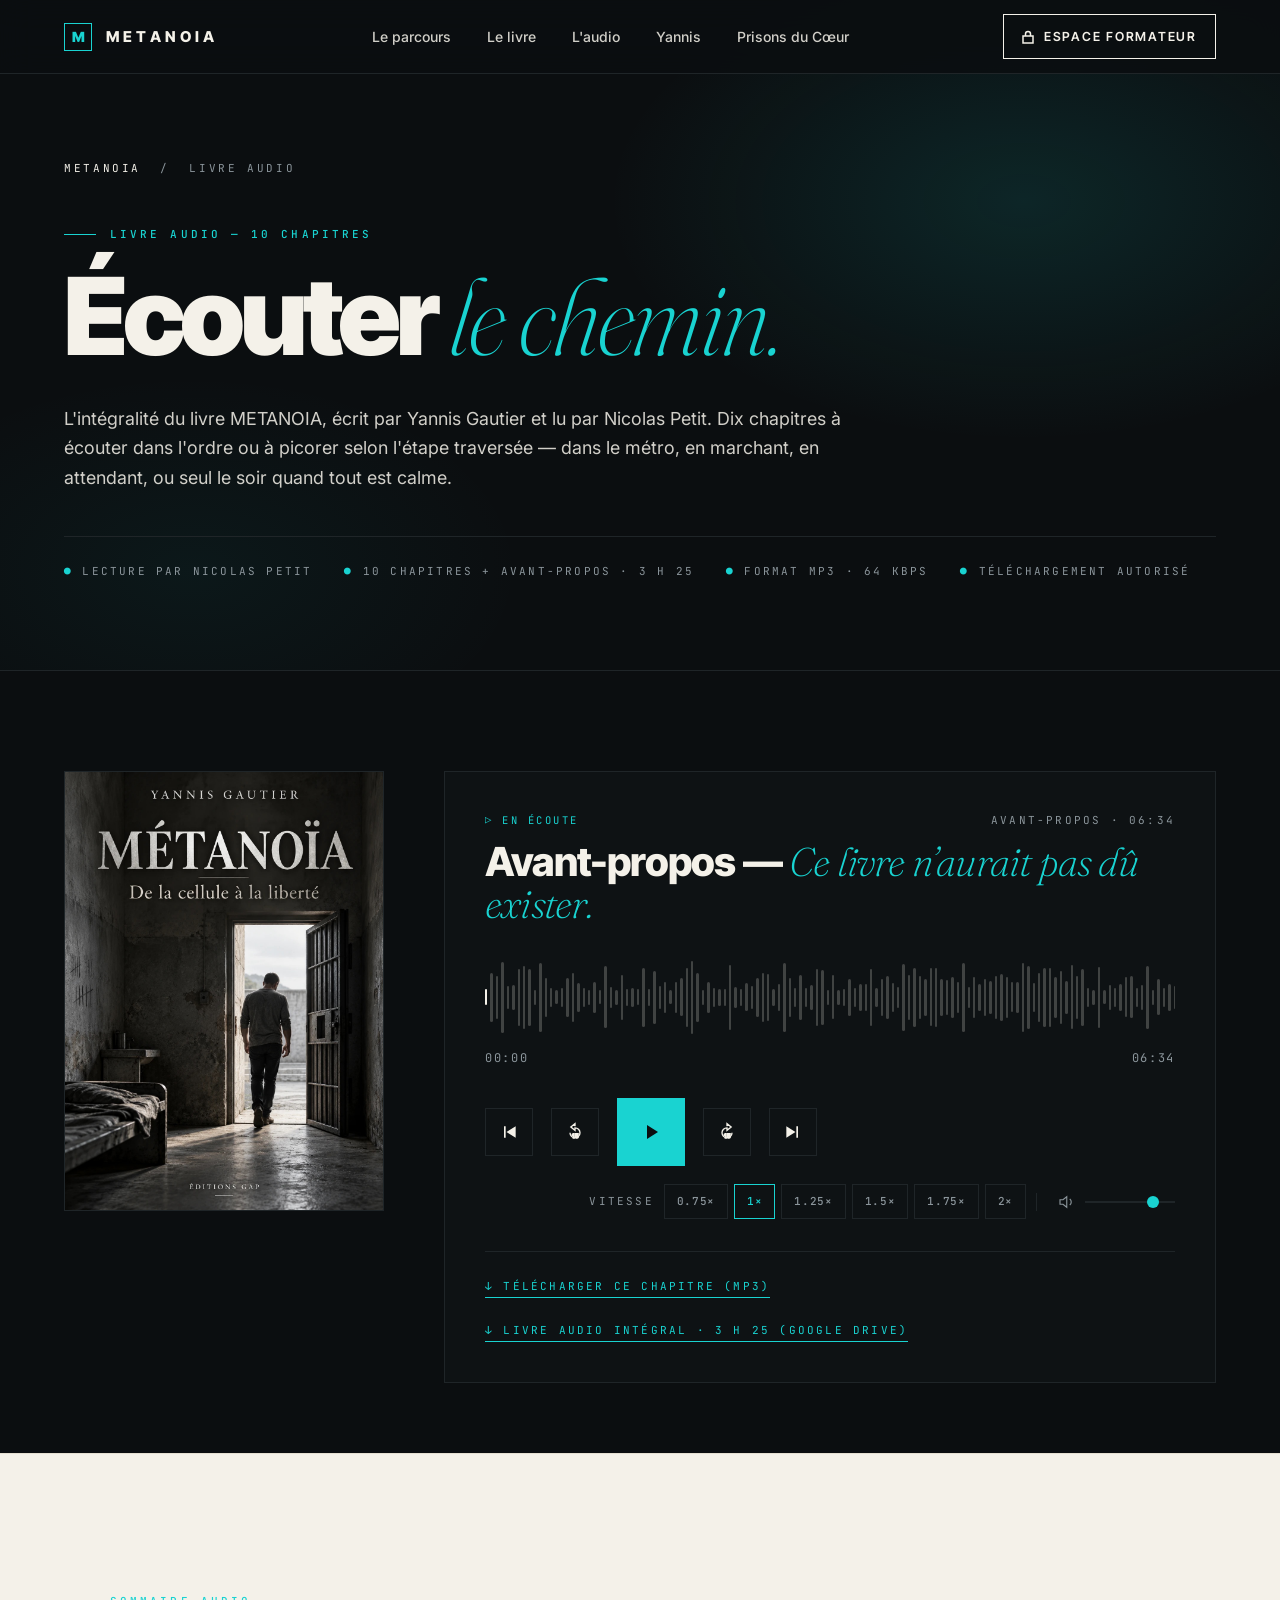
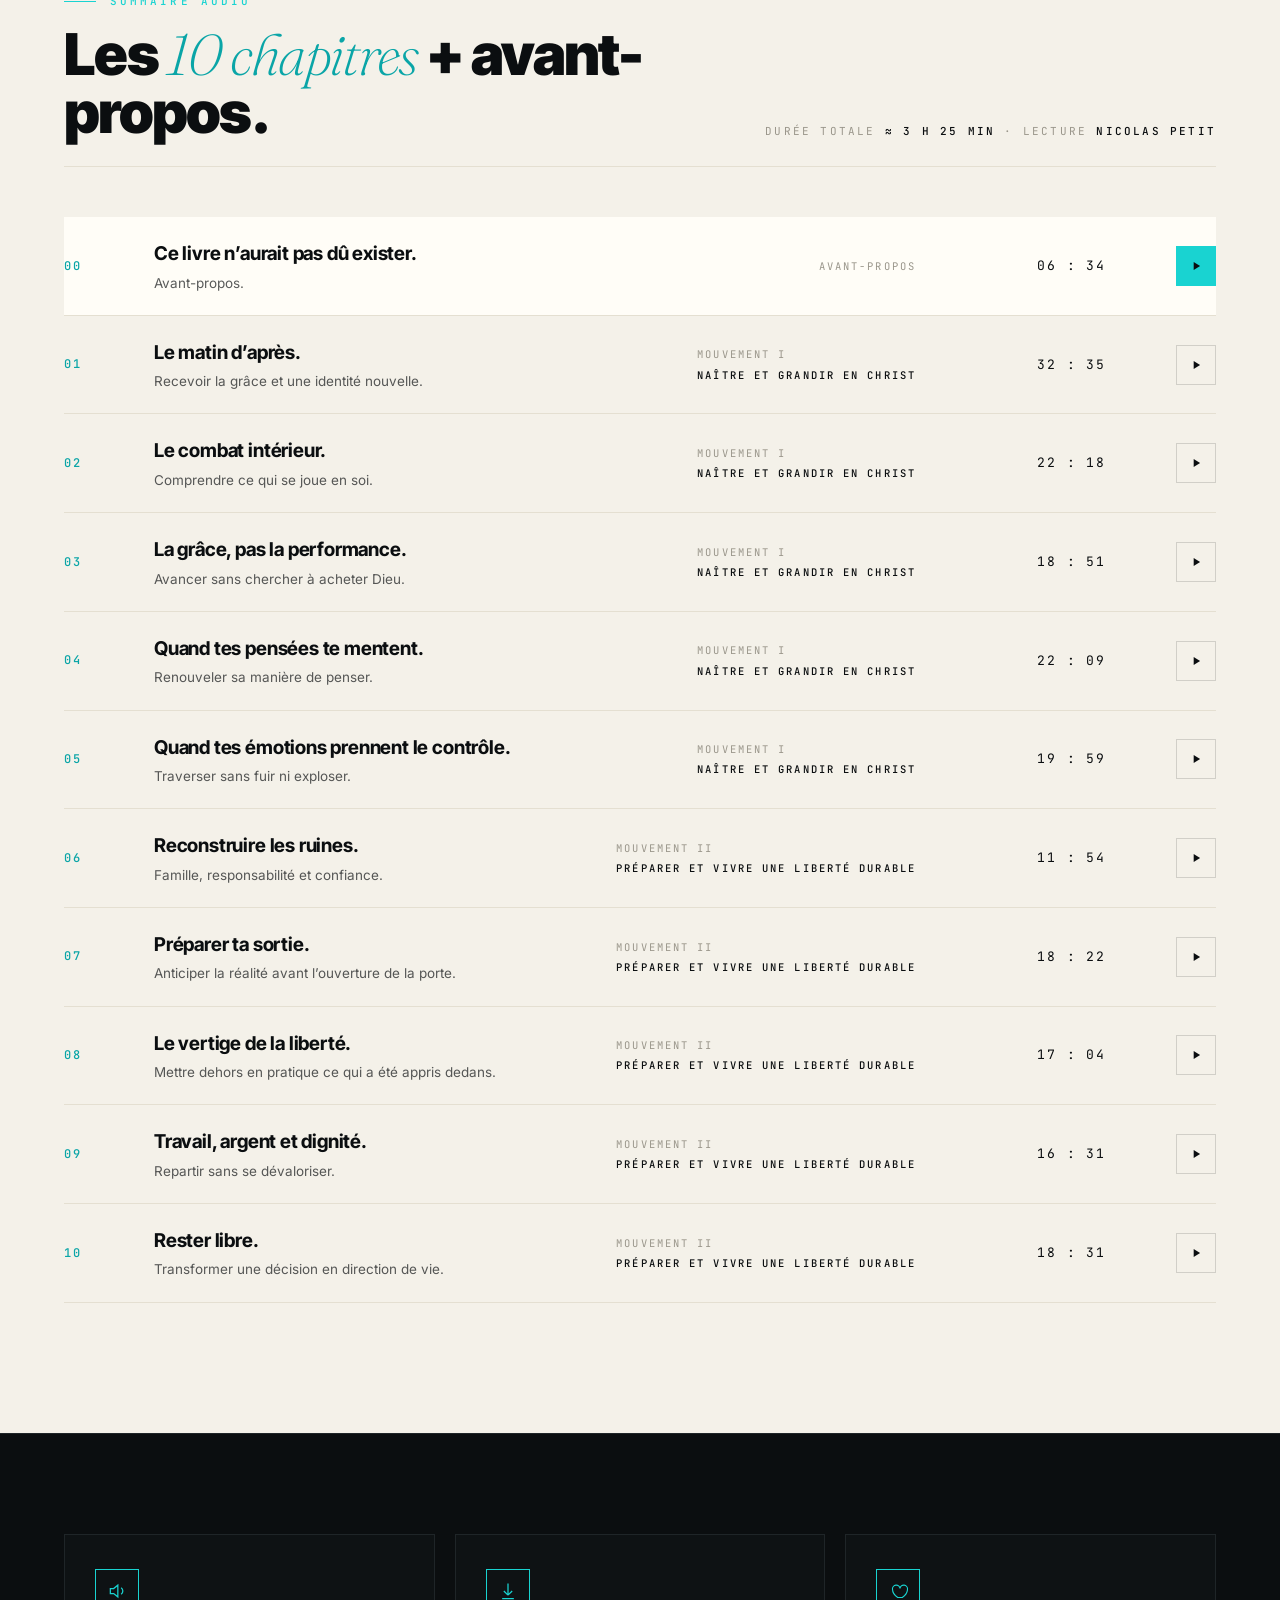
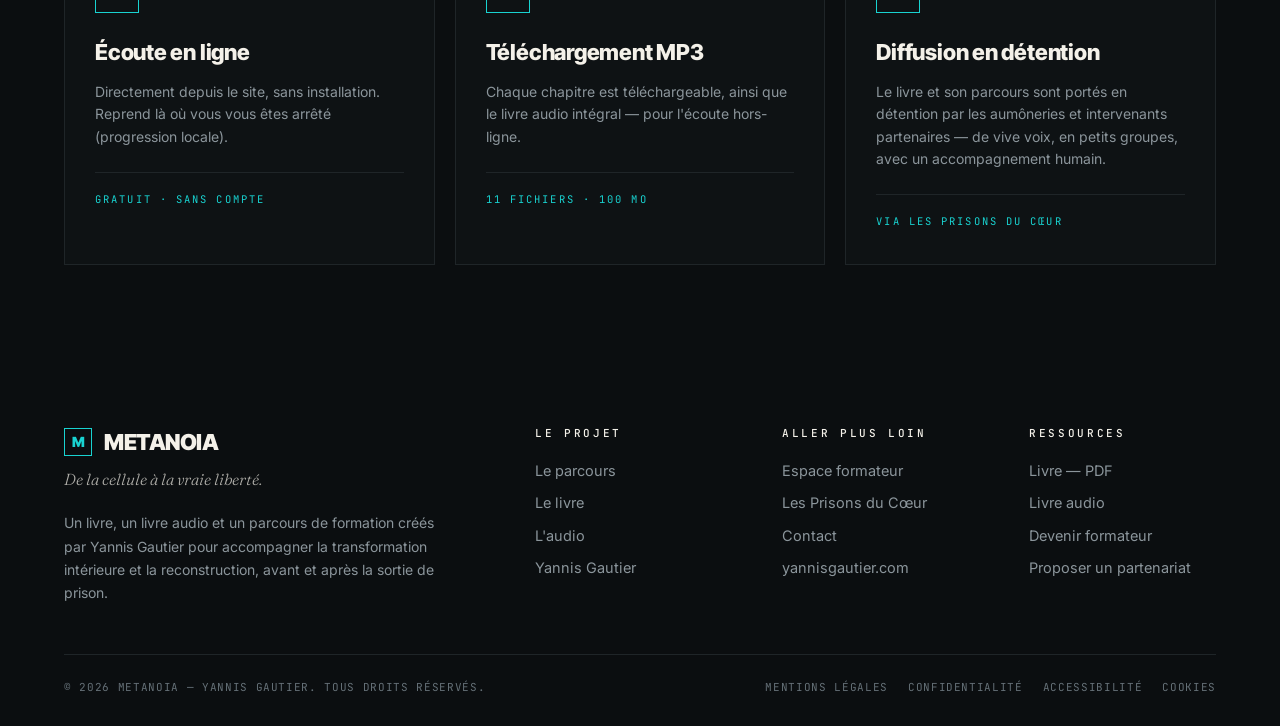
<file: livre-audio.html>
<!DOCTYPE html>
<html lang="fr">
<head>
<meta charset="UTF-8" />
<meta name="viewport" content="width=device-width, initial-scale=1.0" />
<meta name="robots" content="noindex, nofollow" />
<title>Livre audio — METANOIA · Yannis Gautier</title>
<meta name="description" content="Écoutez le livre audio METANOIA — 10 chapitres écrits par Yannis Gautier et lus par Nicolas Petit." />
<meta name="author" content="Yannis Gautier" />
<link rel="preconnect" href="https://fonts.googleapis.com" />
<link rel="preconnect" href="https://fonts.gstatic.com" crossorigin />
<link href="https://fonts.googleapis.com/css2?family=Inter+Tight:wght@400;500;600;700;800;900&family=Inter:wght@300;400;500;600&family=Fraunces:ital,opsz,wght@0,9..144,200;0,9..144,300;0,9..144,400;1,9..144,200;1,9..144,300&family=JetBrains+Mono:wght@400;500&display=swap" rel="stylesheet" />
<link rel="icon" href="data:image/svg+xml,%3Csvg xmlns='http://www.w3.org/2000/svg' viewBox='0 0 32 32'%3E%3Crect width='32' height='32' fill='%230B0E10'/%3E%3Crect x='4' y='4' width='24' height='24' fill='none' stroke='%2319D3D1' stroke-width='2'/%3E%3Ctext x='50%25' y='63%25' font-family='sans-serif' font-weight='900' font-size='16' fill='%2319D3D1' text-anchor='middle'%3EM%3C/text%3E%3C/svg%3E" />
<style>
/* =============================================================
   METANOIA — Direction : alternance graphite / papier chaud
   Palette imposée par le brief (§ 6). Rythme éditorial documentaire.
   ============================================================= */
:root {
  --ink:        #0B0E10;
  --ink-2:      #0E1214;
  --ink-3:      #14181B;
  --ink-line:   #1F2528;

  --paper:      #F4F1E9;
  --paper-hi:   #FFFDF7;
  --paper-line: #E4DFD1;
  --paper-mute: #9A968B;

  --cyan:       #19D3D1;
  --cyan-deep:  #0AA5A7;
  --cyan-glow:  rgba(25,211,209,0.18);

  --grey:       #657077;
  --grey-2:     #8B959B;
  --amber:      #E88A3E;

  --sans:    'Inter', system-ui, -apple-system, sans-serif;
  --display: 'Inter Tight', 'Inter', system-ui, sans-serif;
  --serif:   'Fraunces', 'Times New Roman', serif;
  --mono:    'JetBrains Mono', ui-monospace, monospace;

  --pad-x: clamp(22px, 5vw, 96px);
  --max:   1520px;
  --ease:  cubic-bezier(.2,.7,.15,1);
}

* { box-sizing: border-box; margin: 0; padding: 0; }
html { scroll-behavior: smooth; -webkit-text-size-adjust: 100%; }
body {
  background: var(--ink);
  color: var(--paper);
  font-family: var(--sans);
  font-size: 16.5px;
  line-height: 1.55;
  -webkit-font-smoothing: antialiased;
  -moz-osx-font-smoothing: grayscale;
  overflow-x: hidden;
}
img, svg { display: block; max-width: 100%; height: auto; }
a { color: inherit; text-decoration: none; }
button { font: inherit; cursor: pointer; border: 0; background: transparent; color: inherit; }
::selection { background: var(--cyan); color: var(--ink); }
:focus-visible { outline: 2px solid var(--cyan); outline-offset: 3px; }

.wrap { max-width: var(--max); margin: 0 auto; padding: 0 var(--pad-x); position: relative; }

/* =============================================================
   THÈMES DE SECTION — inversion complète (fond, texte, filets)
   ============================================================= */
.theme-dark {
  background: var(--ink);
  color: var(--paper);
  --local-line: var(--ink-line);
  --local-mute: var(--grey-2);
  --local-fade: rgba(244,241,233,.72);
}
.theme-paper {
  background: var(--paper);
  color: var(--ink);
  --local-line: var(--paper-line);
  --local-mute: var(--paper-mute);
  --local-fade: rgba(11,14,16,.72);
}
.theme-paper-hi { background: var(--paper-hi); color: var(--ink);
  --local-line: var(--paper-line); --local-mute: var(--paper-mute); --local-fade: rgba(11,14,16,.72); }

/* =============================================================
   NAV — s'adapte à la section derrière elle
   ============================================================= */
.nav {
  position: fixed;
  inset: 0 0 auto 0;
  z-index: 100;
  padding: 22px var(--pad-x);
  display: flex;
  align-items: center;
  justify-content: space-between;
  gap: 40px;
  transition: background .3s var(--ease), color .3s var(--ease), border-color .3s var(--ease), padding .3s var(--ease);
}
.nav.is-top { background: transparent; }
.nav.is-scrolled {
  background: rgba(11,14,16,0.88);
  backdrop-filter: blur(16px);
  -webkit-backdrop-filter: blur(16px);
  padding-top: 14px;
  padding-bottom: 14px;
  border-bottom: 1px solid var(--ink-line);
}
.nav__brand {
  display: flex; align-items: center; gap: 14px;
  font-family: var(--display);
  font-weight: 800;
  font-size: 15px;
  letter-spacing: 0.28em;
  color: var(--paper);
}
.nav__brand .mark {
  width: 28px; height: 28px;
  border: 1.5px solid var(--cyan);
  color: var(--cyan);
  display: flex; align-items: center; justify-content: center;
  font-family: var(--display);
  font-weight: 900;
  font-size: 14px;
  letter-spacing: -0.02em;
}
.nav__links {
  display: flex; align-items: center; gap: 36px;
  font-size: 14px; font-weight: 500;
}
.nav__links a {
  color: var(--paper);
  opacity: .85;
  padding: 6px 0;
  transition: opacity .2s, color .2s;
  position: relative;
}
.nav__links a::after {
  content: "";
  position: absolute; left: 0; right: 100%; bottom: -1px;
  height: 1px; background: var(--cyan);
  transition: right .3s var(--ease);
}
.nav__links a:hover::after { right: 0; }
.nav__links a:hover { opacity: 1; }
.nav__cta {
  display: inline-flex; align-items: center; gap: 10px;
  font-family: var(--display);
  font-size: 12.5px;
  font-weight: 600;
  letter-spacing: 0.14em;
  text-transform: uppercase;
  padding: 12px 18px;
  border: 1px solid var(--paper);
  color: var(--paper);
  transition: background .2s, color .2s, border-color .2s;
}
.nav__cta:hover { background: var(--cyan); color: var(--ink); border-color: var(--cyan); }
.nav__cta svg { width: 12px; height: 14px; }

.nav__burger {
  display: none;
  width: 42px; height: 42px;
  border: 1px solid rgba(244,241,233,.3);
  align-items: center; justify-content: center;
  flex-direction: column; gap: 5px;
}
.nav__burger span { display: block; width: 18px; height: 1.5px; background: var(--paper); transition: transform .3s, opacity .3s; }
.nav.is-open .nav__burger span:nth-child(1) { transform: translateY(3.25px) rotate(45deg); }
.nav.is-open .nav__burger span:nth-child(2) { opacity: 0; }
.nav.is-open .nav__burger span:nth-child(3) { transform: translateY(-3.25px) rotate(-45deg); }

@media (max-width: 960px) {
  .nav__burger { display: flex; }
  .nav__links, .nav__cta {
    position: fixed; inset: 78px 0 auto 0;
    background: var(--ink);
    border-bottom: 1px solid var(--ink-line);
    padding: 40px var(--pad-x);
    flex-direction: column; align-items: flex-start;
    gap: 22px;
    font-size: 22px;
    transform: translateY(-120%);
    transition: transform .5s var(--ease);
  }
  .nav__cta { display: none; }
  .nav.is-open .nav__links { transform: translateY(0); }
  .nav__links { bottom: 0; overflow-y: auto; padding-bottom: 110px; } /* plein écran, place réservée au bouton */
  .nav.is-open .nav__cta {
    display: inline-flex;
    position: fixed;
    top: auto; bottom: 24px; left: var(--pad-x); right: var(--pad-x); /* ancré en bas : ne recouvre plus le dernier lien */
    padding: 16px;
    justify-content: center;
    font-size: 13px;
    transform: translateY(0);
    border-bottom: 0;
  }
}

/* =============================================================
   HERO — sombre, image à droite, typographie massive
   ============================================================= */
.hero {
  position: relative;
  min-height: 100vh;
  background: var(--ink);
  overflow: hidden;
  padding-top: 130px;
  padding-bottom: 90px;
}
.hero__grid {
  display: grid;
  grid-template-columns: 1.35fr 1fr;
  gap: 0;
  min-height: calc(100vh - 130px - 90px);
  align-items: stretch;
}
.hero__text {
  padding: 0 var(--pad-x);
  display: flex;
  flex-direction: column;
  justify-content: space-between;
  gap: 60px;
}
.hero__kicker {
  display: inline-flex; align-items: center; gap: 14px;
  font-family: var(--mono);
  font-size: 11px;
  font-weight: 500;
  letter-spacing: 0.28em;
  color: var(--cyan);
  text-transform: uppercase;
}
.hero__kicker::before {
  content: ""; width: 40px; height: 1px; background: var(--cyan);
}
.hero__title {
  margin-top: 30px;
  font-family: var(--display);
  font-weight: 900;
  font-size: clamp(64px, 12vw, 190px);
  line-height: 0.88;
  letter-spacing: -0.045em;
  color: var(--paper);
}
.hero__title .out {
  -webkit-text-stroke: 1.5px var(--paper);
  color: transparent;
  font-weight: 800;
}
.hero__title .cy { color: var(--cyan); }
.hero__title span { display: block; }
.hero__bottom {
  display: flex; flex-direction: column; gap: 30px;
}
.hero__lede {
  font-size: clamp(17px, 1.4vw, 20px);
  line-height: 1.55;
  color: var(--paper);
  opacity: .9;
  max-width: 540px;
}
.hero__actions { display: flex; gap: 12px; flex-wrap: wrap; }

.hero__image {
  position: relative;
  min-height: 100%;
  background: var(--ink-2);
  overflow: hidden;
}
.hero__image::before {
  content: "";
  position: absolute; inset: 0;
  background:
    radial-gradient(ellipse 55% 60% at 65% 45%, rgba(255,253,247,.10), transparent 65%),
    linear-gradient(120deg, var(--ink) 0%, transparent 40%),
    linear-gradient(135deg, #171B1E 0%, #0A0D10 100%);
}
.hero__image::after {
  content: "";
  position: absolute;
  left: 30%; right: 20%; top: 15%; bottom: 5%;
  background:
    radial-gradient(ellipse 40% 20% at 50% 22%, rgba(255,253,247,.10), transparent 60%),
    radial-gradient(ellipse 55% 40% at 50% 65%, rgba(255,253,247,.06), transparent 60%);
  filter: blur(1px);
}
.hero__image-label {
  position: absolute;
  bottom: 40px; right: 40px;
  transform: rotate(-90deg);
  transform-origin: right bottom;
  font-family: var(--mono);
  font-size: 11px;
  font-weight: 500;
  letter-spacing: 0.3em;
  color: var(--paper);
  opacity: .5;
  text-transform: uppercase;
  z-index: 2;
}
.hero__image-tag {
  position: absolute;
  top: 30px; left: 30px;
  font-family: var(--mono);
  font-size: 10px;
  letter-spacing: 0.3em;
  color: var(--grey-2);
  text-transform: uppercase;
  z-index: 2;
  display: flex; align-items: center; gap: 10px;
}
.hero__image-tag .live { width: 6px; height: 6px; background: var(--cyan); border-radius: 50%; box-shadow: 0 0 0 4px var(--cyan-glow); }

.hero__scroll {
  position: absolute;
  bottom: 30px; left: var(--pad-x);
  z-index: 3;
  display: flex; align-items: center; gap: 16px;
  font-family: var(--mono);
  font-size: 11px;
  letter-spacing: 0.3em;
  color: var(--paper);
  opacity: .7;
  text-transform: uppercase;
}
.hero__scroll .l { width: 60px; height: 1px; background: rgba(244,241,233,.3); position: relative; overflow: hidden; }
.hero__scroll .l::after {
  content: ""; position: absolute; inset: 0; background: var(--cyan);
  transform: translateX(-100%);
  animation: sweep 2.8s var(--ease) infinite;
}
@keyframes sweep { 0% { transform: translateX(-100%); } 60%, 100% { transform: translateX(100%); } }

@media (max-width: 960px) {
  .hero__grid { grid-template-columns: 1fr; gap: 40px; }
  .hero__image { min-height: 380px; }
  .hero__image-label { display: none; }
  .hero__scroll { display: none; }
}

/* =============================================================
   MARQUEE — bande cyan pleine, mots-clés du parcours
   ============================================================= */
.marquee {
  background: var(--cyan);
  color: var(--ink);
  padding: 22px 0;
  overflow: hidden;
  position: relative;
}
.marquee__track {
  display: flex;
  gap: 44px;
  white-space: nowrap;
  animation: mv 50s linear infinite;
  font-family: var(--display);
  font-weight: 800;
  font-size: 20px;
  letter-spacing: 0.18em;
  text-transform: uppercase;
  align-items: center;
}
.marquee__track span { display: inline-flex; align-items: center; gap: 44px; }
.marquee__track .sep {
  display: inline-block;
  width: 8px; height: 8px;
  transform: rotate(45deg);
  border: 1.5px solid var(--ink);
}
@keyframes mv { to { transform: translateX(-50%); } }
@media (prefers-reduced-motion: reduce) { .marquee__track { animation: none; } }

/* =============================================================
   BUTTONS
   ============================================================= */
.btn {
  display: inline-flex; align-items: center; justify-content: space-between;
  gap: 22px;
  padding: 19px 26px;
  font-family: var(--display);
  font-weight: 600;
  font-size: 13px;
  letter-spacing: 0.16em;
  text-transform: uppercase;
  border: 1px solid;
  transition: transform .3s var(--ease), background .3s var(--ease), color .3s var(--ease), border-color .3s var(--ease);
  min-width: 240px;
}
.btn__arrow { width: 22px; height: 12px; flex-shrink: 0; transition: transform .3s var(--ease); }
.btn:hover .btn__arrow { transform: translateX(6px); }
.btn--primary { background: var(--paper); color: var(--ink); border-color: var(--paper); }
.btn--primary:hover { background: var(--cyan); border-color: var(--cyan); }
.btn--ghost { background: transparent; color: var(--paper); border-color: rgba(244,241,233,.3); }
.btn--ghost:hover { border-color: var(--cyan); color: var(--cyan); }
.theme-paper .btn--primary { background: var(--ink); color: var(--paper); border-color: var(--ink); }
.theme-paper .btn--primary:hover { background: var(--cyan); border-color: var(--cyan); color: var(--ink); }
.theme-paper .btn--ghost { color: var(--ink); border-color: rgba(11,14,16,.2); }
.theme-paper .btn--ghost:hover { border-color: var(--cyan); color: var(--cyan-deep); }
.theme-paper .btn--dark { background: var(--ink); color: var(--paper); border-color: var(--ink); }
.theme-paper .btn--dark:hover { background: var(--cyan); color: var(--ink); border-color: var(--cyan); }

/* =============================================================
   Common — eyebrow, titles
   ============================================================= */
.eyebrow {
  display: inline-flex; align-items: center; gap: 14px;
  font-family: var(--mono);
  font-size: 11px;
  font-weight: 500;
  letter-spacing: 0.28em;
  text-transform: uppercase;
  color: var(--cyan);
}
.eyebrow::before { content: ""; width: 32px; height: 1px; background: var(--cyan); }

.section-tag {
  position: absolute;
  top: 40px; left: var(--pad-x);
  font-family: var(--mono);
  font-size: 11px;
  letter-spacing: 0.28em;
  text-transform: uppercase;
  color: var(--local-mute);
  z-index: 2;
}

/* =============================================================
   TENSION — PAPIER, gros pull-quote éditorial
   ============================================================= */
.tension {
  padding: clamp(110px, 15vh, 180px) 0;
  border-bottom: 1px solid var(--paper-line);
  position: relative;
}
.tension__inner {
  display: grid;
  grid-template-columns: 260px 1fr;
  gap: 80px;
  align-items: flex-start;
}
.tension__left {
  position: sticky; top: 100px;
}
.tension__num {
  font-family: var(--mono);
  font-size: 11px;
  letter-spacing: 0.24em;
  color: var(--paper-mute);
  text-transform: uppercase;
  padding-top: 14px;
  border-top: 1px solid var(--paper-line);
}
.tension__num b {
  display: block; margin-top: 12px;
  color: var(--ink);
  font-weight: 500;
  font-size: 13px;
  letter-spacing: 0.16em;
}
.tension__quote {
  font-family: var(--serif);
  font-weight: 200;
  font-style: italic;
  font-size: clamp(38px, 5.6vw, 88px);
  line-height: 1.02;
  letter-spacing: -0.025em;
  color: var(--ink);
  max-width: 1000px;
}
.tension__quote::before, .tension__quote::after {
  color: var(--cyan-deep);
  font-style: normal;
  font-weight: 400;
}
.tension__quote::before { content: "« "; }
.tension__quote::after { content: " »"; }
.tension__text {
  margin-top: 48px;
  font-size: 18px;
  line-height: 1.7;
  color: var(--ink);
  opacity: .85;
  max-width: 640px;
}
.tension__text + .tension__text { margin-top: 20px; opacity: .74; }
.tension__sig {
  margin-top: 40px;
  padding-top: 24px;
  border-top: 1px solid var(--paper-line);
  font-family: var(--mono);
  font-size: 11px;
  letter-spacing: 0.16em;
  color: var(--paper-mute);
  text-transform: uppercase;
  max-width: 640px;
}
.tension__sig b { color: var(--ink); font-weight: 500; }

@media (max-width: 900px) {
  .tension__inner { grid-template-columns: 1fr; gap: 30px; }
  .tension__left { position: static; }
}

/* =============================================================
   DOORS — Lire / Former / Agir, sur PAPIER
   ============================================================= */
.doors {
  padding: clamp(110px, 15vh, 180px) 0;
  border-bottom: 1px solid var(--paper-line);
  position: relative;
}
.doors__head {
  display: grid;
  grid-template-columns: 1fr 1.3fr;
  gap: 60px;
  align-items: end;
  margin-bottom: 90px;
}
.doors__title {
  margin-top: 30px;
  font-family: var(--display);
  font-weight: 800;
  font-size: clamp(48px, 7vw, 108px);
  line-height: 0.88;
  letter-spacing: -0.04em;
  color: var(--ink);
}
.doors__title em {
  font-family: var(--serif);
  font-weight: 200;
  font-style: italic;
  color: var(--cyan-deep);
}
.doors__intro {
  font-size: 17px;
  line-height: 1.65;
  color: var(--ink);
  opacity: .78;
  max-width: 480px;
  justify-self: end;
}
.door-list { display: flex; flex-direction: column; }
.door {
  padding: 46px 0;
  border-top: 1px solid var(--paper-line);
  display: grid;
  grid-template-columns: 100px 260px 1fr auto;
  gap: 40px;
  align-items: center;
  position: relative;
  transition: padding .3s var(--ease);
}
.door:last-child { border-bottom: 1px solid var(--paper-line); }
.door::before {
  content: "";
  position: absolute; left: 0; right: 0; top: 0;
  height: 1px;
  background: var(--ink);
  transform: scaleX(0);
  transform-origin: left;
  transition: transform .5s var(--ease);
}
.door:hover::before { transform: scaleX(1); }
.door:hover .door__num { color: var(--ink); }
.door:hover .door__name { color: var(--cyan-deep); }
.door:hover .door__arrow { transform: translateX(10px); color: var(--cyan-deep); }
.door__num {
  font-family: var(--display);
  font-weight: 800;
  font-size: 60px;
  letter-spacing: -0.04em;
  color: var(--paper-mute);
  transition: color .3s;
  line-height: 1;
}
.door__meta { display: flex; flex-direction: column; gap: 12px; }
.door__tag {
  font-family: var(--mono);
  font-size: 10px;
  font-weight: 500;
  letter-spacing: 0.28em;
  text-transform: uppercase;
  color: var(--cyan-deep);
}
.door__name {
  font-family: var(--display);
  font-weight: 800;
  font-size: 42px;
  line-height: 1;
  letter-spacing: -0.03em;
  color: var(--ink);
  transition: color .3s;
}
.door__desc {
  font-size: 15.5px;
  line-height: 1.6;
  color: var(--ink);
  opacity: .78;
  max-width: 500px;
}
.door__arrow {
  font-family: var(--display);
  font-size: 30px;
  color: var(--paper-mute);
  transition: transform .3s, color .3s;
}

@media (max-width: 960px) {
  .doors__head { grid-template-columns: 1fr; gap: 24px; margin-bottom: 60px; }
  .doors__intro { justify-self: start; }
  .door { grid-template-columns: 70px 1fr auto; grid-template-rows: auto auto; gap: 20px; padding: 34px 0; }
  .door__num { font-size: 36px; }
  .door__name { font-size: 26px; }
  .door__meta { grid-column: 2 / 3; }
  .door__desc { grid-column: 1 / -1; max-width: none; }
  .door__arrow { grid-column: 3; grid-row: 1; }
}

/* =============================================================
   MANIFESTE — SOMBRE, plein écran, statement
   ============================================================= */
.manifest {
  padding: clamp(130px, 20vh, 240px) 0;
  border-bottom: 1px solid var(--ink-line);
  position: relative;
  background:
    radial-gradient(ellipse 60% 60% at 50% 55%, rgba(25,211,209,0.14), transparent 65%),
    var(--ink);
  text-align: center;
  overflow: hidden;
}
.manifest__eyebrow { justify-content: center; margin-bottom: 40px; }
.manifest__title {
  font-family: var(--display);
  font-weight: 800;
  font-size: clamp(56px, 10vw, 160px);
  line-height: 0.86;
  letter-spacing: -0.05em;
  color: var(--paper);
}
.manifest__title em {
  font-family: var(--serif);
  font-weight: 200;
  font-style: italic;
  color: var(--cyan);
}
.manifest__title .out {
  -webkit-text-stroke: 1.5px var(--paper);
  color: transparent;
}
.manifest__sub {
  margin-top: 50px;
  font-size: 18px;
  line-height: 1.6;
  color: var(--paper);
  opacity: .8;
  max-width: 720px;
  margin-inline: auto;
}

/* =============================================================
   PROGRESSION — 2 mouvements / 10 chapitres, PAPIER
   ============================================================= */
.progression {
  padding: clamp(110px, 15vh, 180px) 0;
  border-bottom: 1px solid var(--paper-line);
  position: relative;
}
.progression__head {
  display: grid;
  grid-template-columns: auto 1fr auto;
  gap: 40px;
  align-items: end;
  margin-bottom: 60px;
}
.progression__title {
  margin-top: 24px;
  font-family: var(--display);
  font-weight: 800;
  font-size: clamp(40px, 5.4vw, 74px);
  line-height: 0.95;
  letter-spacing: -0.035em;
  color: var(--ink);
  max-width: 820px;
}
.progression__title em {
  font-family: var(--serif);
  font-weight: 200;
  font-style: italic;
  color: var(--cyan-deep);
}
.progression__meta {
  font-family: var(--mono);
  font-size: 11px;
  letter-spacing: 0.24em;
  color: var(--paper-mute);
  text-transform: uppercase;
  text-align: right;
  max-width: 200px;
}
.progression__meta b { display: block; margin-top: 6px; color: var(--ink); font-weight: 500; font-size: 13px; }

/* Timeline visuelle */
.timeline {
  padding: 26px 0 46px;
  border-top: 1px solid var(--paper-line);
  border-bottom: 1px solid var(--paper-line);
  margin-bottom: 60px;
  position: relative;
}
.timeline__scale {
  display: grid;
  grid-template-columns: 1fr 1fr;
  gap: 40px;
  padding-top: 24px;
  position: relative;
}
.timeline__act { position: relative; padding-top: 20px; border-top: 2px solid var(--ink); }
.timeline__act:nth-child(2) { border-top-color: var(--cyan-deep); }
.timeline__act::before, .timeline__act::after {
  content: ""; position: absolute; top: -6px;
  width: 10px; height: 10px; border-radius: 50%; background: var(--ink);
}
.timeline__act:nth-child(2)::before, .timeline__act:nth-child(2)::after { background: var(--cyan-deep); }
.timeline__act::before { left: 0; }
.timeline__act::after { right: 0; }
.timeline__act-lbl {
  font-family: var(--mono);
  font-size: 10px;
  letter-spacing: 0.28em;
  color: var(--ink);
  text-transform: uppercase;
}
.timeline__act:nth-child(2) .timeline__act-lbl { color: var(--cyan-deep); }
.timeline__act-name {
  margin-top: 4px;
  font-family: var(--display);
  font-weight: 700;
  font-size: 14px;
  color: var(--ink);
  letter-spacing: -0.01em;
}
.timeline__ticks {
  position: absolute;
  top: 26px; left: 0; right: 0;
  display: grid;
  grid-template-columns: repeat(10, 1fr);
  pointer-events: none;
}
.timeline__ticks span {
  height: 8px;
  border-left: 1px solid var(--paper-line);
}

.acts {
  display: grid;
  grid-template-columns: 1fr 1fr;
  border-top: 1px solid var(--paper-line);
  border-bottom: 1px solid var(--paper-line);
}
.act { padding: 50px 40px 40px; position: relative; }
.act + .act { border-left: 1px solid var(--paper-line); }
.act__badge {
  display: flex; align-items: baseline; gap: 24px;
  padding-bottom: 26px;
  border-bottom: 1px solid var(--paper-line);
  font-family: var(--mono);
  font-size: 11px;
  font-weight: 500;
  letter-spacing: 0.28em;
  text-transform: uppercase;
  color: var(--cyan-deep);
}
.act__badge .num {
  font-family: var(--display);
  font-size: 60px;
  font-weight: 800;
  color: var(--ink);
  letter-spacing: -0.04em;
  line-height: 1;
}
.act__badge .range { color: var(--paper-mute); letter-spacing: 0.22em; }
.act__name {
  margin-top: 30px;
  font-family: var(--display);
  font-weight: 800;
  font-size: clamp(28px, 2.8vw, 40px);
  line-height: 1;
  letter-spacing: -0.03em;
  color: var(--ink);
  min-height: 96px;
}
.act__name em {
  font-family: var(--serif);
  font-weight: 200;
  font-style: italic;
  color: var(--cyan-deep);
}
.act__desc {
  margin-top: 18px;
  font-size: 15px;
  line-height: 1.65;
  color: var(--ink);
  opacity: .75;
  max-width: 460px;
}
.act__chapters { margin-top: 40px; }
.chapter {
  display: grid;
  grid-template-columns: 56px 1fr auto;
  gap: 24px;
  padding: 22px 0;
  border-top: 1px solid var(--paper-line);
  align-items: center;
  transition: padding .3s var(--ease);
}
.chapter:hover { padding-left: 8px; padding-right: 8px; background: rgba(25,211,209,0.05); }
.chapter:hover .chapter__name { color: var(--cyan-deep); }
.chapter:last-child { border-bottom: 1px solid var(--paper-line); }
.chapter__num {
  font-family: var(--mono);
  font-weight: 500;
  font-size: 13px;
  letter-spacing: 0.08em;
  color: var(--cyan-deep);
}
.chapter__body { min-width: 0; }
.chapter__name {
  font-family: var(--display);
  font-weight: 700;
  font-size: 20px;
  line-height: 1.15;
  letter-spacing: -0.02em;
  color: var(--ink);
  transition: color .3s;
}
.chapter__obj {
  margin-top: 6px;
  font-size: 14px;
  line-height: 1.5;
  color: var(--ink);
  opacity: .65;
}
.chapter__dur {
  font-family: var(--mono);
  font-size: 11px;
  letter-spacing: 0.14em;
  color: var(--paper-mute);
  text-transform: uppercase;
}

@media (max-width: 960px) {
  .progression__head { grid-template-columns: 1fr; gap: 24px; margin-bottom: 40px; }
  .progression__meta { text-align: left; }
  .acts { grid-template-columns: 1fr; }
  .act + .act { border-left: 0; border-top: 1px solid var(--paper-line); }
  .act__name { min-height: unset; }
  .timeline__scale { grid-template-columns: 1fr; gap: 40px; }
}

/* =============================================================
   LIVRE — SOMBRE, couverture 3D à gauche
   ============================================================= */
.book {
  padding: clamp(110px, 15vh, 180px) 0;
  border-bottom: 1px solid var(--ink-line);
  background:
    radial-gradient(ellipse 45% 40% at 25% 50%, rgba(25,211,209,0.10), transparent 65%),
    var(--ink);
  position: relative;
}
.book__grid {
  display: grid;
  grid-template-columns: 1fr 1.25fr;
  gap: 90px;
  align-items: center;
}
.book__stage {
  position: relative;
  perspective: 1600px;
  display: flex; align-items: center; justify-content: center;
  min-height: 560px;
}
.book__3d {
  position: relative;
  width: min(360px, 80%);
  aspect-ratio: 2/3;
  transform-style: preserve-3d;
  transform: rotateY(-22deg) rotateX(4deg);
  transition: transform .8s var(--ease);
  filter: drop-shadow(-30px 40px 60px rgba(0,0,0,.5));
}
.book__stage:hover .book__3d { transform: rotateY(-12deg) rotateX(2deg); }
.book__face {
  position: absolute; inset: 0;
  background: linear-gradient(135deg, #14191D 0%, #0A0D0F 100%);
  padding: 42px 34px;
  display: flex; flex-direction: column; justify-content: space-between;
  border: 1px solid #1c2226;
  overflow: hidden;
}
.book__face::before {
  content: ""; position: absolute;
  top: 0; bottom: 0; left: 14px; width: 1px;
  background: rgba(255,255,255,.05);
}
.book__face::after {
  content: ""; position: absolute;
  right: 60px; top: 44%;
  width: 130px; height: 130px;
  background: radial-gradient(circle at 35% 30%, #F2A15A, #8C3A0E 75%, #4A1D06);
  border-radius: 50%;
  box-shadow: 0 10px 40px rgba(232,138,62,.35);
}
.book__face-top {
  font-family: var(--mono);
  font-size: 10px;
  letter-spacing: 0.32em;
  color: var(--cyan);
  text-transform: uppercase;
  position: relative; z-index: 2;
}
.book__face-mid { position: relative; z-index: 2; }
.book__face-title {
  font-family: var(--display);
  font-weight: 900;
  font-size: clamp(46px, 4.4vw, 62px);
  line-height: 0.82;
  letter-spacing: -0.05em;
  color: var(--paper);
}
.book__face-sub {
  margin-top: 14px;
  font-family: var(--serif);
  font-style: italic;
  font-weight: 300;
  font-size: 16px;
  line-height: 1.2;
  color: var(--paper);
  opacity: .8;
}
.book__face-bot {
  position: relative; z-index: 2;
  border-top: 1px solid rgba(255,255,255,.08);
  padding-top: 16px;
  font-family: var(--mono);
  font-size: 11px;
  letter-spacing: 0.24em;
  text-transform: uppercase;
  color: var(--grey-2);
  display: flex; justify-content: space-between;
}
.book__face-bot b { color: var(--paper); font-weight: 500; }
.book__pages {
  position: absolute;
  top: 8px; bottom: 8px; right: -6px;
  width: 6px;
  background: repeating-linear-gradient(180deg, #E9E4D6 0, #E9E4D6 1px, #C9C4B4 1px, #C9C4B4 2px);
}

.book__meta {
  padding-left: 40px;
  border-left: 1px solid var(--ink-line);
}
.book__title {
  margin-top: 22px;
  font-family: var(--display);
  font-weight: 800;
  font-size: clamp(40px, 5.6vw, 74px);
  line-height: 0.95;
  letter-spacing: -0.035em;
  color: var(--paper);
}
.book__title em {
  font-family: var(--serif);
  font-weight: 200;
  font-style: italic;
  color: var(--cyan);
}
.book__desc {
  margin-top: 26px;
  font-size: 16.5px;
  line-height: 1.7;
  color: var(--paper);
  opacity: .82;
  max-width: 540px;
}
.book__specs {
  margin-top: 32px;
  display: grid;
  grid-template-columns: repeat(3, 1fr);
  gap: 20px;
  padding: 28px 0;
  border-top: 1px solid var(--ink-line);
  border-bottom: 1px solid var(--ink-line);
  max-width: 540px;
}
.book__spec-num {
  font-family: var(--display);
  font-weight: 800;
  font-size: 36px;
  color: var(--cyan);
  letter-spacing: -0.03em;
  line-height: 1;
}
.book__spec-lbl {
  margin-top: 6px;
  font-family: var(--mono);
  font-size: 11px;
  letter-spacing: 0.18em;
  color: var(--grey-2);
  text-transform: uppercase;
}
.book__actions { margin-top: 30px; display: flex; flex-wrap: wrap; gap: 12px; }

@media (max-width: 960px) {
  .book__grid { grid-template-columns: 1fr; gap: 60px; }
  .book__meta { padding-left: 0; border-left: 0; padding-top: 40px; border-top: 1px solid var(--ink-line); }
  .book__stage { min-height: 460px; }
}

/* =============================================================
   AUDIO — SOMBRE
   ============================================================= */
.audio {
  padding: clamp(110px, 15vh, 180px) 0;
  border-bottom: 1px solid var(--ink-line);
  background: var(--ink);
}
.audio__head {
  display: grid;
  grid-template-columns: 1fr 1fr;
  gap: 60px;
  align-items: end;
  margin-bottom: 60px;
}
.audio__title {
  margin-top: 24px;
  font-family: var(--display);
  font-weight: 800;
  font-size: clamp(40px, 5.4vw, 70px);
  line-height: 0.95;
  letter-spacing: -0.03em;
  color: var(--paper);
}
.audio__title em {
  font-family: var(--serif);
  font-weight: 200;
  font-style: italic;
  color: var(--cyan);
}
.audio__intro {
  font-size: 16px;
  line-height: 1.65;
  color: var(--paper);
  opacity: .78;
  max-width: 480px;
  justify-self: end;
}
.player {
  border: 1px solid var(--ink-line);
  background: var(--ink-2);
  padding: 40px;
  display: grid;
  grid-template-columns: 82px 1fr 260px;
  gap: 36px;
  align-items: center;
  position: relative;
}
.player::before {
  content: "";
  position: absolute; top: -1px; left: 0;
  width: 100px; height: 3px;
  background: var(--cyan);
}
.player__play {
  width: 82px; height: 82px;
  border-radius: 50%;
  background: var(--cyan);
  color: var(--ink);
  display: flex; align-items: center; justify-content: center;
  transition: transform .2s, background .2s;
  flex-shrink: 0;
}
.player__play:hover { transform: scale(1.06); background: var(--paper-hi); }
.player__play svg { width: 24px; height: 24px; }
.player__center { min-width: 0; }
.player__meta {
  display: flex; justify-content: space-between; align-items: baseline;
  gap: 20px; margin-bottom: 18px; flex-wrap: wrap;
}
.player__now {
  font-family: var(--mono);
  font-size: 10px;
  letter-spacing: 0.28em;
  color: var(--cyan);
  text-transform: uppercase;
}
.player__title {
  margin-top: 6px;
  font-family: var(--display);
  font-weight: 700;
  font-size: 22px;
  letter-spacing: -0.015em;
  color: var(--paper);
}
.player__voice {
  font-family: var(--mono);
  font-size: 11px;
  color: var(--grey-2);
  letter-spacing: 0.14em;
  text-transform: uppercase;
}
.player__wave {
  height: 44px;
  display: flex; align-items: center; gap: 2px;
  cursor: pointer;
  position: relative;
}
.player__wave span {
  display: block; flex: 1; min-width: 2px;
  background: rgba(244,241,233,.16);
  transition: background .3s;
}
.player__wave span.past { background: var(--cyan); }
.player__times {
  margin-top: 10px;
  display: flex; justify-content: space-between;
  font-family: var(--mono);
  font-size: 11px;
  letter-spacing: 0.08em;
  color: var(--grey-2);
  font-variant-numeric: tabular-nums;
}
.player__side { display: flex; flex-direction: column; gap: 14px; align-items: flex-end; }
.player__speed { display: flex; gap: 4px; font-family: var(--mono); font-size: 11px; }
.player__speed button {
  padding: 7px 10px;
  border: 1px solid var(--ink-line);
  color: var(--grey-2);
  min-width: 44px;
  transition: color .2s, border-color .2s, background .2s;
}
.player__speed button:hover { color: var(--paper); border-color: var(--grey); }
.player__speed button.is-active { color: var(--ink); background: var(--cyan); border-color: var(--cyan); }
.player__download {
  font-family: var(--mono);
  font-size: 11px;
  letter-spacing: 0.2em;
  color: var(--grey-2);
  text-transform: uppercase;
  border-bottom: 1px solid transparent;
  padding-bottom: 2px;
}
.player__download:hover { color: var(--cyan); border-bottom-color: var(--cyan); }
.audio__note {
  margin-top: 24px;
  font-family: var(--mono);
  font-size: 12px;
  color: var(--grey-2);
  max-width: 720px;
  padding-left: 12px;
  border-left: 2px solid var(--cyan);
  line-height: 1.65;
}
@media (max-width: 960px) {
  .audio__head { grid-template-columns: 1fr; gap: 24px; }
  .player { grid-template-columns: 1fr; gap: 24px; padding: 30px 24px; }
  .player__side { flex-direction: row; justify-content: space-between; align-items: center; flex-wrap: wrap; }
  .player__play { justify-self: start; }
}

/* =============================================================
   YANNIS — PAPIER, image à gauche, texte à droite
   ============================================================= */
.yannis {
  padding: clamp(110px, 15vh, 180px) 0;
  border-bottom: 1px solid var(--paper-line);
  position: relative;
}
.yannis__grid {
  display: grid;
  grid-template-columns: 1fr 1.3fr;
  gap: 80px;
  align-items: center;
}
.yannis__portrait {
  aspect-ratio: 4/5;
  background: var(--ink);
  border: 1px solid var(--ink);
  overflow: hidden;
  position: relative;
}
.yannis__portrait::before {
  content: "";
  position: absolute; inset: 0;
  background:
    radial-gradient(ellipse 65% 60% at 45% 40%, rgba(255,253,247,.10), transparent 65%),
    linear-gradient(135deg, #171B1E 0%, #0A0D10 100%);
}
.yannis__portrait::after {
  content: "";
  position: absolute;
  left: 20%; right: 20%; top: 20%; bottom: 5%;
  background:
    radial-gradient(ellipse 45% 25% at 50% 20%, rgba(255,253,247,.14), transparent 60%),
    radial-gradient(ellipse 60% 45% at 50% 68%, rgba(255,253,247,.09), transparent 60%);
  filter: blur(1px);
}
.yannis__portrait-frame {
  position: absolute; inset: 20px;
  border: 1px solid rgba(255,255,255,.08);
  padding: 24px;
  display: flex; flex-direction: column; justify-content: space-between;
  z-index: 2;
}
.yannis__portrait-frame .top {
  display: flex; justify-content: space-between; align-items: center;
  font-family: var(--mono);
  font-size: 10px;
  letter-spacing: 0.28em;
  color: rgba(244,241,233,.5);
  text-transform: uppercase;
}
.yannis__portrait-frame .top .dot {
  width: 8px; height: 8px; border-radius: 50%; background: var(--cyan);
  box-shadow: 0 0 0 4px var(--cyan-glow);
}
.yannis__portrait-frame .bot {
  font-family: var(--display);
  font-weight: 700;
  font-size: 20px;
  color: var(--paper);
  letter-spacing: -0.02em;
}
.yannis__portrait-frame .bot small {
  display: block;
  margin-top: 4px;
  font-family: var(--mono);
  font-size: 10px;
  font-weight: 400;
  letter-spacing: 0.16em;
  color: rgba(244,241,233,.5);
  text-transform: uppercase;
}
.yannis__body { max-width: 680px; }
.yannis__title {
  margin-top: 26px;
  font-family: var(--display);
  font-weight: 800;
  font-size: clamp(36px, 4.8vw, 64px);
  line-height: 1;
  letter-spacing: -0.035em;
  color: var(--ink);
}
.yannis__title em {
  font-family: var(--serif);
  font-weight: 200;
  font-style: italic;
  color: var(--cyan-deep);
}
.yannis__text {
  margin-top: 26px;
  font-size: 17px;
  line-height: 1.7;
  color: var(--ink);
  opacity: .88;
}
.yannis__text + .yannis__text { margin-top: 18px; opacity: .78; }
.yannis__quote {
  margin-top: 36px;
  padding: 6px 0 6px 30px;
  border-left: 2px solid var(--cyan-deep);
  font-family: var(--serif);
  font-style: italic;
  font-weight: 300;
  font-size: 24px;
  line-height: 1.35;
  color: var(--ink);
}
.yannis__facts {
  margin-top: 34px;
  display: grid;
  grid-template-columns: repeat(3, 1fr);
  gap: 20px;
  padding: 24px 0;
  border-top: 1px solid var(--paper-line);
  border-bottom: 1px solid var(--paper-line);
  max-width: 620px;
}
.yannis__fact {
  font-family: var(--mono);
  font-size: 10px;
  letter-spacing: 0.22em;
  color: var(--paper-mute);
  text-transform: uppercase;
}
.yannis__fact b {
  display: block;
  font-family: var(--display);
  font-size: 15px;
  font-weight: 700;
  color: var(--ink);
  letter-spacing: -0.01em;
  text-transform: none;
  margin-bottom: 4px;
}
.yannis__cta { margin-top: 32px; display: inline-flex; }

@media (max-width: 960px) {
  .yannis__grid { grid-template-columns: 1fr; gap: 40px; }
  .yannis__portrait { max-width: 400px; }
}

/* =============================================================
   PRISONS DU COEUR — SOMBRE, grande photo horizontale
   ============================================================= */
.pdc {
  padding: clamp(110px, 15vh, 180px) 0;
  border-bottom: 1px solid var(--ink-line);
  background: var(--ink);
  position: relative;
}
.pdc__head {
  display: grid;
  grid-template-columns: 1.4fr 1fr;
  gap: 60px;
  align-items: end;
  margin-bottom: 60px;
}
.pdc__title {
  margin-top: 24px;
  font-family: var(--display);
  font-weight: 800;
  font-size: clamp(40px, 5.6vw, 76px);
  line-height: 0.96;
  letter-spacing: -0.035em;
  color: var(--paper);
}
.pdc__title em {
  font-family: var(--serif);
  font-weight: 200;
  font-style: italic;
  color: var(--cyan);
}
.pdc__intro {
  font-size: 17px;
  line-height: 1.65;
  color: var(--paper);
  opacity: .8;
  max-width: 460px;
  justify-self: end;
}
.pdc__scene {
  position: relative;
  aspect-ratio: 21/9;
  min-height: 380px;
  background: var(--ink-2);
  border: 1px solid var(--ink-line);
  overflow: hidden;
  display: flex; align-items: flex-end;
  padding: 50px;
}
.pdc__scene::before {
  content: "";
  position: absolute; inset: 0;
  background:
    radial-gradient(ellipse 80% 60% at 75% 35%, rgba(25,211,209,0.12), transparent 62%),
    radial-gradient(ellipse 60% 40% at 15% 80%, rgba(232,138,62,0.06), transparent 62%),
    linear-gradient(135deg, #14181B 0%, #0B0E10 100%);
}
.pdc__scene::after {
  content: "";
  position: absolute;
  right: 8%; top: 15%;
  width: 40%; height: 65%;
  background:
    linear-gradient(180deg, transparent 0%, rgba(255,253,247,.04) 40%, rgba(255,253,247,.10) 55%, transparent 100%);
  filter: blur(20px);
}
.pdc__scene-tag {
  position: absolute; top: 24px; left: 30px;
  font-family: var(--mono);
  font-size: 10px;
  letter-spacing: 0.3em;
  color: rgba(244,241,233,.55);
  text-transform: uppercase;
  display: flex; align-items: center; gap: 10px;
}
.pdc__scene-tag .live {
  width: 6px; height: 6px; border-radius: 50%; background: var(--cyan);
  box-shadow: 0 0 0 4px var(--cyan-glow);
}
.pdc__scene-msg {
  position: relative; z-index: 1;
  font-family: var(--serif);
  font-style: italic;
  font-weight: 300;
  font-size: clamp(22px, 2.8vw, 38px);
  line-height: 1.22;
  color: var(--paper);
  max-width: 740px;
  letter-spacing: -0.015em;
}
.pdc__actions { margin-top: 40px; display: flex; flex-wrap: wrap; gap: 14px; }
.pdc__note {
  margin-top: 30px;
  padding-top: 20px;
  border-top: 1px solid var(--ink-line);
  font-family: var(--mono);
  font-size: 12px;
  color: var(--grey-2);
  max-width: 720px;
  line-height: 1.65;
  letter-spacing: 0.02em;
}
@media (max-width: 800px) {
  .pdc__head { grid-template-columns: 1fr; gap: 20px; }
  .pdc__intro { justify-self: start; }
  .pdc__scene { padding: 26px; min-height: 260px; }
}

/* =============================================================
   FORMATEURS — PAPIER
   ============================================================= */
.formers {
  padding: clamp(110px, 15vh, 180px) 0;
  border-bottom: 1px solid var(--paper-line);
  position: relative;
}
.formers__inner {
  display: grid;
  grid-template-columns: 1.3fr 1fr;
  gap: 90px;
  align-items: center;
}
.formers__title {
  margin-top: 24px;
  font-family: var(--display);
  font-weight: 800;
  font-size: clamp(38px, 5vw, 64px);
  line-height: 1;
  letter-spacing: -0.03em;
  color: var(--ink);
}
.formers__title em {
  font-family: var(--serif);
  font-weight: 200;
  font-style: italic;
  color: var(--cyan-deep);
}
.formers__text {
  margin-top: 26px;
  font-size: 17px;
  line-height: 1.7;
  color: var(--ink);
  opacity: .85;
  max-width: 560px;
}
.formers__list {
  margin-top: 32px;
  display: flex; flex-direction: column;
  max-width: 540px;
}
.formers__item {
  display: flex; gap: 20px; align-items: flex-start;
  padding: 18px 0;
  border-top: 1px solid var(--paper-line);
  font-size: 15px;
  line-height: 1.55;
  color: var(--ink);
  opacity: .85;
}
.formers__item:last-child { border-bottom: 1px solid var(--paper-line); }
.formers__item svg {
  flex-shrink: 0;
  width: 18px; height: 18px;
  color: var(--cyan-deep);
  margin-top: 3px;
}
.formers__item b {
  display: block;
  font-family: var(--display);
  font-weight: 700;
  color: var(--ink);
  letter-spacing: -0.01em;
  margin-bottom: 4px;
  font-size: 16px;
}
.access-panel {
  position: relative;
  padding: 44px 38px;
  border: 1px solid var(--ink);
  background: var(--ink);
  color: var(--paper);
}
.access-panel::before {
  content: "";
  position: absolute; top: 0; left: 0;
  width: 100%; height: 3px;
  background: var(--cyan);
}
.access-panel__lock {
  display: inline-flex; align-items: center; gap: 10px;
  font-family: var(--mono);
  font-size: 10px;
  font-weight: 500;
  letter-spacing: 0.28em;
  text-transform: uppercase;
  color: var(--cyan);
  padding: 8px 12px;
  border: 1px solid var(--cyan);
}
.access-panel__title {
  margin-top: 26px;
  font-family: var(--display);
  font-weight: 800;
  font-size: 30px;
  line-height: 1.02;
  letter-spacing: -0.025em;
  color: var(--paper);
}
.access-panel__desc {
  margin-top: 16px;
  font-size: 14.5px;
  line-height: 1.65;
  color: var(--paper);
  opacity: .78;
}
.access-panel__actions {
  margin-top: 28px;
  display: flex; flex-direction: column; gap: 10px;
}
.access-panel__actions .btn { min-width: unset; }
.access-panel__actions .btn--primary { background: var(--cyan); color: var(--ink); border-color: var(--cyan); }
.access-panel__actions .btn--primary:hover { background: var(--paper); border-color: var(--paper); }
.access-panel__actions .btn--ghost { color: var(--paper); border-color: rgba(244,241,233,.3); }
.access-panel__actions .btn--ghost:hover { color: var(--cyan); border-color: var(--cyan); }

@media (max-width: 960px) {
  .formers__inner { grid-template-columns: 1fr; gap: 50px; }
}

/* =============================================================
   FINAL — SOMBRE, énorme titre centré
   ============================================================= */
.final {
  padding: clamp(130px, 20vh, 240px) 0;
  border-bottom: 1px solid var(--ink-line);
  text-align: center;
  position: relative;
  overflow: hidden;
  background:
    radial-gradient(ellipse 55% 55% at 50% 40%, rgba(25,211,209,0.14), transparent 68%),
    var(--ink);
}
.final__inner { position: relative; max-width: 1100px; margin: 0 auto; z-index: 2; }
.final__eyebrow { justify-content: center; }
.final__title {
  margin-top: 36px;
  font-family: var(--display);
  font-weight: 800;
  font-size: clamp(52px, 9vw, 140px);
  line-height: 0.86;
  letter-spacing: -0.045em;
  color: var(--paper);
}
.final__title em {
  font-family: var(--serif);
  font-style: italic;
  font-weight: 200;
  color: var(--cyan);
  display: block;
  margin-top: 6px;
}
.final__sub {
  margin-top: 34px;
  font-size: 18px;
  line-height: 1.6;
  color: var(--paper);
  opacity: .82;
  max-width: 640px;
  margin-inline: auto;
}
.final__actions {
  margin-top: 60px;
  display: flex; gap: 14px;
  justify-content: center; flex-wrap: wrap;
}
.final__actions .btn { min-width: 240px; }

/* =============================================================
   FOOTER — SOMBRE
   ============================================================= */
.footer {
  padding: 60px 0 30px;
  background: var(--ink);
  color: var(--grey-2);
  font-size: 14px;
}
.footer__grid {
  display: grid;
  grid-template-columns: 2.2fr 1fr 1fr 1fr;
  gap: 60px;
  padding-bottom: 50px;
  border-bottom: 1px solid var(--ink-line);
}
.footer__brand-title {
  font-family: var(--display);
  font-weight: 900;
  font-size: 22px;
  color: var(--paper);
  letter-spacing: -0.02em;
  display: flex; align-items: center; gap: 12px;
}
.footer__brand-title .mark {
  width: 28px; height: 28px;
  border: 1.5px solid var(--cyan);
  color: var(--cyan);
  display: flex; align-items: center; justify-content: center;
  font-size: 14px;
  font-weight: 900;
}
.footer__brand-sub {
  margin-top: 8px;
  font-family: var(--serif);
  font-style: italic;
  font-weight: 300;
  color: var(--paper);
  opacity: .7;
  font-size: 16px;
}
.footer__brand-text {
  margin-top: 20px;
  font-size: 14px;
  line-height: 1.65;
  max-width: 380px;
  color: var(--grey-2);
}
.footer__col-title {
  font-family: var(--mono);
  font-size: 11px;
  font-weight: 500;
  letter-spacing: 0.24em;
  text-transform: uppercase;
  color: var(--paper);
  margin-bottom: 18px;
}
.footer__col ul { list-style: none; display: flex; flex-direction: column; gap: 10px; }
.footer__col a { color: var(--grey-2); transition: color .2s; font-size: 14.5px; }
.footer__col a:hover { color: var(--cyan); }
.footer__base {
  padding-top: 24px;
  display: flex; justify-content: space-between;
  gap: 20px; flex-wrap: wrap;
  font-family: var(--mono);
  font-size: 11px;
  color: var(--grey);
  letter-spacing: 0.06em;
  text-transform: uppercase;
}
.footer__base a { color: var(--grey); transition: color .2s; }
.footer__base a:hover { color: var(--cyan); }
.footer__legal { display: flex; gap: 20px; flex-wrap: wrap; }
@media (max-width: 800px) {
  .footer__grid { grid-template-columns: 1fr 1fr; gap: 40px; }
  .footer__brand { grid-column: 1 / -1; }
}

@media (prefers-reduced-motion: reduce) {
  * , *::before, *::after {
    animation-duration: 0.01ms !important;
    transition-duration: 0.01ms !important;
    animation-iteration-count: 1 !important;
  }
}
</style>
<style>
/* =============================================================
   LIVRE AUDIO — page dédiée avec grand player
   ============================================================= */
.aphero {
  padding: 160px 0 90px;
  background: var(--ink);
  position: relative;
  overflow: hidden;
}
.aphero::before {
  content: "";
  position: absolute; inset: 0;
  background:
    radial-gradient(ellipse 50% 55% at 80% 30%, rgba(25,211,209,.12), transparent 65%),
    radial-gradient(ellipse 40% 45% at 15% 85%, rgba(25,211,209,.05), transparent 65%);
  pointer-events: none;
}
.aphero__inner {
  max-width: var(--max);
  margin: 0 auto;
  padding: 0 var(--pad-x);
  position: relative;
}
.aphero__crumb {
  font-family: var(--mono);
  font-size: 11px;
  letter-spacing: 0.24em;
  color: var(--grey-2);
  text-transform: uppercase;
  margin-bottom: 40px;
}
.aphero__crumb a { color: var(--paper); }
.aphero__crumb a:hover { color: var(--cyan); }
.aphero__title {
  font-family: var(--display);
  font-weight: 900;
  font-size: clamp(52px, 8.4vw, 140px);
  line-height: 0.88;
  letter-spacing: -0.045em;
  color: var(--paper);
}
.aphero__title em {
  font-family: var(--serif);
  font-style: italic;
  font-weight: 200;
  color: var(--cyan);
  letter-spacing: -0.02em;
}
.aphero__lede {
  margin-top: 40px;
  font-size: clamp(17px, 1.4vw, 20px);
  line-height: 1.65;
  color: var(--paper);
  opacity: .85;
  max-width: 780px;
}
.aphero__meta {
  margin-top: 44px;
  display: flex; gap: 32px; flex-wrap: wrap;
  padding-top: 26px;
  border-top: 1px solid var(--ink-line);
  font-family: var(--mono);
  font-size: 11px;
  letter-spacing: 0.2em;
  color: var(--grey-2);
  text-transform: uppercase;
}
.aphero__meta span { color: var(--cyan); }

/* PLAYER PRO — grand */
.bigplayer {
  padding: 100px 0 70px;
  background: var(--ink);
  border-top: 1px solid var(--ink-line);
}
.bigplayer__inner {
  max-width: var(--max);
  margin: 0 auto;
  padding: 0 var(--pad-x);
  display: grid;
  grid-template-columns: 320px 1fr;
  gap: 60px;
  align-items: flex-start;
}
.bigplayer__cover {
  aspect-ratio: 2/3;
  background: linear-gradient(150deg, #14181B 0%, #0B0E10 100%);
  border: 1px solid var(--ink-line);
  padding: 34px 26px;
  display: flex; flex-direction: column;
  position: relative; overflow: hidden;
}
.bigplayer__cover::before {
  content: "";
  position: absolute; left: 18px; top: 18px; bottom: 18px; width: 1px;
  background: rgba(255,253,247,.10);
}
.bigplayer__cover .kicker {
  font-family: var(--mono);
  font-size: 10px;
  letter-spacing: 0.24em;
  color: var(--cyan);
  text-transform: uppercase;
}
.bigplayer__cover .mid { margin: auto 0; }
.bigplayer__cover .t {
  font-family: var(--display);
  font-weight: 900;
  font-size: 46px;
  line-height: 0.9;
  letter-spacing: -0.025em;
  color: var(--paper);
}
.bigplayer__cover .sub {
  margin-top: 20px;
  font-family: var(--serif);
  font-style: italic;
  font-weight: 300;
  font-size: 14px;
  line-height: 1.35;
  color: var(--cyan);
}
.bigplayer__cover .disc {
  position: absolute;
  right: 22px; bottom: 26px;
  width: 88px; height: 88px;
  border-radius: 50%;
  background: radial-gradient(circle at 50% 50%, var(--cyan) 6%, transparent 8%),
              conic-gradient(from 0deg, rgba(25,211,209,.14), rgba(25,211,209,.04), rgba(25,211,209,.14));
  border: 1px solid rgba(25,211,209,.35);
}
.bigplayer__cover .ft {
  font-family: var(--mono);
  font-size: 10px;
  letter-spacing: 0.2em;
  color: var(--grey-2);
  text-transform: uppercase;
}

.bigplayer__panel {
  min-width: 0; /* sans cela la grille refuse de rétrécir sous la largeur de l'onde */
  background: var(--ink-2);
  border: 1px solid var(--ink-line);
  padding: 40px;
}
.bp__nowplaying {
  display: flex; align-items: baseline; justify-content: space-between;
  gap: 20px; flex-wrap: wrap;
}
.bp__nowplaying-label {
  font-family: var(--mono);
  font-size: 10.5px;
  letter-spacing: 0.24em;
  color: var(--cyan);
  text-transform: uppercase;
}
.bp__nowplaying-length {
  font-family: var(--mono);
  font-size: 11px;
  letter-spacing: 0.2em;
  color: var(--grey-2);
  text-transform: uppercase;
}
.bp__title {
  margin-top: 12px;
  font-family: var(--display);
  font-weight: 800;
  font-size: clamp(26px, 3.2vw, 40px);
  line-height: 1.05;
  letter-spacing: -0.02em;
  color: var(--paper);
}
.bp__title em {
  font-family: var(--serif);
  font-style: italic;
  font-weight: 200;
  color: var(--cyan);
}
.bp__excerpt {
  margin-top: 22px;
  font-family: var(--serif);
  font-style: italic;
  font-weight: 300;
  font-size: 17px;
  line-height: 1.5;
  color: var(--paper);
  opacity: .82;
  padding: 18px 0;
  border-top: 1px solid var(--ink-line);
  border-bottom: 1px solid var(--ink-line);
  max-width: 640px;
}

/* Waveform */
.bp__wave-wrap { margin-top: 30px; }
.bp__wave {
  width: 100%;
  height: 84px;
  overflow: hidden;
  display: flex; align-items: center;
  gap: 3px;
  cursor: pointer;
  outline: none;
}
.bp__wave span {
  flex: 1;
  min-width: 2px;
  background: rgba(244,241,233,.22);
  border-radius: 2px;
  transition: background .2s, transform .2s;
}
.bp__wave span.past { background: var(--cyan); }
.bp__wave span.current { background: var(--paper); transform: scaleY(1.15); }
.bp__wave:hover span:not(.past):not(.current) { background: rgba(244,241,233,.35); }

.bp__times {
  margin-top: 10px;
  display: flex; justify-content: space-between;
  font-family: var(--mono);
  font-size: 12px;
  letter-spacing: 0.14em;
  color: var(--grey-2);
}

/* Controls */
.bp__controls {
  margin-top: 30px;
  display: flex; align-items: center; gap: 18px; flex-wrap: wrap;
}
.bp__btn {
  width: 48px; height: 48px;
  border: 1px solid var(--ink-line);
  color: var(--paper);
  display: inline-flex; align-items: center; justify-content: center;
  transition: border-color .2s, color .2s, background .2s;
}
.bp__btn:hover { border-color: var(--cyan); color: var(--cyan); }
.bp__btn--play {
  width: 68px; height: 68px;
  background: var(--cyan);
  color: var(--ink);
  border-color: var(--cyan);
}
.bp__btn--play:hover { background: var(--paper); border-color: var(--paper); color: var(--ink); }
.bp__btn svg { width: 20px; height: 20px; }
.bp__btn--play svg { width: 24px; height: 24px; }
.bp__ctrl-group {
  display: flex; align-items: center; gap: 10px;
  margin-left: auto;
  font-family: var(--mono);
  font-size: 11px;
  letter-spacing: 0.2em;
  color: var(--grey-2);
  text-transform: uppercase;
}
.bp__speed { display: flex; flex-wrap: wrap; gap: 6px; }
.bp__speed button {
  padding: 8px 12px;
  border: 1px solid var(--ink-line);
  color: var(--grey-2);
  font-family: var(--mono);
  font-size: 11px;
  font-weight: 500;
  letter-spacing: 0.06em;
  transition: border-color .2s, color .2s, background .2s;
}
.bp__speed button.is-active { border-color: var(--cyan); color: var(--cyan); }
.bp__speed button:hover { color: var(--paper); }
.bp__vol {
  display: flex; align-items: center; gap: 10px;
  padding-left: 20px;
  border-left: 1px solid var(--ink-line);
}
.bp__vol input[type=range] {
  -webkit-appearance: none; appearance: none;
  width: 90px; height: 2px;
  background: var(--ink-line);
  outline: none;
}
.bp__vol input[type=range]::-webkit-slider-thumb {
  -webkit-appearance: none;
  width: 12px; height: 12px;
  background: var(--cyan);
  border-radius: 50%;
  cursor: pointer;
}
.bp__vol input[type=range]::-moz-range-thumb {
  width: 12px; height: 12px;
  background: var(--cyan);
  border-radius: 50%;
  cursor: pointer;
  border: 0;
}
.bp__downloads {
  margin-top: 32px;
  padding-top: 26px;
  border-top: 1px solid var(--ink-line);
  display: flex; gap: 24px; flex-wrap: wrap;
  font-family: var(--mono);
  font-size: 11px;
  letter-spacing: 0.2em;
  color: var(--grey-2);
  text-transform: uppercase;
}
.bp__downloads a { color: var(--cyan); border-bottom: 1px solid var(--cyan); padding-bottom: 2px; }
.bp__downloads a:hover { color: var(--paper); border-color: var(--paper); }

.bp__notice {
  margin-top: 26px;
  padding: 14px 18px;
  background: rgba(232,138,62,.08);
  border-left: 3px solid var(--amber);
  font-family: var(--mono);
  font-size: 11.5px;
  letter-spacing: 0.14em;
  color: var(--amber);
  text-transform: uppercase;
}

/* Chapters — paper section */
.chapters {
  background: var(--paper);
  padding: 130px 0;
  border-top: 1px solid var(--paper-line);
}
.chapters__inner {
  max-width: var(--max);
  margin: 0 auto;
  padding: 0 var(--pad-x);
}
.chapters__head {
  display: grid;
  grid-template-columns: 1fr auto;
  gap: 40px;
  align-items: end;
  margin-bottom: 50px;
  padding-bottom: 26px;
  border-bottom: 1px solid var(--paper-line);
}
.chapters__title {
  margin-top: 16px;
  font-family: var(--display);
  font-weight: 900;
  font-size: clamp(36px, 4.5vw, 62px);
  line-height: 0.98;
  letter-spacing: -0.03em;
  color: var(--ink);
}
.chapters__title em {
  font-family: var(--serif);
  font-style: italic;
  font-weight: 200;
  color: var(--cyan-deep);
}
.chapters__meta {
  font-family: var(--mono);
  font-size: 11px;
  letter-spacing: 0.2em;
  color: var(--paper-mute);
  text-transform: uppercase;
}
.chapters__meta b { color: var(--ink); font-weight: 500; }

.chapters__list {
  display: flex; flex-direction: column;
}
.chap-row {
  display: grid;
  grid-template-columns: 60px 1fr auto 160px 80px;
  gap: 30px;
  align-items: center;
  padding: 22px 0;
  border-bottom: 1px solid var(--paper-line);
  cursor: pointer;
  transition: background .2s;
}
.chap-row:hover { background: rgba(255,253,247,.5); }
.chap-row.is-playing { background: var(--paper-hi); }
.chap-row__n {
  font-family: var(--mono);
  font-size: 12px;
  letter-spacing: 0.2em;
  color: var(--cyan-deep);
  font-weight: 500;
}
.chap-row__body b {
  display: block;
  font-family: var(--display);
  font-weight: 700;
  font-size: 19px;
  letter-spacing: -0.01em;
  color: var(--ink);
  margin-bottom: 4px;
}
.chap-row__body p {
  font-size: 13.5px;
  line-height: 1.5;
  color: var(--ink);
  opacity: .68;
  max-width: 620px;
}
.chap-row__phase {
  font-family: var(--mono);
  font-size: 10.5px;
  letter-spacing: 0.2em;
  color: var(--paper-mute);
  text-transform: uppercase;
}
.chap-row__phase b { color: var(--ink); font-weight: 500; display: block; margin-top: 4px; }
.chap-row__duration {
  font-family: var(--mono);
  font-size: 13px;
  letter-spacing: 0.14em;
  color: var(--ink);
  text-align: right;
}
.chap-row__play {
  width: 40px; height: 40px;
  border: 1px solid rgba(11,14,16,.15);
  color: var(--ink);
  display: inline-flex; align-items: center; justify-content: center;
  justify-self: end;
  transition: background .2s, border-color .2s, color .2s;
}
.chap-row:hover .chap-row__play { border-color: var(--ink); }
.chap-row.is-playing .chap-row__play { background: var(--cyan); border-color: var(--cyan); color: var(--ink); }
.chap-row__play svg { width: 14px; height: 14px; }

/* Formats — dark strip */
.formats {
  background: var(--ink);
  padding: 100px 0;
  border-top: 1px solid var(--ink-line);
}
.formats__inner {
  max-width: var(--max);
  margin: 0 auto;
  padding: 0 var(--pad-x);
  display: grid;
  grid-template-columns: repeat(3, 1fr);
  gap: 20px;
}
.format-card {
  padding: 34px 30px;
  border: 1px solid var(--ink-line);
  background: var(--ink-2);
  transition: border-color .3s, transform .3s;
}
.format-card:hover { border-color: var(--cyan-deep); transform: translateY(-4px); }
.format-card__icon {
  width: 44px; height: 44px;
  border: 1px solid var(--cyan);
  color: var(--cyan);
  display: flex; align-items: center; justify-content: center;
  margin-bottom: 22px;
}
.format-card__title {
  font-family: var(--display);
  font-weight: 800;
  font-size: 22px;
  letter-spacing: -0.01em;
  color: var(--paper);
}
.format-card__desc {
  margin-top: 12px;
  font-size: 14px;
  line-height: 1.6;
  color: var(--grey-2);
}
.format-card__meta {
  margin-top: 24px;
  padding-top: 18px;
  border-top: 1px solid var(--ink-line);
  font-family: var(--mono);
  font-size: 10.5px;
  letter-spacing: 0.2em;
  color: var(--cyan);
  text-transform: uppercase;
}

@media (max-width: 960px) {
  .bigplayer__inner { grid-template-columns: 1fr; }
  .bigplayer__cover { max-width: 260px; }
  .chap-row { grid-template-columns: 40px 1fr 60px 44px; gap: 16px; }
  .chap-row__phase, .chap-row__duration { display: none; }
  .chap-row__duration.mobile { display: block; font-size: 11px; }
  .chapters__head { grid-template-columns: 1fr; }
  .formats__inner { grid-template-columns: 1fr; }
  .bp__controls { gap: 10px; }
  .bp__ctrl-group { margin-left: 0; width: 100%; padding-top: 14px; border-top: 1px solid var(--ink-line); }
  .bp__vol { display: none; }
}
</style>
<style>
/* === Photos et couverture réelles (fichiers dans assets/img/) === */
.slot-photo { position: absolute; inset: 0; width: 100%; height: 100%; object-fit: cover; display: block; z-index: 0; }
.bigplayer__cover.has-photo { padding: 0; aspect-ratio: 1070 / 1470; }
.bigplayer__cover.has-photo::before { display: none; }

/* === Barre de lecture fixe en bas d'écran : pause toujours à portée de main === */
.minibar {
  position: fixed; left: 0; right: 0; bottom: 0; z-index: 90;
  display: grid; grid-template-columns: auto 1fr auto; align-items: center; gap: 16px;
  padding: 12px clamp(14px, 4vw, 40px) calc(12px + env(safe-area-inset-bottom));
  background: rgba(11,14,16,.96); color: var(--paper);
  border-top: 1px solid var(--ink-line);
  -webkit-backdrop-filter: blur(14px); backdrop-filter: blur(14px);
}
.minibar[hidden] { display: none; }
.minibar__play {
  width: 52px; height: 52px; border-radius: 50%;
  background: var(--cyan); color: var(--ink);
  display: inline-flex; align-items: center; justify-content: center;
}
.minibar__play svg { width: 22px; height: 22px; }
.minibar__info { min-width: 0; display: flex; flex-direction: column; gap: 3px; }
.minibar__label { font-family: var(--mono); font-size: 10.5px; letter-spacing: .2em; text-transform: uppercase; color: var(--cyan); }
.minibar__title { font-family: var(--display); font-weight: 700; font-size: 15px; white-space: nowrap; overflow: hidden; text-overflow: ellipsis; }
.minibar__time { font-family: var(--mono); font-size: 12px; color: var(--grey-2); font-variant-numeric: tabular-nums; }
.minibar__progress { position: absolute; left: 0; right: 0; top: -1px; height: 4px; background: var(--ink-line); cursor: pointer; }
.minibar__progress span { display: block; height: 100%; width: 0; background: var(--cyan); }
body.has-minibar { padding-bottom: 92px; }
@media (max-width: 560px) { .minibar__time { display: none; } }
</style>
</head>
<body>

<!-- ==================== NAV ==================== -->
<nav class="nav is-scrolled" id="nav" aria-label="Navigation principale">
  <a href="index.html" class="nav__brand">
    <span class="mark">M</span>
    METANOIA
  </a>
  <div class="nav__links" id="navLinks">
    <a href="index.html#parcours">Le parcours</a>
    <a href="liseuse.html">Le livre</a>
    <a href="livre-audio.html" class="is-current">L'audio</a>
    <a href="a-propos.html">Yannis</a>
    <a href="prisons-du-coeur.html">Prisons du Cœur</a>
  </div>
  <a href="espace-formateur.html" class="nav__cta">
    <svg viewBox="0 0 12 14" fill="none" aria-hidden="true"><rect x="1" y="6" width="10" height="7" stroke="currentColor" stroke-width="1.5"/><path d="M3.5 6V4a2.5 2.5 0 015 0v2" stroke="currentColor" stroke-width="1.5"/></svg>
    Espace formateur
  </a>
  <button class="nav__burger" aria-label="Menu" id="burger">
    <span></span><span></span><span></span>
  </button>
</nav>

<!-- ==================== HERO — SOMBRE ==================== -->
<section class="aphero theme-dark">
  <div class="aphero__inner">
    <div class="aphero__crumb">
      <a href="index.html">METANOIA</a> &nbsp;/&nbsp; <span>Livre audio</span>
    </div>
    <span class="eyebrow">Livre audio — 10 chapitres</span>
    <h1 class="aphero__title" style="margin-top:26px;">
      Écouter <em>le chemin.</em>
    </h1>
    <p class="aphero__lede">
      L'intégralité du livre METANOIA, écrit par Yannis Gautier et lu par Nicolas Petit. Dix chapitres à écouter
      dans l'ordre ou à picorer selon l'étape traversée — dans le métro, en marchant,
      en attendant, ou seul le soir quand tout est calme.
    </p>
    <div class="aphero__meta">
      <div><span>●</span> Lecture par Nicolas Petit</div>
      <div><span>●</span> 10 chapitres + avant-propos · 3 h 25</div>
      <div><span>●</span> Format MP3 · 64 kbps</div>
      <div><span>●</span> Téléchargement autorisé</div>
    </div>
  </div>
</section>

<!-- ==================== BIG PLAYER — SOMBRE ==================== -->
<section class="bigplayer theme-dark">
  <div class="bigplayer__inner">
    <div class="bigplayer__cover has-photo">
      <img class="slot-photo" src="assets/img/metanoia-cover.jpg" alt="Couverture du livre MÉTANOÏA — De la cellule à la liberté" width="1070" height="1470" />
    </div>

    <div class="bigplayer__panel">
      <div class="bp__nowplaying">
        <span class="bp__nowplaying-label">▷ En écoute</span>
        <span class="bp__nowplaying-length" id="bpTotalTop">— · —</span>
      </div>
      <h2 class="bp__title" id="bpTitle">
        Chapitre 01 — <em>Le matin d’après.</em>
      </h2>
      <blockquote class="bp__excerpt" id="bpExcerpt">
        Recevoir la grâce et une identité nouvelle.
      </blockquote>

      <div class="bp__wave-wrap">
        <div class="bp__wave" id="bpWave" tabindex="0" role="slider" aria-label="Progression audio" aria-valuemin="0" aria-valuemax="100" aria-valuenow="0"></div>
        <div class="bp__times">
          <span id="bpCurrent">00:00</span>
          <span id="bpTotal">— : —</span>
        </div>
      </div>

      <div class="bp__controls">
        <button class="bp__btn" id="bpPrev" aria-label="Chapitre précédent">
          <svg viewBox="0 0 24 24" fill="currentColor"><path d="M6 5h2v14H6V5zm3 7l11 7V5l-11 7z"/></svg>
        </button>
        <button class="bp__btn" id="bpBack" aria-label="Reculer de 15 secondes">
          <svg viewBox="0 0 24 24" fill="none" stroke="currentColor" stroke-width="1.6"><path d="M12 5V2L7 6l5 4V7a6 6 0 11-6 6"/><text x="12" y="19" font-family="Inter" font-size="7" font-weight="700" fill="currentColor" text-anchor="middle">15</text></svg>
        </button>
        <button class="bp__btn bp__btn--play" id="bpPlay" aria-label="Lecture">
          <svg viewBox="0 0 24 24" fill="currentColor" id="bpPlayIcon"><path d="M8 5v14l11-7z"/></svg>
        </button>
        <button class="bp__btn" id="bpFwd" aria-label="Avancer de 15 secondes">
          <svg viewBox="0 0 24 24" fill="none" stroke="currentColor" stroke-width="1.6"><path d="M12 5V2l5 4-5 4V7a6 6 0 106 6"/><text x="12" y="19" font-family="Inter" font-size="7" font-weight="700" fill="currentColor" text-anchor="middle">15</text></svg>
        </button>
        <button class="bp__btn" id="bpNext" aria-label="Chapitre suivant">
          <svg viewBox="0 0 24 24" fill="currentColor"><path d="M16 5h2v14h-2V5zM4 5v14l11-7L4 5z"/></svg>
        </button>

        <div class="bp__ctrl-group">
          <span>Vitesse</span>
          <div class="bp__speed">
            <button data-speed="0.75">0.75×</button>
            <button data-speed="1" class="is-active">1×</button>
            <button data-speed="1.25">1.25×</button>
            <button data-speed="1.5">1.5×</button>
            <button data-speed="1.75">1.75×</button>
            <button data-speed="2">2×</button>
          </div>
          <div class="bp__vol">
            <svg width="18" height="18" viewBox="0 0 24 24" fill="none" stroke="currentColor" stroke-width="1.5"><path d="M4 9v6h4l5 4V5L8 9H4z"/><path d="M17 8a5 5 0 010 8"/></svg>
            <input type="range" min="0" max="100" value="80" id="bpVol" aria-label="Volume" />
          </div>
        </div>
      </div>

      <audio id="audioEl" preload="metadata"></audio>
      <div class="bp__downloads">
        <a href="audio/chap-01.mp3" download id="bpDlChap">↓ Télécharger ce chapitre (MP3)</a>
        <a href="https://drive.google.com/file/d/1beSpYOeC7Fry31Y6B4xfpRHkfN4LKzIc/view" target="_blank" rel="noopener">↓ Livre audio intégral · 3 h 25 (Google Drive)</a>
      </div>
    </div>
  </div>
</section>

<!-- ==================== CHAPTERS — PAPIER ==================== -->
<section class="chapters theme-paper">
  <div class="chapters__inner">
    <div class="chapters__head">
      <div>
        <span class="eyebrow">Sommaire audio</span>
        <h2 class="chapters__title">Les <em>10 chapitres</em> + avant-propos.</h2>
      </div>
      <div class="chapters__meta">Durée totale <b>≈ 3 h 25 min</b> · Lecture <b>Nicolas Petit</b></div>
    </div>

    <div class="chapters__list" id="chaptersList">
      <div class="chap-row" data-idx="ap" data-label="Avant-propos" data-short="AVANT-PROPOS" data-src="audio/avant-propos.mp3" data-title="Ce livre n’aurait pas dû exister." data-quote="" data-duration="394">
        <div class="chap-row__n">00</div>
        <div class="chap-row__body">
          <b>Ce livre n’aurait pas dû exister.</b>
          <p>Avant-propos.</p>
        </div>
        <div class="chap-row__phase">Avant-propos</div>
        <div class="chap-row__duration">06 : 34</div>
        <button class="chap-row__play" aria-label="Lire l’avant-propos">
          <svg viewBox="0 0 24 24" fill="currentColor"><path d="M8 5v14l11-7z"/></svg>
        </button>
      </div>

      <div class="chap-row is-playing" data-idx="0" data-title="Le matin d’après." data-quote="Recevoir la grâce et une identité nouvelle." data-duration="1955" data-label="Chapitre 01" data-short="CHAP. 01" data-src="audio/chap-01.mp3">
        <div class="chap-row__n">01</div>
        <div class="chap-row__body">
          <b>Le matin d’après.</b>
          <p>Recevoir la grâce et une identité nouvelle.</p>
        </div>
        <div class="chap-row__phase">Mouvement I<b>Naître et grandir en Christ</b></div>
        <div class="chap-row__duration">32 : 35</div>
        <button class="chap-row__play" aria-label="Lire ce chapitre">
          <svg viewBox="0 0 24 24" fill="currentColor"><path d="M8 5v14l11-7z"/></svg>
        </button>
      </div>
      <div class="chap-row" data-idx="1" data-title="Le combat intérieur." data-quote="Comprendre ce qui se joue en soi." data-duration="1338" data-label="Chapitre 02" data-short="CHAP. 02" data-src="audio/chap-02.mp3">
        <div class="chap-row__n">02</div>
        <div class="chap-row__body">
          <b>Le combat intérieur.</b>
          <p>Comprendre ce qui se joue en soi.</p>
        </div>
        <div class="chap-row__phase">Mouvement I<b>Naître et grandir en Christ</b></div>
        <div class="chap-row__duration">22 : 18</div>
        <button class="chap-row__play" aria-label="Lire ce chapitre">
          <svg viewBox="0 0 24 24" fill="currentColor"><path d="M8 5v14l11-7z"/></svg>
        </button>
      </div>
      <div class="chap-row" data-idx="2" data-title="La grâce, pas la performance." data-quote="Avancer sans chercher à acheter Dieu." data-duration="1130" data-label="Chapitre 03" data-short="CHAP. 03" data-src="audio/chap-03.mp3">
        <div class="chap-row__n">03</div>
        <div class="chap-row__body">
          <b>La grâce, pas la performance.</b>
          <p>Avancer sans chercher à acheter Dieu.</p>
        </div>
        <div class="chap-row__phase">Mouvement I<b>Naître et grandir en Christ</b></div>
        <div class="chap-row__duration">18 : 51</div>
        <button class="chap-row__play" aria-label="Lire ce chapitre">
          <svg viewBox="0 0 24 24" fill="currentColor"><path d="M8 5v14l11-7z"/></svg>
        </button>
      </div>
      <div class="chap-row" data-idx="3" data-title="Quand tes pensées te mentent." data-quote="Renouveler sa manière de penser." data-duration="1329" data-label="Chapitre 04" data-short="CHAP. 04" data-src="audio/chap-04.mp3">
        <div class="chap-row__n">04</div>
        <div class="chap-row__body">
          <b>Quand tes pensées te mentent.</b>
          <p>Renouveler sa manière de penser.</p>
        </div>
        <div class="chap-row__phase">Mouvement I<b>Naître et grandir en Christ</b></div>
        <div class="chap-row__duration">22 : 09</div>
        <button class="chap-row__play" aria-label="Lire ce chapitre">
          <svg viewBox="0 0 24 24" fill="currentColor"><path d="M8 5v14l11-7z"/></svg>
        </button>
      </div>
      <div class="chap-row" data-idx="4" data-title="Quand tes émotions prennent le contrôle." data-quote="Traverser sans fuir ni exploser." data-duration="1199" data-label="Chapitre 05" data-short="CHAP. 05" data-src="audio/chap-05.mp3">
        <div class="chap-row__n">05</div>
        <div class="chap-row__body">
          <b>Quand tes émotions prennent le contrôle.</b>
          <p>Traverser sans fuir ni exploser.</p>
        </div>
        <div class="chap-row__phase">Mouvement I<b>Naître et grandir en Christ</b></div>
        <div class="chap-row__duration">19 : 59</div>
        <button class="chap-row__play" aria-label="Lire ce chapitre">
          <svg viewBox="0 0 24 24" fill="currentColor"><path d="M8 5v14l11-7z"/></svg>
        </button>
      </div>
      <div class="chap-row" data-idx="5" data-title="Reconstruire les ruines." data-quote="Famille, responsabilité et confiance." data-duration="714" data-label="Chapitre 06" data-short="CHAP. 06" data-src="audio/chap-06.mp3">
        <div class="chap-row__n">06</div>
        <div class="chap-row__body">
          <b>Reconstruire les ruines.</b>
          <p>Famille, responsabilité et confiance.</p>
        </div>
        <div class="chap-row__phase">Mouvement II<b>Préparer et vivre une liberté durable</b></div>
        <div class="chap-row__duration">11 : 54</div>
        <button class="chap-row__play" aria-label="Lire ce chapitre">
          <svg viewBox="0 0 24 24" fill="currentColor"><path d="M8 5v14l11-7z"/></svg>
        </button>
      </div>
      <div class="chap-row" data-idx="6" data-title="Préparer ta sortie." data-quote="Anticiper la réalité avant l’ouverture de la porte." data-duration="1102" data-label="Chapitre 07" data-short="CHAP. 07" data-src="audio/chap-07.mp3">
        <div class="chap-row__n">07</div>
        <div class="chap-row__body">
          <b>Préparer ta sortie.</b>
          <p>Anticiper la réalité avant l’ouverture de la porte.</p>
        </div>
        <div class="chap-row__phase">Mouvement II<b>Préparer et vivre une liberté durable</b></div>
        <div class="chap-row__duration">18 : 22</div>
        <button class="chap-row__play" aria-label="Lire ce chapitre">
          <svg viewBox="0 0 24 24" fill="currentColor"><path d="M8 5v14l11-7z"/></svg>
        </button>
      </div>
      <div class="chap-row" data-idx="7" data-title="Le vertige de la liberté." data-quote="Mettre dehors en pratique ce qui a été appris dedans." data-duration="1024" data-label="Chapitre 08" data-short="CHAP. 08" data-src="audio/chap-08.mp3">
        <div class="chap-row__n">08</div>
        <div class="chap-row__body">
          <b>Le vertige de la liberté.</b>
          <p>Mettre dehors en pratique ce qui a été appris dedans.</p>
        </div>
        <div class="chap-row__phase">Mouvement II<b>Préparer et vivre une liberté durable</b></div>
        <div class="chap-row__duration">17 : 04</div>
        <button class="chap-row__play" aria-label="Lire ce chapitre">
          <svg viewBox="0 0 24 24" fill="currentColor"><path d="M8 5v14l11-7z"/></svg>
        </button>
      </div>
      <div class="chap-row" data-idx="8" data-title="Travail, argent et dignité." data-quote="Repartir sans se dévaloriser." data-duration="991" data-label="Chapitre 09" data-short="CHAP. 09" data-src="audio/chap-09.mp3">
        <div class="chap-row__n">09</div>
        <div class="chap-row__body">
          <b>Travail, argent et dignité.</b>
          <p>Repartir sans se dévaloriser.</p>
        </div>
        <div class="chap-row__phase">Mouvement II<b>Préparer et vivre une liberté durable</b></div>
        <div class="chap-row__duration">16 : 31</div>
        <button class="chap-row__play" aria-label="Lire ce chapitre">
          <svg viewBox="0 0 24 24" fill="currentColor"><path d="M8 5v14l11-7z"/></svg>
        </button>
      </div>
      <div class="chap-row" data-idx="9" data-title="Rester libre." data-quote="Transformer une décision en direction de vie." data-duration="1110" data-label="Chapitre 10" data-short="CHAP. 10" data-src="audio/chap-10.mp3">
        <div class="chap-row__n">10</div>
        <div class="chap-row__body">
          <b>Rester libre.</b>
          <p>Transformer une décision en direction de vie.</p>
        </div>
        <div class="chap-row__phase">Mouvement II<b>Préparer et vivre une liberté durable</b></div>
        <div class="chap-row__duration">18 : 31</div>
        <button class="chap-row__play" aria-label="Lire ce chapitre">
          <svg viewBox="0 0 24 24" fill="currentColor"><path d="M8 5v14l11-7z"/></svg>
        </button>
      </div>
    </div>
  </div>
</section>

<!-- ==================== FORMATS — SOMBRE ==================== -->
<section class="formats theme-dark">
  <div class="formats__inner">
    <div class="format-card">
      <div class="format-card__icon">
        <svg width="20" height="20" viewBox="0 0 24 24" fill="none" stroke="currentColor" stroke-width="1.5"><path d="M4 9v6h4l5 4V5L8 9H4z"/><path d="M17 8a5 5 0 010 8"/></svg>
      </div>
      <h3 class="format-card__title">Écoute en ligne</h3>
      <p class="format-card__desc">
        Directement depuis le site, sans installation. Reprend là où vous vous êtes arrêté (progression locale).
      </p>
      <div class="format-card__meta">Gratuit · sans compte</div>
    </div>
    <div class="format-card">
      <div class="format-card__icon">
        <svg width="20" height="20" viewBox="0 0 24 24" fill="none" stroke="currentColor" stroke-width="1.5"><path d="M12 3v14m0 0l-5-5m5 5l5-5M5 21h14"/></svg>
      </div>
      <h3 class="format-card__title">Téléchargement MP3</h3>
      <p class="format-card__desc">
        Chaque chapitre est téléchargeable, ainsi que le livre audio intégral — pour l'écoute hors-ligne.
      </p>
      <div class="format-card__meta">11 fichiers · 100 Mo</div>
    </div>
    <div class="format-card">
      <div class="format-card__icon">
        <svg width="20" height="20" viewBox="0 0 24 24" fill="none" stroke="currentColor" stroke-width="1.5"><path d="M12 21s-7-4.5-7-11a5 5 0 0110-1 5 5 0 0110 1c0 6.5-7 11-7 11z" transform="scale(0.9) translate(1 1)"/></svg>
      </div>
      <h3 class="format-card__title">Diffusion en détention</h3>
      <p class="format-card__desc">
        Le livre et son parcours sont portés en détention par les aumôneries et intervenants partenaires — de vive voix, en petits groupes, avec un accompagnement humain.
      </p>
      <div class="format-card__meta">Via Les Prisons du Cœur</div>
    </div>
  </div>
</section>

<!-- ==================== FOOTER ==================== -->
<footer class="footer">
  <div class="wrap">
    <div class="footer__grid">
      <div class="footer__brand">
        <div class="footer__brand-title"><span class="mark">M</span>METANOIA</div>
        <div class="footer__brand-sub">De la cellule à la vraie liberté.</div>
        <p class="footer__brand-text">
          Un livre, un livre audio et un parcours de formation créés par
          Yannis Gautier pour accompagner la transformation intérieure et
          la reconstruction, avant et après la sortie de prison.
        </p>
      </div>
      <div class="footer__col">
        <div class="footer__col-title">Le projet</div>
        <ul>
          <li><a href="#parcours">Le parcours</a></li>
          <li><a href="#livre">Le livre</a></li>
          <li><a href="#audio">L'audio</a></li>
          <li><a href="a-propos.html">Yannis Gautier</a></li>
        </ul>
      </div>
      <div class="footer__col">
        <div class="footer__col-title">Aller plus loin</div>
        <ul>
          <li><a href="espace-formateur.html">Espace formateur</a></li>
          <li><a href="prisons-du-coeur.html">Les Prisons du Cœur</a></li>
          <li><a href="contact.html">Contact</a></li>
          <li><a href="https://yannisgautier.com" rel="noopener">yannisgautier.com</a></li>
        </ul>
      </div>
      <div class="footer__col">
        <div class="footer__col-title">Ressources</div>
        <ul>
          <li><a href="assets/metanoia-livre.pdf" download>Livre — PDF</a></li>
          <li><a href="#audio">Livre audio</a></li>
          <li><a href="espace-formateur.html">Devenir formateur</a></li>
          <li><a href="contact.html">Proposer un partenariat</a></li>
        </ul>
      </div>
    </div>
    <div class="footer__base">
      <div>© <span id="year"></span> METANOIA — Yannis Gautier. Tous droits réservés.</div>
      <div class="footer__legal">
        <a href="#">Mentions légales</a>
        <a href="#">Confidentialité</a>
        <a href="#">Accessibilité</a>
        <a href="#">Cookies</a>
      </div>
    </div>
  </div>
</footer>

<div class="minibar" id="miniBar" hidden role="region" aria-label="Lecture en cours">
  <div class="minibar__progress" id="miniProgress"><span id="miniFill"></span></div>
  <button class="minibar__play" id="miniPlay" aria-label="Lecture">
    <svg viewBox="0 0 24 24" fill="currentColor" id="miniIcon"><path d="M8 5v14l11-7z"/></svg>
  </button>
  <div class="minibar__info">
    <span class="minibar__label" id="miniLabel"></span>
    <span class="minibar__title" id="miniTitle"></span>
  </div>
  <div class="minibar__time" id="miniTime">00:00 / 00:00</div>
</div>

<script>
const nav = document.getElementById('nav');
document.getElementById('burger').addEventListener('click', () => nav.classList.toggle('is-open'));
document.getElementById('year').textContent = new Date().getFullYear();

/* ============ BIG PLAYER — lecture réelle (un seul <audio> recyclé entre les pistes) ============ */
(() => {
  const rows = [...document.querySelectorAll('.chap-row')];
  const audio = document.getElementById('audioEl');
  const wave = document.getElementById('bpWave');
  const playBtn = document.getElementById('bpPlay');
  const playIcon = document.getElementById('bpPlayIcon');
  const prevBtn = document.getElementById('bpPrev');
  const nextBtn = document.getElementById('bpNext');
  const backBtn = document.getElementById('bpBack');
  const fwdBtn = document.getElementById('bpFwd');
  const speedBtns = document.querySelectorAll('.bp__speed button');
  const volEl = document.getElementById('bpVol');
  const curEl = document.getElementById('bpCurrent');
  const totEl = document.getElementById('bpTotal');
  const totTopEl = document.getElementById('bpTotalTop');
  const titleEl = document.getElementById('bpTitle');
  const excerptEl = document.getElementById('bpExcerpt');
  const dlChap = document.getElementById('bpDlChap');
  const miniBar = document.getElementById('miniBar');
  const miniPlay = document.getElementById('miniPlay');
  const miniIcon = document.getElementById('miniIcon');
  const miniLabel = document.getElementById('miniLabel');
  const miniTitle = document.getElementById('miniTitle');
  const miniTime = document.getElementById('miniTime');
  const miniFill = document.getElementById('miniFill');
  const miniProgress = document.getElementById('miniProgress');
  const PLAY_PATH = '<path d="M8 5v14l11-7z"/>';
  const PAUSE_PATH = '<path d="M6 5h4v14H6zM14 5h4v14h-4z"/>';
  const STORE = 'metanoia:audio';

  let idx = 0;
  let duration = 0;
  let speed = 1;
  let pendingSeek = 0;
  let lastSave = 0;
  let bars = [];

  /* Reprise de lecture : { chapter, position } — le stockage peut être indisponible (navigation privée) */
  const save = () => {
    try { localStorage.setItem(STORE, JSON.stringify({ chapter: idx, position: Math.floor(audio.currentTime || 0) })); } catch (e) {}
  };
  const restore = () => {
    try { return JSON.parse(localStorage.getItem(STORE) || 'null'); } catch (e) { return null; }
  };

  /* Forme d'onde décorative (déterministe par piste) */
  const buildWave = () => {
    wave.innerHTML = '';
    const barCount = Math.max(24, Math.min(128, Math.floor(wave.clientWidth / 5)));
    const frag = document.createDocumentFragment();
    for (let i = 0; i < barCount; i++) {
      const s = document.createElement('span');
      const x = Math.sin(idx * 7 + i * 13) * 10000;
      const r = Math.abs(x - Math.floor(x));
      s.style.height = (14 + Math.pow(r, 1.4) * 60) + 'px';
      frag.appendChild(s);
    }
    wave.appendChild(frag);
    bars = wave.querySelectorAll('span');
  };

  const fmt = (s) => {
    s = Math.max(0, Math.floor(s || 0));
    return String(Math.floor(s / 60)).padStart(2, '0') + ':' + String(s % 60).padStart(2, '0');
  };

  const render = () => {
    const current = audio.currentTime || 0;
    const ratio = duration ? Math.min(1, current / duration) : 0;
    const cursorIdx = Math.floor(ratio * bars.length);
    bars.forEach((b, i) => {
      b.classList.toggle('past', i < cursorIdx);
      b.classList.toggle('current', i === cursorIdx);
    });
    curEl.textContent = fmt(current);
    totEl.textContent = fmt(duration);
    totTopEl.textContent = rows[idx].dataset.short + ' · ' + fmt(duration);
    wave.setAttribute('aria-valuenow', String(Math.round(ratio * 100)));
    miniTime.textContent = fmt(current) + ' / ' + fmt(duration);
    miniFill.style.width = (ratio * 100) + '%';
  };

  /* Un seul état « lecture / pause », affiché partout : grand lecteur, ligne du chapitre, barre du bas */
  const updateIcon = () => {
    const playing = !audio.paused && !audio.ended;
    playIcon.innerHTML = playing ? PAUSE_PATH : PLAY_PATH;
    playBtn.setAttribute('aria-label', playing ? 'Pause' : 'Lecture');
    miniIcon.innerHTML = playing ? PAUSE_PATH : PLAY_PATH;
    miniPlay.setAttribute('aria-label', playing ? 'Pause' : 'Lecture');
    rows.forEach((r, i) => {
      const btn = r.querySelector('.chap-row__play');
      const on = playing && i === idx;
      btn.querySelector('svg').innerHTML = on ? PAUSE_PATH : PLAY_PATH;
      btn.setAttribute('aria-label', on ? 'Mettre en pause' : 'Lire ce chapitre');
    });
  };

  const loadChapter = (i, startAt) => {
    idx = Math.max(0, Math.min(rows.length - 1, i));
    const row = rows[idx];
    duration = parseFloat(row.dataset.duration) || 0; /* remplacée par la durée du fichier dès ses métadonnées */
    pendingSeek = startAt || 0;
    audio.src = row.dataset.src;
    audio.defaultPlaybackRate = speed;
    audio.playbackRate = speed;
    titleEl.innerHTML = row.dataset.label + ' — <em>' + row.dataset.title + '</em>';
    excerptEl.textContent = row.dataset.quote || '';
    excerptEl.hidden = !row.dataset.quote;
    if (dlChap) dlChap.href = row.dataset.src;
    miniLabel.textContent = row.dataset.label;
    miniTitle.textContent = row.dataset.title;
    rows.forEach(r => r.classList.toggle('is-playing', r === row));
    buildWave();
    render();
    updateIcon();
    save();
  };

  const play = () => {
    const p = audio.play();
    if (p && p.catch) p.catch(updateIcon);
  };
  const togglePlay = () => { audio.paused ? play() : audio.pause(); };
  const seekTo = (s) => {
    if (!duration) return;
    audio.currentTime = Math.max(0, Math.min(duration - 0.5, s));
    render();
  };

  audio.addEventListener('loadedmetadata', () => {
    if (isFinite(audio.duration) && audio.duration > 0) duration = audio.duration;
    if (pendingSeek) { audio.currentTime = Math.min(pendingSeek, duration - 1); pendingSeek = 0; }
    audio.playbackRate = speed;
    render();
  });
  audio.addEventListener('timeupdate', () => {
    render();
    const now = Date.now();
    if (now - lastSave > 5000) { lastSave = now; save(); }
  });
  audio.addEventListener('play', () => {
    updateIcon();
    miniBar.hidden = false;
    document.body.classList.add('has-minibar');
  });
  audio.addEventListener('pause', () => { updateIcon(); save(); });
  audio.addEventListener('ended', () => {
    updateIcon();
    if (idx < rows.length - 1) { loadChapter(idx + 1); play(); }
  });

  playBtn.addEventListener('click', togglePlay);
  prevBtn.addEventListener('click', () => { const was = !audio.paused; loadChapter(idx - 1); if (was) play(); });
  nextBtn.addEventListener('click', () => { const was = !audio.paused; loadChapter(idx + 1); if (was) play(); });
  backBtn.addEventListener('click', () => seekTo(audio.currentTime - 15));
  fwdBtn.addEventListener('click', () => seekTo(audio.currentTime + 15));

  wave.addEventListener('click', (e) => {
    const r = wave.getBoundingClientRect();
    seekTo(((e.clientX - r.left) / r.width) * duration);
  });
  wave.addEventListener('keydown', (e) => {
    if (e.key === 'ArrowRight') { e.preventDefault(); seekTo(audio.currentTime + 10); }
    if (e.key === 'ArrowLeft') { e.preventDefault(); seekTo(audio.currentTime - 10); }
    if (e.key === ' ') { e.preventDefault(); togglePlay(); }
  });

  speedBtns.forEach(b => b.addEventListener('click', () => {
    speedBtns.forEach(x => x.classList.remove('is-active'));
    b.classList.add('is-active');
    speed = parseFloat(b.dataset.speed) || 1;
    audio.defaultPlaybackRate = speed;
    audio.playbackRate = speed;
  }));

  /* Cliquer le chapitre en cours le met en pause ou le relance là où il en était ; un autre chapitre démarre */
  rows.forEach((row, i) => row.addEventListener('click', () => {
    if (i === idx) { togglePlay(); return; }
    loadChapter(i);
    play();
  }));

  miniPlay.addEventListener('click', togglePlay);
  miniProgress.addEventListener('click', (e) => {
    const r = miniProgress.getBoundingClientRect();
    seekTo(((e.clientX - r.left) / r.width) * duration);
  });

  const setVol = () => { audio.volume = Math.max(0, Math.min(1, (parseFloat(volEl.value) || 0) / 100)); };
  volEl.addEventListener('input', setVol);
  setVol();

  let resizeTimer = null;
  window.addEventListener('resize', () => {
    clearTimeout(resizeTimer);
    resizeTimer = setTimeout(() => { buildWave(); render(); }, 150);
  });

  /* Au chargement : reprendre là où la personne s'était arrêtée, sans lancer la lecture */
  const saved = restore();
  if (saved && Number.isInteger(saved.chapter) && saved.chapter >= 0 && saved.chapter < rows.length) {
    loadChapter(saved.chapter, saved.position > 5 ? saved.position : 0);
  } else {
    loadChapter(0);
  }
})();
</script>
</body>
</html>
</file>
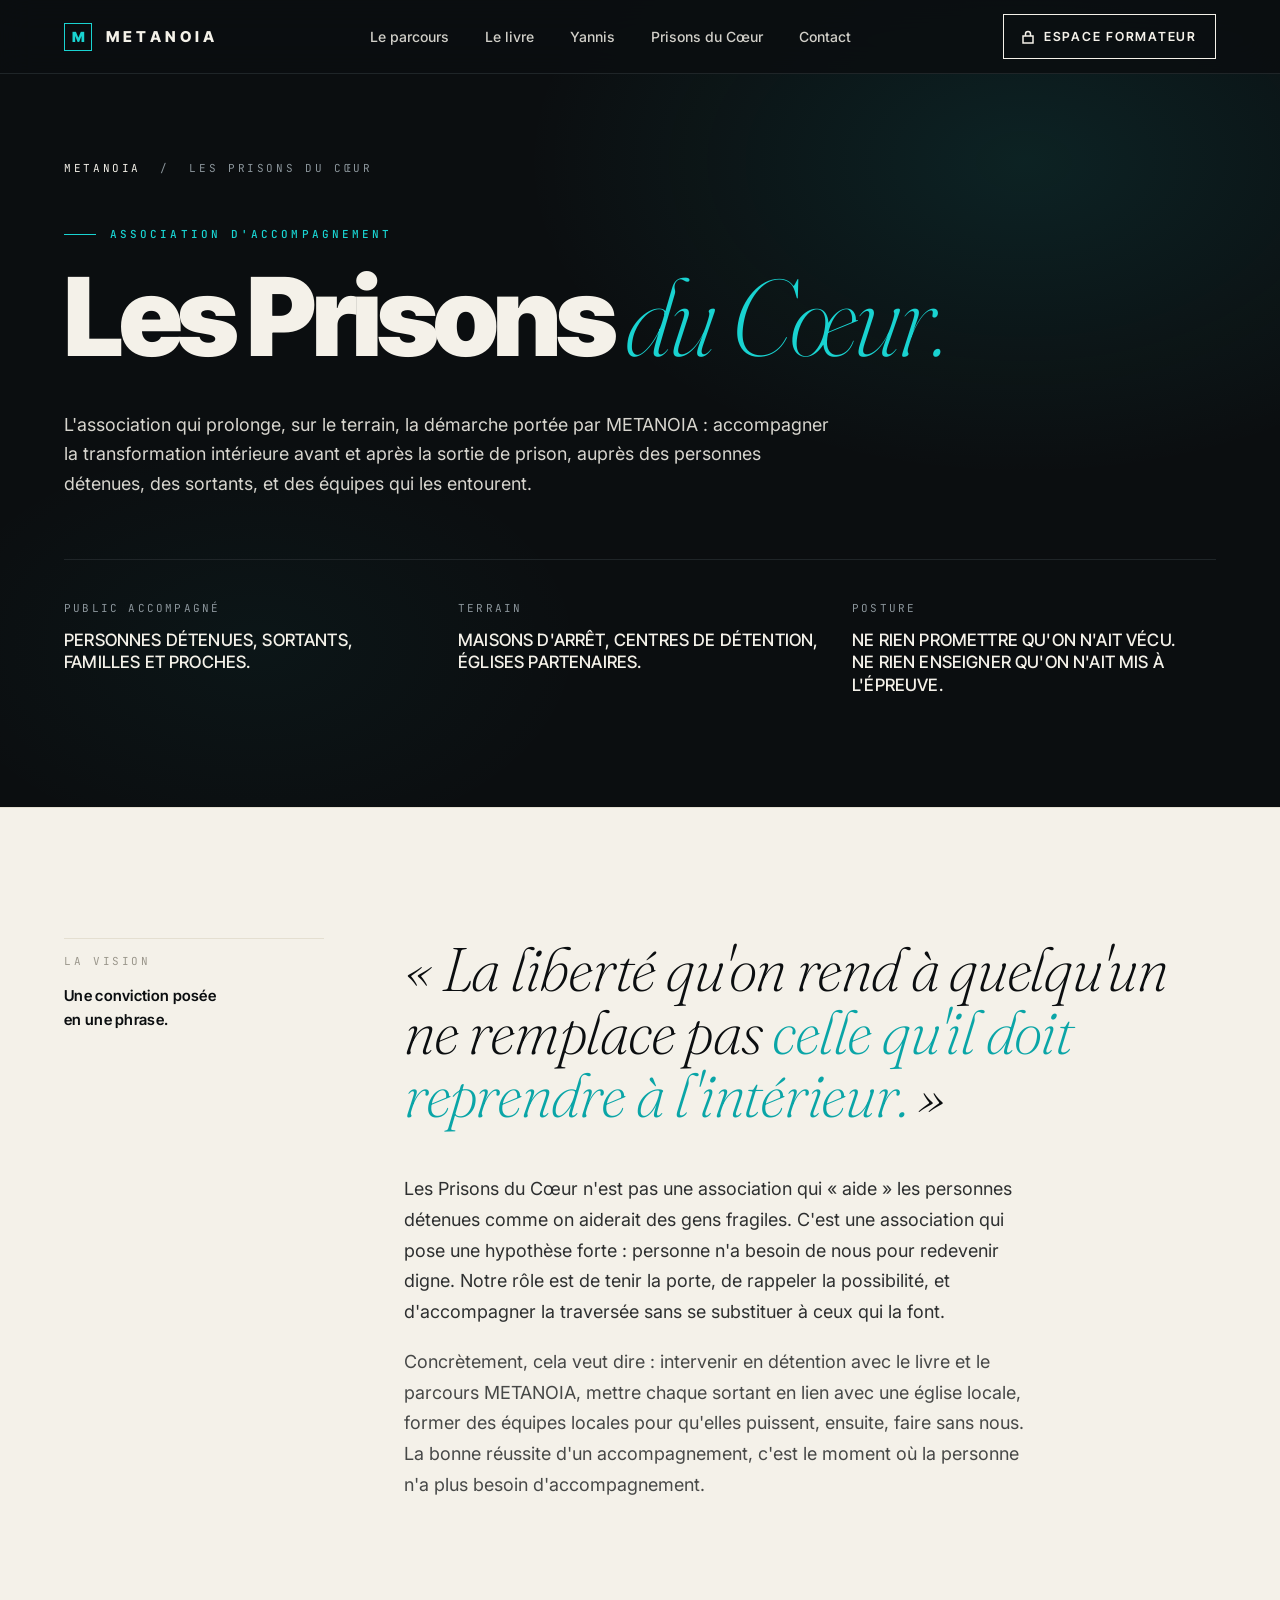
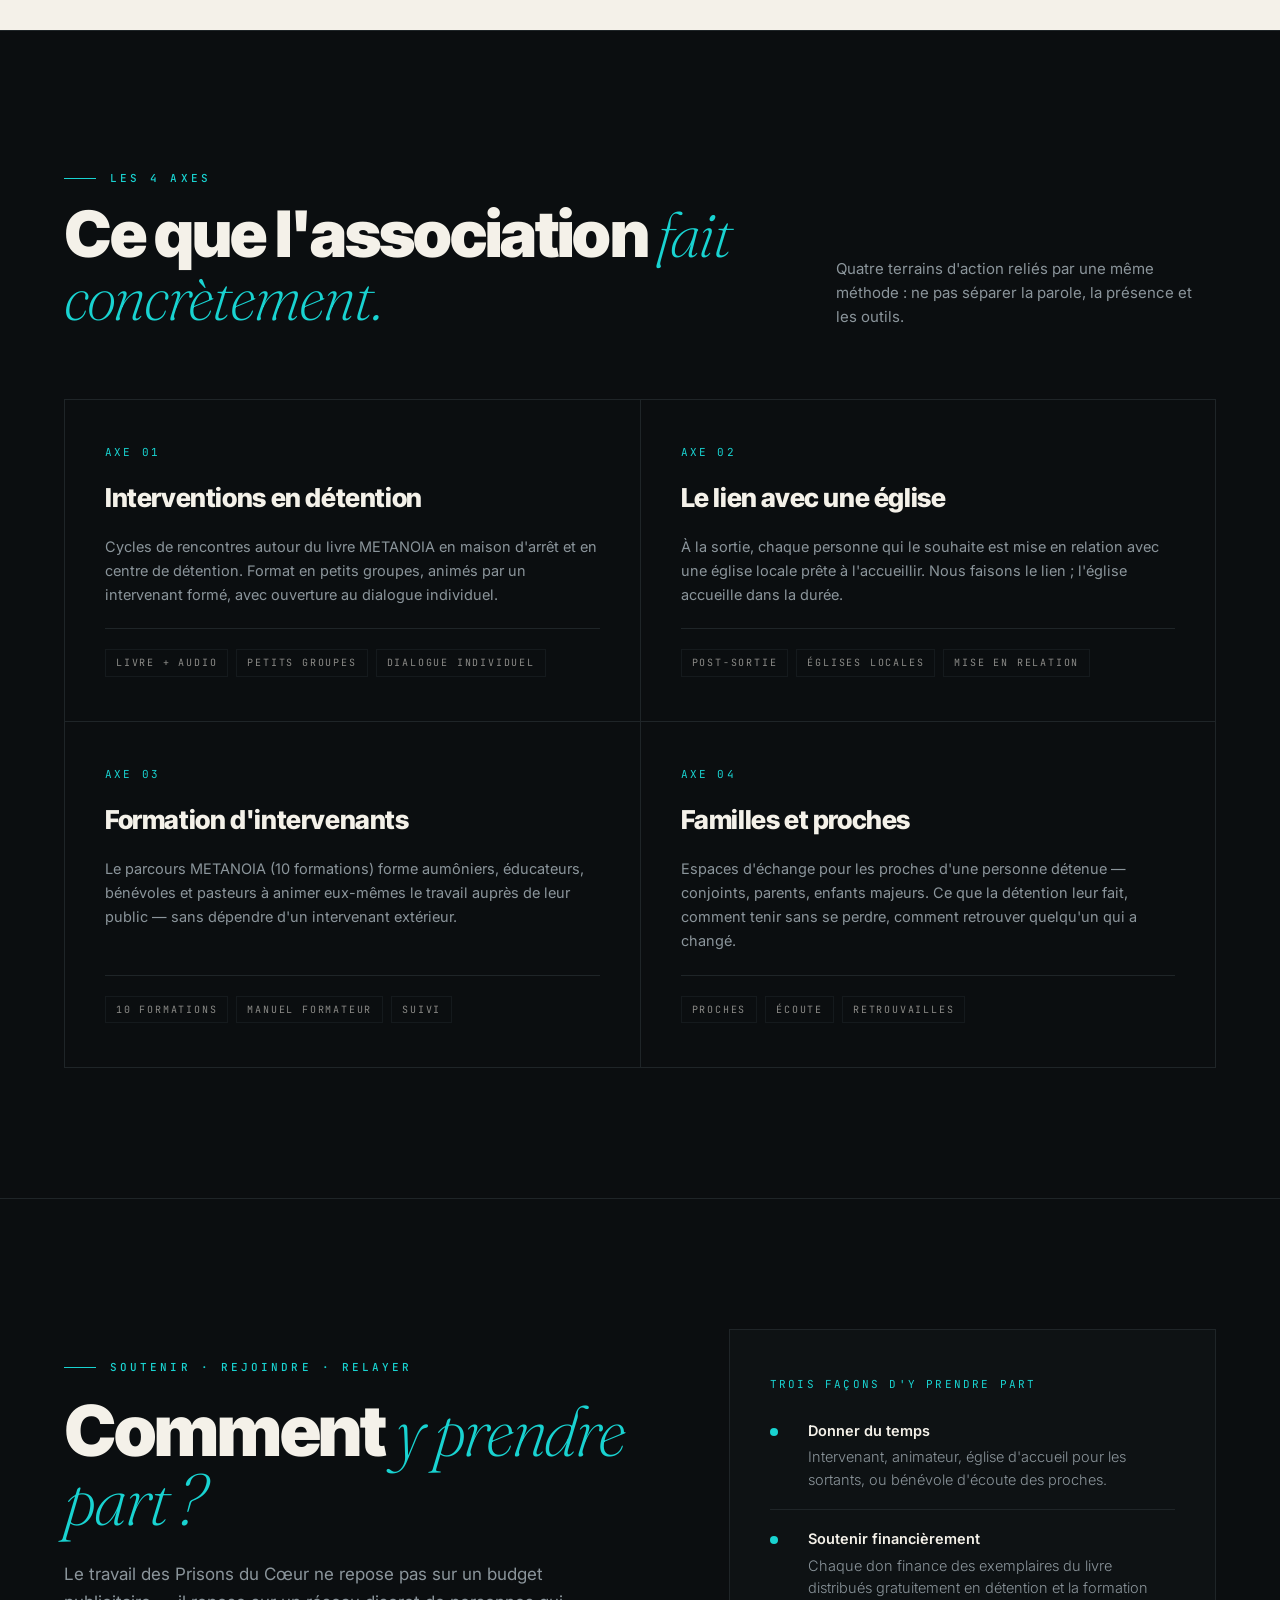
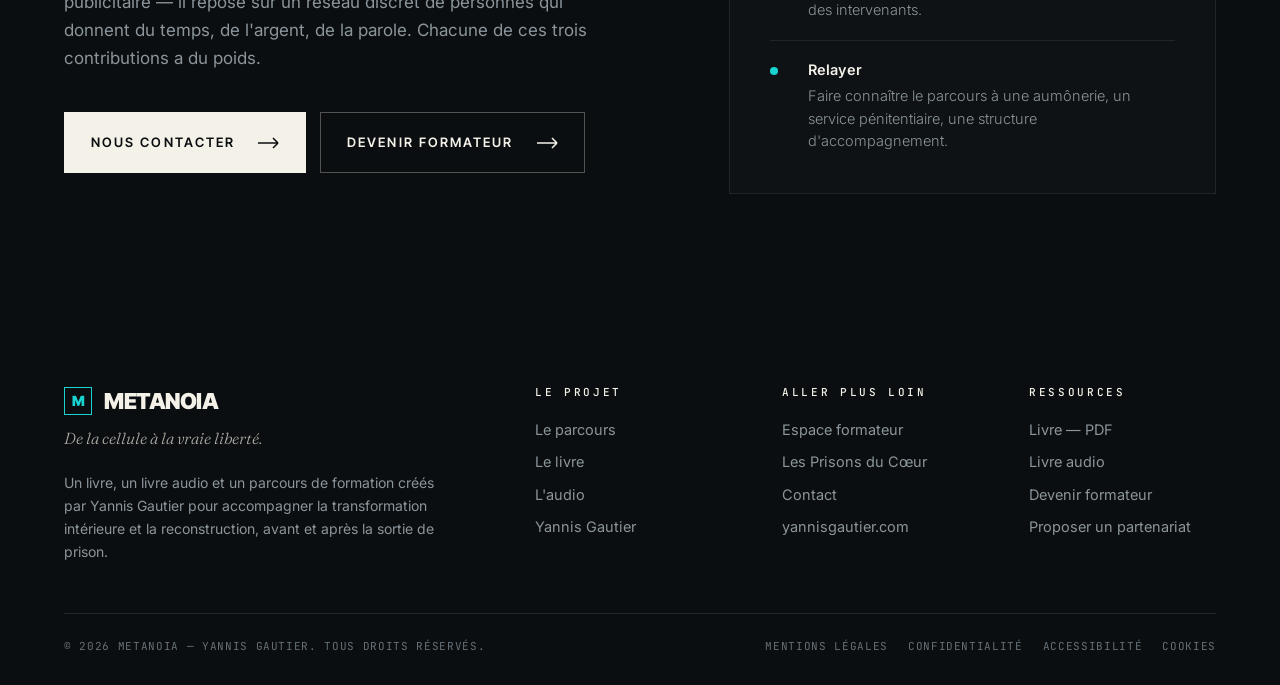
<file: prisons-du-coeur.html>
<!DOCTYPE html>
<html lang="fr">
<head>
<meta charset="UTF-8" />
<meta name="viewport" content="width=device-width, initial-scale=1.0" />
<meta name="robots" content="noindex, nofollow" />
<title>Les Prisons du Cœur — L'association qui accompagne METANOIA</title>
<meta name="description" content="Les Prisons du Cœur — l'association qui prolonge la démarche METANOIA sur le terrain : intervention en détention, lien avec une église à la sortie, formation d'intervenants, écoute des proches." />
<meta name="author" content="Yannis Gautier" />
<meta property="og:title" content="Les Prisons du Cœur — Association d'accompagnement" />
<meta property="og:type" content="website" />
<link rel="preconnect" href="https://fonts.googleapis.com" />
<link rel="preconnect" href="https://fonts.gstatic.com" crossorigin />
<link href="https://fonts.googleapis.com/css2?family=Inter+Tight:wght@400;500;600;700;800;900&family=Inter:wght@300;400;500;600&family=Fraunces:ital,opsz,wght@0,9..144,200;0,9..144,300;0,9..144,400;1,9..144,200;1,9..144,300&family=JetBrains+Mono:wght@400;500&display=swap" rel="stylesheet" />
<link rel="icon" href="data:image/svg+xml,%3Csvg xmlns='http://www.w3.org/2000/svg' viewBox='0 0 32 32'%3E%3Crect width='32' height='32' fill='%230B0E10'/%3E%3Crect x='4' y='4' width='24' height='24' fill='none' stroke='%2319D3D1' stroke-width='2'/%3E%3Ctext x='50%25' y='63%25' font-family='sans-serif' font-weight='900' font-size='16' fill='%2319D3D1' text-anchor='middle'%3EM%3C/text%3E%3C/svg%3E" />
<style>
/* =============================================================
   METANOIA — Direction : alternance graphite / papier chaud
   Palette imposée par le brief (§ 6). Rythme éditorial documentaire.
   ============================================================= */
:root {
  --ink:        #0B0E10;
  --ink-2:      #0E1214;
  --ink-3:      #14181B;
  --ink-line:   #1F2528;

  --paper:      #F4F1E9;
  --paper-hi:   #FFFDF7;
  --paper-line: #E4DFD1;
  --paper-mute: #9A968B;

  --cyan:       #19D3D1;
  --cyan-deep:  #0AA5A7;
  --cyan-glow:  rgba(25,211,209,0.18);

  --grey:       #657077;
  --grey-2:     #8B959B;
  --amber:      #E88A3E;

  --sans:    'Inter', system-ui, -apple-system, sans-serif;
  --display: 'Inter Tight', 'Inter', system-ui, sans-serif;
  --serif:   'Fraunces', 'Times New Roman', serif;
  --mono:    'JetBrains Mono', ui-monospace, monospace;

  --pad-x: clamp(22px, 5vw, 96px);
  --max:   1520px;
  --ease:  cubic-bezier(.2,.7,.15,1);
}

* { box-sizing: border-box; margin: 0; padding: 0; }
html { scroll-behavior: smooth; -webkit-text-size-adjust: 100%; }
body {
  background: var(--ink);
  color: var(--paper);
  font-family: var(--sans);
  font-size: 16.5px;
  line-height: 1.55;
  -webkit-font-smoothing: antialiased;
  -moz-osx-font-smoothing: grayscale;
  overflow-x: hidden;
}
img, svg { display: block; max-width: 100%; height: auto; }
a { color: inherit; text-decoration: none; }
button { font: inherit; cursor: pointer; border: 0; background: transparent; color: inherit; }
::selection { background: var(--cyan); color: var(--ink); }
:focus-visible { outline: 2px solid var(--cyan); outline-offset: 3px; }

.wrap { max-width: var(--max); margin: 0 auto; padding: 0 var(--pad-x); position: relative; }

/* =============================================================
   THÈMES DE SECTION — inversion complète (fond, texte, filets)
   ============================================================= */
.theme-dark {
  background: var(--ink);
  color: var(--paper);
  --local-line: var(--ink-line);
  --local-mute: var(--grey-2);
  --local-fade: rgba(244,241,233,.72);
}
.theme-paper {
  background: var(--paper);
  color: var(--ink);
  --local-line: var(--paper-line);
  --local-mute: var(--paper-mute);
  --local-fade: rgba(11,14,16,.72);
}
.theme-paper-hi { background: var(--paper-hi); color: var(--ink);
  --local-line: var(--paper-line); --local-mute: var(--paper-mute); --local-fade: rgba(11,14,16,.72); }

/* =============================================================
   NAV — s'adapte à la section derrière elle
   ============================================================= */
.nav {
  position: fixed;
  inset: 0 0 auto 0;
  z-index: 100;
  padding: 22px var(--pad-x);
  display: flex;
  align-items: center;
  justify-content: space-between;
  gap: 40px;
  transition: background .3s var(--ease), color .3s var(--ease), border-color .3s var(--ease), padding .3s var(--ease);
}
.nav.is-top { background: transparent; }
.nav.is-scrolled {
  background: rgba(11,14,16,0.88);
  backdrop-filter: blur(16px);
  -webkit-backdrop-filter: blur(16px);
  padding-top: 14px;
  padding-bottom: 14px;
  border-bottom: 1px solid var(--ink-line);
}
.nav__brand {
  display: flex; align-items: center; gap: 14px;
  font-family: var(--display);
  font-weight: 800;
  font-size: 15px;
  letter-spacing: 0.28em;
  color: var(--paper);
}
.nav__brand .mark {
  width: 28px; height: 28px;
  border: 1.5px solid var(--cyan);
  color: var(--cyan);
  display: flex; align-items: center; justify-content: center;
  font-family: var(--display);
  font-weight: 900;
  font-size: 14px;
  letter-spacing: -0.02em;
}
.nav__links {
  display: flex; align-items: center; gap: 36px;
  font-size: 14px; font-weight: 500;
}
.nav__links a {
  color: var(--paper);
  opacity: .85;
  padding: 6px 0;
  transition: opacity .2s, color .2s;
  position: relative;
}
.nav__links a::after {
  content: "";
  position: absolute; left: 0; right: 100%; bottom: -1px;
  height: 1px; background: var(--cyan);
  transition: right .3s var(--ease);
}
.nav__links a:hover::after { right: 0; }
.nav__links a:hover { opacity: 1; }
.nav__cta {
  display: inline-flex; align-items: center; gap: 10px;
  font-family: var(--display);
  font-size: 12.5px;
  font-weight: 600;
  letter-spacing: 0.14em;
  text-transform: uppercase;
  padding: 12px 18px;
  border: 1px solid var(--paper);
  color: var(--paper);
  transition: background .2s, color .2s, border-color .2s;
}
.nav__cta:hover { background: var(--cyan); color: var(--ink); border-color: var(--cyan); }
.nav__cta svg { width: 12px; height: 14px; }

.nav__burger {
  display: none;
  width: 42px; height: 42px;
  border: 1px solid rgba(244,241,233,.3);
  align-items: center; justify-content: center;
  flex-direction: column; gap: 5px;
}
.nav__burger span { display: block; width: 18px; height: 1.5px; background: var(--paper); transition: transform .3s, opacity .3s; }
.nav.is-open .nav__burger span:nth-child(1) { transform: translateY(3.25px) rotate(45deg); }
.nav.is-open .nav__burger span:nth-child(2) { opacity: 0; }
.nav.is-open .nav__burger span:nth-child(3) { transform: translateY(-3.25px) rotate(-45deg); }

@media (max-width: 960px) {
  .nav__burger { display: flex; }
  .nav__links, .nav__cta {
    position: fixed; inset: 78px 0 auto 0;
    background: var(--ink);
    border-bottom: 1px solid var(--ink-line);
    padding: 40px var(--pad-x);
    flex-direction: column; align-items: flex-start;
    gap: 22px;
    font-size: 22px;
    transform: translateY(-120%);
    transition: transform .5s var(--ease);
  }
  .nav__cta { display: none; }
  .nav.is-open .nav__links { transform: translateY(0); }
  .nav__links { bottom: 0; overflow-y: auto; padding-bottom: 110px; } /* plein écran, place réservée au bouton */
  .nav.is-open .nav__cta {
    display: inline-flex;
    position: fixed;
    top: auto; bottom: 24px; left: var(--pad-x); right: var(--pad-x); /* ancré en bas : ne recouvre plus le dernier lien */
    padding: 16px;
    justify-content: center;
    font-size: 13px;
    transform: translateY(0);
    border-bottom: 0;
  }
}

/* =============================================================
   HERO — sombre, image à droite, typographie massive
   ============================================================= */
.hero {
  position: relative;
  min-height: 100vh;
  background: var(--ink);
  overflow: hidden;
  padding-top: 130px;
  padding-bottom: 90px;
}
.hero__grid {
  display: grid;
  grid-template-columns: 1.35fr 1fr;
  gap: 0;
  min-height: calc(100vh - 130px - 90px);
  align-items: stretch;
}
.hero__text {
  padding: 0 var(--pad-x);
  display: flex;
  flex-direction: column;
  justify-content: space-between;
  gap: 60px;
}
.hero__kicker {
  display: inline-flex; align-items: center; gap: 14px;
  font-family: var(--mono);
  font-size: 11px;
  font-weight: 500;
  letter-spacing: 0.28em;
  color: var(--cyan);
  text-transform: uppercase;
}
.hero__kicker::before {
  content: ""; width: 40px; height: 1px; background: var(--cyan);
}
.hero__title {
  margin-top: 30px;
  font-family: var(--display);
  font-weight: 900;
  font-size: clamp(64px, 12vw, 190px);
  line-height: 0.88;
  letter-spacing: -0.045em;
  color: var(--paper);
}
.hero__title .out {
  -webkit-text-stroke: 1.5px var(--paper);
  color: transparent;
  font-weight: 800;
}
.hero__title .cy { color: var(--cyan); }
.hero__title span { display: block; }
.hero__bottom {
  display: flex; flex-direction: column; gap: 30px;
}
.hero__lede {
  font-size: clamp(17px, 1.4vw, 20px);
  line-height: 1.55;
  color: var(--paper);
  opacity: .9;
  max-width: 540px;
}
.hero__actions { display: flex; gap: 12px; flex-wrap: wrap; }

.hero__image {
  position: relative;
  min-height: 100%;
  background: var(--ink-2);
  overflow: hidden;
}
.hero__image::before {
  content: "";
  position: absolute; inset: 0;
  background:
    radial-gradient(ellipse 55% 60% at 65% 45%, rgba(255,253,247,.10), transparent 65%),
    linear-gradient(120deg, var(--ink) 0%, transparent 40%),
    linear-gradient(135deg, #171B1E 0%, #0A0D10 100%);
}
.hero__image::after {
  content: "";
  position: absolute;
  left: 30%; right: 20%; top: 15%; bottom: 5%;
  background:
    radial-gradient(ellipse 40% 20% at 50% 22%, rgba(255,253,247,.10), transparent 60%),
    radial-gradient(ellipse 55% 40% at 50% 65%, rgba(255,253,247,.06), transparent 60%);
  filter: blur(1px);
}
.hero__image-label {
  position: absolute;
  bottom: 40px; right: 40px;
  transform: rotate(-90deg);
  transform-origin: right bottom;
  font-family: var(--mono);
  font-size: 11px;
  font-weight: 500;
  letter-spacing: 0.3em;
  color: var(--paper);
  opacity: .5;
  text-transform: uppercase;
  z-index: 2;
}
.hero__image-tag {
  position: absolute;
  top: 30px; left: 30px;
  font-family: var(--mono);
  font-size: 10px;
  letter-spacing: 0.3em;
  color: var(--grey-2);
  text-transform: uppercase;
  z-index: 2;
  display: flex; align-items: center; gap: 10px;
}
.hero__image-tag .live { width: 6px; height: 6px; background: var(--cyan); border-radius: 50%; box-shadow: 0 0 0 4px var(--cyan-glow); }

.hero__scroll {
  position: absolute;
  bottom: 30px; left: var(--pad-x);
  z-index: 3;
  display: flex; align-items: center; gap: 16px;
  font-family: var(--mono);
  font-size: 11px;
  letter-spacing: 0.3em;
  color: var(--paper);
  opacity: .7;
  text-transform: uppercase;
}
.hero__scroll .l { width: 60px; height: 1px; background: rgba(244,241,233,.3); position: relative; overflow: hidden; }
.hero__scroll .l::after {
  content: ""; position: absolute; inset: 0; background: var(--cyan);
  transform: translateX(-100%);
  animation: sweep 2.8s var(--ease) infinite;
}
@keyframes sweep { 0% { transform: translateX(-100%); } 60%, 100% { transform: translateX(100%); } }

@media (max-width: 960px) {
  .hero__grid { grid-template-columns: 1fr; gap: 40px; }
  .hero__image { min-height: 380px; }
  .hero__image-label { display: none; }
  .hero__scroll { display: none; }
}

/* =============================================================
   MARQUEE — bande cyan pleine, mots-clés du parcours
   ============================================================= */
.marquee {
  background: var(--cyan);
  color: var(--ink);
  padding: 22px 0;
  overflow: hidden;
  position: relative;
}
.marquee__track {
  display: flex;
  gap: 44px;
  white-space: nowrap;
  animation: mv 50s linear infinite;
  font-family: var(--display);
  font-weight: 800;
  font-size: 20px;
  letter-spacing: 0.18em;
  text-transform: uppercase;
  align-items: center;
}
.marquee__track span { display: inline-flex; align-items: center; gap: 44px; }
.marquee__track .sep {
  display: inline-block;
  width: 8px; height: 8px;
  transform: rotate(45deg);
  border: 1.5px solid var(--ink);
}
@keyframes mv { to { transform: translateX(-50%); } }
@media (prefers-reduced-motion: reduce) { .marquee__track { animation: none; } }

/* =============================================================
   BUTTONS
   ============================================================= */
.btn {
  display: inline-flex; align-items: center; justify-content: space-between;
  gap: 22px;
  padding: 19px 26px;
  font-family: var(--display);
  font-weight: 600;
  font-size: 13px;
  letter-spacing: 0.16em;
  text-transform: uppercase;
  border: 1px solid;
  transition: transform .3s var(--ease), background .3s var(--ease), color .3s var(--ease), border-color .3s var(--ease);
  min-width: 240px;
}
.btn__arrow { width: 22px; height: 12px; flex-shrink: 0; transition: transform .3s var(--ease); }
.btn:hover .btn__arrow { transform: translateX(6px); }
.btn--primary { background: var(--paper); color: var(--ink); border-color: var(--paper); }
.btn--primary:hover { background: var(--cyan); border-color: var(--cyan); }
.btn--ghost { background: transparent; color: var(--paper); border-color: rgba(244,241,233,.3); }
.btn--ghost:hover { border-color: var(--cyan); color: var(--cyan); }
.theme-paper .btn--primary { background: var(--ink); color: var(--paper); border-color: var(--ink); }
.theme-paper .btn--primary:hover { background: var(--cyan); border-color: var(--cyan); color: var(--ink); }
.theme-paper .btn--ghost { color: var(--ink); border-color: rgba(11,14,16,.2); }
.theme-paper .btn--ghost:hover { border-color: var(--cyan); color: var(--cyan-deep); }
.theme-paper .btn--dark { background: var(--ink); color: var(--paper); border-color: var(--ink); }
.theme-paper .btn--dark:hover { background: var(--cyan); color: var(--ink); border-color: var(--cyan); }

/* =============================================================
   Common — eyebrow, titles
   ============================================================= */
.eyebrow {
  display: inline-flex; align-items: center; gap: 14px;
  font-family: var(--mono);
  font-size: 11px;
  font-weight: 500;
  letter-spacing: 0.28em;
  text-transform: uppercase;
  color: var(--cyan);
}
.eyebrow::before { content: ""; width: 32px; height: 1px; background: var(--cyan); }

.section-tag {
  position: absolute;
  top: 40px; left: var(--pad-x);
  font-family: var(--mono);
  font-size: 11px;
  letter-spacing: 0.28em;
  text-transform: uppercase;
  color: var(--local-mute);
  z-index: 2;
}

/* =============================================================
   TENSION — PAPIER, gros pull-quote éditorial
   ============================================================= */
.tension {
  padding: clamp(110px, 15vh, 180px) 0;
  border-bottom: 1px solid var(--paper-line);
  position: relative;
}
.tension__inner {
  display: grid;
  grid-template-columns: 260px 1fr;
  gap: 80px;
  align-items: flex-start;
}
.tension__left {
  position: sticky; top: 100px;
}
.tension__num {
  font-family: var(--mono);
  font-size: 11px;
  letter-spacing: 0.24em;
  color: var(--paper-mute);
  text-transform: uppercase;
  padding-top: 14px;
  border-top: 1px solid var(--paper-line);
}
.tension__num b {
  display: block; margin-top: 12px;
  color: var(--ink);
  font-weight: 500;
  font-size: 13px;
  letter-spacing: 0.16em;
}
.tension__quote {
  font-family: var(--serif);
  font-weight: 200;
  font-style: italic;
  font-size: clamp(38px, 5.6vw, 88px);
  line-height: 1.02;
  letter-spacing: -0.025em;
  color: var(--ink);
  max-width: 1000px;
}
.tension__quote::before, .tension__quote::after {
  color: var(--cyan-deep);
  font-style: normal;
  font-weight: 400;
}
.tension__quote::before { content: "« "; }
.tension__quote::after { content: " »"; }
.tension__text {
  margin-top: 48px;
  font-size: 18px;
  line-height: 1.7;
  color: var(--ink);
  opacity: .85;
  max-width: 640px;
}
.tension__text + .tension__text { margin-top: 20px; opacity: .74; }
.tension__sig {
  margin-top: 40px;
  padding-top: 24px;
  border-top: 1px solid var(--paper-line);
  font-family: var(--mono);
  font-size: 11px;
  letter-spacing: 0.16em;
  color: var(--paper-mute);
  text-transform: uppercase;
  max-width: 640px;
}
.tension__sig b { color: var(--ink); font-weight: 500; }

@media (max-width: 900px) {
  .tension__inner { grid-template-columns: 1fr; gap: 30px; }
  .tension__left { position: static; }
}

/* =============================================================
   DOORS — Lire / Former / Agir, sur PAPIER
   ============================================================= */
.doors {
  padding: clamp(110px, 15vh, 180px) 0;
  border-bottom: 1px solid var(--paper-line);
  position: relative;
}
.doors__head {
  display: grid;
  grid-template-columns: 1fr 1.3fr;
  gap: 60px;
  align-items: end;
  margin-bottom: 90px;
}
.doors__title {
  margin-top: 30px;
  font-family: var(--display);
  font-weight: 800;
  font-size: clamp(48px, 7vw, 108px);
  line-height: 0.88;
  letter-spacing: -0.04em;
  color: var(--ink);
}
.doors__title em {
  font-family: var(--serif);
  font-weight: 200;
  font-style: italic;
  color: var(--cyan-deep);
}
.doors__intro {
  font-size: 17px;
  line-height: 1.65;
  color: var(--ink);
  opacity: .78;
  max-width: 480px;
  justify-self: end;
}
.door-list { display: flex; flex-direction: column; }
.door {
  padding: 46px 0;
  border-top: 1px solid var(--paper-line);
  display: grid;
  grid-template-columns: 100px 260px 1fr auto;
  gap: 40px;
  align-items: center;
  position: relative;
  transition: padding .3s var(--ease);
}
.door:last-child { border-bottom: 1px solid var(--paper-line); }
.door::before {
  content: "";
  position: absolute; left: 0; right: 0; top: 0;
  height: 1px;
  background: var(--ink);
  transform: scaleX(0);
  transform-origin: left;
  transition: transform .5s var(--ease);
}
.door:hover::before { transform: scaleX(1); }
.door:hover .door__num { color: var(--ink); }
.door:hover .door__name { color: var(--cyan-deep); }
.door:hover .door__arrow { transform: translateX(10px); color: var(--cyan-deep); }
.door__num {
  font-family: var(--display);
  font-weight: 800;
  font-size: 60px;
  letter-spacing: -0.04em;
  color: var(--paper-mute);
  transition: color .3s;
  line-height: 1;
}
.door__meta { display: flex; flex-direction: column; gap: 12px; }
.door__tag {
  font-family: var(--mono);
  font-size: 10px;
  font-weight: 500;
  letter-spacing: 0.28em;
  text-transform: uppercase;
  color: var(--cyan-deep);
}
.door__name {
  font-family: var(--display);
  font-weight: 800;
  font-size: 42px;
  line-height: 1;
  letter-spacing: -0.03em;
  color: var(--ink);
  transition: color .3s;
}
.door__desc {
  font-size: 15.5px;
  line-height: 1.6;
  color: var(--ink);
  opacity: .78;
  max-width: 500px;
}
.door__arrow {
  font-family: var(--display);
  font-size: 30px;
  color: var(--paper-mute);
  transition: transform .3s, color .3s;
}

@media (max-width: 960px) {
  .doors__head { grid-template-columns: 1fr; gap: 24px; margin-bottom: 60px; }
  .doors__intro { justify-self: start; }
  .door { grid-template-columns: 70px 1fr auto; grid-template-rows: auto auto; gap: 20px; padding: 34px 0; }
  .door__num { font-size: 36px; }
  .door__name { font-size: 26px; }
  .door__meta { grid-column: 2 / 3; }
  .door__desc { grid-column: 1 / -1; max-width: none; }
  .door__arrow { grid-column: 3; grid-row: 1; }
}

/* =============================================================
   MANIFESTE — SOMBRE, plein écran, statement
   ============================================================= */
.manifest {
  padding: clamp(130px, 20vh, 240px) 0;
  border-bottom: 1px solid var(--ink-line);
  position: relative;
  background:
    radial-gradient(ellipse 60% 60% at 50% 55%, rgba(25,211,209,0.14), transparent 65%),
    var(--ink);
  text-align: center;
  overflow: hidden;
}
.manifest__eyebrow { justify-content: center; margin-bottom: 40px; }
.manifest__title {
  font-family: var(--display);
  font-weight: 800;
  font-size: clamp(56px, 10vw, 160px);
  line-height: 0.86;
  letter-spacing: -0.05em;
  color: var(--paper);
}
.manifest__title em {
  font-family: var(--serif);
  font-weight: 200;
  font-style: italic;
  color: var(--cyan);
}
.manifest__title .out {
  -webkit-text-stroke: 1.5px var(--paper);
  color: transparent;
}
.manifest__sub {
  margin-top: 50px;
  font-size: 18px;
  line-height: 1.6;
  color: var(--paper);
  opacity: .8;
  max-width: 720px;
  margin-inline: auto;
}

/* =============================================================
   PROGRESSION — 2 mouvements / 10 chapitres, PAPIER
   ============================================================= */
.progression {
  padding: clamp(110px, 15vh, 180px) 0;
  border-bottom: 1px solid var(--paper-line);
  position: relative;
}
.progression__head {
  display: grid;
  grid-template-columns: auto 1fr auto;
  gap: 40px;
  align-items: end;
  margin-bottom: 60px;
}
.progression__title {
  margin-top: 24px;
  font-family: var(--display);
  font-weight: 800;
  font-size: clamp(40px, 5.4vw, 74px);
  line-height: 0.95;
  letter-spacing: -0.035em;
  color: var(--ink);
  max-width: 820px;
}
.progression__title em {
  font-family: var(--serif);
  font-weight: 200;
  font-style: italic;
  color: var(--cyan-deep);
}
.progression__meta {
  font-family: var(--mono);
  font-size: 11px;
  letter-spacing: 0.24em;
  color: var(--paper-mute);
  text-transform: uppercase;
  text-align: right;
  max-width: 200px;
}
.progression__meta b { display: block; margin-top: 6px; color: var(--ink); font-weight: 500; font-size: 13px; }

/* Timeline visuelle */
.timeline {
  padding: 26px 0 46px;
  border-top: 1px solid var(--paper-line);
  border-bottom: 1px solid var(--paper-line);
  margin-bottom: 60px;
  position: relative;
}
.timeline__scale {
  display: grid;
  grid-template-columns: 1fr 1fr;
  gap: 40px;
  padding-top: 24px;
  position: relative;
}
.timeline__act { position: relative; padding-top: 20px; border-top: 2px solid var(--ink); }
.timeline__act:nth-child(2) { border-top-color: var(--cyan-deep); }
.timeline__act::before, .timeline__act::after {
  content: ""; position: absolute; top: -6px;
  width: 10px; height: 10px; border-radius: 50%; background: var(--ink);
}
.timeline__act:nth-child(2)::before, .timeline__act:nth-child(2)::after { background: var(--cyan-deep); }
.timeline__act::before { left: 0; }
.timeline__act::after { right: 0; }
.timeline__act-lbl {
  font-family: var(--mono);
  font-size: 10px;
  letter-spacing: 0.28em;
  color: var(--ink);
  text-transform: uppercase;
}
.timeline__act:nth-child(2) .timeline__act-lbl { color: var(--cyan-deep); }
.timeline__act-name {
  margin-top: 4px;
  font-family: var(--display);
  font-weight: 700;
  font-size: 14px;
  color: var(--ink);
  letter-spacing: -0.01em;
}
.timeline__ticks {
  position: absolute;
  top: 26px; left: 0; right: 0;
  display: grid;
  grid-template-columns: repeat(10, 1fr);
  pointer-events: none;
}
.timeline__ticks span {
  height: 8px;
  border-left: 1px solid var(--paper-line);
}

.acts {
  display: grid;
  grid-template-columns: 1fr 1fr;
  border-top: 1px solid var(--paper-line);
  border-bottom: 1px solid var(--paper-line);
}
.act { padding: 50px 40px 40px; position: relative; }
.act + .act { border-left: 1px solid var(--paper-line); }
.act__badge {
  display: flex; align-items: baseline; gap: 24px;
  padding-bottom: 26px;
  border-bottom: 1px solid var(--paper-line);
  font-family: var(--mono);
  font-size: 11px;
  font-weight: 500;
  letter-spacing: 0.28em;
  text-transform: uppercase;
  color: var(--cyan-deep);
}
.act__badge .num {
  font-family: var(--display);
  font-size: 60px;
  font-weight: 800;
  color: var(--ink);
  letter-spacing: -0.04em;
  line-height: 1;
}
.act__badge .range { color: var(--paper-mute); letter-spacing: 0.22em; }
.act__name {
  margin-top: 30px;
  font-family: var(--display);
  font-weight: 800;
  font-size: clamp(28px, 2.8vw, 40px);
  line-height: 1;
  letter-spacing: -0.03em;
  color: var(--ink);
  min-height: 96px;
}
.act__name em {
  font-family: var(--serif);
  font-weight: 200;
  font-style: italic;
  color: var(--cyan-deep);
}
.act__desc {
  margin-top: 18px;
  font-size: 15px;
  line-height: 1.65;
  color: var(--ink);
  opacity: .75;
  max-width: 460px;
}
.act__chapters { margin-top: 40px; }
.chapter {
  display: grid;
  grid-template-columns: 56px 1fr auto;
  gap: 24px;
  padding: 22px 0;
  border-top: 1px solid var(--paper-line);
  align-items: center;
  transition: padding .3s var(--ease);
}
.chapter:hover { padding-left: 8px; padding-right: 8px; background: rgba(25,211,209,0.05); }
.chapter:hover .chapter__name { color: var(--cyan-deep); }
.chapter:last-child { border-bottom: 1px solid var(--paper-line); }
.chapter__num {
  font-family: var(--mono);
  font-weight: 500;
  font-size: 13px;
  letter-spacing: 0.08em;
  color: var(--cyan-deep);
}
.chapter__body { min-width: 0; }
.chapter__name {
  font-family: var(--display);
  font-weight: 700;
  font-size: 20px;
  line-height: 1.15;
  letter-spacing: -0.02em;
  color: var(--ink);
  transition: color .3s;
}
.chapter__obj {
  margin-top: 6px;
  font-size: 14px;
  line-height: 1.5;
  color: var(--ink);
  opacity: .65;
}
.chapter__dur {
  font-family: var(--mono);
  font-size: 11px;
  letter-spacing: 0.14em;
  color: var(--paper-mute);
  text-transform: uppercase;
}

@media (max-width: 960px) {
  .progression__head { grid-template-columns: 1fr; gap: 24px; margin-bottom: 40px; }
  .progression__meta { text-align: left; }
  .acts { grid-template-columns: 1fr; }
  .act + .act { border-left: 0; border-top: 1px solid var(--paper-line); }
  .act__name { min-height: unset; }
  .timeline__scale { grid-template-columns: 1fr; gap: 40px; }
}

/* =============================================================
   LIVRE — SOMBRE, couverture 3D à gauche
   ============================================================= */
.book {
  padding: clamp(110px, 15vh, 180px) 0;
  border-bottom: 1px solid var(--ink-line);
  background:
    radial-gradient(ellipse 45% 40% at 25% 50%, rgba(25,211,209,0.10), transparent 65%),
    var(--ink);
  position: relative;
}
.book__grid {
  display: grid;
  grid-template-columns: 1fr 1.25fr;
  gap: 90px;
  align-items: center;
}
.book__stage {
  position: relative;
  perspective: 1600px;
  display: flex; align-items: center; justify-content: center;
  min-height: 560px;
}
.book__3d {
  position: relative;
  width: min(360px, 80%);
  aspect-ratio: 2/3;
  transform-style: preserve-3d;
  transform: rotateY(-22deg) rotateX(4deg);
  transition: transform .8s var(--ease);
  filter: drop-shadow(-30px 40px 60px rgba(0,0,0,.5));
}
.book__stage:hover .book__3d { transform: rotateY(-12deg) rotateX(2deg); }
.book__face {
  position: absolute; inset: 0;
  background: linear-gradient(135deg, #14191D 0%, #0A0D0F 100%);
  padding: 42px 34px;
  display: flex; flex-direction: column; justify-content: space-between;
  border: 1px solid #1c2226;
  overflow: hidden;
}
.book__face::before {
  content: ""; position: absolute;
  top: 0; bottom: 0; left: 14px; width: 1px;
  background: rgba(255,255,255,.05);
}
.book__face::after {
  content: ""; position: absolute;
  right: 60px; top: 44%;
  width: 130px; height: 130px;
  background: radial-gradient(circle at 35% 30%, #F2A15A, #8C3A0E 75%, #4A1D06);
  border-radius: 50%;
  box-shadow: 0 10px 40px rgba(232,138,62,.35);
}
.book__face-top {
  font-family: var(--mono);
  font-size: 10px;
  letter-spacing: 0.32em;
  color: var(--cyan);
  text-transform: uppercase;
  position: relative; z-index: 2;
}
.book__face-mid { position: relative; z-index: 2; }
.book__face-title {
  font-family: var(--display);
  font-weight: 900;
  font-size: clamp(46px, 4.4vw, 62px);
  line-height: 0.82;
  letter-spacing: -0.05em;
  color: var(--paper);
}
.book__face-sub {
  margin-top: 14px;
  font-family: var(--serif);
  font-style: italic;
  font-weight: 300;
  font-size: 16px;
  line-height: 1.2;
  color: var(--paper);
  opacity: .8;
}
.book__face-bot {
  position: relative; z-index: 2;
  border-top: 1px solid rgba(255,255,255,.08);
  padding-top: 16px;
  font-family: var(--mono);
  font-size: 11px;
  letter-spacing: 0.24em;
  text-transform: uppercase;
  color: var(--grey-2);
  display: flex; justify-content: space-between;
}
.book__face-bot b { color: var(--paper); font-weight: 500; }
.book__pages {
  position: absolute;
  top: 8px; bottom: 8px; right: -6px;
  width: 6px;
  background: repeating-linear-gradient(180deg, #E9E4D6 0, #E9E4D6 1px, #C9C4B4 1px, #C9C4B4 2px);
}

.book__meta {
  padding-left: 40px;
  border-left: 1px solid var(--ink-line);
}
.book__title {
  margin-top: 22px;
  font-family: var(--display);
  font-weight: 800;
  font-size: clamp(40px, 5.6vw, 74px);
  line-height: 0.95;
  letter-spacing: -0.035em;
  color: var(--paper);
}
.book__title em {
  font-family: var(--serif);
  font-weight: 200;
  font-style: italic;
  color: var(--cyan);
}
.book__desc {
  margin-top: 26px;
  font-size: 16.5px;
  line-height: 1.7;
  color: var(--paper);
  opacity: .82;
  max-width: 540px;
}
.book__specs {
  margin-top: 32px;
  display: grid;
  grid-template-columns: repeat(3, 1fr);
  gap: 20px;
  padding: 28px 0;
  border-top: 1px solid var(--ink-line);
  border-bottom: 1px solid var(--ink-line);
  max-width: 540px;
}
.book__spec-num {
  font-family: var(--display);
  font-weight: 800;
  font-size: 36px;
  color: var(--cyan);
  letter-spacing: -0.03em;
  line-height: 1;
}
.book__spec-lbl {
  margin-top: 6px;
  font-family: var(--mono);
  font-size: 11px;
  letter-spacing: 0.18em;
  color: var(--grey-2);
  text-transform: uppercase;
}
.book__actions { margin-top: 30px; display: flex; flex-wrap: wrap; gap: 12px; }

@media (max-width: 960px) {
  .book__grid { grid-template-columns: 1fr; gap: 60px; }
  .book__meta { padding-left: 0; border-left: 0; padding-top: 40px; border-top: 1px solid var(--ink-line); }
  .book__stage { min-height: 460px; }
}

/* =============================================================
   AUDIO — SOMBRE
   ============================================================= */
.audio {
  padding: clamp(110px, 15vh, 180px) 0;
  border-bottom: 1px solid var(--ink-line);
  background: var(--ink);
}
.audio__head {
  display: grid;
  grid-template-columns: 1fr 1fr;
  gap: 60px;
  align-items: end;
  margin-bottom: 60px;
}
.audio__title {
  margin-top: 24px;
  font-family: var(--display);
  font-weight: 800;
  font-size: clamp(40px, 5.4vw, 70px);
  line-height: 0.95;
  letter-spacing: -0.03em;
  color: var(--paper);
}
.audio__title em {
  font-family: var(--serif);
  font-weight: 200;
  font-style: italic;
  color: var(--cyan);
}
.audio__intro {
  font-size: 16px;
  line-height: 1.65;
  color: var(--paper);
  opacity: .78;
  max-width: 480px;
  justify-self: end;
}
.player {
  border: 1px solid var(--ink-line);
  background: var(--ink-2);
  padding: 40px;
  display: grid;
  grid-template-columns: 82px 1fr 260px;
  gap: 36px;
  align-items: center;
  position: relative;
}
.player::before {
  content: "";
  position: absolute; top: -1px; left: 0;
  width: 100px; height: 3px;
  background: var(--cyan);
}
.player__play {
  width: 82px; height: 82px;
  border-radius: 50%;
  background: var(--cyan);
  color: var(--ink);
  display: flex; align-items: center; justify-content: center;
  transition: transform .2s, background .2s;
  flex-shrink: 0;
}
.player__play:hover { transform: scale(1.06); background: var(--paper-hi); }
.player__play svg { width: 24px; height: 24px; }
.player__center { min-width: 0; }
.player__meta {
  display: flex; justify-content: space-between; align-items: baseline;
  gap: 20px; margin-bottom: 18px; flex-wrap: wrap;
}
.player__now {
  font-family: var(--mono);
  font-size: 10px;
  letter-spacing: 0.28em;
  color: var(--cyan);
  text-transform: uppercase;
}
.player__title {
  margin-top: 6px;
  font-family: var(--display);
  font-weight: 700;
  font-size: 22px;
  letter-spacing: -0.015em;
  color: var(--paper);
}
.player__voice {
  font-family: var(--mono);
  font-size: 11px;
  color: var(--grey-2);
  letter-spacing: 0.14em;
  text-transform: uppercase;
}
.player__wave {
  height: 44px;
  display: flex; align-items: center; gap: 2px;
  cursor: pointer;
  position: relative;
}
.player__wave span {
  display: block; flex: 1; min-width: 2px;
  background: rgba(244,241,233,.16);
  transition: background .3s;
}
.player__wave span.past { background: var(--cyan); }
.player__times {
  margin-top: 10px;
  display: flex; justify-content: space-between;
  font-family: var(--mono);
  font-size: 11px;
  letter-spacing: 0.08em;
  color: var(--grey-2);
  font-variant-numeric: tabular-nums;
}
.player__side { display: flex; flex-direction: column; gap: 14px; align-items: flex-end; }
.player__speed { display: flex; gap: 4px; font-family: var(--mono); font-size: 11px; }
.player__speed button {
  padding: 7px 10px;
  border: 1px solid var(--ink-line);
  color: var(--grey-2);
  min-width: 44px;
  transition: color .2s, border-color .2s, background .2s;
}
.player__speed button:hover { color: var(--paper); border-color: var(--grey); }
.player__speed button.is-active { color: var(--ink); background: var(--cyan); border-color: var(--cyan); }
.player__download {
  font-family: var(--mono);
  font-size: 11px;
  letter-spacing: 0.2em;
  color: var(--grey-2);
  text-transform: uppercase;
  border-bottom: 1px solid transparent;
  padding-bottom: 2px;
}
.player__download:hover { color: var(--cyan); border-bottom-color: var(--cyan); }
.audio__note {
  margin-top: 24px;
  font-family: var(--mono);
  font-size: 12px;
  color: var(--grey-2);
  max-width: 720px;
  padding-left: 12px;
  border-left: 2px solid var(--cyan);
  line-height: 1.65;
}
@media (max-width: 960px) {
  .audio__head { grid-template-columns: 1fr; gap: 24px; }
  .player { grid-template-columns: 1fr; gap: 24px; padding: 30px 24px; }
  .player__side { flex-direction: row; justify-content: space-between; align-items: center; flex-wrap: wrap; }
  .player__play { justify-self: start; }
}

/* =============================================================
   YANNIS — PAPIER, image à gauche, texte à droite
   ============================================================= */
.yannis {
  padding: clamp(110px, 15vh, 180px) 0;
  border-bottom: 1px solid var(--paper-line);
  position: relative;
}
.yannis__grid {
  display: grid;
  grid-template-columns: 1fr 1.3fr;
  gap: 80px;
  align-items: center;
}
.yannis__portrait {
  aspect-ratio: 4/5;
  background: var(--ink);
  border: 1px solid var(--ink);
  overflow: hidden;
  position: relative;
}
.yannis__portrait::before {
  content: "";
  position: absolute; inset: 0;
  background:
    radial-gradient(ellipse 65% 60% at 45% 40%, rgba(255,253,247,.10), transparent 65%),
    linear-gradient(135deg, #171B1E 0%, #0A0D10 100%);
}
.yannis__portrait::after {
  content: "";
  position: absolute;
  left: 20%; right: 20%; top: 20%; bottom: 5%;
  background:
    radial-gradient(ellipse 45% 25% at 50% 20%, rgba(255,253,247,.14), transparent 60%),
    radial-gradient(ellipse 60% 45% at 50% 68%, rgba(255,253,247,.09), transparent 60%);
  filter: blur(1px);
}
.yannis__portrait-frame {
  position: absolute; inset: 20px;
  border: 1px solid rgba(255,255,255,.08);
  padding: 24px;
  display: flex; flex-direction: column; justify-content: space-between;
  z-index: 2;
}
.yannis__portrait-frame .top {
  display: flex; justify-content: space-between; align-items: center;
  font-family: var(--mono);
  font-size: 10px;
  letter-spacing: 0.28em;
  color: rgba(244,241,233,.5);
  text-transform: uppercase;
}
.yannis__portrait-frame .top .dot {
  width: 8px; height: 8px; border-radius: 50%; background: var(--cyan);
  box-shadow: 0 0 0 4px var(--cyan-glow);
}
.yannis__portrait-frame .bot {
  font-family: var(--display);
  font-weight: 700;
  font-size: 20px;
  color: var(--paper);
  letter-spacing: -0.02em;
}
.yannis__portrait-frame .bot small {
  display: block;
  margin-top: 4px;
  font-family: var(--mono);
  font-size: 10px;
  font-weight: 400;
  letter-spacing: 0.16em;
  color: rgba(244,241,233,.5);
  text-transform: uppercase;
}
.yannis__body { max-width: 680px; }
.yannis__title {
  margin-top: 26px;
  font-family: var(--display);
  font-weight: 800;
  font-size: clamp(36px, 4.8vw, 64px);
  line-height: 1;
  letter-spacing: -0.035em;
  color: var(--ink);
}
.yannis__title em {
  font-family: var(--serif);
  font-weight: 200;
  font-style: italic;
  color: var(--cyan-deep);
}
.yannis__text {
  margin-top: 26px;
  font-size: 17px;
  line-height: 1.7;
  color: var(--ink);
  opacity: .88;
}
.yannis__text + .yannis__text { margin-top: 18px; opacity: .78; }
.yannis__quote {
  margin-top: 36px;
  padding: 6px 0 6px 30px;
  border-left: 2px solid var(--cyan-deep);
  font-family: var(--serif);
  font-style: italic;
  font-weight: 300;
  font-size: 24px;
  line-height: 1.35;
  color: var(--ink);
}
.yannis__facts {
  margin-top: 34px;
  display: grid;
  grid-template-columns: repeat(3, 1fr);
  gap: 20px;
  padding: 24px 0;
  border-top: 1px solid var(--paper-line);
  border-bottom: 1px solid var(--paper-line);
  max-width: 620px;
}
.yannis__fact {
  font-family: var(--mono);
  font-size: 10px;
  letter-spacing: 0.22em;
  color: var(--paper-mute);
  text-transform: uppercase;
}
.yannis__fact b {
  display: block;
  font-family: var(--display);
  font-size: 15px;
  font-weight: 700;
  color: var(--ink);
  letter-spacing: -0.01em;
  text-transform: none;
  margin-bottom: 4px;
}
.yannis__cta { margin-top: 32px; display: inline-flex; }

@media (max-width: 960px) {
  .yannis__grid { grid-template-columns: 1fr; gap: 40px; }
  .yannis__portrait { max-width: 400px; }
}

/* =============================================================
   PRISONS DU COEUR — SOMBRE, grande photo horizontale
   ============================================================= */
.pdc {
  padding: clamp(110px, 15vh, 180px) 0;
  border-bottom: 1px solid var(--ink-line);
  background: var(--ink);
  position: relative;
}
.pdc__head {
  display: grid;
  grid-template-columns: 1.4fr 1fr;
  gap: 60px;
  align-items: end;
  margin-bottom: 60px;
}
.pdc__title {
  margin-top: 24px;
  font-family: var(--display);
  font-weight: 800;
  font-size: clamp(40px, 5.6vw, 76px);
  line-height: 0.96;
  letter-spacing: -0.035em;
  color: var(--paper);
}
.pdc__title em {
  font-family: var(--serif);
  font-weight: 200;
  font-style: italic;
  color: var(--cyan);
}
.pdc__intro {
  font-size: 17px;
  line-height: 1.65;
  color: var(--paper);
  opacity: .8;
  max-width: 460px;
  justify-self: end;
}
.pdc__scene {
  position: relative;
  aspect-ratio: 21/9;
  min-height: 380px;
  background: var(--ink-2);
  border: 1px solid var(--ink-line);
  overflow: hidden;
  display: flex; align-items: flex-end;
  padding: 50px;
}
.pdc__scene::before {
  content: "";
  position: absolute; inset: 0;
  background:
    radial-gradient(ellipse 80% 60% at 75% 35%, rgba(25,211,209,0.12), transparent 62%),
    radial-gradient(ellipse 60% 40% at 15% 80%, rgba(232,138,62,0.06), transparent 62%),
    linear-gradient(135deg, #14181B 0%, #0B0E10 100%);
}
.pdc__scene::after {
  content: "";
  position: absolute;
  right: 8%; top: 15%;
  width: 40%; height: 65%;
  background:
    linear-gradient(180deg, transparent 0%, rgba(255,253,247,.04) 40%, rgba(255,253,247,.10) 55%, transparent 100%);
  filter: blur(20px);
}
.pdc__scene-tag {
  position: absolute; top: 24px; left: 30px;
  font-family: var(--mono);
  font-size: 10px;
  letter-spacing: 0.3em;
  color: rgba(244,241,233,.55);
  text-transform: uppercase;
  display: flex; align-items: center; gap: 10px;
}
.pdc__scene-tag .live {
  width: 6px; height: 6px; border-radius: 50%; background: var(--cyan);
  box-shadow: 0 0 0 4px var(--cyan-glow);
}
.pdc__scene-msg {
  position: relative; z-index: 1;
  font-family: var(--serif);
  font-style: italic;
  font-weight: 300;
  font-size: clamp(22px, 2.8vw, 38px);
  line-height: 1.22;
  color: var(--paper);
  max-width: 740px;
  letter-spacing: -0.015em;
}
.pdc__actions { margin-top: 40px; display: flex; flex-wrap: wrap; gap: 14px; }
.pdc__note {
  margin-top: 30px;
  padding-top: 20px;
  border-top: 1px solid var(--ink-line);
  font-family: var(--mono);
  font-size: 12px;
  color: var(--grey-2);
  max-width: 720px;
  line-height: 1.65;
  letter-spacing: 0.02em;
}
@media (max-width: 800px) {
  .pdc__head { grid-template-columns: 1fr; gap: 20px; }
  .pdc__intro { justify-self: start; }
  .pdc__scene { padding: 26px; min-height: 260px; }
}

/* =============================================================
   FORMATEURS — PAPIER
   ============================================================= */
.formers {
  padding: clamp(110px, 15vh, 180px) 0;
  border-bottom: 1px solid var(--paper-line);
  position: relative;
}
.formers__inner {
  display: grid;
  grid-template-columns: 1.3fr 1fr;
  gap: 90px;
  align-items: center;
}
.formers__title {
  margin-top: 24px;
  font-family: var(--display);
  font-weight: 800;
  font-size: clamp(38px, 5vw, 64px);
  line-height: 1;
  letter-spacing: -0.03em;
  color: var(--ink);
}
.formers__title em {
  font-family: var(--serif);
  font-weight: 200;
  font-style: italic;
  color: var(--cyan-deep);
}
.formers__text {
  margin-top: 26px;
  font-size: 17px;
  line-height: 1.7;
  color: var(--ink);
  opacity: .85;
  max-width: 560px;
}
.formers__list {
  margin-top: 32px;
  display: flex; flex-direction: column;
  max-width: 540px;
}
.formers__item {
  display: flex; gap: 20px; align-items: flex-start;
  padding: 18px 0;
  border-top: 1px solid var(--paper-line);
  font-size: 15px;
  line-height: 1.55;
  color: var(--ink);
  opacity: .85;
}
.formers__item:last-child { border-bottom: 1px solid var(--paper-line); }
.formers__item svg {
  flex-shrink: 0;
  width: 18px; height: 18px;
  color: var(--cyan-deep);
  margin-top: 3px;
}
.formers__item b {
  display: block;
  font-family: var(--display);
  font-weight: 700;
  color: var(--ink);
  letter-spacing: -0.01em;
  margin-bottom: 4px;
  font-size: 16px;
}
.access-panel {
  position: relative;
  padding: 44px 38px;
  border: 1px solid var(--ink);
  background: var(--ink);
  color: var(--paper);
}
.access-panel::before {
  content: "";
  position: absolute; top: 0; left: 0;
  width: 100%; height: 3px;
  background: var(--cyan);
}
.access-panel__lock {
  display: inline-flex; align-items: center; gap: 10px;
  font-family: var(--mono);
  font-size: 10px;
  font-weight: 500;
  letter-spacing: 0.28em;
  text-transform: uppercase;
  color: var(--cyan);
  padding: 8px 12px;
  border: 1px solid var(--cyan);
}
.access-panel__title {
  margin-top: 26px;
  font-family: var(--display);
  font-weight: 800;
  font-size: 30px;
  line-height: 1.02;
  letter-spacing: -0.025em;
  color: var(--paper);
}
.access-panel__desc {
  margin-top: 16px;
  font-size: 14.5px;
  line-height: 1.65;
  color: var(--paper);
  opacity: .78;
}
.access-panel__actions {
  margin-top: 28px;
  display: flex; flex-direction: column; gap: 10px;
}
.access-panel__actions .btn { min-width: unset; }
.access-panel__actions .btn--primary { background: var(--cyan); color: var(--ink); border-color: var(--cyan); }
.access-panel__actions .btn--primary:hover { background: var(--paper); border-color: var(--paper); }
.access-panel__actions .btn--ghost { color: var(--paper); border-color: rgba(244,241,233,.3); }
.access-panel__actions .btn--ghost:hover { color: var(--cyan); border-color: var(--cyan); }

@media (max-width: 960px) {
  .formers__inner { grid-template-columns: 1fr; gap: 50px; }
}

/* =============================================================
   FINAL — SOMBRE, énorme titre centré
   ============================================================= */
.final {
  padding: clamp(130px, 20vh, 240px) 0;
  border-bottom: 1px solid var(--ink-line);
  text-align: center;
  position: relative;
  overflow: hidden;
  background:
    radial-gradient(ellipse 55% 55% at 50% 40%, rgba(25,211,209,0.14), transparent 68%),
    var(--ink);
}
.final__inner { position: relative; max-width: 1100px; margin: 0 auto; z-index: 2; }
.final__eyebrow { justify-content: center; }
.final__title {
  margin-top: 36px;
  font-family: var(--display);
  font-weight: 800;
  font-size: clamp(52px, 9vw, 140px);
  line-height: 0.86;
  letter-spacing: -0.045em;
  color: var(--paper);
}
.final__title em {
  font-family: var(--serif);
  font-style: italic;
  font-weight: 200;
  color: var(--cyan);
  display: block;
  margin-top: 6px;
}
.final__sub {
  margin-top: 34px;
  font-size: 18px;
  line-height: 1.6;
  color: var(--paper);
  opacity: .82;
  max-width: 640px;
  margin-inline: auto;
}
.final__actions {
  margin-top: 60px;
  display: flex; gap: 14px;
  justify-content: center; flex-wrap: wrap;
}
.final__actions .btn { min-width: 240px; }

/* =============================================================
   FOOTER — SOMBRE
   ============================================================= */
.footer {
  padding: 60px 0 30px;
  background: var(--ink);
  color: var(--grey-2);
  font-size: 14px;
}
.footer__grid {
  display: grid;
  grid-template-columns: 2.2fr 1fr 1fr 1fr;
  gap: 60px;
  padding-bottom: 50px;
  border-bottom: 1px solid var(--ink-line);
}
.footer__brand-title {
  font-family: var(--display);
  font-weight: 900;
  font-size: 22px;
  color: var(--paper);
  letter-spacing: -0.02em;
  display: flex; align-items: center; gap: 12px;
}
.footer__brand-title .mark {
  width: 28px; height: 28px;
  border: 1.5px solid var(--cyan);
  color: var(--cyan);
  display: flex; align-items: center; justify-content: center;
  font-size: 14px;
  font-weight: 900;
}
.footer__brand-sub {
  margin-top: 8px;
  font-family: var(--serif);
  font-style: italic;
  font-weight: 300;
  color: var(--paper);
  opacity: .7;
  font-size: 16px;
}
.footer__brand-text {
  margin-top: 20px;
  font-size: 14px;
  line-height: 1.65;
  max-width: 380px;
  color: var(--grey-2);
}
.footer__col-title {
  font-family: var(--mono);
  font-size: 11px;
  font-weight: 500;
  letter-spacing: 0.24em;
  text-transform: uppercase;
  color: var(--paper);
  margin-bottom: 18px;
}
.footer__col ul { list-style: none; display: flex; flex-direction: column; gap: 10px; }
.footer__col a { color: var(--grey-2); transition: color .2s; font-size: 14.5px; }
.footer__col a:hover { color: var(--cyan); }
.footer__base {
  padding-top: 24px;
  display: flex; justify-content: space-between;
  gap: 20px; flex-wrap: wrap;
  font-family: var(--mono);
  font-size: 11px;
  color: var(--grey);
  letter-spacing: 0.06em;
  text-transform: uppercase;
}
.footer__base a { color: var(--grey); transition: color .2s; }
.footer__base a:hover { color: var(--cyan); }
.footer__legal { display: flex; gap: 20px; flex-wrap: wrap; }
@media (max-width: 800px) {
  .footer__grid { grid-template-columns: 1fr 1fr; gap: 40px; }
  .footer__brand { grid-column: 1 / -1; }
}

@media (prefers-reduced-motion: reduce) {
  * , *::before, *::after {
    animation-duration: 0.01ms !important;
    transition-duration: 0.01ms !important;
    animation-iteration-count: 1 !important;
  }
}
</style>
<style>
/* =============================================================
   PRISONS DU CŒUR — page association
   ============================================================= */
.pdchero {
  padding: 160px 0 110px;
  background: var(--ink);
  position: relative;
  overflow: hidden;
}
.pdchero::before {
  content: "";
  position: absolute; inset: 0;
  background:
    radial-gradient(ellipse 60% 60% at 80% 20%, rgba(25,211,209,.10), transparent 65%),
    radial-gradient(ellipse 40% 40% at 20% 80%, rgba(25,211,209,.04), transparent 65%);
  pointer-events: none;
}
.pdchero__inner {
  max-width: var(--max);
  margin: 0 auto;
  padding: 0 var(--pad-x);
  position: relative;
}
.pdchero__crumb {
  font-family: var(--mono);
  font-size: 11px;
  letter-spacing: 0.24em;
  color: var(--grey-2);
  text-transform: uppercase;
  margin-bottom: 40px;
}
.pdchero__crumb a { color: var(--paper); }
.pdchero__crumb a:hover { color: var(--cyan); }
.pdchero__title {
  font-family: var(--display);
  font-weight: 900;
  font-size: clamp(48px, 8.5vw, 148px);
  line-height: 0.88;
  letter-spacing: -0.045em;
  color: var(--paper);
  max-width: 1200px;
}
.pdchero__title em {
  font-family: var(--serif);
  font-style: italic;
  font-weight: 200;
  color: var(--cyan);
  letter-spacing: -0.02em;
}
.pdchero__lede {
  margin-top: 44px;
  font-size: clamp(17px, 1.4vw, 21px);
  line-height: 1.65;
  color: var(--paper);
  opacity: .88;
  max-width: 780px;
}
.pdchero__grid {
  margin-top: 60px;
  display: grid;
  grid-template-columns: repeat(3, 1fr);
  gap: 30px;
  padding-top: 40px;
  border-top: 1px solid var(--ink-line);
}
.pdchero__stat {
  font-family: var(--mono);
  font-size: 11px;
  letter-spacing: 0.2em;
  text-transform: uppercase;
  color: var(--grey-2);
}
.pdchero__stat b {
  display: block;
  margin-top: 12px;
  font-family: var(--display);
  font-weight: 500;
  font-size: 17px;
  letter-spacing: 0.01em;
  color: var(--paper);
  line-height: 1.35;
}

/* Vision — paper */
.vision {
  background: var(--paper);
  padding: 130px 0;
  border-top: 1px solid var(--paper-line);
}
.vision__inner {
  max-width: var(--max);
  margin: 0 auto;
  padding: 0 var(--pad-x);
  display: grid;
  grid-template-columns: 260px 1fr;
  gap: 80px;
  align-items: flex-start;
}
.vision__label {
  position: sticky; top: 100px;
}
.vision__label span {
  font-family: var(--mono);
  font-size: 11px;
  letter-spacing: 0.24em;
  color: var(--paper-mute);
  text-transform: uppercase;
  padding-top: 14px;
  border-top: 1px solid var(--paper-line);
  display: block;
}
.vision__label b {
  display: block;
  margin-top: 14px;
  color: var(--ink);
  font-family: var(--display);
  font-weight: 600;
  font-size: 15px;
  letter-spacing: 0.02em;
}
.vision__quote {
  font-family: var(--serif);
  font-weight: 200;
  font-style: italic;
  font-size: clamp(34px, 4.8vw, 76px);
  line-height: 1.02;
  letter-spacing: -0.02em;
  color: var(--ink);
}
.vision__quote em { color: var(--cyan-deep); font-style: italic; }
.vision__text {
  margin-top: 48px;
  font-size: 18px;
  line-height: 1.7;
  color: var(--ink);
  opacity: .85;
  max-width: 640px;
}
.vision__text + .vision__text { margin-top: 20px; opacity: .74; }

/* Axes — dark, 4 pillars */
.axes {
  background: var(--ink);
  padding: 130px 0;
  border-top: 1px solid var(--ink-line);
}
.axes__inner {
  max-width: var(--max);
  margin: 0 auto;
  padding: 0 var(--pad-x);
}
.axes__head { margin-bottom: 70px; display: grid; grid-template-columns: 1fr auto; gap: 40px; align-items: end; }
.axes__title {
  font-family: var(--display);
  font-weight: 900;
  font-size: clamp(38px, 5vw, 68px);
  line-height: 0.98;
  letter-spacing: -0.03em;
  color: var(--paper);
  margin-top: 16px;
}
.axes__title em {
  font-family: var(--serif);
  font-style: italic;
  font-weight: 200;
  color: var(--cyan);
}
.axes__lede { color: var(--grey-2); font-size: 15px; line-height: 1.6; max-width: 380px; }
.axes__grid {
  display: grid;
  grid-template-columns: repeat(2, 1fr);
  gap: 1px;
  background: var(--ink-line);
  border: 1px solid var(--ink-line);
}
.axe {
  background: var(--ink);
  padding: 44px 40px;
  display: flex; flex-direction: column;
  gap: 22px;
  transition: background .3s;
}
.axe:hover { background: var(--ink-2); }
.axe__n {
  font-family: var(--mono);
  font-size: 11px;
  letter-spacing: 0.2em;
  color: var(--cyan);
  text-transform: uppercase;
}
.axe__title {
  font-family: var(--display);
  font-weight: 800;
  font-size: 26px;
  line-height: 1.15;
  letter-spacing: -0.015em;
  color: var(--paper);
}
.axe__text {
  font-size: 14.5px;
  line-height: 1.65;
  color: var(--grey-2);
}
.axe__tags {
  margin-top: auto;
  padding-top: 20px;
  border-top: 1px solid var(--ink-line);
  display: flex; gap: 8px; flex-wrap: wrap;
}
.axe__tags span {
  font-family: var(--mono);
  font-size: 10px;
  letter-spacing: 0.18em;
  color: var(--paper);
  opacity: .55;
  padding: 5px 10px;
  border: 1px solid var(--ink-line);
  text-transform: uppercase;
}

/* Partners — paper strip */
.partners {
  background: var(--paper);
  padding: 110px 0;
  border-top: 1px solid var(--paper-line);
}
.partners__inner {
  max-width: var(--max);
  margin: 0 auto;
  padding: 0 var(--pad-x);
}
.partners__head { margin-bottom: 50px; }
.partners__title {
  margin-top: 18px;
  font-family: var(--display);
  font-weight: 900;
  font-size: clamp(32px, 4vw, 56px);
  line-height: 1;
  letter-spacing: -0.025em;
  color: var(--ink);
  max-width: 800px;
}
.partners__title em {
  font-family: var(--serif);
  font-style: italic;
  font-weight: 200;
  color: var(--cyan-deep);
}
.partners__grid {
  display: grid;
  grid-template-columns: repeat(4, 1fr);
  gap: 20px;
}
.partner {
  aspect-ratio: 16 / 9;
  border: 1px solid var(--paper-line);
  background: var(--paper-hi);
  display: flex; align-items: center; justify-content: center;
  font-family: var(--mono);
  font-size: 11px;
  letter-spacing: 0.2em;
  color: var(--paper-mute);
  text-transform: uppercase;
  text-align: center;
  padding: 20px;
}
.partners__note {
  margin-top: 30px;
  font-family: var(--mono);
  font-size: 11.5px;
  letter-spacing: 0.14em;
  color: var(--paper-mute);
  text-transform: uppercase;
}

/* Support — dark CTA */
.support {
  background: var(--ink);
  padding: 130px 0;
  border-top: 1px solid var(--ink-line);
}
.support__inner {
  max-width: var(--max);
  margin: 0 auto;
  padding: 0 var(--pad-x);
  display: grid;
  grid-template-columns: 1.2fr 1fr;
  gap: 80px;
  align-items: center;
}
.support__title {
  font-family: var(--display);
  font-weight: 900;
  font-size: clamp(40px, 5.5vw, 76px);
  line-height: 0.98;
  letter-spacing: -0.03em;
  color: var(--paper);
  margin-top: 20px;
}
.support__title em {
  font-family: var(--serif);
  font-style: italic;
  font-weight: 200;
  color: var(--cyan);
}
.support__text {
  margin-top: 26px;
  font-size: 17px;
  line-height: 1.65;
  color: var(--grey-2);
  max-width: 540px;
}
.support__actions { margin-top: 40px; display: flex; gap: 14px; flex-wrap: wrap; }
.support__card {
  background: var(--ink-2);
  border: 1px solid var(--ink-line);
  padding: 40px;
}
.support__card-tag {
  font-family: var(--mono);
  font-size: 11px;
  letter-spacing: 0.2em;
  color: var(--cyan);
  text-transform: uppercase;
}
.support__card ul {
  margin-top: 24px;
  list-style: none;
  display: flex; flex-direction: column; gap: 18px;
}
.support__card li {
  display: grid;
  grid-template-columns: 24px 1fr;
  gap: 14px;
  padding-bottom: 18px;
  border-bottom: 1px solid var(--ink-line);
  font-size: 14.5px;
  line-height: 1.55;
  color: var(--paper);
}
.support__card li:last-child { border-bottom: 0; padding-bottom: 0; }
.support__card li::before {
  content: "";
  width: 8px; height: 8px;
  background: var(--cyan);
  border-radius: 50%;
  margin-top: 8px;
}
.support__card li b { display: block; font-weight: 600; color: var(--paper); margin-bottom: 4px; }
.support__card li span { color: var(--grey-2); font-weight: 300; }

@media (max-width: 960px) {
  .pdchero__grid { grid-template-columns: 1fr; }
  .vision__inner { grid-template-columns: 1fr; gap: 40px; }
  .vision__label { position: static; }
  .axes__head { grid-template-columns: 1fr; }
  .axes__grid { grid-template-columns: 1fr; }
  .partners__grid { grid-template-columns: 1fr 1fr; }
  .support__inner { grid-template-columns: 1fr; gap: 50px; }
}
</style>
</head>
<body>

<!-- ==================== NAV ==================== -->
<nav class="nav is-scrolled" id="nav" aria-label="Navigation principale">
  <a href="index.html" class="nav__brand">
    <span class="mark">M</span>
    METANOIA
  </a>
  <div class="nav__links" id="navLinks">
    <a href="index.html#parcours">Le parcours</a>
    <a href="index.html#livre">Le livre</a>
    <a href="a-propos.html">Yannis</a>
    <a href="prisons-du-coeur.html" class="is-current">Prisons du Cœur</a>
    <a href="contact.html">Contact</a>
  </div>
  <a href="espace-formateur.html" class="nav__cta">
    <svg viewBox="0 0 12 14" fill="none" aria-hidden="true"><rect x="1" y="6" width="10" height="7" stroke="currentColor" stroke-width="1.5"/><path d="M3.5 6V4a2.5 2.5 0 015 0v2" stroke="currentColor" stroke-width="1.5"/></svg>
    Espace formateur
  </a>
  <button class="nav__burger" aria-label="Menu" id="burger">
    <span></span><span></span><span></span>
  </button>
</nav>

<!-- ==================== HERO — SOMBRE ==================== -->
<section class="pdchero theme-dark">
  <div class="pdchero__inner">
    <div class="pdchero__crumb">
      <a href="index.html">METANOIA</a> &nbsp;/&nbsp; <span>Les Prisons du Cœur</span>
    </div>
    <span class="eyebrow">Association d'accompagnement</span>
    <h1 class="pdchero__title" style="margin-top:26px;">
      Les Prisons <em>du Cœur.</em>
    </h1>
    <p class="pdchero__lede">
      L'association qui prolonge, sur le terrain, la démarche portée par METANOIA :
      accompagner la transformation intérieure avant et après la sortie de prison,
      auprès des personnes détenues, des sortants, et des équipes qui les entourent.
    </p>
    <div class="pdchero__grid">
      <div class="pdchero__stat">
        Public accompagné
        <b>Personnes détenues, sortants,<br/>familles et proches.</b>
      </div>
      <div class="pdchero__stat">
        Terrain
        <b>Maisons d'arrêt, centres de détention,<br/>églises partenaires.</b>
      </div>
      <div class="pdchero__stat">
        Posture
        <b>Ne rien promettre qu'on n'ait vécu.<br/>Ne rien enseigner qu'on n'ait mis à l'épreuve.</b>
      </div>
    </div>
  </div>
</section>

<!-- ==================== VISION — PAPIER ==================== -->
<section class="vision theme-paper">
  <div class="vision__inner">
    <div class="vision__label">
      <span>La vision</span>
      <b>Une conviction posée<br/>en une phrase.</b>
    </div>
    <div>
      <blockquote class="vision__quote">
        « La liberté qu'on rend à quelqu'un ne remplace pas <em>celle qu'il doit reprendre à l'intérieur.</em> »
      </blockquote>
      <p class="vision__text">
        Les Prisons du Cœur n'est pas une association qui « aide » les personnes
        détenues comme on aiderait des gens fragiles. C'est une association qui
        pose une hypothèse forte : personne n'a besoin de nous pour redevenir
        digne. Notre rôle est de tenir la porte, de rappeler la possibilité,
        et d'accompagner la traversée sans se substituer à ceux qui la font.
      </p>
      <p class="vision__text">
        Concrètement, cela veut dire : intervenir en détention avec le livre et
        le parcours METANOIA, mettre chaque sortant en lien avec une église locale,
        former des équipes locales pour qu'elles puissent, ensuite, faire sans
        nous. La bonne réussite d'un accompagnement, c'est le moment où la
        personne n'a plus besoin d'accompagnement.
      </p>
    </div>
  </div>
</section>

<!-- ==================== 4 AXES — SOMBRE ==================== -->
<section class="axes theme-dark">
  <div class="axes__inner">
    <div class="axes__head">
      <div>
        <span class="eyebrow">Les 4 axes</span>
        <h2 class="axes__title">Ce que l'association <em>fait concrètement.</em></h2>
      </div>
      <p class="axes__lede">
        Quatre terrains d'action reliés par une même méthode : ne pas séparer
        la parole, la présence et les outils.
      </p>
    </div>

    <div class="axes__grid">
      <div class="axe">
        <span class="axe__n">Axe 01</span>
        <h3 class="axe__title">Interventions en détention</h3>
        <p class="axe__text">
          Cycles de rencontres autour du livre METANOIA en maison d'arrêt et
          en centre de détention. Format en petits groupes, animés par un
          intervenant formé, avec ouverture au dialogue individuel.
        </p>
        <div class="axe__tags">
          <span>Livre + audio</span><span>Petits groupes</span><span>Dialogue individuel</span>
        </div>
      </div>

      <div class="axe">
        <span class="axe__n">Axe 02</span>
        <h3 class="axe__title">Le lien avec une église</h3>
        <p class="axe__text">
          À la sortie, chaque personne qui le souhaite est mise en relation avec une église locale prête à l'accueillir. Nous faisons le lien ; l'église accueille dans la durée.
        </p>
        <div class="axe__tags">
          <span>Post-sortie</span><span>Églises locales</span><span>Mise en relation</span>
        </div>
      </div>

      <div class="axe">
        <span class="axe__n">Axe 03</span>
        <h3 class="axe__title">Formation d'intervenants</h3>
        <p class="axe__text">
          Le parcours METANOIA (10 formations) forme aumôniers, éducateurs,
          bénévoles et pasteurs à animer eux-mêmes le travail auprès de leur
          public — sans dépendre d'un intervenant extérieur.
        </p>
        <div class="axe__tags">
          <span>10 formations</span><span>Manuel formateur</span><span>Suivi</span>
        </div>
      </div>

      <div class="axe">
        <span class="axe__n">Axe 04</span>
        <h3 class="axe__title">Familles et proches</h3>
        <p class="axe__text">
          Espaces d'échange pour les proches d'une personne détenue —
          conjoints, parents, enfants majeurs. Ce que la détention leur fait,
          comment tenir sans se perdre, comment retrouver quelqu'un qui a changé.
        </p>
        <div class="axe__tags">
          <span>Proches</span><span>Écoute</span><span>Retrouvailles</span>
        </div>
      </div>
    </div>
  </div>
</section>

<!-- ==================== PARTENAIRES — PAPIER ==================== -->
<!-- Masquée tant qu'aucun partenaire n'a validé par écrit (brief §19 et §22 : pas de partenaire
     inventé, pas de placeholder public). Pour réactiver : retirer l'attribut hidden et remplacer
     les cases par les logos validés. -->
<section class="partners theme-paper" hidden>
  <div class="partners__inner">
    <div class="partners__head">
      <span class="eyebrow">Ils rendent le travail possible</span>
      <h2 class="partners__title">Un réseau <em>d'aumôneries, de structures et de communautés.</em></h2>
    </div>
    <div class="partners__grid">
      <div class="partner">Emplacement — Partenaire 01</div>
      <div class="partner">Emplacement — Partenaire 02</div>
      <div class="partner">Emplacement — Partenaire 03</div>
      <div class="partner">Emplacement — Partenaire 04</div>
      <div class="partner">Emplacement — Partenaire 05</div>
      <div class="partner">Emplacement — Partenaire 06</div>
      <div class="partner">Emplacement — Partenaire 07</div>
      <div class="partner">Emplacement — Partenaire 08</div>
    </div>
    <p class="partners__note">
      Les logos réels seront intégrés après validation écrite de chaque partenaire.
    </p>
  </div>
</section>

<!-- ==================== SUPPORT — SOMBRE ==================== -->
<section class="support theme-dark">
  <div class="support__inner">
    <div>
      <span class="eyebrow">Soutenir · rejoindre · relayer</span>
      <h2 class="support__title">Comment <em>y prendre part ?</em></h2>
      <p class="support__text">
        Le travail des Prisons du Cœur ne repose pas sur un budget publicitaire —
        il repose sur un réseau discret de personnes qui donnent du temps, de
        l'argent, de la parole. Chacune de ces trois contributions a du poids.
      </p>
      <div class="support__actions">
        <a href="contact.html" class="btn btn--primary">
          <span>Nous contacter</span>
          <svg class="btn__arrow" viewBox="0 0 22 12" fill="none"><path d="M1 6h20m0 0L16 1m5 5l-5 5" stroke="currentColor" stroke-width="1.5"/></svg>
        </a>
        <a href="espace-formateur.html" class="btn btn--ghost">
          <span>Devenir formateur</span>
          <svg class="btn__arrow" viewBox="0 0 22 12" fill="none"><path d="M1 6h20m0 0L16 1m5 5l-5 5" stroke="currentColor" stroke-width="1.5"/></svg>
        </a>
      </div>
    </div>

    <div class="support__card">
      <span class="support__card-tag">Trois façons d'y prendre part</span>
      <ul>
        <li>
          <div>
            <b>Donner du temps</b>
            <span>Intervenant, animateur, église d'accueil pour les sortants, ou bénévole d'écoute des proches.</span>
          </div>
        </li>
        <li>
          <div>
            <b>Soutenir financièrement</b>
            <span>Chaque don finance des exemplaires du livre distribués gratuitement en détention et la formation des intervenants.</span>
          </div>
        </li>
        <li>
          <div>
            <b>Relayer</b>
            <span>Faire connaître le parcours à une aumônerie, un service pénitentiaire, une structure d'accompagnement.</span>
          </div>
        </li>
      </ul>
    </div>
  </div>
</section>

<!-- ==================== FOOTER ==================== -->
<footer class="footer">
  <div class="wrap">
    <div class="footer__grid">
      <div class="footer__brand">
        <div class="footer__brand-title"><span class="mark">M</span>METANOIA</div>
        <div class="footer__brand-sub">De la cellule à la vraie liberté.</div>
        <p class="footer__brand-text">
          Un livre, un livre audio et un parcours de formation créés par
          Yannis Gautier pour accompagner la transformation intérieure et
          la reconstruction, avant et après la sortie de prison.
        </p>
      </div>
      <div class="footer__col">
        <div class="footer__col-title">Le projet</div>
        <ul>
          <li><a href="#parcours">Le parcours</a></li>
          <li><a href="#livre">Le livre</a></li>
          <li><a href="#audio">L'audio</a></li>
          <li><a href="a-propos.html">Yannis Gautier</a></li>
        </ul>
      </div>
      <div class="footer__col">
        <div class="footer__col-title">Aller plus loin</div>
        <ul>
          <li><a href="espace-formateur.html">Espace formateur</a></li>
          <li><a href="prisons-du-coeur.html">Les Prisons du Cœur</a></li>
          <li><a href="contact.html">Contact</a></li>
          <li><a href="https://yannisgautier.com" rel="noopener">yannisgautier.com</a></li>
        </ul>
      </div>
      <div class="footer__col">
        <div class="footer__col-title">Ressources</div>
        <ul>
          <li><a href="assets/metanoia-livre.pdf" download>Livre — PDF</a></li>
          <li><a href="#audio">Livre audio</a></li>
          <li><a href="espace-formateur.html">Devenir formateur</a></li>
          <li><a href="contact.html">Proposer un partenariat</a></li>
        </ul>
      </div>
    </div>
    <div class="footer__base">
      <div>© <span id="year"></span> METANOIA — Yannis Gautier. Tous droits réservés.</div>
      <div class="footer__legal">
        <a href="#">Mentions légales</a>
        <a href="#">Confidentialité</a>
        <a href="#">Accessibilité</a>
        <a href="#">Cookies</a>
      </div>
    </div>
  </div>
</footer>

<script>
const nav = document.getElementById('nav');
document.getElementById('burger').addEventListener('click', () => nav.classList.toggle('is-open'));
document.getElementById('year').textContent = new Date().getFullYear();
</script>
</body>
</html>
</file>
